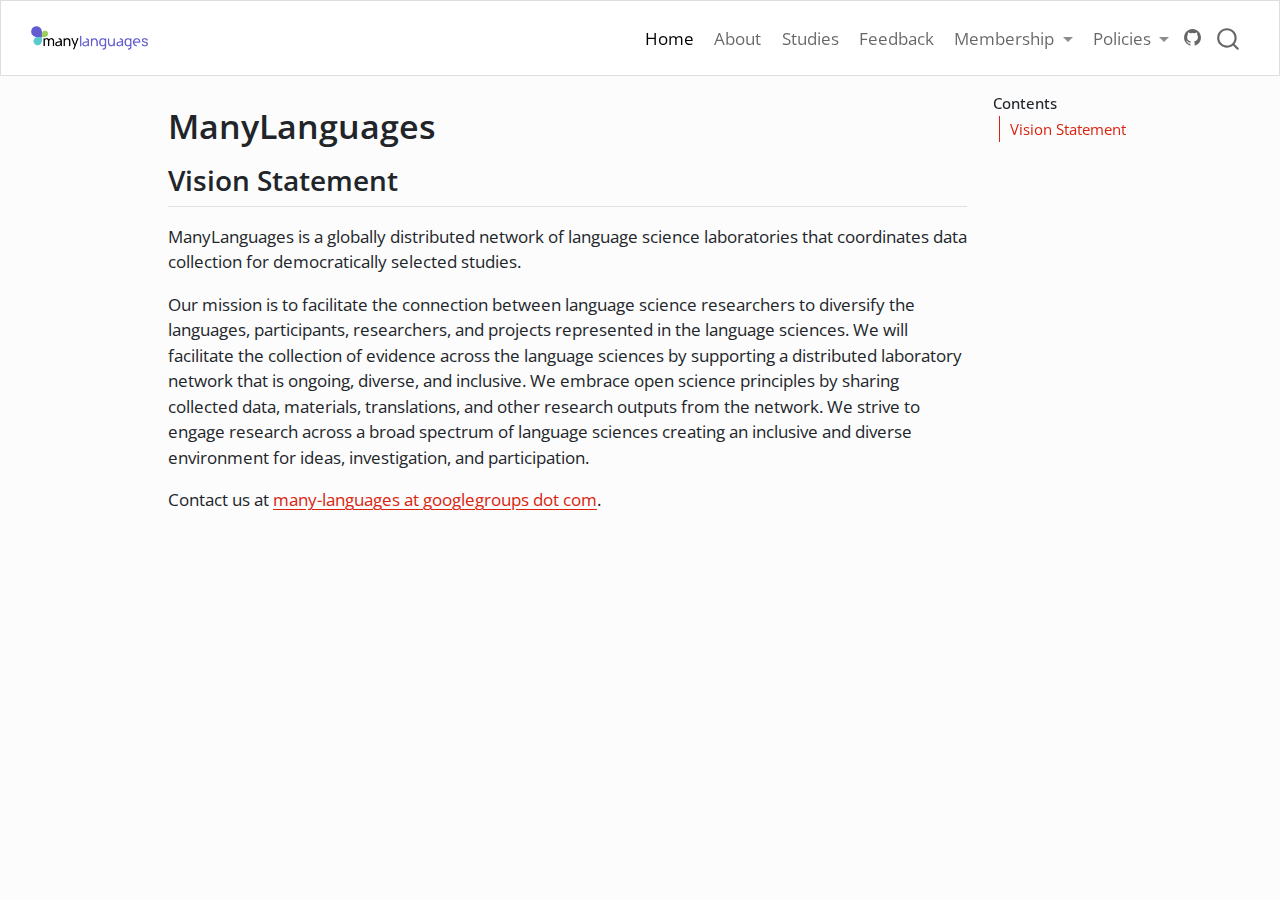
<file: docs/index.html>
<!DOCTYPE html>
<html xmlns="http://www.w3.org/1999/xhtml" lang="en" xml:lang="en"><head>

<meta charset="utf-8">
<meta name="generator" content="quarto-1.5.57">

<meta name="viewport" content="width=device-width, initial-scale=1.0, user-scalable=yes">


<title>ManyLanguages</title>
<style>
code{white-space: pre-wrap;}
span.smallcaps{font-variant: small-caps;}
div.columns{display: flex; gap: min(4vw, 1.5em);}
div.column{flex: auto; overflow-x: auto;}
div.hanging-indent{margin-left: 1.5em; text-indent: -1.5em;}
ul.task-list{list-style: none;}
ul.task-list li input[type="checkbox"] {
  width: 0.8em;
  margin: 0 0.8em 0.2em -1em; /* quarto-specific, see https://github.com/quarto-dev/quarto-cli/issues/4556 */ 
  vertical-align: middle;
}
</style>


<script src="site_libs/quarto-nav/quarto-nav.js"></script>
<script src="site_libs/quarto-nav/headroom.min.js"></script>
<script src="site_libs/clipboard/clipboard.min.js"></script>
<script src="site_libs/quarto-search/autocomplete.umd.js"></script>
<script src="site_libs/quarto-search/fuse.min.js"></script>
<script src="site_libs/quarto-search/quarto-search.js"></script>
<meta name="quarto:offset" content="./">
<script src="site_libs/quarto-html/quarto.js"></script>
<script src="site_libs/quarto-html/popper.min.js"></script>
<script src="site_libs/quarto-html/tippy.umd.min.js"></script>
<script src="site_libs/quarto-html/anchor.min.js"></script>
<link href="site_libs/quarto-html/tippy.css" rel="stylesheet">
<link href="site_libs/quarto-html/quarto-syntax-highlighting.css" rel="stylesheet" id="quarto-text-highlighting-styles">
<script src="site_libs/bootstrap/bootstrap.min.js"></script>
<link href="site_libs/bootstrap/bootstrap-icons.css" rel="stylesheet">
<link href="site_libs/bootstrap/bootstrap.min.css" rel="stylesheet" id="quarto-bootstrap" data-mode="light">
<script id="quarto-search-options" type="application/json">{
  "location": "navbar",
  "copy-button": false,
  "collapse-after": 3,
  "panel-placement": "end",
  "type": "overlay",
  "limit": 50,
  "keyboard-shortcut": [
    "f",
    "/",
    "s"
  ],
  "show-item-context": false,
  "language": {
    "search-no-results-text": "No results",
    "search-matching-documents-text": "matching documents",
    "search-copy-link-title": "Copy link to search",
    "search-hide-matches-text": "Hide additional matches",
    "search-more-match-text": "more match in this document",
    "search-more-matches-text": "more matches in this document",
    "search-clear-button-title": "Clear",
    "search-text-placeholder": "",
    "search-detached-cancel-button-title": "Cancel",
    "search-submit-button-title": "Submit",
    "search-label": "Search"
  }
}</script>


<link rel="stylesheet" href="styles.css">
</head>

<body class="nav-fixed">

<div id="quarto-search-results"></div>
  <header id="quarto-header" class="headroom fixed-top">
    <nav class="navbar navbar-expand-lg " data-bs-theme="dark">
      <div class="navbar-container container-fluid">
      <div class="navbar-brand-container mx-auto">
    <a href="./index.html" class="navbar-brand navbar-brand-logo">
    <img src="./pic/manylang.png" alt="" class="navbar-logo">
    </a>
  </div>
            <div id="quarto-search" class="" title="Search"></div>
          <button class="navbar-toggler" type="button" data-bs-toggle="collapse" data-bs-target="#navbarCollapse" aria-controls="navbarCollapse" role="menu" aria-expanded="false" aria-label="Toggle navigation" onclick="if (window.quartoToggleHeadroom) { window.quartoToggleHeadroom(); }">
  <span class="navbar-toggler-icon"></span>
</button>
          <div class="collapse navbar-collapse" id="navbarCollapse">
            <ul class="navbar-nav navbar-nav-scroll ms-auto">
  <li class="nav-item">
    <a class="nav-link active" href="./index.html" aria-current="page"> 
<span class="menu-text">Home</span></a>
  </li>  
  <li class="nav-item">
    <a class="nav-link" href="./about.html"> 
<span class="menu-text">About</span></a>
  </li>  
  <li class="nav-item">
    <a class="nav-link" href="./studies.html"> 
<span class="menu-text">Studies</span></a>
  </li>  
  <li class="nav-item">
    <a class="nav-link" href="https://forms.gle/9mHjddrMFGzJzVLa8"> 
<span class="menu-text">Feedback</span></a>
  </li>  
  <li class="nav-item dropdown ">
    <a class="nav-link dropdown-toggle" href="#" id="nav-menu-membership" role="link" data-bs-toggle="dropdown" aria-expanded="false">
 <span class="menu-text">Membership</span>
    </a>
    <ul class="dropdown-menu dropdown-menu-end" aria-labelledby="nav-menu-membership">    
        <li>
    <a class="dropdown-item" href="./join.html">
 <span class="dropdown-text">Join and Help</span></a>
  </li>  
        <li>
    <a class="dropdown-item" href="https://canvas.psysciacc.org">
 <span class="dropdown-text">Canvas</span></a>
  </li>  
    </ul>
  </li>
  <li class="nav-item dropdown ">
    <a class="nav-link dropdown-toggle" href="#" id="nav-menu-policies" role="link" data-bs-toggle="dropdown" aria-expanded="false">
 <span class="menu-text">Policies</span>
    </a>
    <ul class="dropdown-menu dropdown-menu-end" aria-labelledby="nav-menu-policies">    
        <li>
    <a class="dropdown-item" href="./cocpolicy.html">
 <span class="dropdown-text">Code of Conduct</span></a>
  </li>  
        <li>
    <a class="dropdown-item" href="./peoplepolicy.html">
 <span class="dropdown-text">People Policies</span></a>
  </li>  
        <li>
    <a class="dropdown-item" href="./studypolicy.html">
 <span class="dropdown-text">Study Policies</span></a>
  </li>  
        <li>
    <a class="dropdown-item" href="./authorpolicy.html">
 <span class="dropdown-text">Authorship Policies</span></a>
  </li>  
        <li>
    <a class="dropdown-item" href="./partners.html">
 <span class="dropdown-text">Partnerships</span></a>
  </li>  
    </ul>
  </li>
</ul>
          </div> <!-- /navcollapse -->
            <div class="quarto-navbar-tools">
    <a href="https://github.com/many-languages/many-languages.github.io" title="" class="quarto-navigation-tool px-1" aria-label=""><i class="bi bi-github"></i></a>
</div>
      </div> <!-- /container-fluid -->
    </nav>
</header>
<!-- content -->
<div id="quarto-content" class="quarto-container page-columns page-rows-contents page-layout-article page-navbar">
<!-- sidebar -->
<!-- margin-sidebar -->
    <div id="quarto-margin-sidebar" class="sidebar margin-sidebar">
        <nav id="TOC" role="doc-toc" class="toc-active">
    <h2 id="toc-title">Contents</h2>
   
  <ul>
  <li><a href="#vision-statement" id="toc-vision-statement" class="nav-link active" data-scroll-target="#vision-statement">Vision Statement</a></li>
  </ul>
</nav>
    </div>
<!-- main -->
<main class="content" id="quarto-document-content">

<header id="title-block-header" class="quarto-title-block default">
<div class="quarto-title">
<h1 class="title">ManyLanguages</h1>
</div>



<div class="quarto-title-meta">

    
  
    
  </div>
  


</header>


<section id="vision-statement" class="level2">
<h2 class="anchored" data-anchor-id="vision-statement">Vision Statement</h2>
<p>ManyLanguages is a globally distributed network of language science laboratories that coordinates data collection for democratically selected studies.</p>
<p>Our mission is to facilitate the connection between language science researchers to diversify the languages, participants, researchers, and projects represented in the language sciences. We will facilitate the collection of evidence across the language sciences by supporting a distributed laboratory network that is ongoing, diverse, and inclusive. We embrace open science principles by sharing collected data, materials, translations, and other research outputs from the network. We strive to engage research across a broad spectrum of language sciences creating an inclusive and diverse environment for ideas, investigation, and participation.</p>
<p>Contact us at <a href="mailto:many-languages@googlegroups.com">many-languages at googlegroups dot com</a>.</p>


</section>

</main> <!-- /main -->
<script id="quarto-html-after-body" type="application/javascript">
window.document.addEventListener("DOMContentLoaded", function (event) {
  const toggleBodyColorMode = (bsSheetEl) => {
    const mode = bsSheetEl.getAttribute("data-mode");
    const bodyEl = window.document.querySelector("body");
    if (mode === "dark") {
      bodyEl.classList.add("quarto-dark");
      bodyEl.classList.remove("quarto-light");
    } else {
      bodyEl.classList.add("quarto-light");
      bodyEl.classList.remove("quarto-dark");
    }
  }
  const toggleBodyColorPrimary = () => {
    const bsSheetEl = window.document.querySelector("link#quarto-bootstrap");
    if (bsSheetEl) {
      toggleBodyColorMode(bsSheetEl);
    }
  }
  toggleBodyColorPrimary();  
  const icon = "";
  const anchorJS = new window.AnchorJS();
  anchorJS.options = {
    placement: 'right',
    icon: icon
  };
  anchorJS.add('.anchored');
  const isCodeAnnotation = (el) => {
    for (const clz of el.classList) {
      if (clz.startsWith('code-annotation-')) {                     
        return true;
      }
    }
    return false;
  }
  const onCopySuccess = function(e) {
    // button target
    const button = e.trigger;
    // don't keep focus
    button.blur();
    // flash "checked"
    button.classList.add('code-copy-button-checked');
    var currentTitle = button.getAttribute("title");
    button.setAttribute("title", "Copied!");
    let tooltip;
    if (window.bootstrap) {
      button.setAttribute("data-bs-toggle", "tooltip");
      button.setAttribute("data-bs-placement", "left");
      button.setAttribute("data-bs-title", "Copied!");
      tooltip = new bootstrap.Tooltip(button, 
        { trigger: "manual", 
          customClass: "code-copy-button-tooltip",
          offset: [0, -8]});
      tooltip.show();    
    }
    setTimeout(function() {
      if (tooltip) {
        tooltip.hide();
        button.removeAttribute("data-bs-title");
        button.removeAttribute("data-bs-toggle");
        button.removeAttribute("data-bs-placement");
      }
      button.setAttribute("title", currentTitle);
      button.classList.remove('code-copy-button-checked');
    }, 1000);
    // clear code selection
    e.clearSelection();
  }
  const getTextToCopy = function(trigger) {
      const codeEl = trigger.previousElementSibling.cloneNode(true);
      for (const childEl of codeEl.children) {
        if (isCodeAnnotation(childEl)) {
          childEl.remove();
        }
      }
      return codeEl.innerText;
  }
  const clipboard = new window.ClipboardJS('.code-copy-button:not([data-in-quarto-modal])', {
    text: getTextToCopy
  });
  clipboard.on('success', onCopySuccess);
  if (window.document.getElementById('quarto-embedded-source-code-modal')) {
    // For code content inside modals, clipBoardJS needs to be initialized with a container option
    // TODO: Check when it could be a function (https://github.com/zenorocha/clipboard.js/issues/860)
    const clipboardModal = new window.ClipboardJS('.code-copy-button[data-in-quarto-modal]', {
      text: getTextToCopy,
      container: window.document.getElementById('quarto-embedded-source-code-modal')
    });
    clipboardModal.on('success', onCopySuccess);
  }
    var localhostRegex = new RegExp(/^(?:http|https):\/\/localhost\:?[0-9]*\//);
    var mailtoRegex = new RegExp(/^mailto:/);
      var filterRegex = new RegExp('/' + window.location.host + '/');
    var isInternal = (href) => {
        return filterRegex.test(href) || localhostRegex.test(href) || mailtoRegex.test(href);
    }
    // Inspect non-navigation links and adorn them if external
 	var links = window.document.querySelectorAll('a[href]:not(.nav-link):not(.navbar-brand):not(.toc-action):not(.sidebar-link):not(.sidebar-item-toggle):not(.pagination-link):not(.no-external):not([aria-hidden]):not(.dropdown-item):not(.quarto-navigation-tool):not(.about-link)');
    for (var i=0; i<links.length; i++) {
      const link = links[i];
      if (!isInternal(link.href)) {
        // undo the damage that might have been done by quarto-nav.js in the case of
        // links that we want to consider external
        if (link.dataset.originalHref !== undefined) {
          link.href = link.dataset.originalHref;
        }
      }
    }
  function tippyHover(el, contentFn, onTriggerFn, onUntriggerFn) {
    const config = {
      allowHTML: true,
      maxWidth: 500,
      delay: 100,
      arrow: false,
      appendTo: function(el) {
          return el.parentElement;
      },
      interactive: true,
      interactiveBorder: 10,
      theme: 'quarto',
      placement: 'bottom-start',
    };
    if (contentFn) {
      config.content = contentFn;
    }
    if (onTriggerFn) {
      config.onTrigger = onTriggerFn;
    }
    if (onUntriggerFn) {
      config.onUntrigger = onUntriggerFn;
    }
    window.tippy(el, config); 
  }
  const noterefs = window.document.querySelectorAll('a[role="doc-noteref"]');
  for (var i=0; i<noterefs.length; i++) {
    const ref = noterefs[i];
    tippyHover(ref, function() {
      // use id or data attribute instead here
      let href = ref.getAttribute('data-footnote-href') || ref.getAttribute('href');
      try { href = new URL(href).hash; } catch {}
      const id = href.replace(/^#\/?/, "");
      const note = window.document.getElementById(id);
      if (note) {
        return note.innerHTML;
      } else {
        return "";
      }
    });
  }
  const xrefs = window.document.querySelectorAll('a.quarto-xref');
  const processXRef = (id, note) => {
    // Strip column container classes
    const stripColumnClz = (el) => {
      el.classList.remove("page-full", "page-columns");
      if (el.children) {
        for (const child of el.children) {
          stripColumnClz(child);
        }
      }
    }
    stripColumnClz(note)
    if (id === null || id.startsWith('sec-')) {
      // Special case sections, only their first couple elements
      const container = document.createElement("div");
      if (note.children && note.children.length > 2) {
        container.appendChild(note.children[0].cloneNode(true));
        for (let i = 1; i < note.children.length; i++) {
          const child = note.children[i];
          if (child.tagName === "P" && child.innerText === "") {
            continue;
          } else {
            container.appendChild(child.cloneNode(true));
            break;
          }
        }
        if (window.Quarto?.typesetMath) {
          window.Quarto.typesetMath(container);
        }
        return container.innerHTML
      } else {
        if (window.Quarto?.typesetMath) {
          window.Quarto.typesetMath(note);
        }
        return note.innerHTML;
      }
    } else {
      // Remove any anchor links if they are present
      const anchorLink = note.querySelector('a.anchorjs-link');
      if (anchorLink) {
        anchorLink.remove();
      }
      if (window.Quarto?.typesetMath) {
        window.Quarto.typesetMath(note);
      }
      // TODO in 1.5, we should make sure this works without a callout special case
      if (note.classList.contains("callout")) {
        return note.outerHTML;
      } else {
        return note.innerHTML;
      }
    }
  }
  for (var i=0; i<xrefs.length; i++) {
    const xref = xrefs[i];
    tippyHover(xref, undefined, function(instance) {
      instance.disable();
      let url = xref.getAttribute('href');
      let hash = undefined; 
      if (url.startsWith('#')) {
        hash = url;
      } else {
        try { hash = new URL(url).hash; } catch {}
      }
      if (hash) {
        const id = hash.replace(/^#\/?/, "");
        const note = window.document.getElementById(id);
        if (note !== null) {
          try {
            const html = processXRef(id, note.cloneNode(true));
            instance.setContent(html);
          } finally {
            instance.enable();
            instance.show();
          }
        } else {
          // See if we can fetch this
          fetch(url.split('#')[0])
          .then(res => res.text())
          .then(html => {
            const parser = new DOMParser();
            const htmlDoc = parser.parseFromString(html, "text/html");
            const note = htmlDoc.getElementById(id);
            if (note !== null) {
              const html = processXRef(id, note);
              instance.setContent(html);
            } 
          }).finally(() => {
            instance.enable();
            instance.show();
          });
        }
      } else {
        // See if we can fetch a full url (with no hash to target)
        // This is a special case and we should probably do some content thinning / targeting
        fetch(url)
        .then(res => res.text())
        .then(html => {
          const parser = new DOMParser();
          const htmlDoc = parser.parseFromString(html, "text/html");
          const note = htmlDoc.querySelector('main.content');
          if (note !== null) {
            // This should only happen for chapter cross references
            // (since there is no id in the URL)
            // remove the first header
            if (note.children.length > 0 && note.children[0].tagName === "HEADER") {
              note.children[0].remove();
            }
            const html = processXRef(null, note);
            instance.setContent(html);
          } 
        }).finally(() => {
          instance.enable();
          instance.show();
        });
      }
    }, function(instance) {
    });
  }
      let selectedAnnoteEl;
      const selectorForAnnotation = ( cell, annotation) => {
        let cellAttr = 'data-code-cell="' + cell + '"';
        let lineAttr = 'data-code-annotation="' +  annotation + '"';
        const selector = 'span[' + cellAttr + '][' + lineAttr + ']';
        return selector;
      }
      const selectCodeLines = (annoteEl) => {
        const doc = window.document;
        const targetCell = annoteEl.getAttribute("data-target-cell");
        const targetAnnotation = annoteEl.getAttribute("data-target-annotation");
        const annoteSpan = window.document.querySelector(selectorForAnnotation(targetCell, targetAnnotation));
        const lines = annoteSpan.getAttribute("data-code-lines").split(",");
        const lineIds = lines.map((line) => {
          return targetCell + "-" + line;
        })
        let top = null;
        let height = null;
        let parent = null;
        if (lineIds.length > 0) {
            //compute the position of the single el (top and bottom and make a div)
            const el = window.document.getElementById(lineIds[0]);
            top = el.offsetTop;
            height = el.offsetHeight;
            parent = el.parentElement.parentElement;
          if (lineIds.length > 1) {
            const lastEl = window.document.getElementById(lineIds[lineIds.length - 1]);
            const bottom = lastEl.offsetTop + lastEl.offsetHeight;
            height = bottom - top;
          }
          if (top !== null && height !== null && parent !== null) {
            // cook up a div (if necessary) and position it 
            let div = window.document.getElementById("code-annotation-line-highlight");
            if (div === null) {
              div = window.document.createElement("div");
              div.setAttribute("id", "code-annotation-line-highlight");
              div.style.position = 'absolute';
              parent.appendChild(div);
            }
            div.style.top = top - 2 + "px";
            div.style.height = height + 4 + "px";
            div.style.left = 0;
            let gutterDiv = window.document.getElementById("code-annotation-line-highlight-gutter");
            if (gutterDiv === null) {
              gutterDiv = window.document.createElement("div");
              gutterDiv.setAttribute("id", "code-annotation-line-highlight-gutter");
              gutterDiv.style.position = 'absolute';
              const codeCell = window.document.getElementById(targetCell);
              const gutter = codeCell.querySelector('.code-annotation-gutter');
              gutter.appendChild(gutterDiv);
            }
            gutterDiv.style.top = top - 2 + "px";
            gutterDiv.style.height = height + 4 + "px";
          }
          selectedAnnoteEl = annoteEl;
        }
      };
      const unselectCodeLines = () => {
        const elementsIds = ["code-annotation-line-highlight", "code-annotation-line-highlight-gutter"];
        elementsIds.forEach((elId) => {
          const div = window.document.getElementById(elId);
          if (div) {
            div.remove();
          }
        });
        selectedAnnoteEl = undefined;
      };
        // Handle positioning of the toggle
    window.addEventListener(
      "resize",
      throttle(() => {
        elRect = undefined;
        if (selectedAnnoteEl) {
          selectCodeLines(selectedAnnoteEl);
        }
      }, 10)
    );
    function throttle(fn, ms) {
    let throttle = false;
    let timer;
      return (...args) => {
        if(!throttle) { // first call gets through
            fn.apply(this, args);
            throttle = true;
        } else { // all the others get throttled
            if(timer) clearTimeout(timer); // cancel #2
            timer = setTimeout(() => {
              fn.apply(this, args);
              timer = throttle = false;
            }, ms);
        }
      };
    }
      // Attach click handler to the DT
      const annoteDls = window.document.querySelectorAll('dt[data-target-cell]');
      for (const annoteDlNode of annoteDls) {
        annoteDlNode.addEventListener('click', (event) => {
          const clickedEl = event.target;
          if (clickedEl !== selectedAnnoteEl) {
            unselectCodeLines();
            const activeEl = window.document.querySelector('dt[data-target-cell].code-annotation-active');
            if (activeEl) {
              activeEl.classList.remove('code-annotation-active');
            }
            selectCodeLines(clickedEl);
            clickedEl.classList.add('code-annotation-active');
          } else {
            // Unselect the line
            unselectCodeLines();
            clickedEl.classList.remove('code-annotation-active');
          }
        });
      }
  const findCites = (el) => {
    const parentEl = el.parentElement;
    if (parentEl) {
      const cites = parentEl.dataset.cites;
      if (cites) {
        return {
          el,
          cites: cites.split(' ')
        };
      } else {
        return findCites(el.parentElement)
      }
    } else {
      return undefined;
    }
  };
  var bibliorefs = window.document.querySelectorAll('a[role="doc-biblioref"]');
  for (var i=0; i<bibliorefs.length; i++) {
    const ref = bibliorefs[i];
    const citeInfo = findCites(ref);
    if (citeInfo) {
      tippyHover(citeInfo.el, function() {
        var popup = window.document.createElement('div');
        citeInfo.cites.forEach(function(cite) {
          var citeDiv = window.document.createElement('div');
          citeDiv.classList.add('hanging-indent');
          citeDiv.classList.add('csl-entry');
          var biblioDiv = window.document.getElementById('ref-' + cite);
          if (biblioDiv) {
            citeDiv.innerHTML = biblioDiv.innerHTML;
          }
          popup.appendChild(citeDiv);
        });
        return popup.innerHTML;
      });
    }
  }
});
</script>
</div> <!-- /content -->




</body></html>
</file>
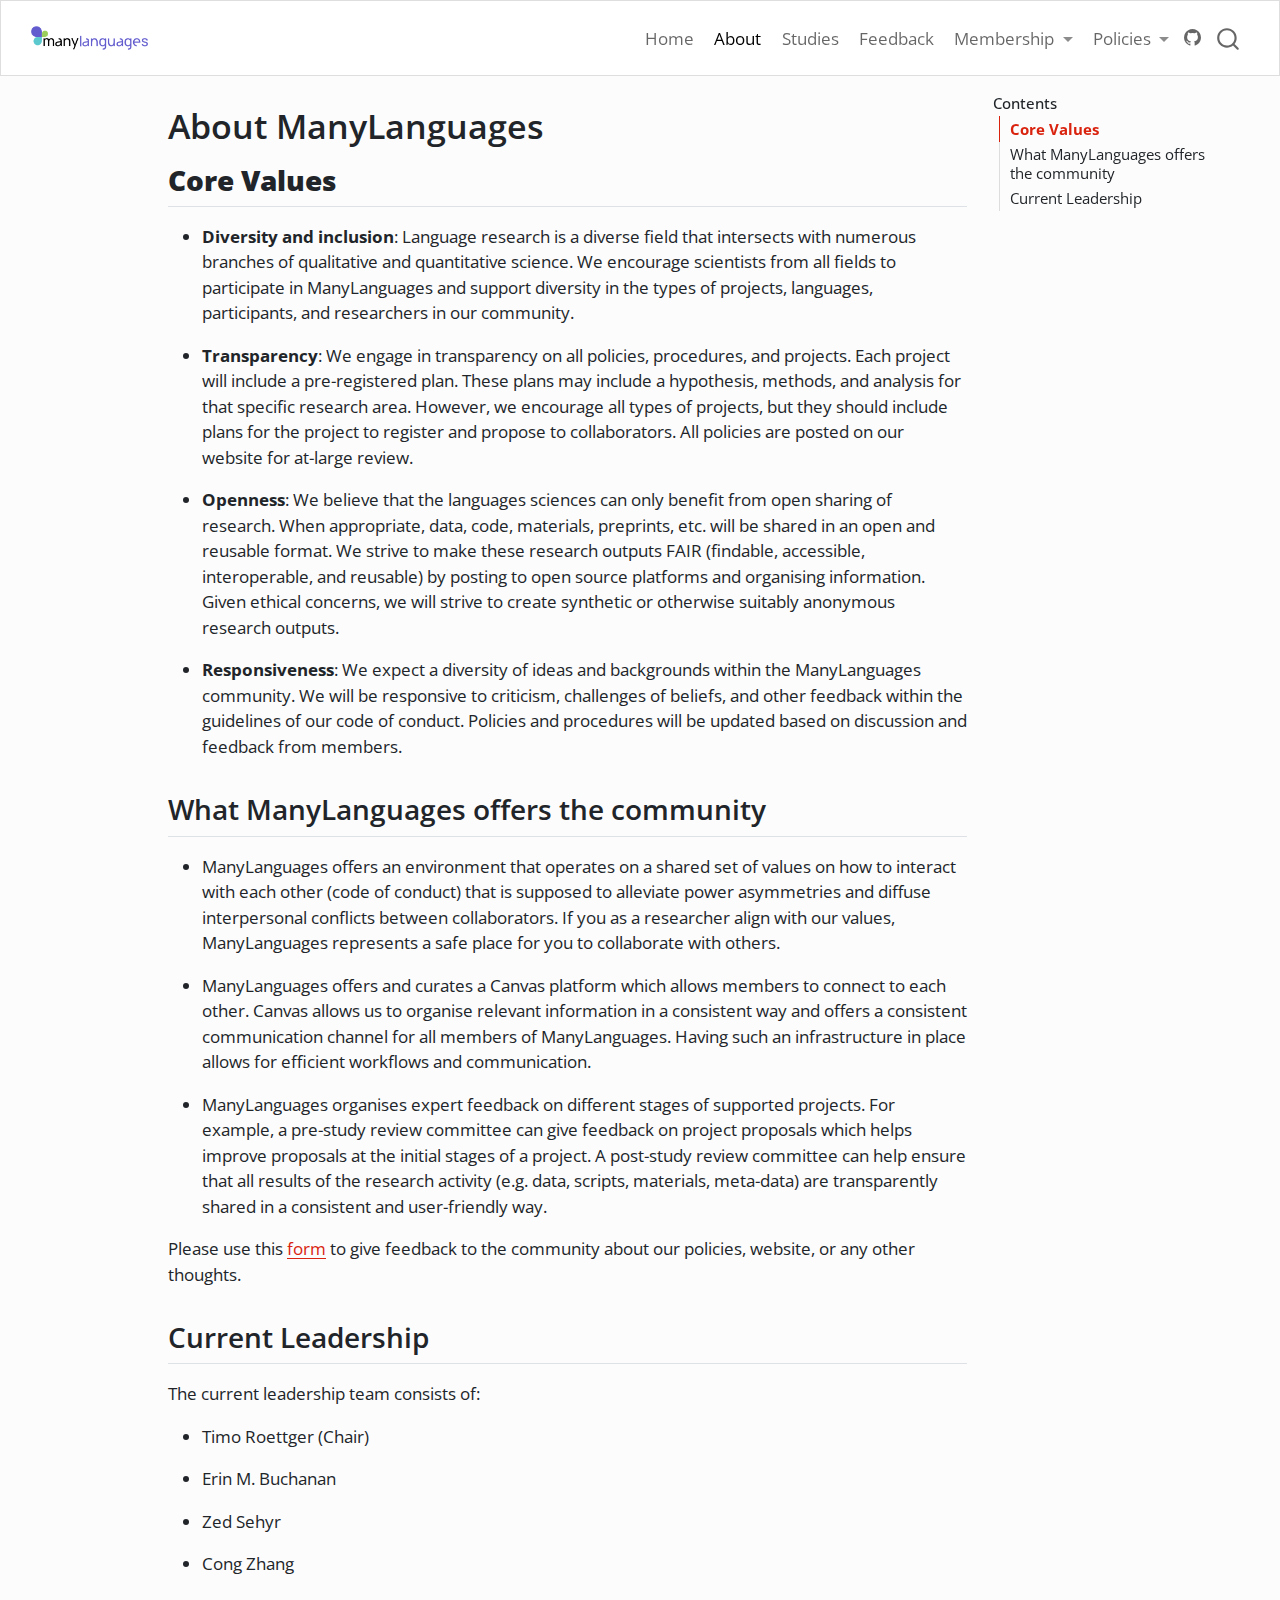
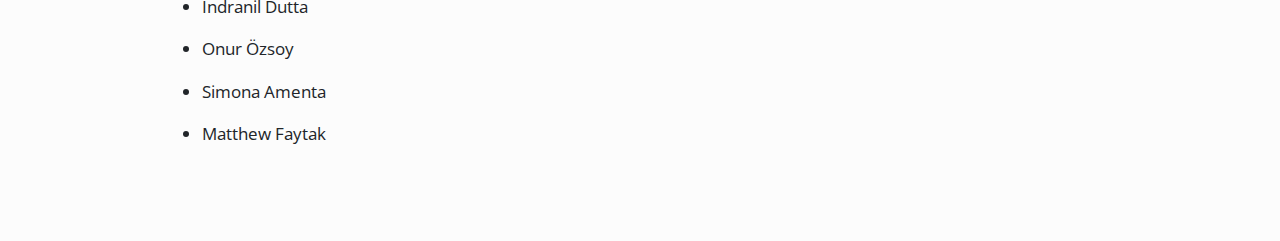
<file: docs/about.html>
<!DOCTYPE html>
<html xmlns="http://www.w3.org/1999/xhtml" lang="en" xml:lang="en"><head>

<meta charset="utf-8">
<meta name="generator" content="quarto-1.5.57">

<meta name="viewport" content="width=device-width, initial-scale=1.0, user-scalable=yes">


<title>About ManyLanguages</title>
<style>
code{white-space: pre-wrap;}
span.smallcaps{font-variant: small-caps;}
div.columns{display: flex; gap: min(4vw, 1.5em);}
div.column{flex: auto; overflow-x: auto;}
div.hanging-indent{margin-left: 1.5em; text-indent: -1.5em;}
ul.task-list{list-style: none;}
ul.task-list li input[type="checkbox"] {
  width: 0.8em;
  margin: 0 0.8em 0.2em -1em; /* quarto-specific, see https://github.com/quarto-dev/quarto-cli/issues/4556 */ 
  vertical-align: middle;
}
</style>


<script src="site_libs/quarto-nav/quarto-nav.js"></script>
<script src="site_libs/quarto-nav/headroom.min.js"></script>
<script src="site_libs/clipboard/clipboard.min.js"></script>
<script src="site_libs/quarto-search/autocomplete.umd.js"></script>
<script src="site_libs/quarto-search/fuse.min.js"></script>
<script src="site_libs/quarto-search/quarto-search.js"></script>
<meta name="quarto:offset" content="./">
<script src="site_libs/quarto-html/quarto.js"></script>
<script src="site_libs/quarto-html/popper.min.js"></script>
<script src="site_libs/quarto-html/tippy.umd.min.js"></script>
<script src="site_libs/quarto-html/anchor.min.js"></script>
<link href="site_libs/quarto-html/tippy.css" rel="stylesheet">
<link href="site_libs/quarto-html/quarto-syntax-highlighting.css" rel="stylesheet" id="quarto-text-highlighting-styles">
<script src="site_libs/bootstrap/bootstrap.min.js"></script>
<link href="site_libs/bootstrap/bootstrap-icons.css" rel="stylesheet">
<link href="site_libs/bootstrap/bootstrap.min.css" rel="stylesheet" id="quarto-bootstrap" data-mode="light">
<script id="quarto-search-options" type="application/json">{
  "location": "navbar",
  "copy-button": false,
  "collapse-after": 3,
  "panel-placement": "end",
  "type": "overlay",
  "limit": 50,
  "keyboard-shortcut": [
    "f",
    "/",
    "s"
  ],
  "show-item-context": false,
  "language": {
    "search-no-results-text": "No results",
    "search-matching-documents-text": "matching documents",
    "search-copy-link-title": "Copy link to search",
    "search-hide-matches-text": "Hide additional matches",
    "search-more-match-text": "more match in this document",
    "search-more-matches-text": "more matches in this document",
    "search-clear-button-title": "Clear",
    "search-text-placeholder": "",
    "search-detached-cancel-button-title": "Cancel",
    "search-submit-button-title": "Submit",
    "search-label": "Search"
  }
}</script>


<link rel="stylesheet" href="styles.css">
</head>

<body class="nav-fixed">

<div id="quarto-search-results"></div>
  <header id="quarto-header" class="headroom fixed-top">
    <nav class="navbar navbar-expand-lg " data-bs-theme="dark">
      <div class="navbar-container container-fluid">
      <div class="navbar-brand-container mx-auto">
    <a href="./index.html" class="navbar-brand navbar-brand-logo">
    <img src="./pic/manylang.png" alt="" class="navbar-logo">
    </a>
  </div>
            <div id="quarto-search" class="" title="Search"></div>
          <button class="navbar-toggler" type="button" data-bs-toggle="collapse" data-bs-target="#navbarCollapse" aria-controls="navbarCollapse" role="menu" aria-expanded="false" aria-label="Toggle navigation" onclick="if (window.quartoToggleHeadroom) { window.quartoToggleHeadroom(); }">
  <span class="navbar-toggler-icon"></span>
</button>
          <div class="collapse navbar-collapse" id="navbarCollapse">
            <ul class="navbar-nav navbar-nav-scroll ms-auto">
  <li class="nav-item">
    <a class="nav-link" href="./index.html"> 
<span class="menu-text">Home</span></a>
  </li>  
  <li class="nav-item">
    <a class="nav-link active" href="./about.html" aria-current="page"> 
<span class="menu-text">About</span></a>
  </li>  
  <li class="nav-item">
    <a class="nav-link" href="./studies.html"> 
<span class="menu-text">Studies</span></a>
  </li>  
  <li class="nav-item">
    <a class="nav-link" href="https://forms.gle/9mHjddrMFGzJzVLa8"> 
<span class="menu-text">Feedback</span></a>
  </li>  
  <li class="nav-item dropdown ">
    <a class="nav-link dropdown-toggle" href="#" id="nav-menu-membership" role="link" data-bs-toggle="dropdown" aria-expanded="false">
 <span class="menu-text">Membership</span>
    </a>
    <ul class="dropdown-menu dropdown-menu-end" aria-labelledby="nav-menu-membership">    
        <li>
    <a class="dropdown-item" href="./join.html">
 <span class="dropdown-text">Join and Help</span></a>
  </li>  
        <li>
    <a class="dropdown-item" href="https://canvas.psysciacc.org">
 <span class="dropdown-text">Canvas</span></a>
  </li>  
    </ul>
  </li>
  <li class="nav-item dropdown ">
    <a class="nav-link dropdown-toggle" href="#" id="nav-menu-policies" role="link" data-bs-toggle="dropdown" aria-expanded="false">
 <span class="menu-text">Policies</span>
    </a>
    <ul class="dropdown-menu dropdown-menu-end" aria-labelledby="nav-menu-policies">    
        <li>
    <a class="dropdown-item" href="./cocpolicy.html">
 <span class="dropdown-text">Code of Conduct</span></a>
  </li>  
        <li>
    <a class="dropdown-item" href="./peoplepolicy.html">
 <span class="dropdown-text">People Policies</span></a>
  </li>  
        <li>
    <a class="dropdown-item" href="./studypolicy.html">
 <span class="dropdown-text">Study Policies</span></a>
  </li>  
        <li>
    <a class="dropdown-item" href="./authorpolicy.html">
 <span class="dropdown-text">Authorship Policies</span></a>
  </li>  
        <li>
    <a class="dropdown-item" href="./partners.html">
 <span class="dropdown-text">Partnerships</span></a>
  </li>  
    </ul>
  </li>
</ul>
          </div> <!-- /navcollapse -->
            <div class="quarto-navbar-tools">
    <a href="https://github.com/many-languages/many-languages.github.io" title="" class="quarto-navigation-tool px-1" aria-label=""><i class="bi bi-github"></i></a>
</div>
      </div> <!-- /container-fluid -->
    </nav>
</header>
<!-- content -->
<div id="quarto-content" class="quarto-container page-columns page-rows-contents page-layout-article page-navbar">
<!-- sidebar -->
<!-- margin-sidebar -->
    <div id="quarto-margin-sidebar" class="sidebar margin-sidebar">
        <nav id="TOC" role="doc-toc" class="toc-active">
    <h2 id="toc-title">Contents</h2>
   
  <ul>
  <li><a href="#core-values" id="toc-core-values" class="nav-link active" data-scroll-target="#core-values"><strong>Core Values</strong></a></li>
  <li><a href="#what-manylanguages-offers-the-community" id="toc-what-manylanguages-offers-the-community" class="nav-link" data-scroll-target="#what-manylanguages-offers-the-community">What ManyLanguages offers the community</a></li>
  <li><a href="#current-leadership" id="toc-current-leadership" class="nav-link" data-scroll-target="#current-leadership">Current Leadership</a></li>
  </ul>
</nav>
    </div>
<!-- main -->
<main class="content" id="quarto-document-content">

<header id="title-block-header" class="quarto-title-block default">
<div class="quarto-title">
<h1 class="title">About ManyLanguages</h1>
</div>



<div class="quarto-title-meta">

    
  
    
  </div>
  


</header>


<section id="core-values" class="level2">
<h2 class="anchored" data-anchor-id="core-values"><strong>Core Values</strong></h2>
<ul>
<li><p><strong>Diversity and inclusion</strong>: Language research is a diverse field that intersects with numerous branches of qualitative and quantitative science. We encourage scientists from all fields to participate in ManyLanguages and support diversity in the types of projects, languages, participants, and researchers in our community.</p></li>
<li><p><strong>Transparency</strong>: We engage in transparency on all policies, procedures, and projects. Each project will include a pre-registered plan. These plans may include a hypothesis, methods, and analysis for that specific research area. However, we encourage all types of projects, but they should include plans for the project to register and propose to collaborators. All policies are posted on our website for at-large review.</p></li>
<li><p><strong>Openness</strong>: We believe that the languages sciences can only benefit from open sharing of research. When appropriate, data, code, materials, preprints, etc. will be shared in an open and reusable format. We strive to make these research outputs FAIR (findable, accessible, interoperable, and reusable) by posting to open source platforms and organising information. Given ethical concerns, we will strive to create synthetic or otherwise suitably anonymous research outputs.</p></li>
<li><p><strong>Responsiveness</strong>: We expect a diversity of ideas and backgrounds within the ManyLanguages community. We will be responsive to criticism, challenges of beliefs, and other feedback within the guidelines of our code of conduct. Policies and procedures will be updated based on discussion and feedback from members.</p></li>
</ul>
</section>
<section id="what-manylanguages-offers-the-community" class="level2">
<h2 class="anchored" data-anchor-id="what-manylanguages-offers-the-community">What ManyLanguages offers the community</h2>
<ul>
<li><p>ManyLanguages offers an environment that operates on a shared set of values on how to interact with each other (code of conduct) that is supposed to alleviate power asymmetries and diffuse interpersonal conflicts between collaborators. If you as a researcher align with our values, ManyLanguages represents a safe place for you to collaborate with others.&nbsp;</p></li>
<li><p>ManyLanguages offers and curates a Canvas platform which allows members to connect to each other. Canvas allows us to organise relevant information in a consistent way and offers a consistent communication channel for all members of ManyLanguages. Having such an infrastructure in place allows for efficient workflows and communication.</p></li>
<li><p>ManyLanguages organises expert feedback on different stages of supported projects. For example, a pre-study review committee can give feedback on project proposals which helps improve proposals at the initial stages of a project. A post-study review committee can help ensure that all results of the research activity (e.g.&nbsp;data, scripts, materials, meta-data) are transparently shared in a consistent and user-friendly way.&nbsp;</p></li>
</ul>
<p>Please use this <a href="https://forms.gle/9mHjddrMFGzJzVLa8">form</a> to give feedback to the community about our policies, website, or any other thoughts.</p>
</section>
<section id="current-leadership" class="level2">
<h2 class="anchored" data-anchor-id="current-leadership">Current Leadership</h2>
<p>The current leadership team consists of:</p>
<ul>
<li><p>Timo Roettger (Chair)</p></li>
<li><p>Erin M. Buchanan</p></li>
<li><p>Zed Sehyr</p></li>
<li><p>Cong Zhang</p></li>
<li><p>Indranil Dutta</p></li>
<li><p>Onur Özsoy</p></li>
<li><p>Simona Amenta</p></li>
<li><p>Matthew Faytak</p></li>
</ul>


</section>

</main> <!-- /main -->
<script id="quarto-html-after-body" type="application/javascript">
window.document.addEventListener("DOMContentLoaded", function (event) {
  const toggleBodyColorMode = (bsSheetEl) => {
    const mode = bsSheetEl.getAttribute("data-mode");
    const bodyEl = window.document.querySelector("body");
    if (mode === "dark") {
      bodyEl.classList.add("quarto-dark");
      bodyEl.classList.remove("quarto-light");
    } else {
      bodyEl.classList.add("quarto-light");
      bodyEl.classList.remove("quarto-dark");
    }
  }
  const toggleBodyColorPrimary = () => {
    const bsSheetEl = window.document.querySelector("link#quarto-bootstrap");
    if (bsSheetEl) {
      toggleBodyColorMode(bsSheetEl);
    }
  }
  toggleBodyColorPrimary();  
  const icon = "";
  const anchorJS = new window.AnchorJS();
  anchorJS.options = {
    placement: 'right',
    icon: icon
  };
  anchorJS.add('.anchored');
  const isCodeAnnotation = (el) => {
    for (const clz of el.classList) {
      if (clz.startsWith('code-annotation-')) {                     
        return true;
      }
    }
    return false;
  }
  const onCopySuccess = function(e) {
    // button target
    const button = e.trigger;
    // don't keep focus
    button.blur();
    // flash "checked"
    button.classList.add('code-copy-button-checked');
    var currentTitle = button.getAttribute("title");
    button.setAttribute("title", "Copied!");
    let tooltip;
    if (window.bootstrap) {
      button.setAttribute("data-bs-toggle", "tooltip");
      button.setAttribute("data-bs-placement", "left");
      button.setAttribute("data-bs-title", "Copied!");
      tooltip = new bootstrap.Tooltip(button, 
        { trigger: "manual", 
          customClass: "code-copy-button-tooltip",
          offset: [0, -8]});
      tooltip.show();    
    }
    setTimeout(function() {
      if (tooltip) {
        tooltip.hide();
        button.removeAttribute("data-bs-title");
        button.removeAttribute("data-bs-toggle");
        button.removeAttribute("data-bs-placement");
      }
      button.setAttribute("title", currentTitle);
      button.classList.remove('code-copy-button-checked');
    }, 1000);
    // clear code selection
    e.clearSelection();
  }
  const getTextToCopy = function(trigger) {
      const codeEl = trigger.previousElementSibling.cloneNode(true);
      for (const childEl of codeEl.children) {
        if (isCodeAnnotation(childEl)) {
          childEl.remove();
        }
      }
      return codeEl.innerText;
  }
  const clipboard = new window.ClipboardJS('.code-copy-button:not([data-in-quarto-modal])', {
    text: getTextToCopy
  });
  clipboard.on('success', onCopySuccess);
  if (window.document.getElementById('quarto-embedded-source-code-modal')) {
    // For code content inside modals, clipBoardJS needs to be initialized with a container option
    // TODO: Check when it could be a function (https://github.com/zenorocha/clipboard.js/issues/860)
    const clipboardModal = new window.ClipboardJS('.code-copy-button[data-in-quarto-modal]', {
      text: getTextToCopy,
      container: window.document.getElementById('quarto-embedded-source-code-modal')
    });
    clipboardModal.on('success', onCopySuccess);
  }
    var localhostRegex = new RegExp(/^(?:http|https):\/\/localhost\:?[0-9]*\//);
    var mailtoRegex = new RegExp(/^mailto:/);
      var filterRegex = new RegExp('/' + window.location.host + '/');
    var isInternal = (href) => {
        return filterRegex.test(href) || localhostRegex.test(href) || mailtoRegex.test(href);
    }
    // Inspect non-navigation links and adorn them if external
 	var links = window.document.querySelectorAll('a[href]:not(.nav-link):not(.navbar-brand):not(.toc-action):not(.sidebar-link):not(.sidebar-item-toggle):not(.pagination-link):not(.no-external):not([aria-hidden]):not(.dropdown-item):not(.quarto-navigation-tool):not(.about-link)');
    for (var i=0; i<links.length; i++) {
      const link = links[i];
      if (!isInternal(link.href)) {
        // undo the damage that might have been done by quarto-nav.js in the case of
        // links that we want to consider external
        if (link.dataset.originalHref !== undefined) {
          link.href = link.dataset.originalHref;
        }
      }
    }
  function tippyHover(el, contentFn, onTriggerFn, onUntriggerFn) {
    const config = {
      allowHTML: true,
      maxWidth: 500,
      delay: 100,
      arrow: false,
      appendTo: function(el) {
          return el.parentElement;
      },
      interactive: true,
      interactiveBorder: 10,
      theme: 'quarto',
      placement: 'bottom-start',
    };
    if (contentFn) {
      config.content = contentFn;
    }
    if (onTriggerFn) {
      config.onTrigger = onTriggerFn;
    }
    if (onUntriggerFn) {
      config.onUntrigger = onUntriggerFn;
    }
    window.tippy(el, config); 
  }
  const noterefs = window.document.querySelectorAll('a[role="doc-noteref"]');
  for (var i=0; i<noterefs.length; i++) {
    const ref = noterefs[i];
    tippyHover(ref, function() {
      // use id or data attribute instead here
      let href = ref.getAttribute('data-footnote-href') || ref.getAttribute('href');
      try { href = new URL(href).hash; } catch {}
      const id = href.replace(/^#\/?/, "");
      const note = window.document.getElementById(id);
      if (note) {
        return note.innerHTML;
      } else {
        return "";
      }
    });
  }
  const xrefs = window.document.querySelectorAll('a.quarto-xref');
  const processXRef = (id, note) => {
    // Strip column container classes
    const stripColumnClz = (el) => {
      el.classList.remove("page-full", "page-columns");
      if (el.children) {
        for (const child of el.children) {
          stripColumnClz(child);
        }
      }
    }
    stripColumnClz(note)
    if (id === null || id.startsWith('sec-')) {
      // Special case sections, only their first couple elements
      const container = document.createElement("div");
      if (note.children && note.children.length > 2) {
        container.appendChild(note.children[0].cloneNode(true));
        for (let i = 1; i < note.children.length; i++) {
          const child = note.children[i];
          if (child.tagName === "P" && child.innerText === "") {
            continue;
          } else {
            container.appendChild(child.cloneNode(true));
            break;
          }
        }
        if (window.Quarto?.typesetMath) {
          window.Quarto.typesetMath(container);
        }
        return container.innerHTML
      } else {
        if (window.Quarto?.typesetMath) {
          window.Quarto.typesetMath(note);
        }
        return note.innerHTML;
      }
    } else {
      // Remove any anchor links if they are present
      const anchorLink = note.querySelector('a.anchorjs-link');
      if (anchorLink) {
        anchorLink.remove();
      }
      if (window.Quarto?.typesetMath) {
        window.Quarto.typesetMath(note);
      }
      // TODO in 1.5, we should make sure this works without a callout special case
      if (note.classList.contains("callout")) {
        return note.outerHTML;
      } else {
        return note.innerHTML;
      }
    }
  }
  for (var i=0; i<xrefs.length; i++) {
    const xref = xrefs[i];
    tippyHover(xref, undefined, function(instance) {
      instance.disable();
      let url = xref.getAttribute('href');
      let hash = undefined; 
      if (url.startsWith('#')) {
        hash = url;
      } else {
        try { hash = new URL(url).hash; } catch {}
      }
      if (hash) {
        const id = hash.replace(/^#\/?/, "");
        const note = window.document.getElementById(id);
        if (note !== null) {
          try {
            const html = processXRef(id, note.cloneNode(true));
            instance.setContent(html);
          } finally {
            instance.enable();
            instance.show();
          }
        } else {
          // See if we can fetch this
          fetch(url.split('#')[0])
          .then(res => res.text())
          .then(html => {
            const parser = new DOMParser();
            const htmlDoc = parser.parseFromString(html, "text/html");
            const note = htmlDoc.getElementById(id);
            if (note !== null) {
              const html = processXRef(id, note);
              instance.setContent(html);
            } 
          }).finally(() => {
            instance.enable();
            instance.show();
          });
        }
      } else {
        // See if we can fetch a full url (with no hash to target)
        // This is a special case and we should probably do some content thinning / targeting
        fetch(url)
        .then(res => res.text())
        .then(html => {
          const parser = new DOMParser();
          const htmlDoc = parser.parseFromString(html, "text/html");
          const note = htmlDoc.querySelector('main.content');
          if (note !== null) {
            // This should only happen for chapter cross references
            // (since there is no id in the URL)
            // remove the first header
            if (note.children.length > 0 && note.children[0].tagName === "HEADER") {
              note.children[0].remove();
            }
            const html = processXRef(null, note);
            instance.setContent(html);
          } 
        }).finally(() => {
          instance.enable();
          instance.show();
        });
      }
    }, function(instance) {
    });
  }
      let selectedAnnoteEl;
      const selectorForAnnotation = ( cell, annotation) => {
        let cellAttr = 'data-code-cell="' + cell + '"';
        let lineAttr = 'data-code-annotation="' +  annotation + '"';
        const selector = 'span[' + cellAttr + '][' + lineAttr + ']';
        return selector;
      }
      const selectCodeLines = (annoteEl) => {
        const doc = window.document;
        const targetCell = annoteEl.getAttribute("data-target-cell");
        const targetAnnotation = annoteEl.getAttribute("data-target-annotation");
        const annoteSpan = window.document.querySelector(selectorForAnnotation(targetCell, targetAnnotation));
        const lines = annoteSpan.getAttribute("data-code-lines").split(",");
        const lineIds = lines.map((line) => {
          return targetCell + "-" + line;
        })
        let top = null;
        let height = null;
        let parent = null;
        if (lineIds.length > 0) {
            //compute the position of the single el (top and bottom and make a div)
            const el = window.document.getElementById(lineIds[0]);
            top = el.offsetTop;
            height = el.offsetHeight;
            parent = el.parentElement.parentElement;
          if (lineIds.length > 1) {
            const lastEl = window.document.getElementById(lineIds[lineIds.length - 1]);
            const bottom = lastEl.offsetTop + lastEl.offsetHeight;
            height = bottom - top;
          }
          if (top !== null && height !== null && parent !== null) {
            // cook up a div (if necessary) and position it 
            let div = window.document.getElementById("code-annotation-line-highlight");
            if (div === null) {
              div = window.document.createElement("div");
              div.setAttribute("id", "code-annotation-line-highlight");
              div.style.position = 'absolute';
              parent.appendChild(div);
            }
            div.style.top = top - 2 + "px";
            div.style.height = height + 4 + "px";
            div.style.left = 0;
            let gutterDiv = window.document.getElementById("code-annotation-line-highlight-gutter");
            if (gutterDiv === null) {
              gutterDiv = window.document.createElement("div");
              gutterDiv.setAttribute("id", "code-annotation-line-highlight-gutter");
              gutterDiv.style.position = 'absolute';
              const codeCell = window.document.getElementById(targetCell);
              const gutter = codeCell.querySelector('.code-annotation-gutter');
              gutter.appendChild(gutterDiv);
            }
            gutterDiv.style.top = top - 2 + "px";
            gutterDiv.style.height = height + 4 + "px";
          }
          selectedAnnoteEl = annoteEl;
        }
      };
      const unselectCodeLines = () => {
        const elementsIds = ["code-annotation-line-highlight", "code-annotation-line-highlight-gutter"];
        elementsIds.forEach((elId) => {
          const div = window.document.getElementById(elId);
          if (div) {
            div.remove();
          }
        });
        selectedAnnoteEl = undefined;
      };
        // Handle positioning of the toggle
    window.addEventListener(
      "resize",
      throttle(() => {
        elRect = undefined;
        if (selectedAnnoteEl) {
          selectCodeLines(selectedAnnoteEl);
        }
      }, 10)
    );
    function throttle(fn, ms) {
    let throttle = false;
    let timer;
      return (...args) => {
        if(!throttle) { // first call gets through
            fn.apply(this, args);
            throttle = true;
        } else { // all the others get throttled
            if(timer) clearTimeout(timer); // cancel #2
            timer = setTimeout(() => {
              fn.apply(this, args);
              timer = throttle = false;
            }, ms);
        }
      };
    }
      // Attach click handler to the DT
      const annoteDls = window.document.querySelectorAll('dt[data-target-cell]');
      for (const annoteDlNode of annoteDls) {
        annoteDlNode.addEventListener('click', (event) => {
          const clickedEl = event.target;
          if (clickedEl !== selectedAnnoteEl) {
            unselectCodeLines();
            const activeEl = window.document.querySelector('dt[data-target-cell].code-annotation-active');
            if (activeEl) {
              activeEl.classList.remove('code-annotation-active');
            }
            selectCodeLines(clickedEl);
            clickedEl.classList.add('code-annotation-active');
          } else {
            // Unselect the line
            unselectCodeLines();
            clickedEl.classList.remove('code-annotation-active');
          }
        });
      }
  const findCites = (el) => {
    const parentEl = el.parentElement;
    if (parentEl) {
      const cites = parentEl.dataset.cites;
      if (cites) {
        return {
          el,
          cites: cites.split(' ')
        };
      } else {
        return findCites(el.parentElement)
      }
    } else {
      return undefined;
    }
  };
  var bibliorefs = window.document.querySelectorAll('a[role="doc-biblioref"]');
  for (var i=0; i<bibliorefs.length; i++) {
    const ref = bibliorefs[i];
    const citeInfo = findCites(ref);
    if (citeInfo) {
      tippyHover(citeInfo.el, function() {
        var popup = window.document.createElement('div');
        citeInfo.cites.forEach(function(cite) {
          var citeDiv = window.document.createElement('div');
          citeDiv.classList.add('hanging-indent');
          citeDiv.classList.add('csl-entry');
          var biblioDiv = window.document.getElementById('ref-' + cite);
          if (biblioDiv) {
            citeDiv.innerHTML = biblioDiv.innerHTML;
          }
          popup.appendChild(citeDiv);
        });
        return popup.innerHTML;
      });
    }
  }
});
</script>
</div> <!-- /content -->




</body></html>
</file>
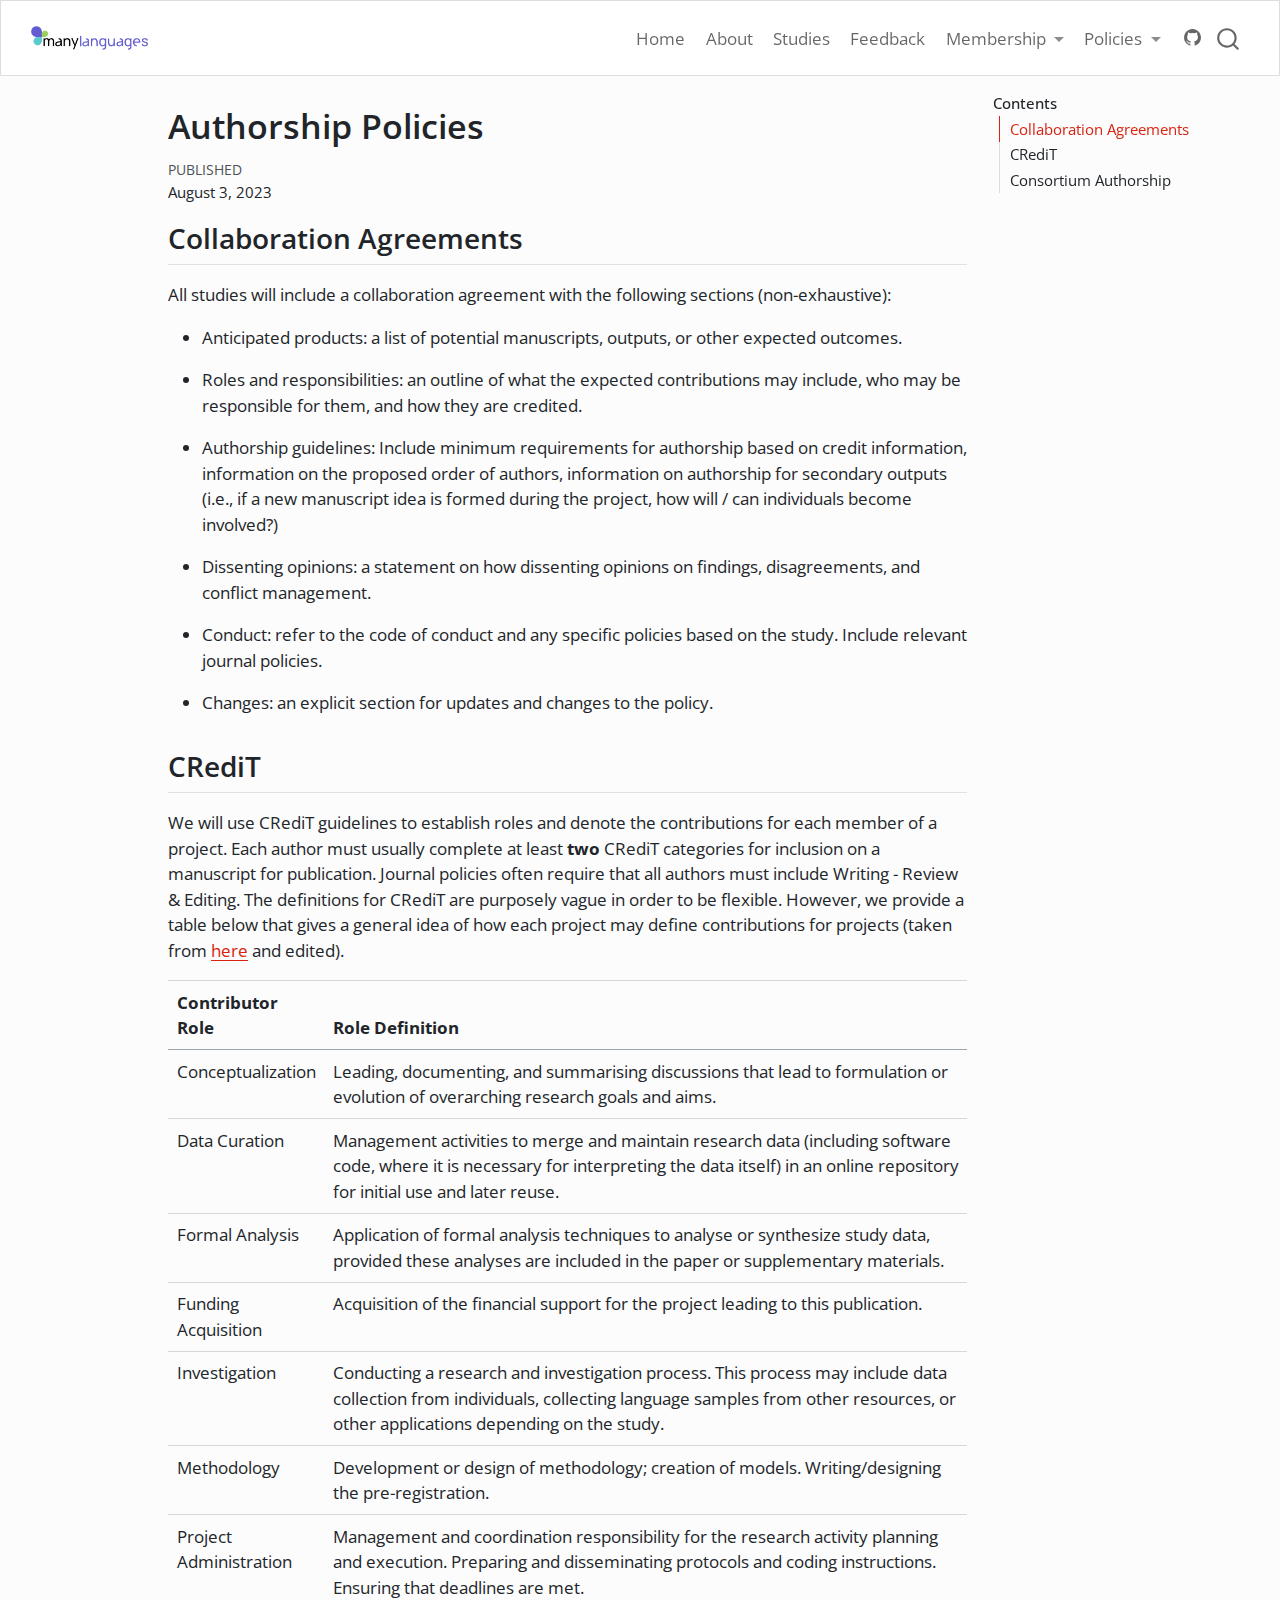
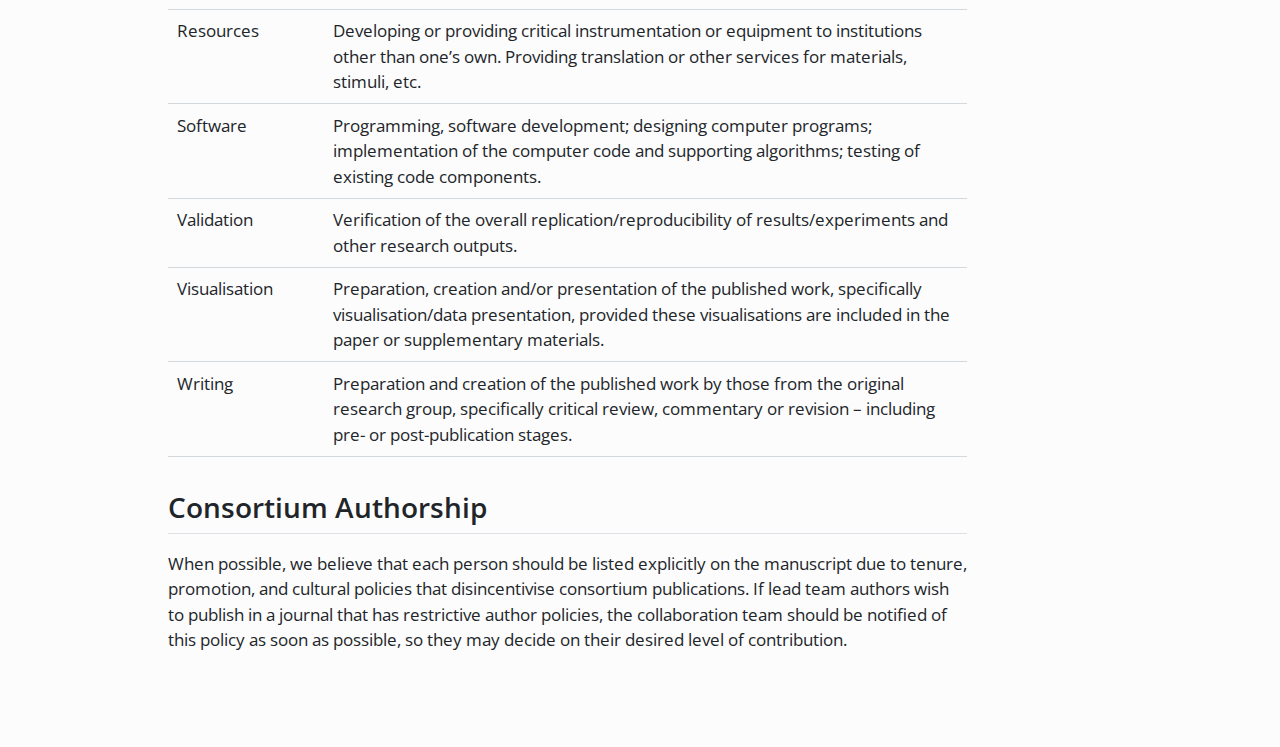
<file: docs/authorpolicy.html>
<!DOCTYPE html>
<html xmlns="http://www.w3.org/1999/xhtml" lang="en" xml:lang="en"><head>

<meta charset="utf-8">
<meta name="generator" content="quarto-1.3.450">

<meta name="viewport" content="width=device-width, initial-scale=1.0, user-scalable=yes">

<meta name="dcterms.date" content="2023-08-03">

<title>Authorship Policies</title>
<style>
code{white-space: pre-wrap;}
span.smallcaps{font-variant: small-caps;}
div.columns{display: flex; gap: min(4vw, 1.5em);}
div.column{flex: auto; overflow-x: auto;}
div.hanging-indent{margin-left: 1.5em; text-indent: -1.5em;}
ul.task-list{list-style: none;}
ul.task-list li input[type="checkbox"] {
  width: 0.8em;
  margin: 0 0.8em 0.2em -1em; /* quarto-specific, see https://github.com/quarto-dev/quarto-cli/issues/4556 */ 
  vertical-align: middle;
}
</style>


<script src="site_libs/quarto-nav/quarto-nav.js"></script>
<script src="site_libs/quarto-nav/headroom.min.js"></script>
<script src="site_libs/clipboard/clipboard.min.js"></script>
<script src="site_libs/quarto-search/autocomplete.umd.js"></script>
<script src="site_libs/quarto-search/fuse.min.js"></script>
<script src="site_libs/quarto-search/quarto-search.js"></script>
<meta name="quarto:offset" content="./">
<script src="site_libs/quarto-html/quarto.js"></script>
<script src="site_libs/quarto-html/popper.min.js"></script>
<script src="site_libs/quarto-html/tippy.umd.min.js"></script>
<script src="site_libs/quarto-html/anchor.min.js"></script>
<link href="site_libs/quarto-html/tippy.css" rel="stylesheet">
<link href="site_libs/quarto-html/quarto-syntax-highlighting.css" rel="stylesheet" id="quarto-text-highlighting-styles">
<script src="site_libs/bootstrap/bootstrap.min.js"></script>
<link href="site_libs/bootstrap/bootstrap-icons.css" rel="stylesheet">
<link href="site_libs/bootstrap/bootstrap.min.css" rel="stylesheet" id="quarto-bootstrap" data-mode="light">
<script id="quarto-search-options" type="application/json">{
  "location": "navbar",
  "copy-button": false,
  "collapse-after": 3,
  "panel-placement": "end",
  "type": "overlay",
  "limit": 20,
  "language": {
    "search-no-results-text": "No results",
    "search-matching-documents-text": "matching documents",
    "search-copy-link-title": "Copy link to search",
    "search-hide-matches-text": "Hide additional matches",
    "search-more-match-text": "more match in this document",
    "search-more-matches-text": "more matches in this document",
    "search-clear-button-title": "Clear",
    "search-detached-cancel-button-title": "Cancel",
    "search-submit-button-title": "Submit",
    "search-label": "Search"
  }
}</script>


<link rel="stylesheet" href="styles.css">
</head>

<body class="nav-fixed">

<div id="quarto-search-results"></div>
  <header id="quarto-header" class="headroom fixed-top">
    <nav class="navbar navbar-expand-lg navbar-dark ">
      <div class="navbar-container container-fluid">
      <div class="navbar-brand-container">
    <a href="./index.html" class="navbar-brand navbar-brand-logo">
    <img src="./pic/manylang.png" alt="" class="navbar-logo">
    </a>
  </div>
            <div id="quarto-search" class="" title="Search"></div>
          <button class="navbar-toggler" type="button" data-bs-toggle="collapse" data-bs-target="#navbarCollapse" aria-controls="navbarCollapse" aria-expanded="false" aria-label="Toggle navigation" onclick="if (window.quartoToggleHeadroom) { window.quartoToggleHeadroom(); }">
  <span class="navbar-toggler-icon"></span>
</button>
          <div class="collapse navbar-collapse" id="navbarCollapse">
            <ul class="navbar-nav navbar-nav-scroll ms-auto">
  <li class="nav-item">
    <a class="nav-link" href="./index.html" rel="" target="">
 <span class="menu-text">Home</span></a>
  </li>  
  <li class="nav-item">
    <a class="nav-link" href="./about.html" rel="" target="">
 <span class="menu-text">About</span></a>
  </li>  
  <li class="nav-item">
    <a class="nav-link" href="./studies.html" rel="" target="">
 <span class="menu-text">Studies</span></a>
  </li>  
  <li class="nav-item">
    <a class="nav-link" href="https://forms.gle/9mHjddrMFGzJzVLa8" rel="" target="">
 <span class="menu-text">Feedback</span></a>
  </li>  
  <li class="nav-item dropdown ">
    <a class="nav-link dropdown-toggle" href="#" id="nav-menu-membership" role="button" data-bs-toggle="dropdown" aria-expanded="false" rel="" target="">
 <span class="menu-text">Membership</span>
    </a>
    <ul class="dropdown-menu dropdown-menu-end" aria-labelledby="nav-menu-membership">    
        <li>
    <a class="dropdown-item" href="./join.html" rel="" target="">
 <span class="dropdown-text">Join and Help</span></a>
  </li>  
        <li>
    <a class="dropdown-item" href="https://canvas.psysciacc.org" rel="" target="">
 <span class="dropdown-text">Canvas</span></a>
  </li>  
    </ul>
  </li>
  <li class="nav-item dropdown ">
    <a class="nav-link dropdown-toggle" href="#" id="nav-menu-policies" role="button" data-bs-toggle="dropdown" aria-expanded="false" rel="" target="">
 <span class="menu-text">Policies</span>
    </a>
    <ul class="dropdown-menu dropdown-menu-end" aria-labelledby="nav-menu-policies">    
        <li>
    <a class="dropdown-item" href="./cocpolicy.html" rel="" target="">
 <span class="dropdown-text">Code of Conduct</span></a>
  </li>  
        <li>
    <a class="dropdown-item" href="./peoplepolicy.html" rel="" target="">
 <span class="dropdown-text">People Policies</span></a>
  </li>  
        <li>
    <a class="dropdown-item" href="./studypolicy.html" rel="" target="">
 <span class="dropdown-text">Study Policies</span></a>
  </li>  
        <li>
    <a class="dropdown-item" href="./authorpolicy.html" rel="" target="">
 <span class="dropdown-text">Authorship Policies</span></a>
  </li>  
        <li>
    <a class="dropdown-item" href="./partners.html" rel="" target="">
 <span class="dropdown-text">Partnerships</span></a>
  </li>  
    </ul>
  </li>
</ul>
            <div class="quarto-navbar-tools">
    <a href="https://github.com/many-languages/many-languages.github.io" rel="" title="" class="quarto-navigation-tool px-1" aria-label=""><i class="bi bi-github"></i></a>
</div>
          </div> <!-- /navcollapse -->
      </div> <!-- /container-fluid -->
    </nav>
</header>
<!-- content -->
<div id="quarto-content" class="quarto-container page-columns page-rows-contents page-layout-article page-navbar">
<!-- sidebar -->
<!-- margin-sidebar -->
    <div id="quarto-margin-sidebar" class="sidebar margin-sidebar">
        <nav id="TOC" role="doc-toc" class="toc-active">
    <h2 id="toc-title">Contents</h2>
   
  <ul>
  <li><a href="#collaboration-agreements" id="toc-collaboration-agreements" class="nav-link active" data-scroll-target="#collaboration-agreements">Collaboration Agreements</a></li>
  <li><a href="#credit" id="toc-credit" class="nav-link" data-scroll-target="#credit">CRediT</a></li>
  <li><a href="#consortium-authorship" id="toc-consortium-authorship" class="nav-link" data-scroll-target="#consortium-authorship">Consortium Authorship</a></li>
  </ul>
</nav>
    </div>
<!-- main -->
<main class="content" id="quarto-document-content">

<header id="title-block-header" class="quarto-title-block default">
<div class="quarto-title">
<h1 class="title">Authorship Policies</h1>
</div>



<div class="quarto-title-meta">

    
    <div>
    <div class="quarto-title-meta-heading">Published</div>
    <div class="quarto-title-meta-contents">
      <p class="date">August 3, 2023</p>
    </div>
  </div>
  
    
  </div>
  

</header>

<section id="collaboration-agreements" class="level2">
<h2 class="anchored" data-anchor-id="collaboration-agreements">Collaboration Agreements</h2>
<p>All studies will include a collaboration agreement with the following sections (non-exhaustive):</p>
<ul>
<li><p>Anticipated products: a list of potential manuscripts, outputs, or other expected outcomes.</p></li>
<li><p>Roles and responsibilities: an outline of what the expected contributions may include, who may be responsible for them, and how they are credited.</p></li>
<li><p>Authorship guidelines: Include minimum requirements for authorship based on credit information, information on the proposed order of authors, information on authorship for secondary outputs (i.e., if a new manuscript idea is formed during the project, how will / can individuals become involved?)</p></li>
<li><p>Dissenting opinions: a statement on how dissenting opinions on findings, disagreements, and conflict management.</p></li>
<li><p>Conduct: refer to the code of conduct and any specific policies based on the study. Include relevant journal policies.</p></li>
<li><p>Changes: an explicit section for updates and changes to the policy.</p></li>
</ul>
</section>
<section id="credit" class="level2">
<h2 class="anchored" data-anchor-id="credit">CRediT</h2>
<p>We will use CRediT guidelines to establish roles and denote the contributions for each member of a project. Each author must usually complete at least <strong>two</strong> CRediT categories for inclusion on a manuscript for publication. Journal policies often require that all authors must include Writing - Review &amp; Editing. The definitions for CRediT are purposely vague in order to be flexible. However, we provide a table below that gives a general idea of how each project may define contributions for projects (taken from <a href="https://manyprimates.github.io/authorship/">here</a> and edited).</p>
<table class="table">
<colgroup>
<col style="width: 10%">
<col style="width: 89%">
</colgroup>
<thead>
<tr class="header">
<th>Contributor Role</th>
<th>Role Definition</th>
</tr>
</thead>
<tbody>
<tr class="odd">
<td>Conceptualization</td>
<td>Leading, documenting, and summarising discussions that lead to formulation or evolution of overarching research goals and aims.</td>
</tr>
<tr class="even">
<td>Data Curation</td>
<td>Management activities to merge and maintain research data (including software code, where it is necessary for interpreting the data itself) in an online repository for initial use and later reuse.</td>
</tr>
<tr class="odd">
<td>Formal Analysis</td>
<td>Application of formal analysis techniques to analyse or synthesize study data, provided these analyses are included in the paper or supplementary materials.</td>
</tr>
<tr class="even">
<td>Funding Acquisition</td>
<td>Acquisition of the financial support for the project leading to this publication.</td>
</tr>
<tr class="odd">
<td>Investigation</td>
<td>Conducting a research and investigation process. This process may include data collection from individuals, collecting language samples from other resources, or other applications depending on the study.</td>
</tr>
<tr class="even">
<td>Methodology</td>
<td>Development or design of methodology; creation of models. Writing/designing the pre-registration.</td>
</tr>
<tr class="odd">
<td>Project Administration</td>
<td>Management and coordination responsibility for the research activity planning and execution. Preparing and disseminating protocols and coding instructions. Ensuring that deadlines are met.</td>
</tr>
<tr class="even">
<td>Resources</td>
<td>Developing or providing critical instrumentation or equipment to institutions other than one’s own. Providing translation or other services for materials, stimuli, etc.</td>
</tr>
<tr class="odd">
<td>Software</td>
<td>Programming, software development; designing computer programs; implementation of the computer code and supporting algorithms; testing of existing code components.</td>
</tr>
<tr class="even">
<td>Validation</td>
<td>Verification of the overall replication/reproducibility of results/experiments and other research outputs.</td>
</tr>
<tr class="odd">
<td>Visualisation</td>
<td>Preparation, creation and/or presentation of the published work, specifically visualisation/data presentation, provided these visualisations are included in the paper or supplementary materials.</td>
</tr>
<tr class="even">
<td>Writing</td>
<td>Preparation and creation of the published work by those from the original research group, specifically critical review, commentary or revision – including pre- or post-publication stages.</td>
</tr>
</tbody>
</table>
</section>
<section id="consortium-authorship" class="level2">
<h2 class="anchored" data-anchor-id="consortium-authorship">Consortium Authorship</h2>
<p>When possible, we believe that each person should be listed explicitly on the manuscript due to tenure, promotion, and cultural policies that disincentivise consortium publications. If lead team authors wish to publish in a journal that has restrictive author policies, the collaboration team should be notified of this policy as soon as possible, so they may decide on their desired level of contribution.</p>


</section>

</main> <!-- /main -->
<script id="quarto-html-after-body" type="application/javascript">
window.document.addEventListener("DOMContentLoaded", function (event) {
  const toggleBodyColorMode = (bsSheetEl) => {
    const mode = bsSheetEl.getAttribute("data-mode");
    const bodyEl = window.document.querySelector("body");
    if (mode === "dark") {
      bodyEl.classList.add("quarto-dark");
      bodyEl.classList.remove("quarto-light");
    } else {
      bodyEl.classList.add("quarto-light");
      bodyEl.classList.remove("quarto-dark");
    }
  }
  const toggleBodyColorPrimary = () => {
    const bsSheetEl = window.document.querySelector("link#quarto-bootstrap");
    if (bsSheetEl) {
      toggleBodyColorMode(bsSheetEl);
    }
  }
  toggleBodyColorPrimary();  
  const icon = "";
  const anchorJS = new window.AnchorJS();
  anchorJS.options = {
    placement: 'right',
    icon: icon
  };
  anchorJS.add('.anchored');
  const isCodeAnnotation = (el) => {
    for (const clz of el.classList) {
      if (clz.startsWith('code-annotation-')) {                     
        return true;
      }
    }
    return false;
  }
  const clipboard = new window.ClipboardJS('.code-copy-button', {
    text: function(trigger) {
      const codeEl = trigger.previousElementSibling.cloneNode(true);
      for (const childEl of codeEl.children) {
        if (isCodeAnnotation(childEl)) {
          childEl.remove();
        }
      }
      return codeEl.innerText;
    }
  });
  clipboard.on('success', function(e) {
    // button target
    const button = e.trigger;
    // don't keep focus
    button.blur();
    // flash "checked"
    button.classList.add('code-copy-button-checked');
    var currentTitle = button.getAttribute("title");
    button.setAttribute("title", "Copied!");
    let tooltip;
    if (window.bootstrap) {
      button.setAttribute("data-bs-toggle", "tooltip");
      button.setAttribute("data-bs-placement", "left");
      button.setAttribute("data-bs-title", "Copied!");
      tooltip = new bootstrap.Tooltip(button, 
        { trigger: "manual", 
          customClass: "code-copy-button-tooltip",
          offset: [0, -8]});
      tooltip.show();    
    }
    setTimeout(function() {
      if (tooltip) {
        tooltip.hide();
        button.removeAttribute("data-bs-title");
        button.removeAttribute("data-bs-toggle");
        button.removeAttribute("data-bs-placement");
      }
      button.setAttribute("title", currentTitle);
      button.classList.remove('code-copy-button-checked');
    }, 1000);
    // clear code selection
    e.clearSelection();
  });
  function tippyHover(el, contentFn) {
    const config = {
      allowHTML: true,
      content: contentFn,
      maxWidth: 500,
      delay: 100,
      arrow: false,
      appendTo: function(el) {
          return el.parentElement;
      },
      interactive: true,
      interactiveBorder: 10,
      theme: 'quarto',
      placement: 'bottom-start'
    };
    window.tippy(el, config); 
  }
  const noterefs = window.document.querySelectorAll('a[role="doc-noteref"]');
  for (var i=0; i<noterefs.length; i++) {
    const ref = noterefs[i];
    tippyHover(ref, function() {
      // use id or data attribute instead here
      let href = ref.getAttribute('data-footnote-href') || ref.getAttribute('href');
      try { href = new URL(href).hash; } catch {}
      const id = href.replace(/^#\/?/, "");
      const note = window.document.getElementById(id);
      return note.innerHTML;
    });
  }
      let selectedAnnoteEl;
      const selectorForAnnotation = ( cell, annotation) => {
        let cellAttr = 'data-code-cell="' + cell + '"';
        let lineAttr = 'data-code-annotation="' +  annotation + '"';
        const selector = 'span[' + cellAttr + '][' + lineAttr + ']';
        return selector;
      }
      const selectCodeLines = (annoteEl) => {
        const doc = window.document;
        const targetCell = annoteEl.getAttribute("data-target-cell");
        const targetAnnotation = annoteEl.getAttribute("data-target-annotation");
        const annoteSpan = window.document.querySelector(selectorForAnnotation(targetCell, targetAnnotation));
        const lines = annoteSpan.getAttribute("data-code-lines").split(",");
        const lineIds = lines.map((line) => {
          return targetCell + "-" + line;
        })
        let top = null;
        let height = null;
        let parent = null;
        if (lineIds.length > 0) {
            //compute the position of the single el (top and bottom and make a div)
            const el = window.document.getElementById(lineIds[0]);
            top = el.offsetTop;
            height = el.offsetHeight;
            parent = el.parentElement.parentElement;
          if (lineIds.length > 1) {
            const lastEl = window.document.getElementById(lineIds[lineIds.length - 1]);
            const bottom = lastEl.offsetTop + lastEl.offsetHeight;
            height = bottom - top;
          }
          if (top !== null && height !== null && parent !== null) {
            // cook up a div (if necessary) and position it 
            let div = window.document.getElementById("code-annotation-line-highlight");
            if (div === null) {
              div = window.document.createElement("div");
              div.setAttribute("id", "code-annotation-line-highlight");
              div.style.position = 'absolute';
              parent.appendChild(div);
            }
            div.style.top = top - 2 + "px";
            div.style.height = height + 4 + "px";
            let gutterDiv = window.document.getElementById("code-annotation-line-highlight-gutter");
            if (gutterDiv === null) {
              gutterDiv = window.document.createElement("div");
              gutterDiv.setAttribute("id", "code-annotation-line-highlight-gutter");
              gutterDiv.style.position = 'absolute';
              const codeCell = window.document.getElementById(targetCell);
              const gutter = codeCell.querySelector('.code-annotation-gutter');
              gutter.appendChild(gutterDiv);
            }
            gutterDiv.style.top = top - 2 + "px";
            gutterDiv.style.height = height + 4 + "px";
          }
          selectedAnnoteEl = annoteEl;
        }
      };
      const unselectCodeLines = () => {
        const elementsIds = ["code-annotation-line-highlight", "code-annotation-line-highlight-gutter"];
        elementsIds.forEach((elId) => {
          const div = window.document.getElementById(elId);
          if (div) {
            div.remove();
          }
        });
        selectedAnnoteEl = undefined;
      };
      // Attach click handler to the DT
      const annoteDls = window.document.querySelectorAll('dt[data-target-cell]');
      for (const annoteDlNode of annoteDls) {
        annoteDlNode.addEventListener('click', (event) => {
          const clickedEl = event.target;
          if (clickedEl !== selectedAnnoteEl) {
            unselectCodeLines();
            const activeEl = window.document.querySelector('dt[data-target-cell].code-annotation-active');
            if (activeEl) {
              activeEl.classList.remove('code-annotation-active');
            }
            selectCodeLines(clickedEl);
            clickedEl.classList.add('code-annotation-active');
          } else {
            // Unselect the line
            unselectCodeLines();
            clickedEl.classList.remove('code-annotation-active');
          }
        });
      }
  const findCites = (el) => {
    const parentEl = el.parentElement;
    if (parentEl) {
      const cites = parentEl.dataset.cites;
      if (cites) {
        return {
          el,
          cites: cites.split(' ')
        };
      } else {
        return findCites(el.parentElement)
      }
    } else {
      return undefined;
    }
  };
  var bibliorefs = window.document.querySelectorAll('a[role="doc-biblioref"]');
  for (var i=0; i<bibliorefs.length; i++) {
    const ref = bibliorefs[i];
    const citeInfo = findCites(ref);
    if (citeInfo) {
      tippyHover(citeInfo.el, function() {
        var popup = window.document.createElement('div');
        citeInfo.cites.forEach(function(cite) {
          var citeDiv = window.document.createElement('div');
          citeDiv.classList.add('hanging-indent');
          citeDiv.classList.add('csl-entry');
          var biblioDiv = window.document.getElementById('ref-' + cite);
          if (biblioDiv) {
            citeDiv.innerHTML = biblioDiv.innerHTML;
          }
          popup.appendChild(citeDiv);
        });
        return popup.innerHTML;
      });
    }
  }
});
</script>
</div> <!-- /content -->



</body></html>
</file>
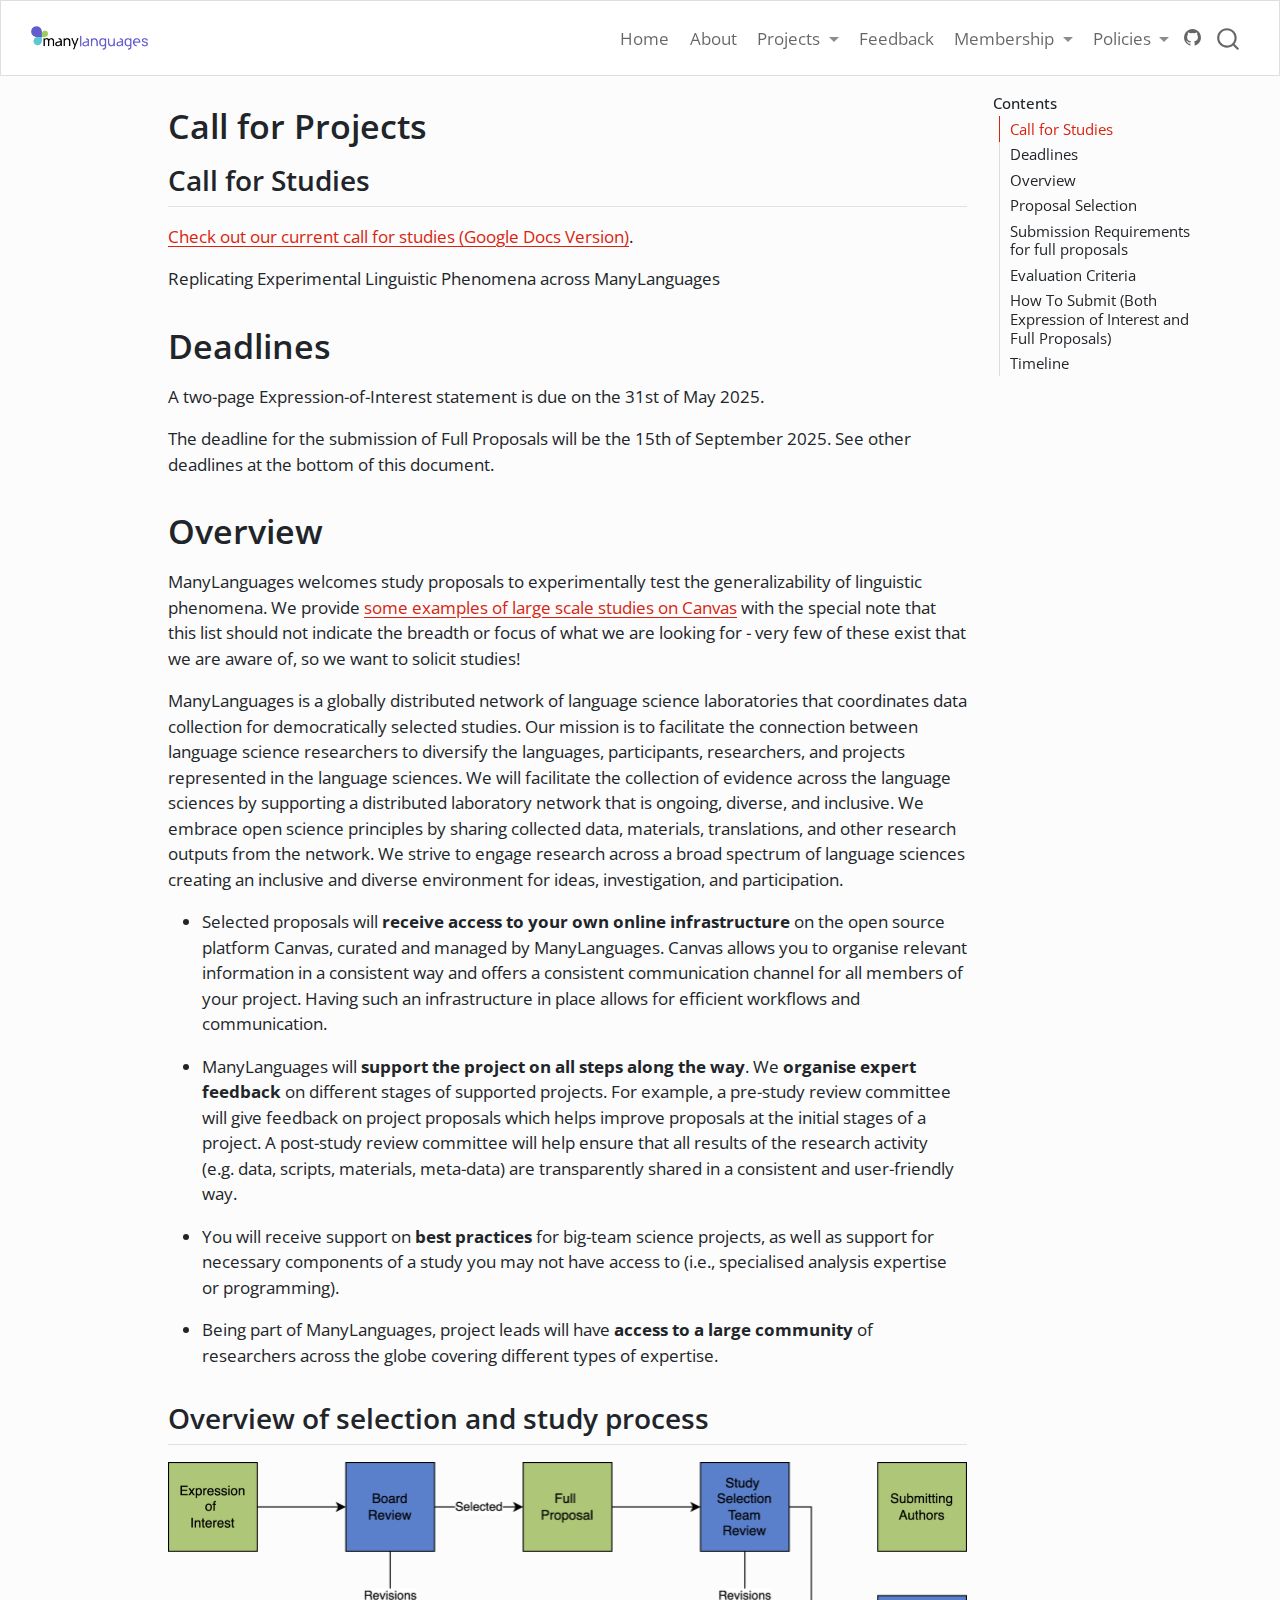
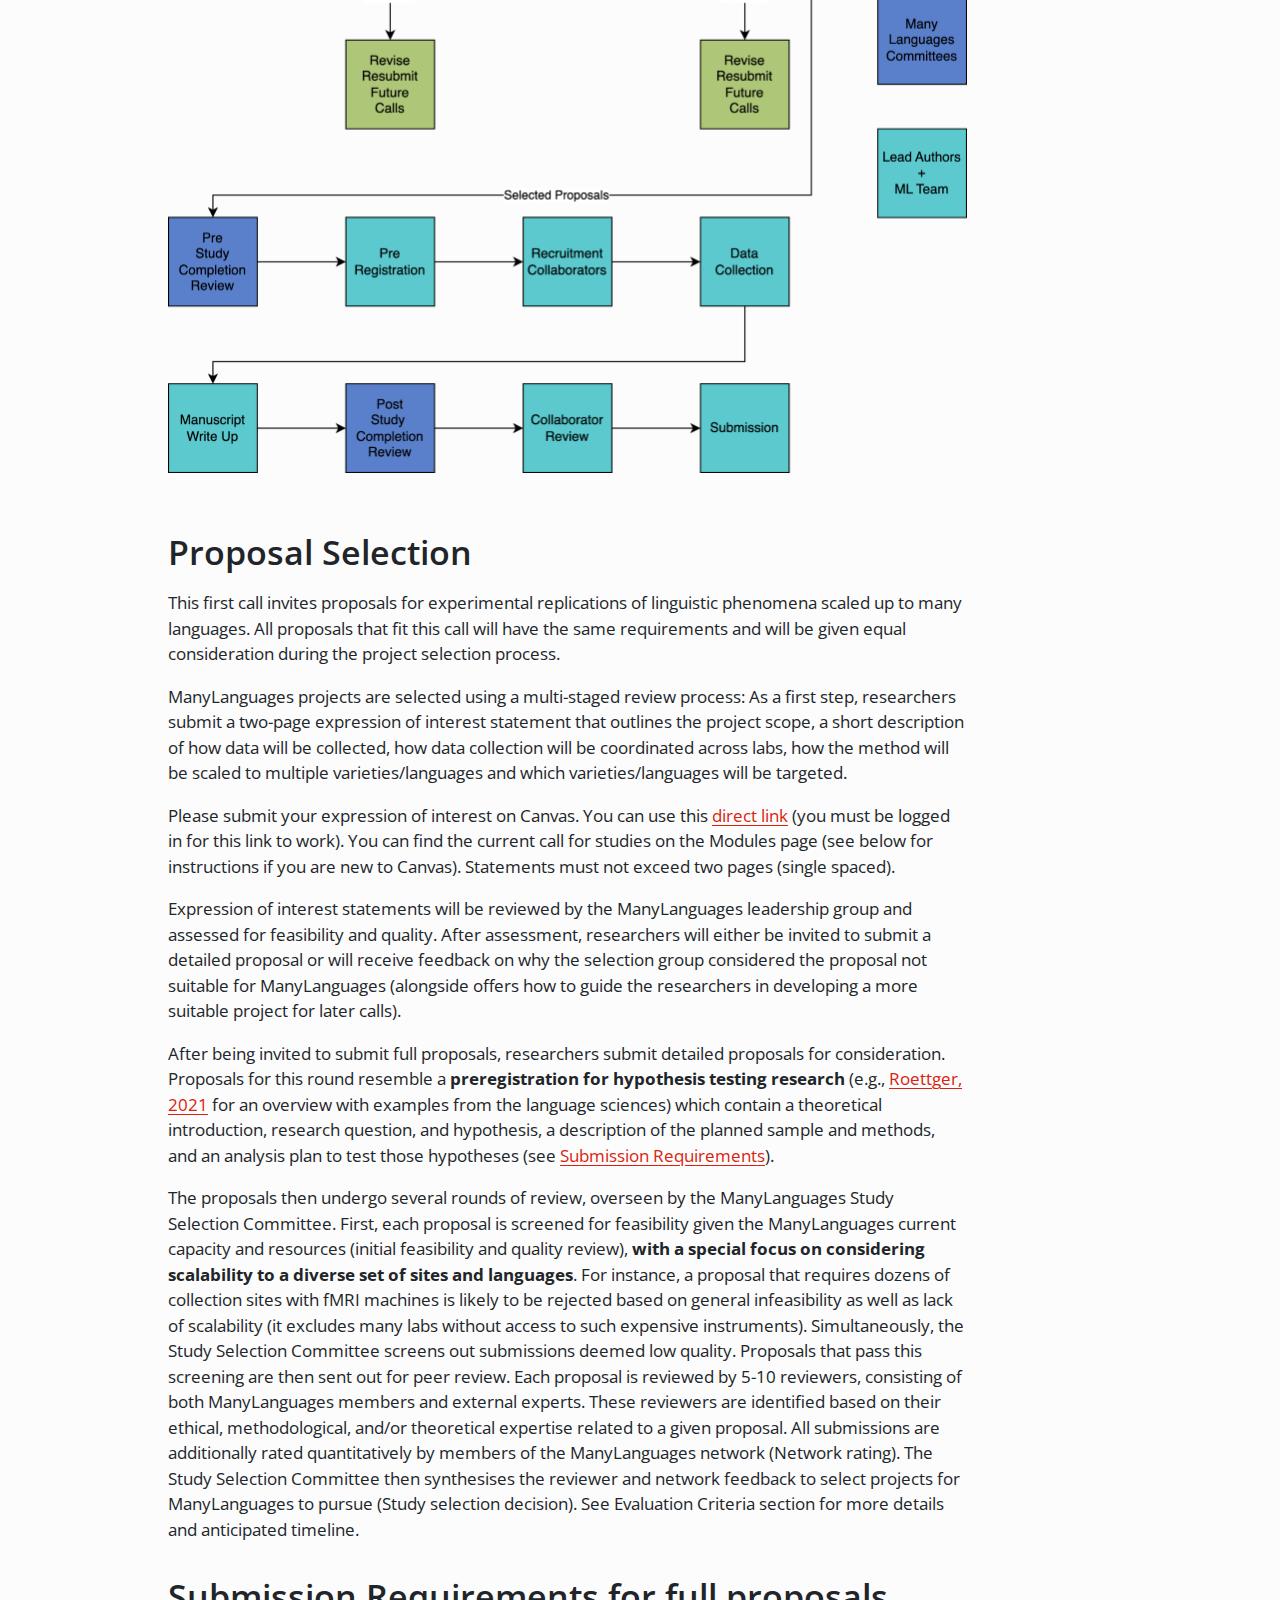
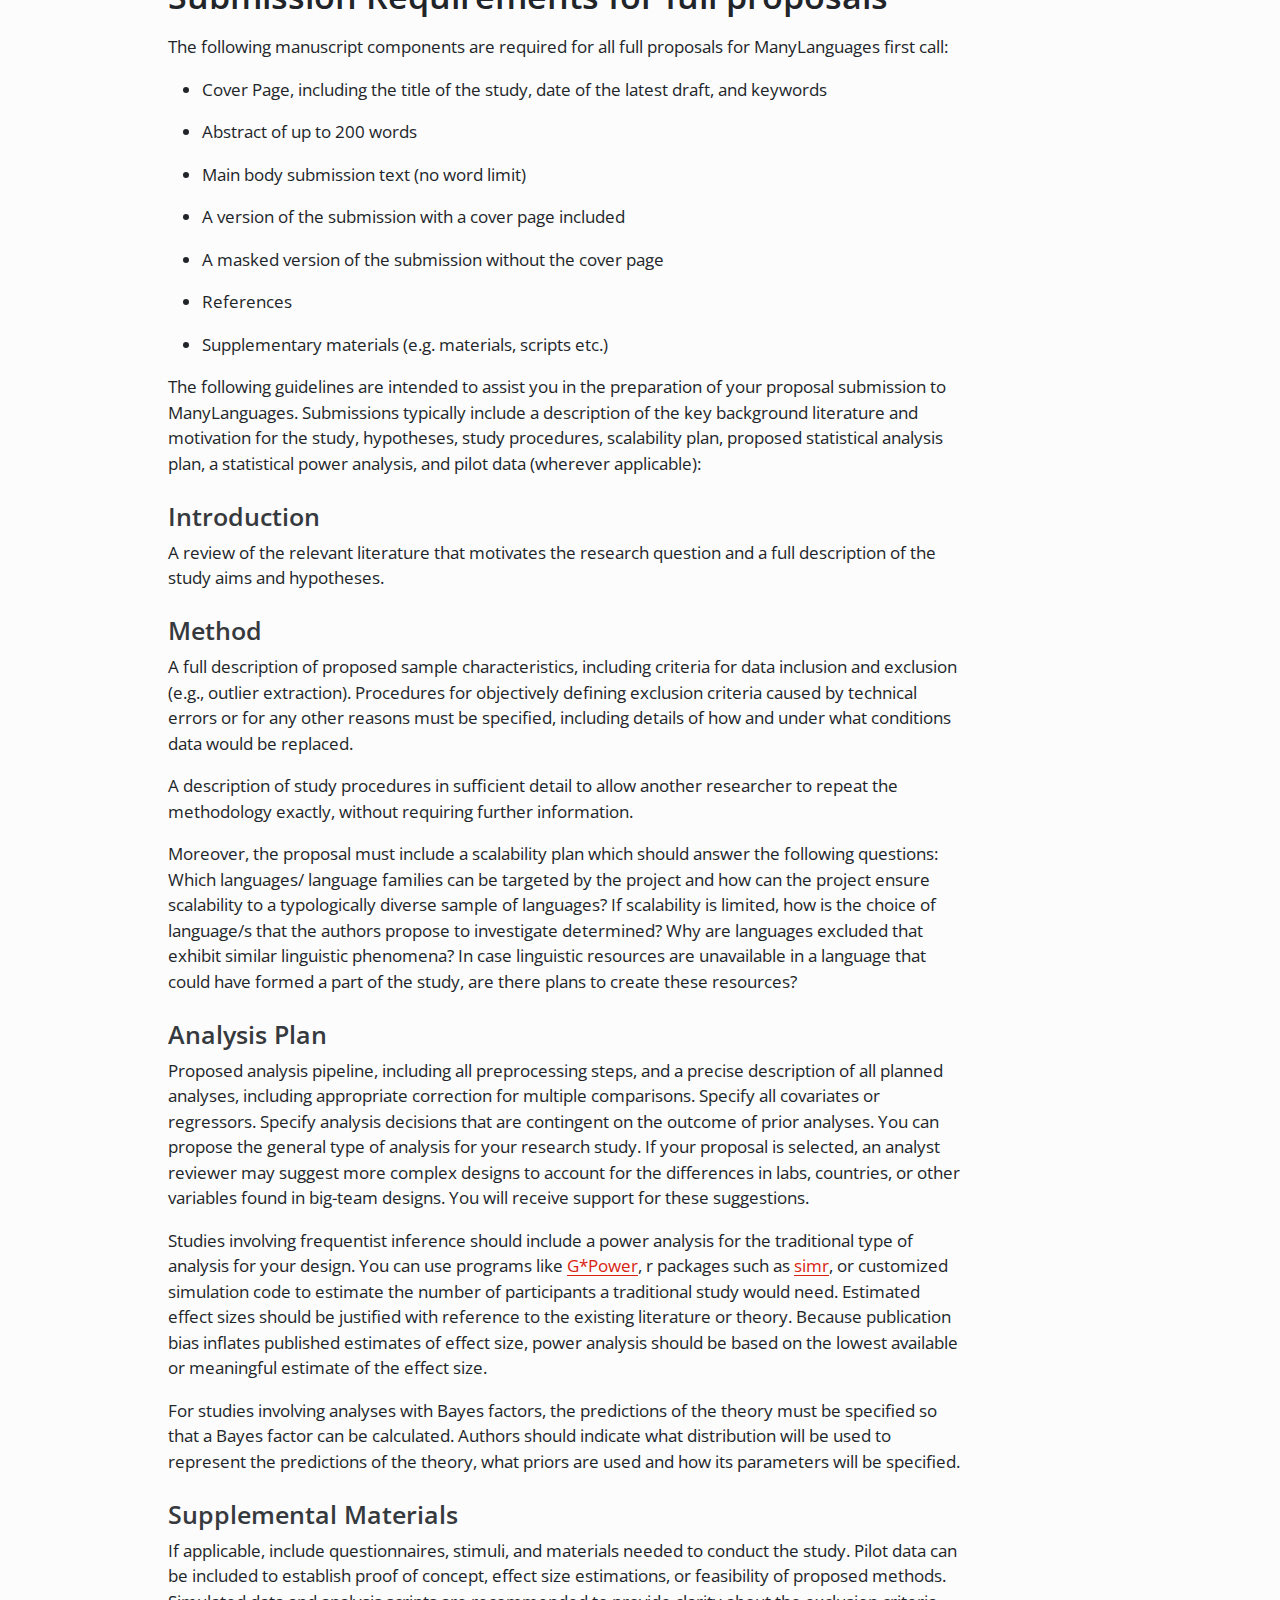
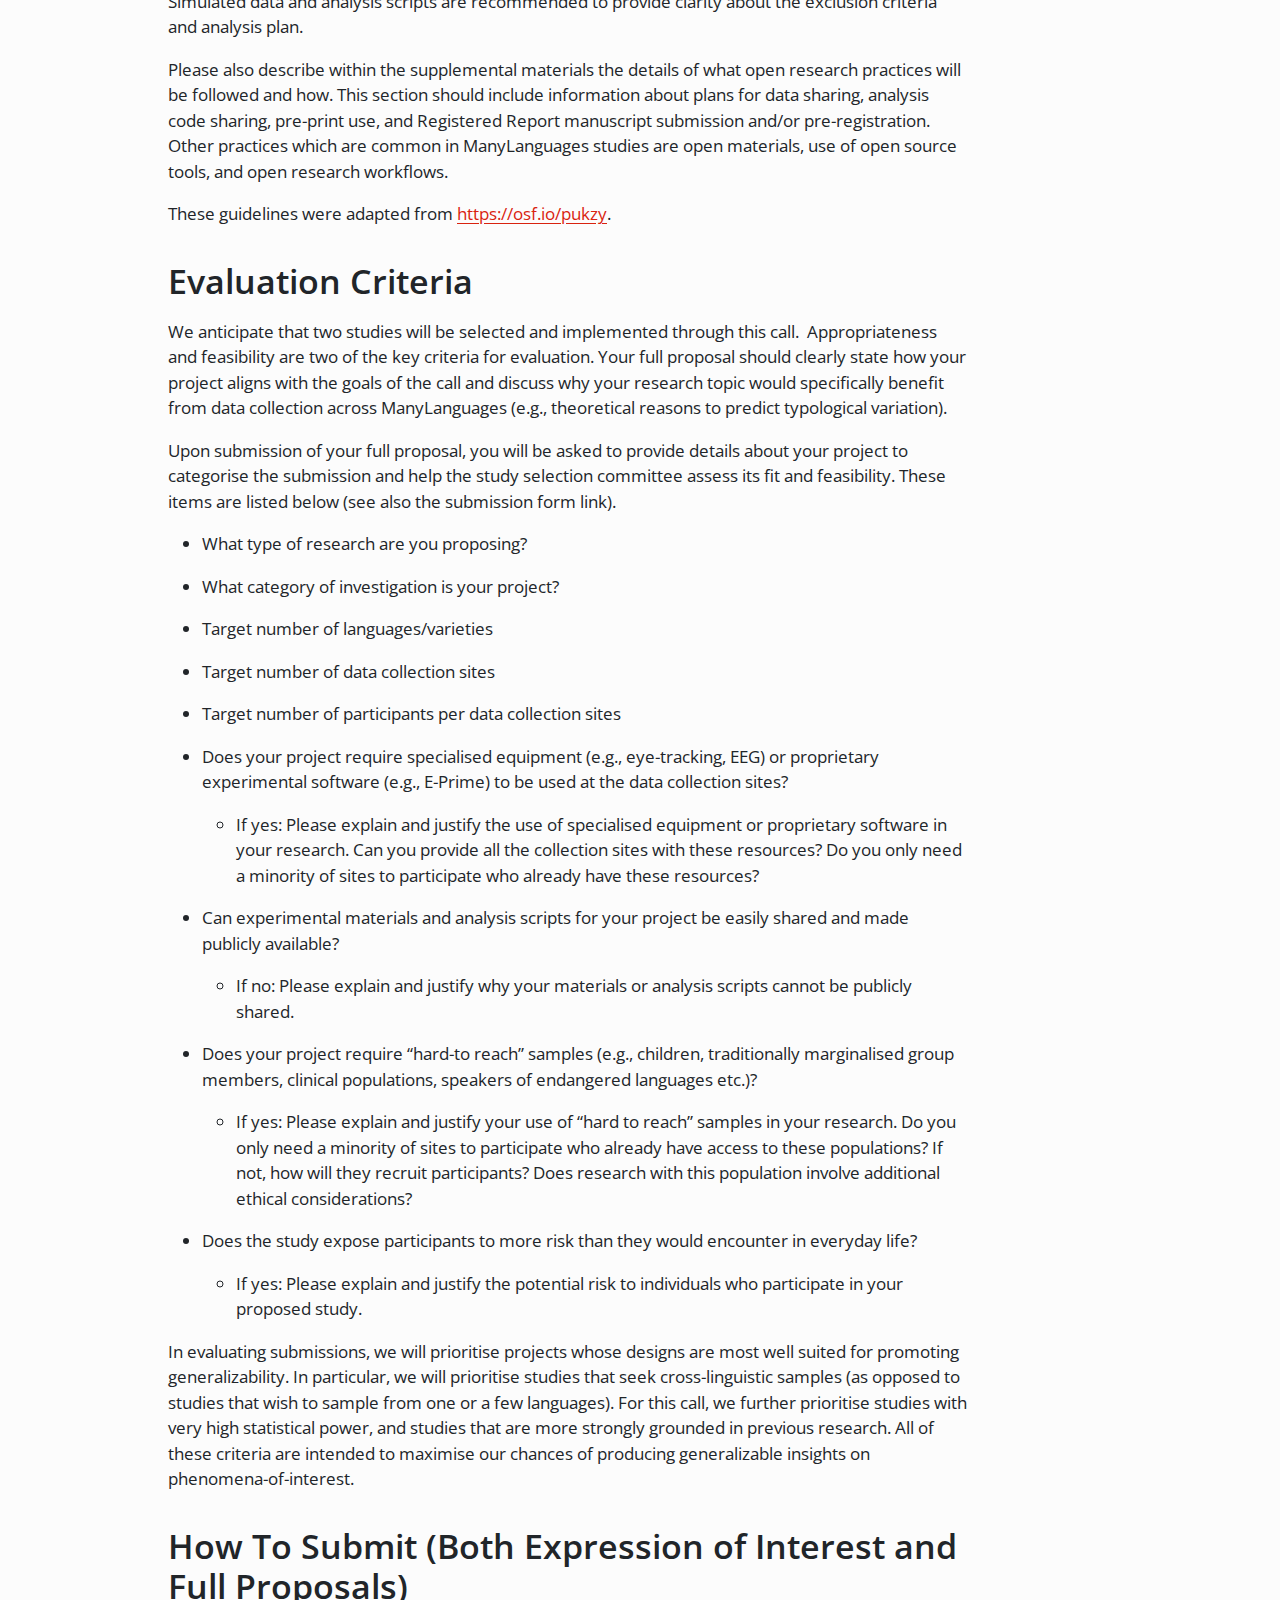
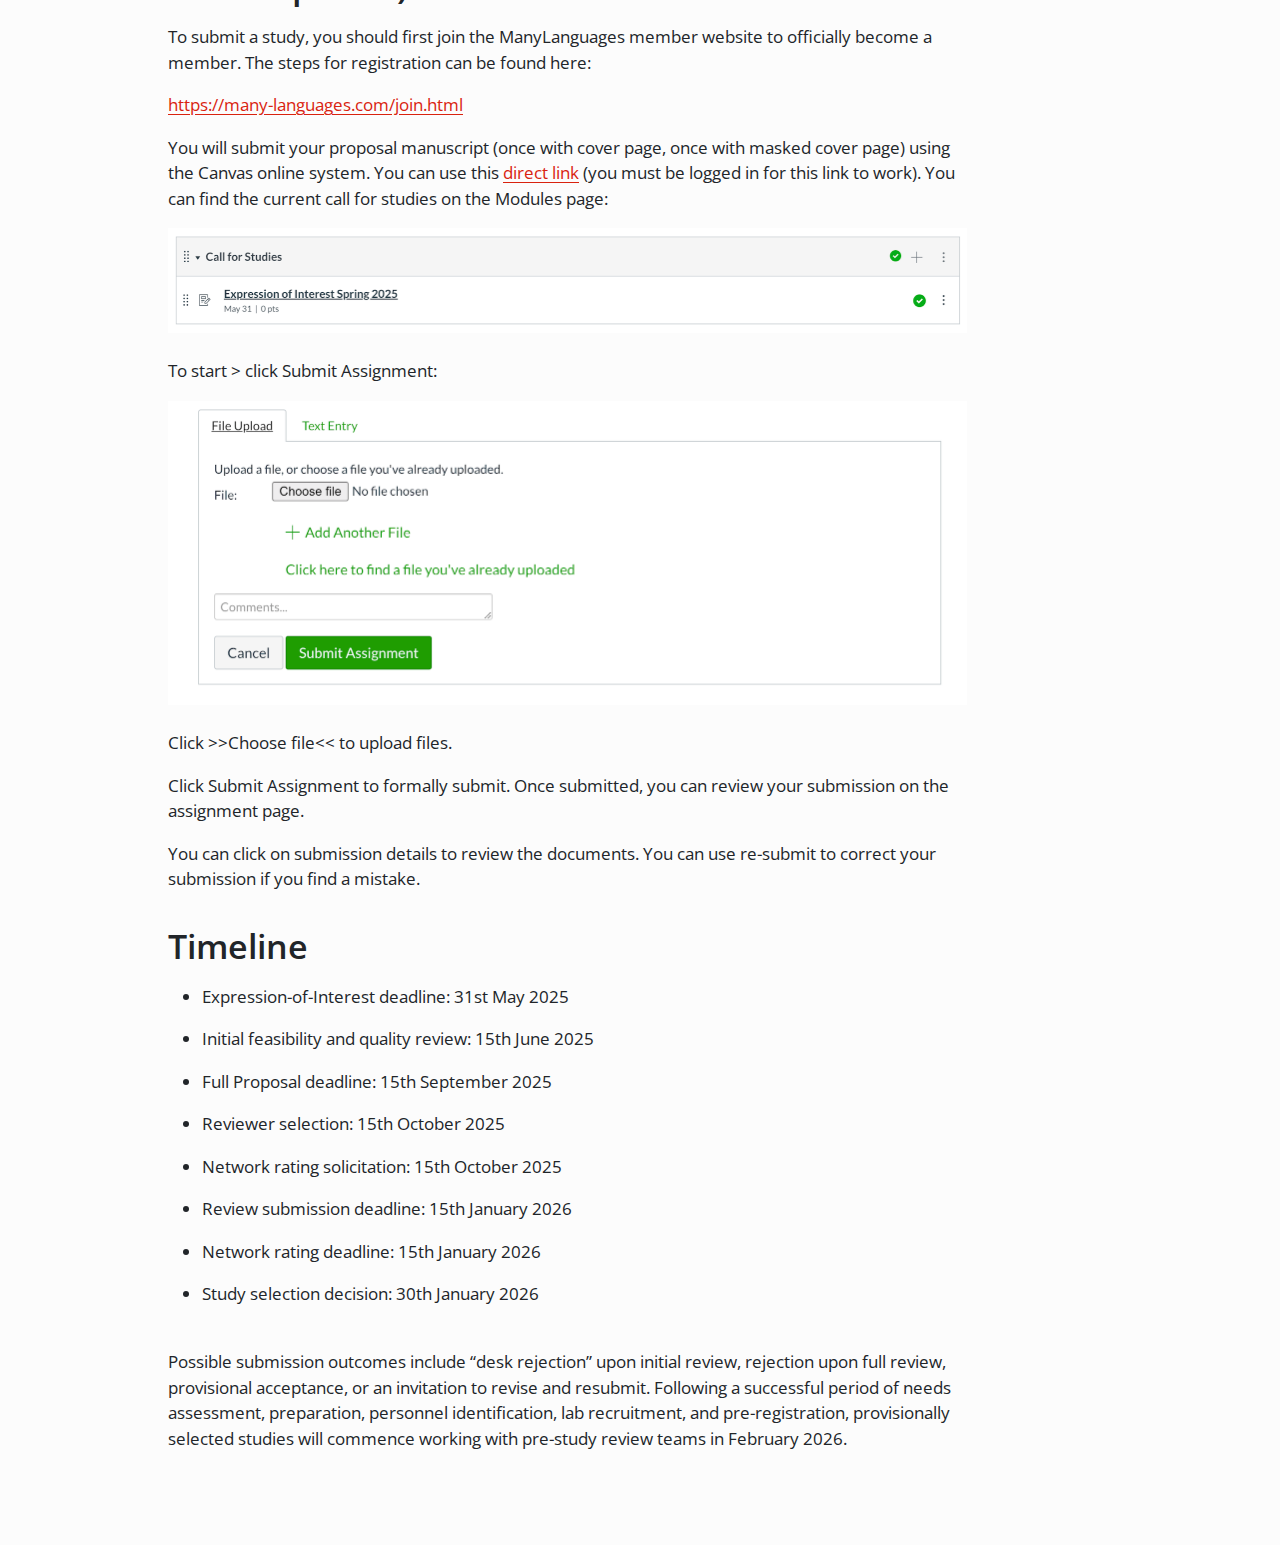
<file: docs/calls.html>
<!DOCTYPE html>
<html xmlns="http://www.w3.org/1999/xhtml" lang="en" xml:lang="en"><head>

<meta charset="utf-8">
<meta name="generator" content="quarto-1.5.57">

<meta name="viewport" content="width=device-width, initial-scale=1.0, user-scalable=yes">


<title>Call for Projects</title>
<style>
code{white-space: pre-wrap;}
span.smallcaps{font-variant: small-caps;}
div.columns{display: flex; gap: min(4vw, 1.5em);}
div.column{flex: auto; overflow-x: auto;}
div.hanging-indent{margin-left: 1.5em; text-indent: -1.5em;}
ul.task-list{list-style: none;}
ul.task-list li input[type="checkbox"] {
  width: 0.8em;
  margin: 0 0.8em 0.2em -1em; /* quarto-specific, see https://github.com/quarto-dev/quarto-cli/issues/4556 */ 
  vertical-align: middle;
}
</style>


<script src="site_libs/quarto-nav/quarto-nav.js"></script>
<script src="site_libs/quarto-nav/headroom.min.js"></script>
<script src="site_libs/clipboard/clipboard.min.js"></script>
<script src="site_libs/quarto-search/autocomplete.umd.js"></script>
<script src="site_libs/quarto-search/fuse.min.js"></script>
<script src="site_libs/quarto-search/quarto-search.js"></script>
<meta name="quarto:offset" content="./">
<script src="site_libs/quarto-html/quarto.js"></script>
<script src="site_libs/quarto-html/popper.min.js"></script>
<script src="site_libs/quarto-html/tippy.umd.min.js"></script>
<script src="site_libs/quarto-html/anchor.min.js"></script>
<link href="site_libs/quarto-html/tippy.css" rel="stylesheet">
<link href="site_libs/quarto-html/quarto-syntax-highlighting.css" rel="stylesheet" id="quarto-text-highlighting-styles">
<script src="site_libs/bootstrap/bootstrap.min.js"></script>
<link href="site_libs/bootstrap/bootstrap-icons.css" rel="stylesheet">
<link href="site_libs/bootstrap/bootstrap.min.css" rel="stylesheet" id="quarto-bootstrap" data-mode="light">
<script id="quarto-search-options" type="application/json">{
  "location": "navbar",
  "copy-button": false,
  "collapse-after": 3,
  "panel-placement": "end",
  "type": "overlay",
  "limit": 50,
  "keyboard-shortcut": [
    "f",
    "/",
    "s"
  ],
  "show-item-context": false,
  "language": {
    "search-no-results-text": "No results",
    "search-matching-documents-text": "matching documents",
    "search-copy-link-title": "Copy link to search",
    "search-hide-matches-text": "Hide additional matches",
    "search-more-match-text": "more match in this document",
    "search-more-matches-text": "more matches in this document",
    "search-clear-button-title": "Clear",
    "search-text-placeholder": "",
    "search-detached-cancel-button-title": "Cancel",
    "search-submit-button-title": "Submit",
    "search-label": "Search"
  }
}</script>


<link rel="stylesheet" href="styles.css">
</head>

<body class="nav-fixed">

<div id="quarto-search-results"></div>
  <header id="quarto-header" class="headroom fixed-top">
    <nav class="navbar navbar-expand-lg " data-bs-theme="dark">
      <div class="navbar-container container-fluid">
      <div class="navbar-brand-container mx-auto">
    <a href="./index.html" class="navbar-brand navbar-brand-logo">
    <img src="./pic/manylang.png" alt="" class="navbar-logo">
    </a>
  </div>
            <div id="quarto-search" class="" title="Search"></div>
          <button class="navbar-toggler" type="button" data-bs-toggle="collapse" data-bs-target="#navbarCollapse" aria-controls="navbarCollapse" role="menu" aria-expanded="false" aria-label="Toggle navigation" onclick="if (window.quartoToggleHeadroom) { window.quartoToggleHeadroom(); }">
  <span class="navbar-toggler-icon"></span>
</button>
          <div class="collapse navbar-collapse" id="navbarCollapse">
            <ul class="navbar-nav navbar-nav-scroll ms-auto">
  <li class="nav-item">
    <a class="nav-link" href="./index.html"> 
<span class="menu-text">Home</span></a>
  </li>  
  <li class="nav-item">
    <a class="nav-link" href="./about.html"> 
<span class="menu-text">About</span></a>
  </li>  
  <li class="nav-item dropdown ">
    <a class="nav-link dropdown-toggle" href="#" id="nav-menu-projects" role="link" data-bs-toggle="dropdown" aria-expanded="false">
 <span class="menu-text">Projects</span>
    </a>
    <ul class="dropdown-menu dropdown-menu-end" aria-labelledby="nav-menu-projects">    
        <li>
    <a class="dropdown-item" href="./calls.html">
 <span class="dropdown-text">Call for Projects</span></a>
  </li>  
        <li>
    <a class="dropdown-item" href="./projects.html">
 <span class="dropdown-text">Projects</span></a>
  </li>  
    </ul>
  </li>
  <li class="nav-item">
    <a class="nav-link" href="https://forms.gle/9mHjddrMFGzJzVLa8"> 
<span class="menu-text">Feedback</span></a>
  </li>  
  <li class="nav-item dropdown ">
    <a class="nav-link dropdown-toggle" href="#" id="nav-menu-membership" role="link" data-bs-toggle="dropdown" aria-expanded="false">
 <span class="menu-text">Membership</span>
    </a>
    <ul class="dropdown-menu dropdown-menu-end" aria-labelledby="nav-menu-membership">    
        <li>
    <a class="dropdown-item" href="./join.html">
 <span class="dropdown-text">Join and Help</span></a>
  </li>  
        <li>
    <a class="dropdown-item" href="https://canvas.psysciacc.org">
 <span class="dropdown-text">Canvas</span></a>
  </li>  
    </ul>
  </li>
  <li class="nav-item dropdown ">
    <a class="nav-link dropdown-toggle" href="#" id="nav-menu-policies" role="link" data-bs-toggle="dropdown" aria-expanded="false">
 <span class="menu-text">Policies</span>
    </a>
    <ul class="dropdown-menu dropdown-menu-end" aria-labelledby="nav-menu-policies">    
        <li>
    <a class="dropdown-item" href="./cocpolicy.html">
 <span class="dropdown-text">Code of Conduct</span></a>
  </li>  
        <li>
    <a class="dropdown-item" href="./peoplepolicy.html">
 <span class="dropdown-text">People Policies</span></a>
  </li>  
        <li>
    <a class="dropdown-item" href="./studypolicy.html">
 <span class="dropdown-text">Study Policies</span></a>
  </li>  
        <li>
    <a class="dropdown-item" href="./authorpolicy.html">
 <span class="dropdown-text">Authorship Policies</span></a>
  </li>  
        <li>
    <a class="dropdown-item" href="./partners.html">
 <span class="dropdown-text">Partnerships</span></a>
  </li>  
    </ul>
  </li>
</ul>
          </div> <!-- /navcollapse -->
            <div class="quarto-navbar-tools">
    <a href="https://github.com/many-languages/many-languages.github.io" title="" class="quarto-navigation-tool px-1" aria-label=""><i class="bi bi-github"></i></a>
</div>
      </div> <!-- /container-fluid -->
    </nav>
</header>
<!-- content -->
<div id="quarto-content" class="quarto-container page-columns page-rows-contents page-layout-article page-navbar">
<!-- sidebar -->
<!-- margin-sidebar -->
    <div id="quarto-margin-sidebar" class="sidebar margin-sidebar">
        <nav id="TOC" role="doc-toc" class="toc-active">
    <h2 id="toc-title">Contents</h2>
   
  <ul>
  <li><a href="#call-for-studies" id="toc-call-for-studies" class="nav-link active" data-scroll-target="#call-for-studies">Call for Studies</a></li>
  <li><a href="#deadlines" id="toc-deadlines" class="nav-link" data-scroll-target="#deadlines">Deadlines</a></li>
  <li><a href="#overview" id="toc-overview" class="nav-link" data-scroll-target="#overview">Overview</a>
  <ul>
  <li><a href="#overview-of-selection-and-study-process" id="toc-overview-of-selection-and-study-process" class="nav-link" data-scroll-target="#overview-of-selection-and-study-process">Overview of selection and study process</a></li>
  </ul></li>
  <li><a href="#proposal-selection" id="toc-proposal-selection" class="nav-link" data-scroll-target="#proposal-selection">Proposal Selection</a></li>
  <li><a href="#submission-requirements-for-full-proposals" id="toc-submission-requirements-for-full-proposals" class="nav-link" data-scroll-target="#submission-requirements-for-full-proposals">Submission Requirements for full proposals</a>
  <ul>
  <li><a href="#introduction" id="toc-introduction" class="nav-link" data-scroll-target="#introduction">Introduction</a></li>
  <li><a href="#method" id="toc-method" class="nav-link" data-scroll-target="#method">Method</a></li>
  <li><a href="#analysis-plan" id="toc-analysis-plan" class="nav-link" data-scroll-target="#analysis-plan">Analysis Plan</a></li>
  <li><a href="#supplemental-materials" id="toc-supplemental-materials" class="nav-link" data-scroll-target="#supplemental-materials">Supplemental Materials</a></li>
  </ul></li>
  <li><a href="#evaluation-criteria" id="toc-evaluation-criteria" class="nav-link" data-scroll-target="#evaluation-criteria">Evaluation Criteria</a></li>
  <li><a href="#how-to-submit-both-expression-of-interest-and-full-proposals" id="toc-how-to-submit-both-expression-of-interest-and-full-proposals" class="nav-link" data-scroll-target="#how-to-submit-both-expression-of-interest-and-full-proposals">How To Submit (Both Expression of Interest and Full Proposals)</a></li>
  <li><a href="#timeline" id="toc-timeline" class="nav-link" data-scroll-target="#timeline">Timeline</a></li>
  </ul>
</nav>
    </div>
<!-- main -->
<main class="content" id="quarto-document-content">

<header id="title-block-header" class="quarto-title-block default">
<div class="quarto-title">
<h1 class="title">Call for Projects</h1>
</div>



<div class="quarto-title-meta">

    
  
    
  </div>
  


</header>


<section id="call-for-studies" class="level2">
<h2 class="anchored" data-anchor-id="call-for-studies">Call for Studies</h2>
<p><a href="https://docs.google.com/document/d/1azIFcJZvXele18q_rNCUn7kyJPsWx9GYS5XAcjTpJcw/edit?tab=t.0#heading=h.hbo600ws1zci">Check out our current call for studies (Google Docs Version)</a>.</p>
<p>Replicating Experimental Linguistic Phenomena across ManyLanguages&nbsp;</p>
</section>
<section id="deadlines" class="level1">
<h1>Deadlines</h1>
<p>A two-page Expression-of-Interest statement is due on the 31st of May 2025.&nbsp;</p>
<p>The deadline for the submission of Full Proposals will be the 15th of September 2025. See other deadlines at the bottom of this document.</p>
</section>
<section id="overview" class="level1">
<h1>Overview</h1>
<p>ManyLanguages welcomes study proposals to experimentally test the generalizability of linguistic phenomena. We provide <a href="https://canvas.psysciacc.org/courses/19/pages/big-team-language-sciences-examples">some examples of large scale studies on Canvas</a> with the special note that this list should not indicate the breadth or focus of what we are looking for - very few of these exist that we are aware of, so we want to solicit studies!&nbsp;</p>
<p>ManyLanguages is a globally distributed network of language science laboratories that coordinates data collection for democratically selected studies. Our mission is to facilitate the connection between language science researchers to diversify the languages, participants, researchers, and projects represented in the language sciences. We will facilitate the collection of evidence across the language sciences by supporting a distributed laboratory network that is ongoing, diverse, and inclusive. We embrace open science principles by sharing collected data, materials, translations, and other research outputs from the network. We strive to engage research across a broad spectrum of language sciences creating an inclusive and diverse environment for ideas, investigation, and participation.</p>
<ul>
<li><p>Selected proposals will <strong>receive access to your own online infrastructure</strong> on the open source platform Canvas, curated and managed by ManyLanguages. Canvas allows you to organise relevant information in a consistent way and offers a consistent communication channel for all members of your project. Having such an infrastructure in place allows for efficient workflows and communication.</p></li>
<li><p>ManyLanguages will <strong>support the project on all steps along the way</strong>. We <strong>organise expert feedback</strong> on different stages of supported projects. For example, a pre-study review committee will give feedback on project proposals which helps improve proposals at the initial stages of a project. A post-study review committee will help ensure that all results of the research activity (e.g.&nbsp;data, scripts, materials, meta-data) are transparently shared in a consistent and user-friendly way.</p></li>
<li><p>You will receive support on <strong>best practices</strong> for big-team science projects, as well as support for necessary components of a study you may not have access to (i.e., specialised analysis expertise or programming).&nbsp;</p></li>
<li><p>Being part of ManyLanguages, project leads will have <strong>access to a large community</strong> of researchers across the globe covering different types of expertise.&nbsp;</p></li>
</ul>
<section id="overview-of-selection-and-study-process" class="level2">
<h2 class="anchored" data-anchor-id="overview-of-selection-and-study-process">Overview of selection and study process</h2>
<div class="cell">
<div class="cell-output-display">
<div>
<figure class="figure">
<p><img src="figs/study_flow.png" class="img-fluid figure-img" width="800"></p>
</figure>
</div>
</div>
</div>
</section>
</section>
<section id="proposal-selection" class="level1">
<h1>Proposal Selection</h1>
<p>This first call invites proposals for experimental replications of linguistic phenomena scaled up to many languages. All proposals that fit this call will have the same requirements and will be given equal consideration during the project selection process.</p>
<p>ManyLanguages projects are selected using a multi-staged review process: As a first step, researchers submit a two-page expression of interest statement that outlines the project scope, a short description of how data will be collected, how data collection will be coordinated across labs, how the method will be scaled to multiple varieties/languages and which varieties/languages will be targeted.&nbsp;</p>
<p>Please submit your expression of interest on Canvas. You can use this <a href="https://canvas.psysciacc.org/courses/19/assignments/340">direct link</a> (you must be logged in for this link to work). You can find the current call for studies on the Modules page (see below for instructions if you are new to Canvas). Statements must not exceed two pages (single spaced).&nbsp;</p>
<p>Expression of interest statements will be reviewed by the ManyLanguages leadership group and assessed for feasibility and quality. After assessment, researchers will either be invited to submit a detailed proposal or will receive feedback on why the selection group considered the proposal not suitable for ManyLanguages (alongside offers how to guide the researchers in developing a more suitable project for later calls).&nbsp;&nbsp;</p>
<p>After being invited to submit full proposals, researchers submit detailed proposals for consideration. Proposals for this round resemble a <strong>preregistration for hypothesis testing research</strong> (e.g., <a href="https://doi.org/10.1515/ling-2019-0048">Roettger, 2021</a> for an overview with examples from the language sciences) which contain a theoretical introduction, research question, and hypothesis, a description of the planned sample and methods, and an analysis plan to test those hypotheses (see <a href="https://docs.google.com/document/d/1azIFcJZvXele18q_rNCUn7kyJPsWx9GYS5XAcjTpJcw/edit#heading=h.i1dbng4e74vp">Submission Requirements</a>).</p>
<p>The proposals then undergo several rounds of review, overseen by the ManyLanguages Study Selection Committee. First, each proposal is screened for feasibility given the ManyLanguages current capacity and resources (initial feasibility and quality review), <strong>with a special focus on considering scalability to a diverse set of sites and languages</strong>. For instance, a proposal that requires dozens of collection sites with fMRI machines is likely to be rejected based on general infeasibility as well as lack of scalability (it excludes many labs without access to such expensive instruments). Simultaneously, the Study Selection Committee screens out submissions deemed low quality. Proposals that pass this screening are then sent out for peer review. Each proposal is reviewed by 5-10 reviewers, consisting of both ManyLanguages members and external experts. These reviewers are identified based on their ethical, methodological, and/or theoretical expertise related to a given proposal. All submissions are additionally rated quantitatively by members of the ManyLanguages network (Network rating). The Study Selection Committee then synthesises the reviewer and network feedback to select projects for ManyLanguages to pursue (Study selection decision). See Evaluation Criteria section for more details and anticipated timeline.</p>
</section>
<section id="submission-requirements-for-full-proposals" class="level1">
<h1>Submission Requirements for full proposals</h1>
<p>The following manuscript components are required for all full proposals for ManyLanguages first call:<br>
</p>
<ul>
<li><p>Cover Page, including the title of the study, date of the latest draft, and keywords</p></li>
<li><p>Abstract of up to 200 words</p></li>
<li><p>Main body submission text (no word limit)</p></li>
<li><p>A version of the submission with a cover page included</p></li>
<li><p>A masked version of the submission without the cover page</p></li>
<li><p>References</p></li>
<li><p>Supplementary materials (e.g.&nbsp;materials, scripts etc.)</p></li>
</ul>
<p>The following guidelines are intended to assist you in the preparation of your proposal submission to ManyLanguages. Submissions typically include a description of the key background literature and motivation for the study, hypotheses, study procedures, scalability plan, proposed statistical analysis plan, a statistical power analysis, and pilot data (wherever applicable):</p>
<section id="introduction" class="level3">
<h3 class="anchored" data-anchor-id="introduction">Introduction</h3>
<p>A review of the relevant literature that motivates the research question and a full description of the study aims and hypotheses.</p>
</section>
<section id="method" class="level3">
<h3 class="anchored" data-anchor-id="method">Method</h3>
<p>A full description of proposed sample characteristics, including criteria for data inclusion and exclusion (e.g., outlier extraction). Procedures for objectively defining exclusion criteria caused by technical errors or for any other reasons must be specified, including details of how and under what conditions data would be replaced.</p>
<p>A description of study procedures in sufficient detail to allow another researcher to repeat the methodology exactly, without requiring further information.&nbsp;</p>
<p>Moreover, the proposal must include a scalability plan which should answer the following questions: Which languages/ language families can be targeted by the project and how can the project ensure scalability to a typologically diverse sample of languages? If scalability is limited, how is the choice of language/s that the authors propose to investigate determined? Why are languages excluded that exhibit similar linguistic phenomena? In case linguistic resources are unavailable in a language that could have formed a part of the study, are there plans to create these resources?&nbsp;</p>
</section>
<section id="analysis-plan" class="level3">
<h3 class="anchored" data-anchor-id="analysis-plan">Analysis Plan</h3>
<p>Proposed analysis pipeline, including all preprocessing steps, and a precise description of all planned analyses, including appropriate correction for multiple comparisons. Specify all covariates or regressors. Specify analysis decisions that are contingent on the outcome of prior analyses. You can propose the general type of analysis for your research study. If your proposal is selected, an analyst reviewer may suggest more complex designs to account for the differences in labs, countries, or other variables found in big-team designs. You will receive support for these suggestions.&nbsp;</p>
<p>Studies involving frequentist inference should include a power analysis for the traditional type of analysis for your design. You can use programs like <a href="https://www.psychologie.hhu.de/arbeitsgruppen/allgemeine-psychologie-und-arbeitspsychologie/gpower">G*Power</a>, r packages such as <a href="https://cran.r-project.org/web/packages/simr/index.html">simr</a>, or customized simulation code to estimate the number of participants a traditional study would need. Estimated effect sizes should be justified with reference to the existing literature or theory. Because publication bias inflates published estimates of effect size, power analysis should be based on the lowest available or meaningful estimate of the effect size.</p>
<p>For studies involving analyses with Bayes factors, the predictions of the theory must be specified so that a Bayes factor can be calculated. Authors should indicate what distribution will be used to represent the predictions of the theory, what priors are used and how its parameters will be specified.</p>
</section>
<section id="supplemental-materials" class="level3">
<h3 class="anchored" data-anchor-id="supplemental-materials">Supplemental Materials</h3>
<p>If applicable, include questionnaires, stimuli, and materials needed to conduct the study. Pilot data can be included to establish proof of concept, effect size estimations, or feasibility of proposed methods. Simulated data and analysis scripts are recommended to provide clarity about the exclusion criteria and analysis plan.</p>
<p>Please also describe within the supplemental materials the details of what open research practices will be followed and how. This section should include information about plans for data sharing, analysis code sharing, pre-print use, and Registered Report manuscript submission and/or pre-registration. Other practices which are common in ManyLanguages studies are open materials, use of open source tools, and open research workflows.&nbsp;</p>
<p>These guidelines were adapted from <a href="https://osf.io/pukzy" class="uri">https://osf.io/pukzy</a>.</p>
</section>
</section>
<section id="evaluation-criteria" class="level1">
<h1>Evaluation Criteria</h1>
<p>We anticipate that two studies will be selected and implemented through this call.&nbsp; Appropriateness and feasibility are two of the key criteria for evaluation. Your full proposal should clearly state how your project aligns with the goals of the call and discuss why your research topic would specifically benefit from data collection across ManyLanguages (e.g., theoretical reasons to predict typological variation).&nbsp;</p>
<p>Upon submission of your full proposal, you will be asked to provide details about your project to categorise the submission and help the study selection committee assess its fit and feasibility. These items are listed below (see also the submission form link).</p>
<ul>
<li><p>What type of research are you proposing?</p></li>
<li><p>What category of investigation is your project?</p></li>
<li><p>Target number of languages/varieties</p></li>
<li><p>Target number of data collection sites</p></li>
<li><p>Target number of participants per data collection sites</p></li>
<li><p>Does your project require specialised equipment (e.g., eye-tracking, EEG) or proprietary experimental software (e.g., E-Prime) to be used at the data collection sites?</p>
<ul>
<li>If yes: Please explain and justify the use of specialised equipment or proprietary software in your research. Can you provide all the collection sites with these resources? Do you only need a minority of sites to participate who already have these resources?</li>
</ul></li>
<li><p>Can experimental materials and analysis scripts for your project be easily shared and made publicly available?</p>
<ul>
<li>If no: Please explain and justify why your materials or analysis scripts cannot be publicly shared.</li>
</ul></li>
<li><p>Does your project require “hard-to reach” samples (e.g., children, traditionally marginalised group members, clinical populations, speakers of endangered languages etc.)?</p>
<ul>
<li>If yes: Please explain and justify your use of “hard to reach” samples in your research. Do you only need a minority of sites to participate who already have access to these populations? If not, how will they recruit participants? Does research with this population involve additional ethical considerations?</li>
</ul></li>
<li><p>Does the study expose participants to more risk than they would encounter in everyday life?</p>
<ul>
<li>If yes: Please explain and justify the potential risk to individuals who participate in your proposed study.</li>
</ul></li>
</ul>
<p>In evaluating submissions, we will prioritise projects whose designs are most well suited for promoting generalizability. In particular, we will prioritise studies that seek cross-linguistic samples (as opposed to studies that wish to sample from one or a few languages). For this call, we further prioritise studies with very high statistical power, and studies that are more strongly grounded in previous research. All of these criteria are intended to maximise our chances of producing generalizable insights on phenomena-of-interest.</p>
</section>
<section id="how-to-submit-both-expression-of-interest-and-full-proposals" class="level1">
<h1>How To Submit (Both Expression of Interest and Full Proposals)</h1>
<p>To submit a study, you should first join the ManyLanguages member website to officially become a member. The steps for registration can be found here:&nbsp;</p>
<p><a href="https://many-languages.com/join.html" class="uri">https://many-languages.com/join.html</a>&nbsp;</p>
<p>You will submit your proposal manuscript (once with cover page, once with masked cover page) using the Canvas online system. You can use this <a href="https://canvas.psysciacc.org/courses/19/assignments/490">direct link</a> (you must be logged in for this link to work). You can find the current call for studies on the Modules page:&nbsp;</p>
<div class="cell">
<div class="cell-output-display">
<div>
<figure class="figure">
<p><img src="figs/canvas_1.png" class="img-fluid figure-img" width="800"></p>
</figure>
</div>
</div>
</div>
<p>To start &gt; click Submit Assignment:</p>
<div class="cell">
<div class="cell-output-display">
<div>
<figure class="figure">
<p><img src="figs/canvas_2.png" class="img-fluid figure-img" width="800"></p>
</figure>
</div>
</div>
</div>
<p>Click &gt;&gt;Choose file&lt;&lt; to upload files.</p>
<p>Click Submit Assignment to formally submit. Once submitted, you can review your submission on the assignment page.</p>
<p>You can click on submission details to review the documents. You can use re-submit to correct your submission if you find a mistake.&nbsp;</p>
</section>
<section id="timeline" class="level1">
<h1>Timeline</h1>
<ul>
<li><p>Expression-of-Interest deadline: 31st May 2025</p></li>
<li><p>Initial feasibility and quality review: 15th June 2025</p></li>
<li><p>Full Proposal deadline: 15th September 2025</p></li>
<li><p>Reviewer selection: 15th October 2025</p></li>
<li><p>Network rating solicitation: 15th October 2025</p></li>
<li><p>Review submission deadline: 15th January 2026</p></li>
<li><p>Network rating deadline: 15th January 2026</p></li>
<li><p>Study selection decision: 30th January 2026</p></li>
</ul>
<p><br>
Possible submission outcomes include “desk rejection” upon initial review, rejection upon full review, provisional acceptance, or an invitation to revise and resubmit. Following a successful period of needs assessment, preparation, personnel identification, lab recruitment, and pre-registration, provisionally selected studies will commence working with pre-study review teams in February 2026.</p>


</section>

</main> <!-- /main -->
<script id="quarto-html-after-body" type="application/javascript">
window.document.addEventListener("DOMContentLoaded", function (event) {
  const toggleBodyColorMode = (bsSheetEl) => {
    const mode = bsSheetEl.getAttribute("data-mode");
    const bodyEl = window.document.querySelector("body");
    if (mode === "dark") {
      bodyEl.classList.add("quarto-dark");
      bodyEl.classList.remove("quarto-light");
    } else {
      bodyEl.classList.add("quarto-light");
      bodyEl.classList.remove("quarto-dark");
    }
  }
  const toggleBodyColorPrimary = () => {
    const bsSheetEl = window.document.querySelector("link#quarto-bootstrap");
    if (bsSheetEl) {
      toggleBodyColorMode(bsSheetEl);
    }
  }
  toggleBodyColorPrimary();  
  const icon = "";
  const anchorJS = new window.AnchorJS();
  anchorJS.options = {
    placement: 'right',
    icon: icon
  };
  anchorJS.add('.anchored');
  const isCodeAnnotation = (el) => {
    for (const clz of el.classList) {
      if (clz.startsWith('code-annotation-')) {                     
        return true;
      }
    }
    return false;
  }
  const onCopySuccess = function(e) {
    // button target
    const button = e.trigger;
    // don't keep focus
    button.blur();
    // flash "checked"
    button.classList.add('code-copy-button-checked');
    var currentTitle = button.getAttribute("title");
    button.setAttribute("title", "Copied!");
    let tooltip;
    if (window.bootstrap) {
      button.setAttribute("data-bs-toggle", "tooltip");
      button.setAttribute("data-bs-placement", "left");
      button.setAttribute("data-bs-title", "Copied!");
      tooltip = new bootstrap.Tooltip(button, 
        { trigger: "manual", 
          customClass: "code-copy-button-tooltip",
          offset: [0, -8]});
      tooltip.show();    
    }
    setTimeout(function() {
      if (tooltip) {
        tooltip.hide();
        button.removeAttribute("data-bs-title");
        button.removeAttribute("data-bs-toggle");
        button.removeAttribute("data-bs-placement");
      }
      button.setAttribute("title", currentTitle);
      button.classList.remove('code-copy-button-checked');
    }, 1000);
    // clear code selection
    e.clearSelection();
  }
  const getTextToCopy = function(trigger) {
      const codeEl = trigger.previousElementSibling.cloneNode(true);
      for (const childEl of codeEl.children) {
        if (isCodeAnnotation(childEl)) {
          childEl.remove();
        }
      }
      return codeEl.innerText;
  }
  const clipboard = new window.ClipboardJS('.code-copy-button:not([data-in-quarto-modal])', {
    text: getTextToCopy
  });
  clipboard.on('success', onCopySuccess);
  if (window.document.getElementById('quarto-embedded-source-code-modal')) {
    // For code content inside modals, clipBoardJS needs to be initialized with a container option
    // TODO: Check when it could be a function (https://github.com/zenorocha/clipboard.js/issues/860)
    const clipboardModal = new window.ClipboardJS('.code-copy-button[data-in-quarto-modal]', {
      text: getTextToCopy,
      container: window.document.getElementById('quarto-embedded-source-code-modal')
    });
    clipboardModal.on('success', onCopySuccess);
  }
    var localhostRegex = new RegExp(/^(?:http|https):\/\/localhost\:?[0-9]*\//);
    var mailtoRegex = new RegExp(/^mailto:/);
      var filterRegex = new RegExp('/' + window.location.host + '/');
    var isInternal = (href) => {
        return filterRegex.test(href) || localhostRegex.test(href) || mailtoRegex.test(href);
    }
    // Inspect non-navigation links and adorn them if external
 	var links = window.document.querySelectorAll('a[href]:not(.nav-link):not(.navbar-brand):not(.toc-action):not(.sidebar-link):not(.sidebar-item-toggle):not(.pagination-link):not(.no-external):not([aria-hidden]):not(.dropdown-item):not(.quarto-navigation-tool):not(.about-link)');
    for (var i=0; i<links.length; i++) {
      const link = links[i];
      if (!isInternal(link.href)) {
        // undo the damage that might have been done by quarto-nav.js in the case of
        // links that we want to consider external
        if (link.dataset.originalHref !== undefined) {
          link.href = link.dataset.originalHref;
        }
      }
    }
  function tippyHover(el, contentFn, onTriggerFn, onUntriggerFn) {
    const config = {
      allowHTML: true,
      maxWidth: 500,
      delay: 100,
      arrow: false,
      appendTo: function(el) {
          return el.parentElement;
      },
      interactive: true,
      interactiveBorder: 10,
      theme: 'quarto',
      placement: 'bottom-start',
    };
    if (contentFn) {
      config.content = contentFn;
    }
    if (onTriggerFn) {
      config.onTrigger = onTriggerFn;
    }
    if (onUntriggerFn) {
      config.onUntrigger = onUntriggerFn;
    }
    window.tippy(el, config); 
  }
  const noterefs = window.document.querySelectorAll('a[role="doc-noteref"]');
  for (var i=0; i<noterefs.length; i++) {
    const ref = noterefs[i];
    tippyHover(ref, function() {
      // use id or data attribute instead here
      let href = ref.getAttribute('data-footnote-href') || ref.getAttribute('href');
      try { href = new URL(href).hash; } catch {}
      const id = href.replace(/^#\/?/, "");
      const note = window.document.getElementById(id);
      if (note) {
        return note.innerHTML;
      } else {
        return "";
      }
    });
  }
  const xrefs = window.document.querySelectorAll('a.quarto-xref');
  const processXRef = (id, note) => {
    // Strip column container classes
    const stripColumnClz = (el) => {
      el.classList.remove("page-full", "page-columns");
      if (el.children) {
        for (const child of el.children) {
          stripColumnClz(child);
        }
      }
    }
    stripColumnClz(note)
    if (id === null || id.startsWith('sec-')) {
      // Special case sections, only their first couple elements
      const container = document.createElement("div");
      if (note.children && note.children.length > 2) {
        container.appendChild(note.children[0].cloneNode(true));
        for (let i = 1; i < note.children.length; i++) {
          const child = note.children[i];
          if (child.tagName === "P" && child.innerText === "") {
            continue;
          } else {
            container.appendChild(child.cloneNode(true));
            break;
          }
        }
        if (window.Quarto?.typesetMath) {
          window.Quarto.typesetMath(container);
        }
        return container.innerHTML
      } else {
        if (window.Quarto?.typesetMath) {
          window.Quarto.typesetMath(note);
        }
        return note.innerHTML;
      }
    } else {
      // Remove any anchor links if they are present
      const anchorLink = note.querySelector('a.anchorjs-link');
      if (anchorLink) {
        anchorLink.remove();
      }
      if (window.Quarto?.typesetMath) {
        window.Quarto.typesetMath(note);
      }
      // TODO in 1.5, we should make sure this works without a callout special case
      if (note.classList.contains("callout")) {
        return note.outerHTML;
      } else {
        return note.innerHTML;
      }
    }
  }
  for (var i=0; i<xrefs.length; i++) {
    const xref = xrefs[i];
    tippyHover(xref, undefined, function(instance) {
      instance.disable();
      let url = xref.getAttribute('href');
      let hash = undefined; 
      if (url.startsWith('#')) {
        hash = url;
      } else {
        try { hash = new URL(url).hash; } catch {}
      }
      if (hash) {
        const id = hash.replace(/^#\/?/, "");
        const note = window.document.getElementById(id);
        if (note !== null) {
          try {
            const html = processXRef(id, note.cloneNode(true));
            instance.setContent(html);
          } finally {
            instance.enable();
            instance.show();
          }
        } else {
          // See if we can fetch this
          fetch(url.split('#')[0])
          .then(res => res.text())
          .then(html => {
            const parser = new DOMParser();
            const htmlDoc = parser.parseFromString(html, "text/html");
            const note = htmlDoc.getElementById(id);
            if (note !== null) {
              const html = processXRef(id, note);
              instance.setContent(html);
            } 
          }).finally(() => {
            instance.enable();
            instance.show();
          });
        }
      } else {
        // See if we can fetch a full url (with no hash to target)
        // This is a special case and we should probably do some content thinning / targeting
        fetch(url)
        .then(res => res.text())
        .then(html => {
          const parser = new DOMParser();
          const htmlDoc = parser.parseFromString(html, "text/html");
          const note = htmlDoc.querySelector('main.content');
          if (note !== null) {
            // This should only happen for chapter cross references
            // (since there is no id in the URL)
            // remove the first header
            if (note.children.length > 0 && note.children[0].tagName === "HEADER") {
              note.children[0].remove();
            }
            const html = processXRef(null, note);
            instance.setContent(html);
          } 
        }).finally(() => {
          instance.enable();
          instance.show();
        });
      }
    }, function(instance) {
    });
  }
      let selectedAnnoteEl;
      const selectorForAnnotation = ( cell, annotation) => {
        let cellAttr = 'data-code-cell="' + cell + '"';
        let lineAttr = 'data-code-annotation="' +  annotation + '"';
        const selector = 'span[' + cellAttr + '][' + lineAttr + ']';
        return selector;
      }
      const selectCodeLines = (annoteEl) => {
        const doc = window.document;
        const targetCell = annoteEl.getAttribute("data-target-cell");
        const targetAnnotation = annoteEl.getAttribute("data-target-annotation");
        const annoteSpan = window.document.querySelector(selectorForAnnotation(targetCell, targetAnnotation));
        const lines = annoteSpan.getAttribute("data-code-lines").split(",");
        const lineIds = lines.map((line) => {
          return targetCell + "-" + line;
        })
        let top = null;
        let height = null;
        let parent = null;
        if (lineIds.length > 0) {
            //compute the position of the single el (top and bottom and make a div)
            const el = window.document.getElementById(lineIds[0]);
            top = el.offsetTop;
            height = el.offsetHeight;
            parent = el.parentElement.parentElement;
          if (lineIds.length > 1) {
            const lastEl = window.document.getElementById(lineIds[lineIds.length - 1]);
            const bottom = lastEl.offsetTop + lastEl.offsetHeight;
            height = bottom - top;
          }
          if (top !== null && height !== null && parent !== null) {
            // cook up a div (if necessary) and position it 
            let div = window.document.getElementById("code-annotation-line-highlight");
            if (div === null) {
              div = window.document.createElement("div");
              div.setAttribute("id", "code-annotation-line-highlight");
              div.style.position = 'absolute';
              parent.appendChild(div);
            }
            div.style.top = top - 2 + "px";
            div.style.height = height + 4 + "px";
            div.style.left = 0;
            let gutterDiv = window.document.getElementById("code-annotation-line-highlight-gutter");
            if (gutterDiv === null) {
              gutterDiv = window.document.createElement("div");
              gutterDiv.setAttribute("id", "code-annotation-line-highlight-gutter");
              gutterDiv.style.position = 'absolute';
              const codeCell = window.document.getElementById(targetCell);
              const gutter = codeCell.querySelector('.code-annotation-gutter');
              gutter.appendChild(gutterDiv);
            }
            gutterDiv.style.top = top - 2 + "px";
            gutterDiv.style.height = height + 4 + "px";
          }
          selectedAnnoteEl = annoteEl;
        }
      };
      const unselectCodeLines = () => {
        const elementsIds = ["code-annotation-line-highlight", "code-annotation-line-highlight-gutter"];
        elementsIds.forEach((elId) => {
          const div = window.document.getElementById(elId);
          if (div) {
            div.remove();
          }
        });
        selectedAnnoteEl = undefined;
      };
        // Handle positioning of the toggle
    window.addEventListener(
      "resize",
      throttle(() => {
        elRect = undefined;
        if (selectedAnnoteEl) {
          selectCodeLines(selectedAnnoteEl);
        }
      }, 10)
    );
    function throttle(fn, ms) {
    let throttle = false;
    let timer;
      return (...args) => {
        if(!throttle) { // first call gets through
            fn.apply(this, args);
            throttle = true;
        } else { // all the others get throttled
            if(timer) clearTimeout(timer); // cancel #2
            timer = setTimeout(() => {
              fn.apply(this, args);
              timer = throttle = false;
            }, ms);
        }
      };
    }
      // Attach click handler to the DT
      const annoteDls = window.document.querySelectorAll('dt[data-target-cell]');
      for (const annoteDlNode of annoteDls) {
        annoteDlNode.addEventListener('click', (event) => {
          const clickedEl = event.target;
          if (clickedEl !== selectedAnnoteEl) {
            unselectCodeLines();
            const activeEl = window.document.querySelector('dt[data-target-cell].code-annotation-active');
            if (activeEl) {
              activeEl.classList.remove('code-annotation-active');
            }
            selectCodeLines(clickedEl);
            clickedEl.classList.add('code-annotation-active');
          } else {
            // Unselect the line
            unselectCodeLines();
            clickedEl.classList.remove('code-annotation-active');
          }
        });
      }
  const findCites = (el) => {
    const parentEl = el.parentElement;
    if (parentEl) {
      const cites = parentEl.dataset.cites;
      if (cites) {
        return {
          el,
          cites: cites.split(' ')
        };
      } else {
        return findCites(el.parentElement)
      }
    } else {
      return undefined;
    }
  };
  var bibliorefs = window.document.querySelectorAll('a[role="doc-biblioref"]');
  for (var i=0; i<bibliorefs.length; i++) {
    const ref = bibliorefs[i];
    const citeInfo = findCites(ref);
    if (citeInfo) {
      tippyHover(citeInfo.el, function() {
        var popup = window.document.createElement('div');
        citeInfo.cites.forEach(function(cite) {
          var citeDiv = window.document.createElement('div');
          citeDiv.classList.add('hanging-indent');
          citeDiv.classList.add('csl-entry');
          var biblioDiv = window.document.getElementById('ref-' + cite);
          if (biblioDiv) {
            citeDiv.innerHTML = biblioDiv.innerHTML;
          }
          popup.appendChild(citeDiv);
        });
        return popup.innerHTML;
      });
    }
  }
});
</script>
</div> <!-- /content -->




</body></html>
</file>
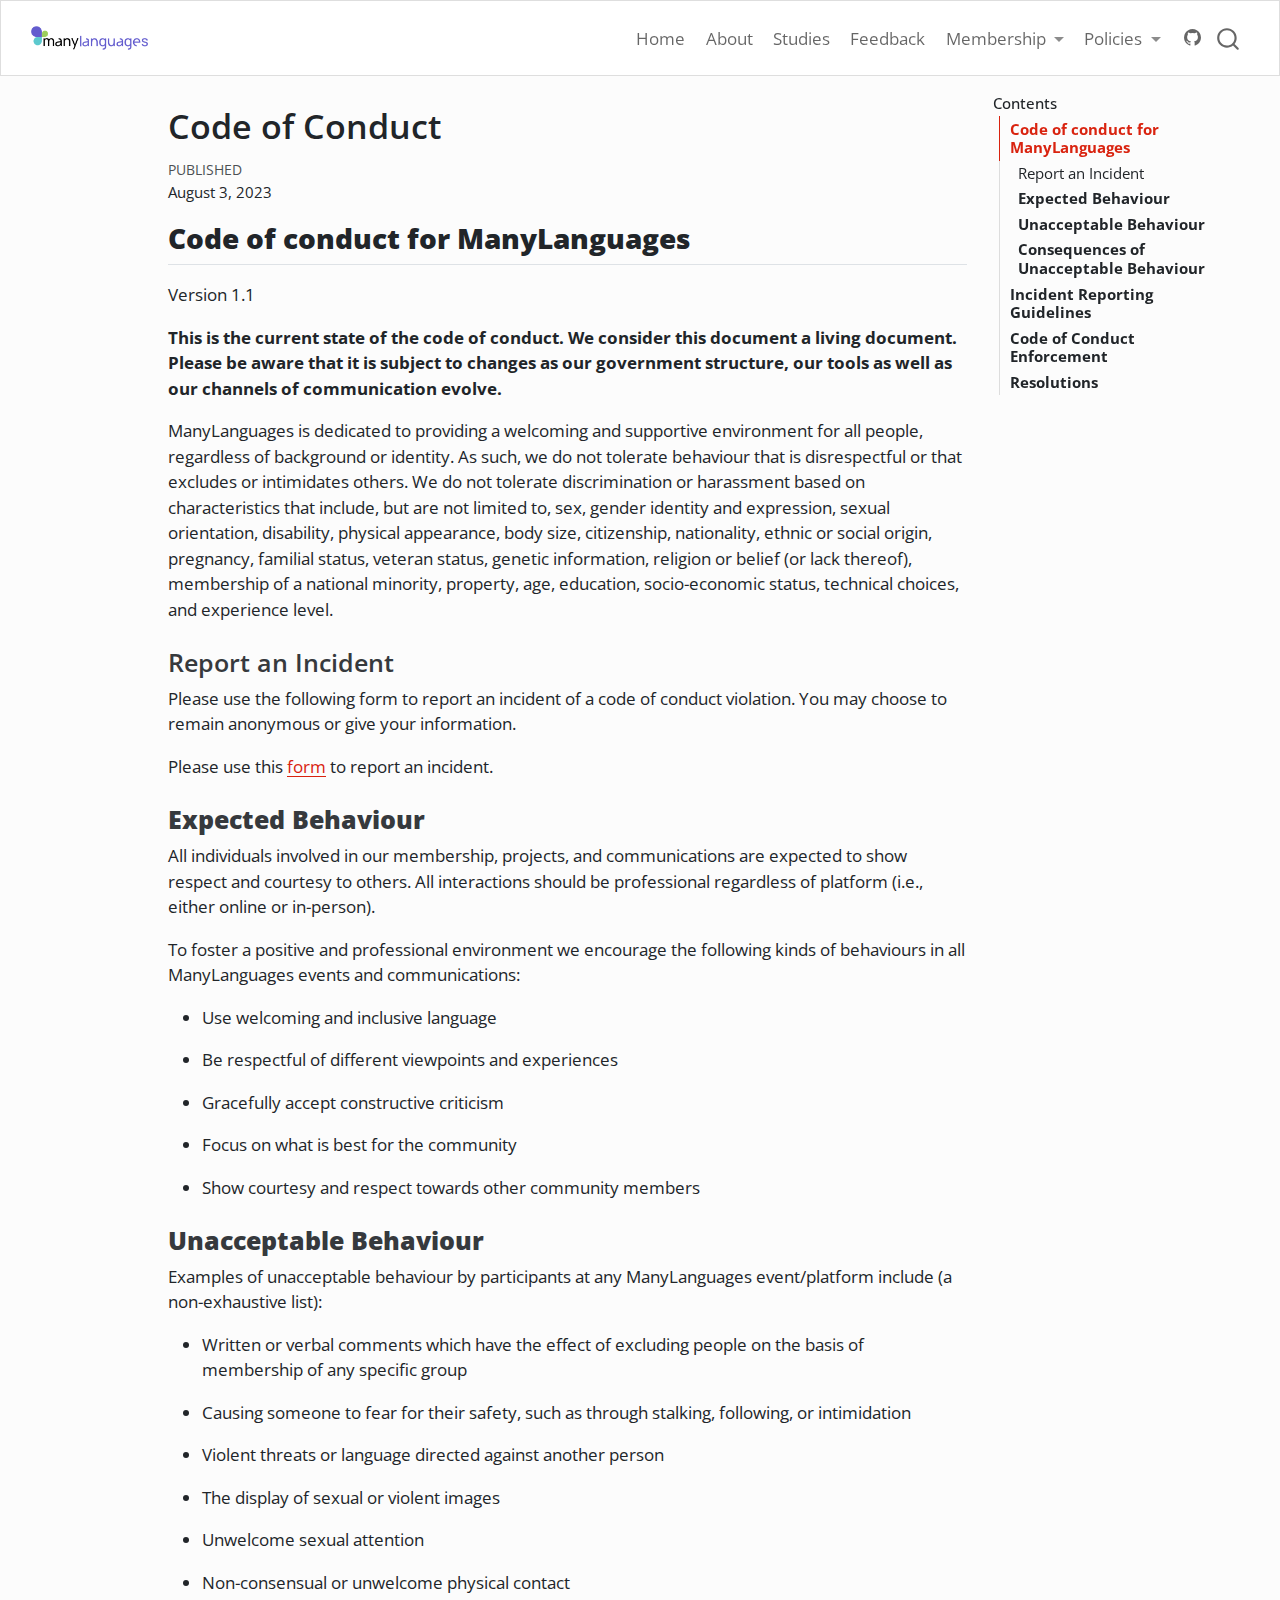
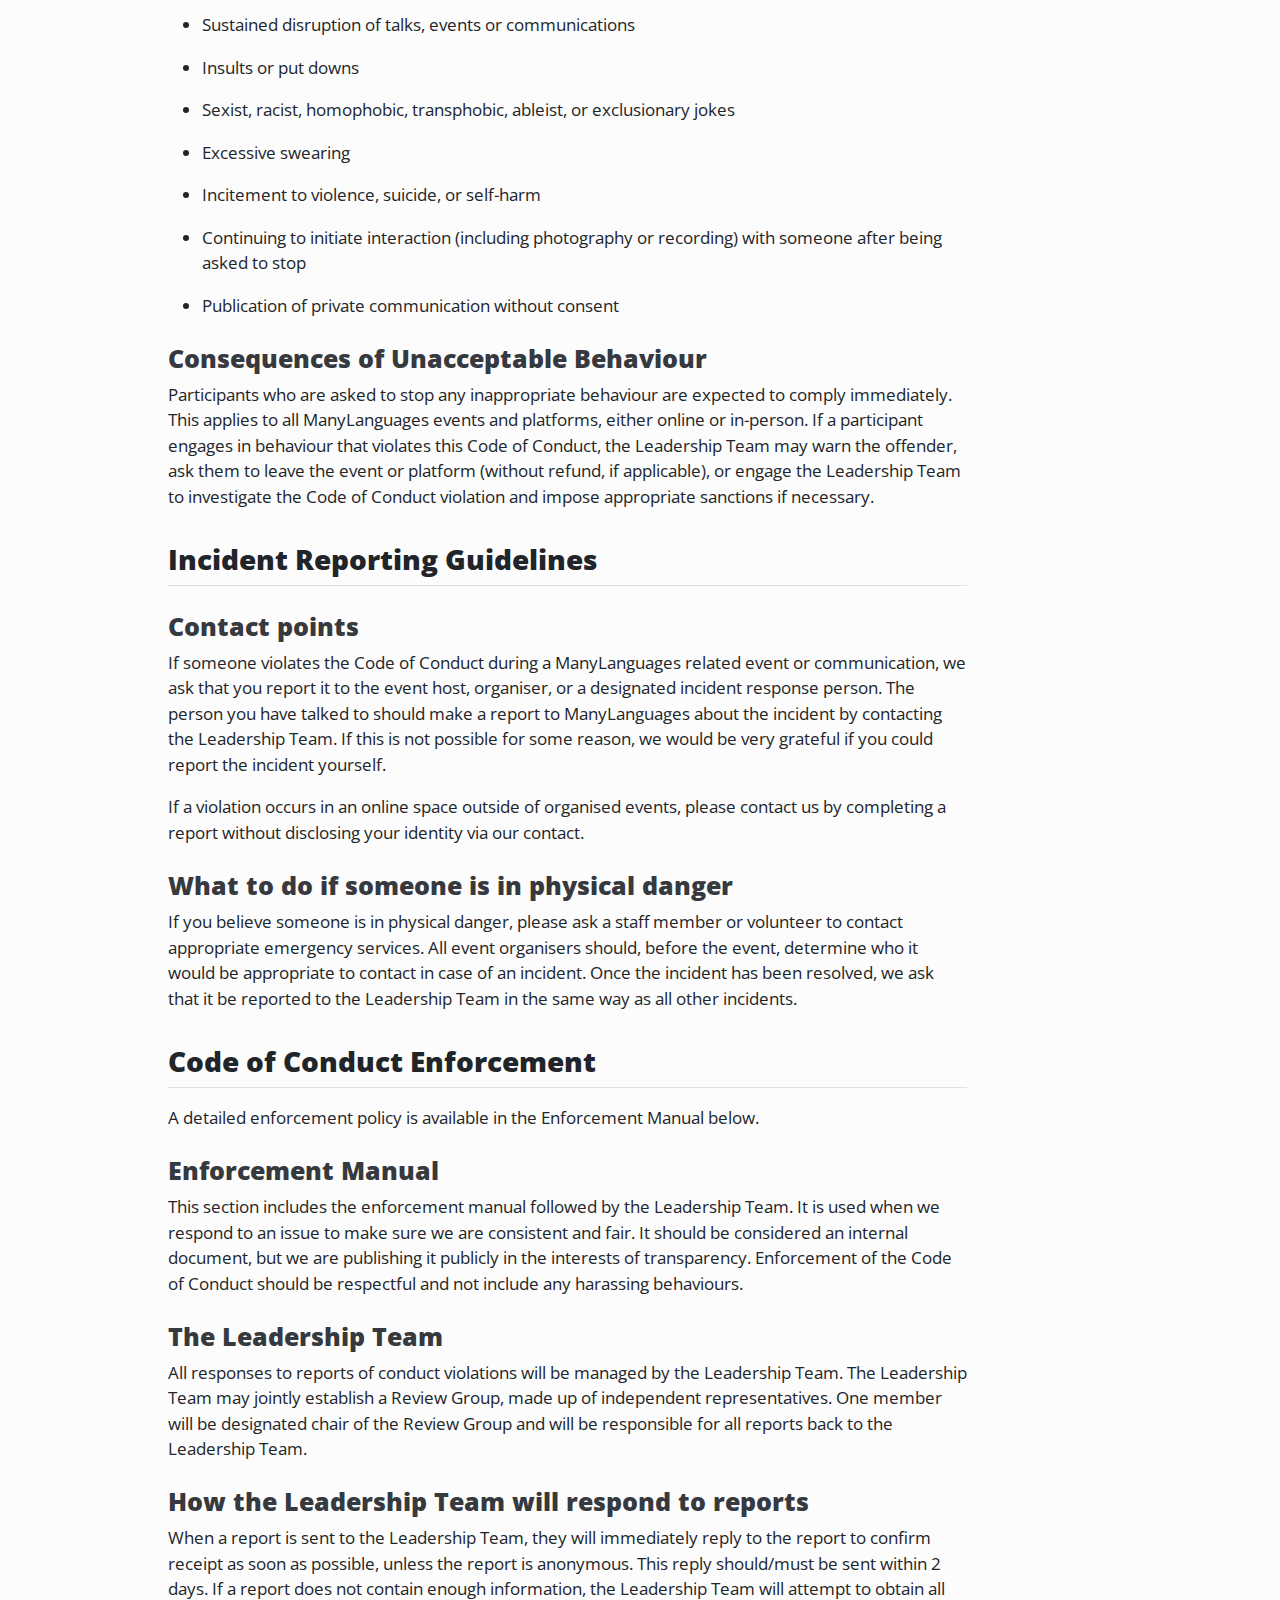
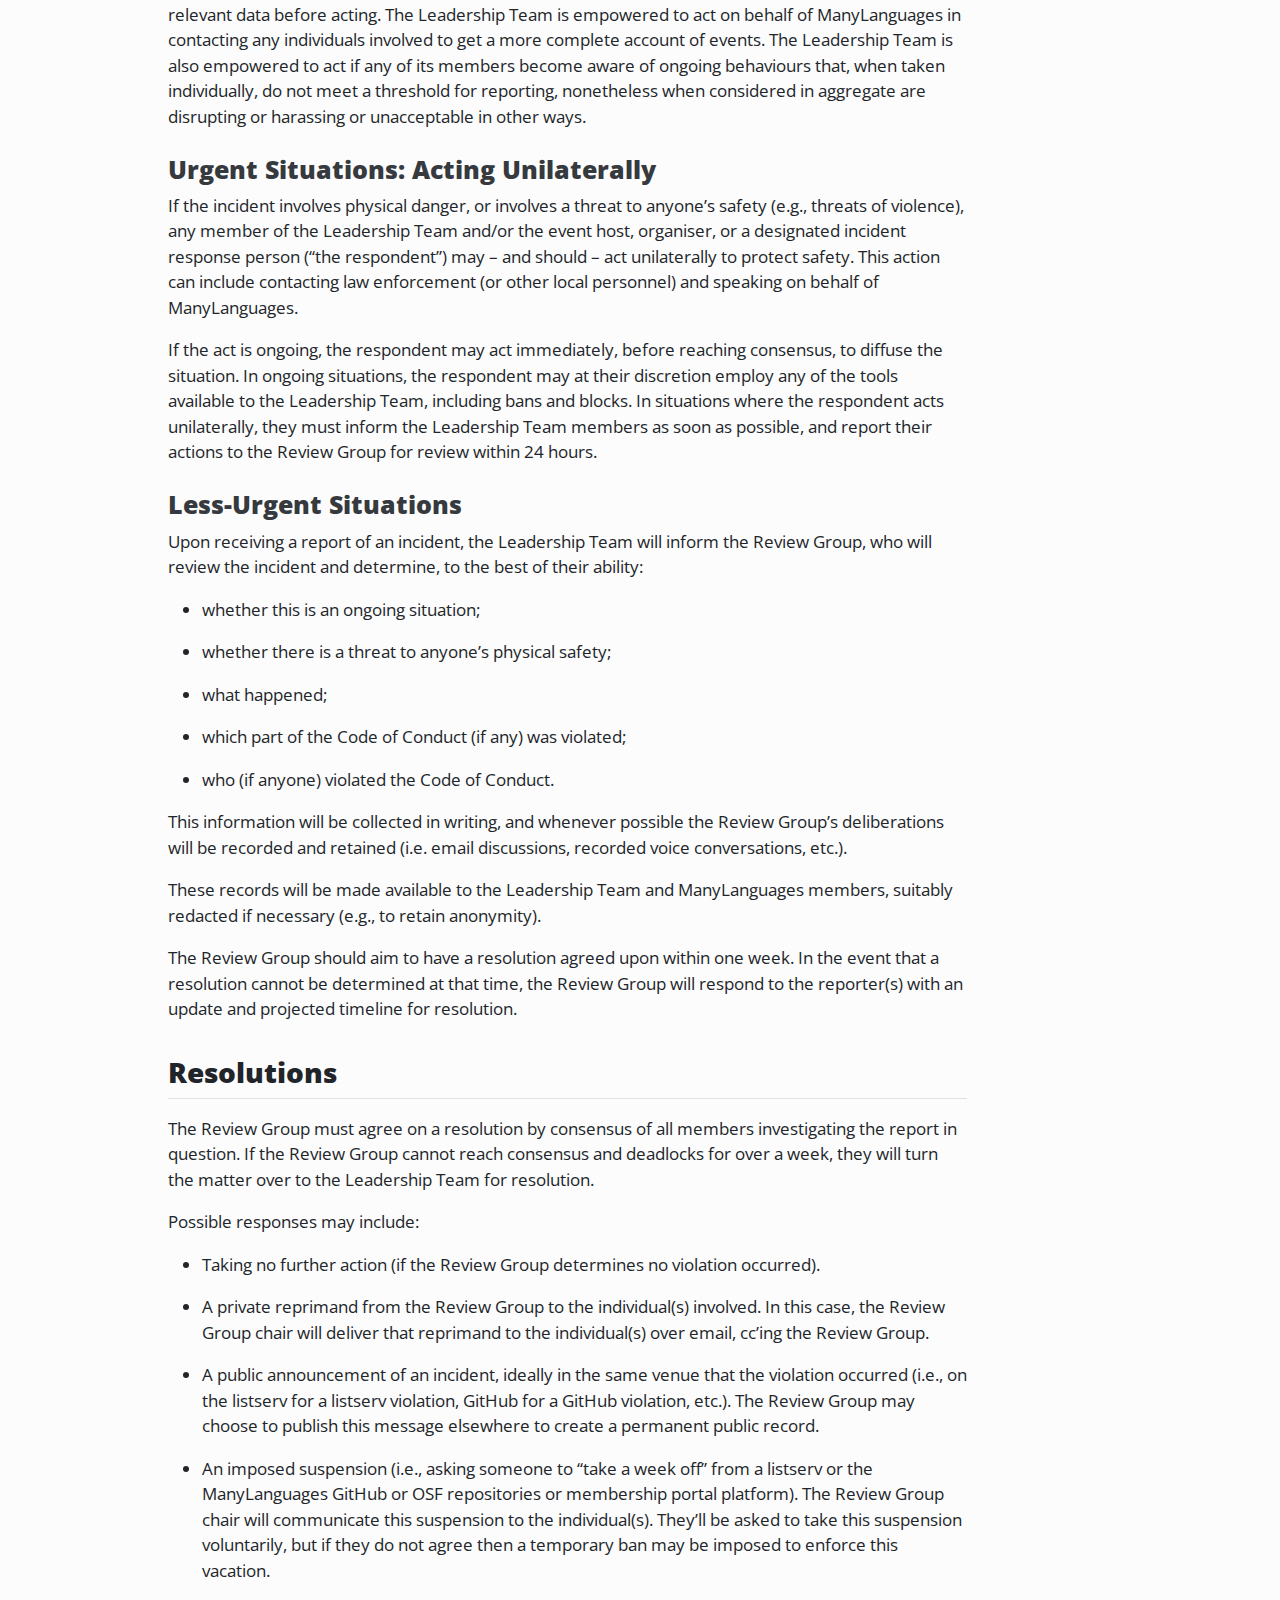
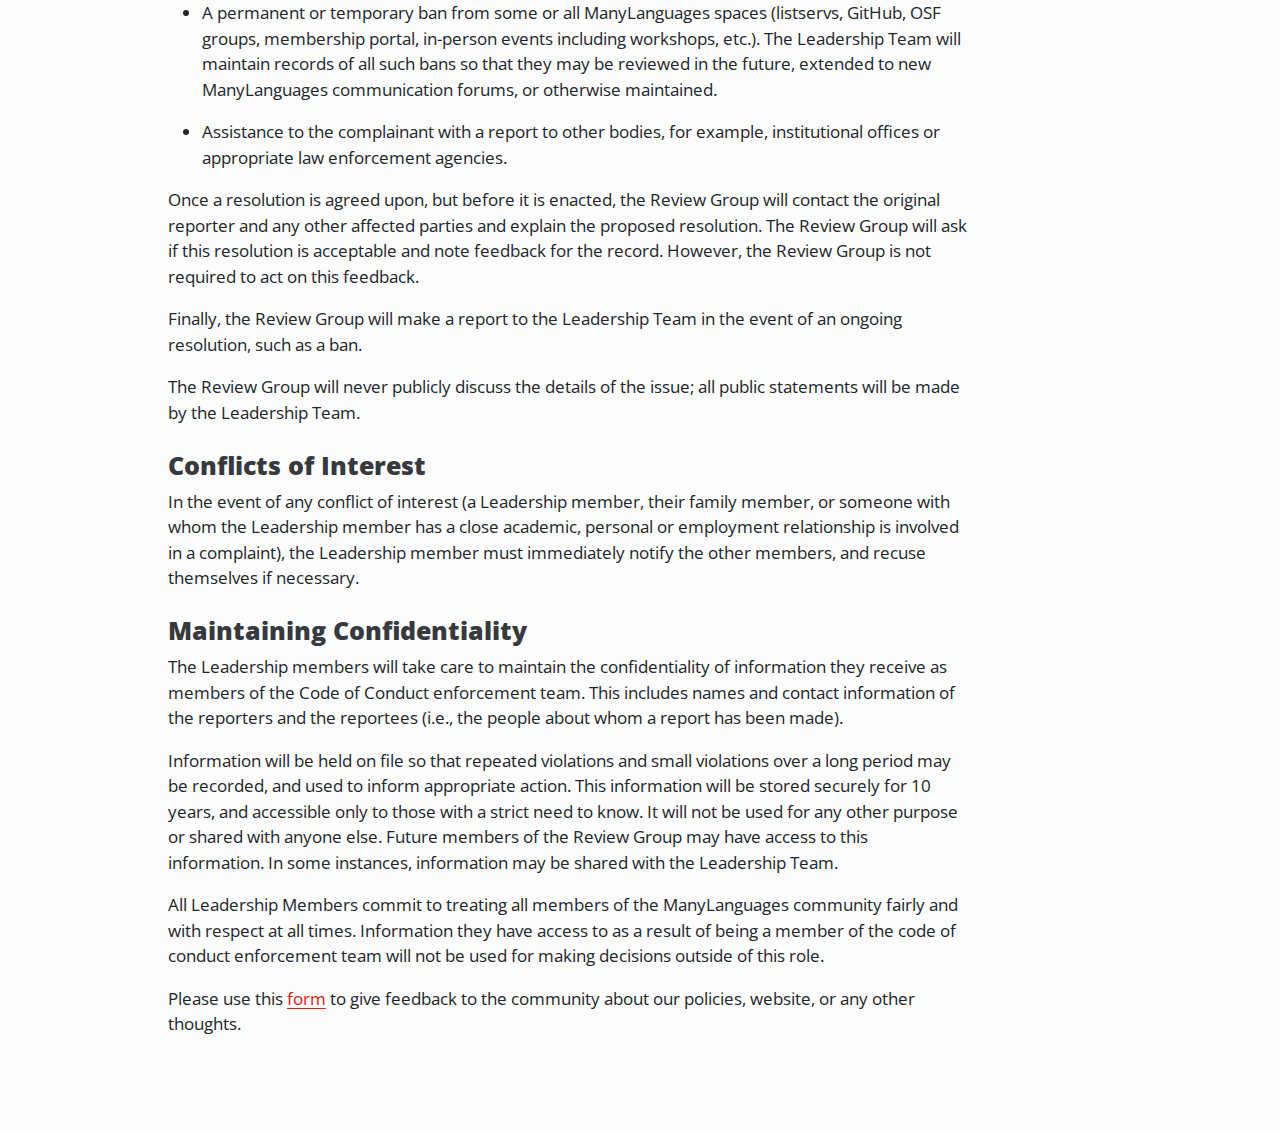
<file: docs/cocpolicy.html>
<!DOCTYPE html>
<html xmlns="http://www.w3.org/1999/xhtml" lang="en" xml:lang="en"><head>

<meta charset="utf-8">
<meta name="generator" content="quarto-1.3.450">

<meta name="viewport" content="width=device-width, initial-scale=1.0, user-scalable=yes">

<meta name="dcterms.date" content="2023-08-03">

<title>Code of Conduct</title>
<style>
code{white-space: pre-wrap;}
span.smallcaps{font-variant: small-caps;}
div.columns{display: flex; gap: min(4vw, 1.5em);}
div.column{flex: auto; overflow-x: auto;}
div.hanging-indent{margin-left: 1.5em; text-indent: -1.5em;}
ul.task-list{list-style: none;}
ul.task-list li input[type="checkbox"] {
  width: 0.8em;
  margin: 0 0.8em 0.2em -1em; /* quarto-specific, see https://github.com/quarto-dev/quarto-cli/issues/4556 */ 
  vertical-align: middle;
}
</style>


<script src="site_libs/quarto-nav/quarto-nav.js"></script>
<script src="site_libs/quarto-nav/headroom.min.js"></script>
<script src="site_libs/clipboard/clipboard.min.js"></script>
<script src="site_libs/quarto-search/autocomplete.umd.js"></script>
<script src="site_libs/quarto-search/fuse.min.js"></script>
<script src="site_libs/quarto-search/quarto-search.js"></script>
<meta name="quarto:offset" content="./">
<script src="site_libs/quarto-html/quarto.js"></script>
<script src="site_libs/quarto-html/popper.min.js"></script>
<script src="site_libs/quarto-html/tippy.umd.min.js"></script>
<script src="site_libs/quarto-html/anchor.min.js"></script>
<link href="site_libs/quarto-html/tippy.css" rel="stylesheet">
<link href="site_libs/quarto-html/quarto-syntax-highlighting.css" rel="stylesheet" id="quarto-text-highlighting-styles">
<script src="site_libs/bootstrap/bootstrap.min.js"></script>
<link href="site_libs/bootstrap/bootstrap-icons.css" rel="stylesheet">
<link href="site_libs/bootstrap/bootstrap.min.css" rel="stylesheet" id="quarto-bootstrap" data-mode="light">
<script id="quarto-search-options" type="application/json">{
  "location": "navbar",
  "copy-button": false,
  "collapse-after": 3,
  "panel-placement": "end",
  "type": "overlay",
  "limit": 20,
  "language": {
    "search-no-results-text": "No results",
    "search-matching-documents-text": "matching documents",
    "search-copy-link-title": "Copy link to search",
    "search-hide-matches-text": "Hide additional matches",
    "search-more-match-text": "more match in this document",
    "search-more-matches-text": "more matches in this document",
    "search-clear-button-title": "Clear",
    "search-detached-cancel-button-title": "Cancel",
    "search-submit-button-title": "Submit",
    "search-label": "Search"
  }
}</script>


<link rel="stylesheet" href="styles.css">
</head>

<body class="nav-fixed">

<div id="quarto-search-results"></div>
  <header id="quarto-header" class="headroom fixed-top">
    <nav class="navbar navbar-expand-lg navbar-dark ">
      <div class="navbar-container container-fluid">
      <div class="navbar-brand-container">
    <a href="./index.html" class="navbar-brand navbar-brand-logo">
    <img src="./pic/manylang.png" alt="" class="navbar-logo">
    </a>
  </div>
            <div id="quarto-search" class="" title="Search"></div>
          <button class="navbar-toggler" type="button" data-bs-toggle="collapse" data-bs-target="#navbarCollapse" aria-controls="navbarCollapse" aria-expanded="false" aria-label="Toggle navigation" onclick="if (window.quartoToggleHeadroom) { window.quartoToggleHeadroom(); }">
  <span class="navbar-toggler-icon"></span>
</button>
          <div class="collapse navbar-collapse" id="navbarCollapse">
            <ul class="navbar-nav navbar-nav-scroll ms-auto">
  <li class="nav-item">
    <a class="nav-link" href="./index.html" rel="" target="">
 <span class="menu-text">Home</span></a>
  </li>  
  <li class="nav-item">
    <a class="nav-link" href="./about.html" rel="" target="">
 <span class="menu-text">About</span></a>
  </li>  
  <li class="nav-item">
    <a class="nav-link" href="./studies.html" rel="" target="">
 <span class="menu-text">Studies</span></a>
  </li>  
  <li class="nav-item">
    <a class="nav-link" href="https://forms.gle/9mHjddrMFGzJzVLa8" rel="" target="">
 <span class="menu-text">Feedback</span></a>
  </li>  
  <li class="nav-item dropdown ">
    <a class="nav-link dropdown-toggle" href="#" id="nav-menu-membership" role="button" data-bs-toggle="dropdown" aria-expanded="false" rel="" target="">
 <span class="menu-text">Membership</span>
    </a>
    <ul class="dropdown-menu dropdown-menu-end" aria-labelledby="nav-menu-membership">    
        <li>
    <a class="dropdown-item" href="./join.html" rel="" target="">
 <span class="dropdown-text">Join and Help</span></a>
  </li>  
        <li>
    <a class="dropdown-item" href="https://canvas.psysciacc.org" rel="" target="">
 <span class="dropdown-text">Canvas</span></a>
  </li>  
    </ul>
  </li>
  <li class="nav-item dropdown ">
    <a class="nav-link dropdown-toggle" href="#" id="nav-menu-policies" role="button" data-bs-toggle="dropdown" aria-expanded="false" rel="" target="">
 <span class="menu-text">Policies</span>
    </a>
    <ul class="dropdown-menu dropdown-menu-end" aria-labelledby="nav-menu-policies">    
        <li>
    <a class="dropdown-item" href="./cocpolicy.html" rel="" target="">
 <span class="dropdown-text">Code of Conduct</span></a>
  </li>  
        <li>
    <a class="dropdown-item" href="./peoplepolicy.html" rel="" target="">
 <span class="dropdown-text">People Policies</span></a>
  </li>  
        <li>
    <a class="dropdown-item" href="./studypolicy.html" rel="" target="">
 <span class="dropdown-text">Study Policies</span></a>
  </li>  
        <li>
    <a class="dropdown-item" href="./authorpolicy.html" rel="" target="">
 <span class="dropdown-text">Authorship Policies</span></a>
  </li>  
        <li>
    <a class="dropdown-item" href="./partners.html" rel="" target="">
 <span class="dropdown-text">Partnerships</span></a>
  </li>  
    </ul>
  </li>
</ul>
            <div class="quarto-navbar-tools">
    <a href="https://github.com/many-languages/many-languages.github.io" rel="" title="" class="quarto-navigation-tool px-1" aria-label=""><i class="bi bi-github"></i></a>
</div>
          </div> <!-- /navcollapse -->
      </div> <!-- /container-fluid -->
    </nav>
</header>
<!-- content -->
<div id="quarto-content" class="quarto-container page-columns page-rows-contents page-layout-article page-navbar">
<!-- sidebar -->
<!-- margin-sidebar -->
    <div id="quarto-margin-sidebar" class="sidebar margin-sidebar">
        <nav id="TOC" role="doc-toc" class="toc-active">
    <h2 id="toc-title">Contents</h2>
   
  <ul>
  <li><a href="#code-of-conduct-for-manylanguages" id="toc-code-of-conduct-for-manylanguages" class="nav-link active" data-scroll-target="#code-of-conduct-for-manylanguages"><strong>Code of conduct for ManyLanguages</strong></a>
  <ul>
  <li><a href="#report-an-incident" id="toc-report-an-incident" class="nav-link" data-scroll-target="#report-an-incident">Report an Incident</a></li>
  <li><a href="#expected-behaviour" id="toc-expected-behaviour" class="nav-link" data-scroll-target="#expected-behaviour"><strong>Expected Behaviour</strong></a></li>
  <li><a href="#unacceptable-behaviour" id="toc-unacceptable-behaviour" class="nav-link" data-scroll-target="#unacceptable-behaviour"><strong>Unacceptable Behaviour</strong></a></li>
  <li><a href="#consequences-of-unacceptable-behaviour" id="toc-consequences-of-unacceptable-behaviour" class="nav-link" data-scroll-target="#consequences-of-unacceptable-behaviour"><strong>Consequences of Unacceptable Behaviour</strong></a></li>
  </ul></li>
  <li><a href="#incident-reporting-guidelines" id="toc-incident-reporting-guidelines" class="nav-link" data-scroll-target="#incident-reporting-guidelines"><strong>Incident Reporting Guidelines</strong></a>
  <ul>
  <li><a href="#contact-points" id="toc-contact-points" class="nav-link" data-scroll-target="#contact-points"><strong>Contact points</strong></a></li>
  <li><a href="#what-to-do-if-someone-is-in-physical-danger" id="toc-what-to-do-if-someone-is-in-physical-danger" class="nav-link" data-scroll-target="#what-to-do-if-someone-is-in-physical-danger"><strong>What to do if someone is in physical danger</strong></a></li>
  </ul></li>
  <li><a href="#code-of-conduct-enforcement" id="toc-code-of-conduct-enforcement" class="nav-link" data-scroll-target="#code-of-conduct-enforcement"><strong>Code of Conduct Enforcement</strong></a>
  <ul>
  <li><a href="#enforcement-manual" id="toc-enforcement-manual" class="nav-link" data-scroll-target="#enforcement-manual"><strong>Enforcement Manual</strong></a></li>
  <li><a href="#the-leadership-team" id="toc-the-leadership-team" class="nav-link" data-scroll-target="#the-leadership-team"><strong>The Leadership Team</strong></a></li>
  <li><a href="#how-the-leadership-team-will-respond-to-reports" id="toc-how-the-leadership-team-will-respond-to-reports" class="nav-link" data-scroll-target="#how-the-leadership-team-will-respond-to-reports"><strong>How the Leadership Team will respond to reports</strong></a></li>
  <li><a href="#urgent-situations-acting-unilaterally" id="toc-urgent-situations-acting-unilaterally" class="nav-link" data-scroll-target="#urgent-situations-acting-unilaterally"><strong>Urgent Situations: Acting Unilaterally</strong></a></li>
  <li><a href="#less-urgent-situations" id="toc-less-urgent-situations" class="nav-link" data-scroll-target="#less-urgent-situations"><strong>Less-Urgent Situations</strong></a></li>
  </ul></li>
  <li><a href="#resolutions" id="toc-resolutions" class="nav-link" data-scroll-target="#resolutions"><strong>Resolutions</strong></a>
  <ul>
  <li><a href="#conflicts-of-interest" id="toc-conflicts-of-interest" class="nav-link" data-scroll-target="#conflicts-of-interest"><strong>Conflicts of Interest</strong></a></li>
  <li><a href="#maintaining-confidentiality" id="toc-maintaining-confidentiality" class="nav-link" data-scroll-target="#maintaining-confidentiality"><strong>Maintaining Confidentiality</strong></a></li>
  </ul></li>
  </ul>
</nav>
    </div>
<!-- main -->
<main class="content" id="quarto-document-content">

<header id="title-block-header" class="quarto-title-block default">
<div class="quarto-title">
<h1 class="title">Code of Conduct</h1>
</div>



<div class="quarto-title-meta">

    
    <div>
    <div class="quarto-title-meta-heading">Published</div>
    <div class="quarto-title-meta-contents">
      <p class="date">August 3, 2023</p>
    </div>
  </div>
  
    
  </div>
  

</header>

<section id="code-of-conduct-for-manylanguages" class="level2">
<h2 class="anchored" data-anchor-id="code-of-conduct-for-manylanguages"><strong>Code of conduct for ManyLanguages</strong></h2>
<p>Version 1.1</p>
<p><strong>This is the current state of the code of conduct. We consider this document a living document. Please be aware that it is subject to changes as our government structure, our tools as well as our channels of communication evolve.</strong></p>
<p>ManyLanguages is dedicated to providing a welcoming and supportive environment for all people, regardless of background or identity. As such, we do not tolerate behaviour that is disrespectful or that excludes or intimidates others. We do not tolerate discrimination or harassment based on characteristics that include, but are not limited to, sex, gender identity and expression, sexual orientation, disability, physical appearance, body size, citizenship, nationality, ethnic or social origin, pregnancy, familial status, veteran status, genetic information, religion or belief (or lack thereof), membership of a national minority, property, age, education, socio-economic status, technical choices, and experience level.&nbsp;</p>
<section id="report-an-incident" class="level3">
<h3 class="anchored" data-anchor-id="report-an-incident">Report an Incident</h3>
<p>Please use the following form to report an incident of a code of conduct violation. You may choose to remain anonymous or give your information.</p>
<p>Please use this <a href="https://forms.gle/TtcHwY2BFS1TeXi2A">form</a> to report an incident.</p>
</section>
<section id="expected-behaviour" class="level3">
<h3 class="anchored" data-anchor-id="expected-behaviour"><strong>Expected Behaviour</strong></h3>
<p>All individuals involved in our membership, projects, and communications are expected to show respect and courtesy to others. All interactions should be professional regardless of platform (i.e., either online or in-person).&nbsp;</p>
<p>To foster a positive and professional environment we encourage the following kinds of behaviours in all ManyLanguages events and communications:</p>
<ul>
<li><p>Use welcoming and inclusive language&nbsp;</p></li>
<li><p>Be respectful of different viewpoints and experiences&nbsp;</p></li>
<li><p>Gracefully accept constructive criticism&nbsp;</p></li>
<li><p>Focus on what is best for the community&nbsp;</p></li>
<li><p>Show courtesy and respect towards other community members&nbsp;</p></li>
</ul>
</section>
<section id="unacceptable-behaviour" class="level3">
<h3 class="anchored" data-anchor-id="unacceptable-behaviour"><strong>Unacceptable Behaviour</strong></h3>
<p>Examples of unacceptable behaviour by participants at any ManyLanguages event/platform include (a non-exhaustive list):&nbsp;</p>
<ul>
<li><p>Written or verbal comments which have the effect of excluding people on the basis of membership of any specific group&nbsp;</p></li>
<li><p>Causing someone to fear for their safety, such as through stalking, following, or intimidation&nbsp;</p></li>
<li><p>Violent threats or language directed against another person&nbsp;</p></li>
<li><p>The display of sexual or violent images&nbsp;</p></li>
<li><p>Unwelcome sexual attention&nbsp;</p></li>
<li><p>Non-consensual or unwelcome physical contact&nbsp;</p></li>
<li><p>Sustained disruption of talks, events or communications&nbsp;</p></li>
<li><p>Insults or put downs&nbsp;</p></li>
<li><p>Sexist, racist, homophobic, transphobic, ableist, or exclusionary jokes&nbsp;</p></li>
<li><p>Excessive swearing&nbsp;</p></li>
<li><p>Incitement to violence, suicide, or self-harm&nbsp;</p></li>
<li><p>Continuing to initiate interaction (including photography or recording) with someone after being asked to stop&nbsp;</p></li>
<li><p>Publication of private communication without consent&nbsp;</p></li>
</ul>
</section>
<section id="consequences-of-unacceptable-behaviour" class="level3">
<h3 class="anchored" data-anchor-id="consequences-of-unacceptable-behaviour"><strong>Consequences of Unacceptable Behaviour</strong></h3>
<p>Participants who are asked to stop any inappropriate behaviour are expected to comply immediately. This applies to all ManyLanguages events and platforms, either online or in-person. If a participant engages in behaviour that violates this Code of Conduct, the Leadership Team may warn the offender, ask them to leave the event or platform (without refund, if applicable), or engage the Leadership Team to investigate the Code of Conduct violation and impose appropriate sanctions if necessary.&nbsp;</p>
</section>
</section>
<section id="incident-reporting-guidelines" class="level2">
<h2 class="anchored" data-anchor-id="incident-reporting-guidelines"><strong>Incident Reporting Guidelines</strong></h2>
<section id="contact-points" class="level3">
<h3 class="anchored" data-anchor-id="contact-points"><strong>Contact points</strong></h3>
<p>If someone violates the Code of Conduct during a ManyLanguages related event or communication, we ask that you report it to the event host, organiser, or a designated incident response person. The person you have talked to should make a report to ManyLanguages about the incident by contacting the Leadership Team. If this is not possible for some reason, we would be very grateful if you could report the incident yourself.&nbsp;</p>
<p>If a violation occurs in an online space outside of organised events, please contact us by completing a report without disclosing your identity via our contact.</p>
</section>
<section id="what-to-do-if-someone-is-in-physical-danger" class="level3">
<h3 class="anchored" data-anchor-id="what-to-do-if-someone-is-in-physical-danger"><strong>What to do if someone is in physical danger</strong></h3>
<p>If you believe someone is in physical danger, please ask a staff member or volunteer to contact appropriate emergency services. All event organisers should, before the event, determine who it would be appropriate to contact in case of an incident. Once the incident has been resolved, we ask that it be reported to the Leadership Team in the same way as all other incidents.&nbsp;</p>
</section>
</section>
<section id="code-of-conduct-enforcement" class="level2">
<h2 class="anchored" data-anchor-id="code-of-conduct-enforcement"><strong>Code of Conduct Enforcement</strong></h2>
<p>A detailed enforcement policy is available in the Enforcement Manual below.&nbsp;</p>
<section id="enforcement-manual" class="level3">
<h3 class="anchored" data-anchor-id="enforcement-manual"><strong>Enforcement Manual</strong></h3>
<p>This section includes the enforcement manual followed by the Leadership Team. It is used when we respond to an issue to make sure we are consistent and fair. It should be considered an internal document, but we are publishing it publicly in the interests of transparency. Enforcement of the Code of Conduct should be respectful and not include any harassing behaviours.&nbsp;</p>
</section>
<section id="the-leadership-team" class="level3">
<h3 class="anchored" data-anchor-id="the-leadership-team"><strong>The Leadership Team</strong></h3>
<p>All responses to reports of conduct violations will be managed by the Leadership Team. The Leadership Team may jointly establish a Review Group, made up of independent representatives. One member will be designated chair of the Review Group and will be responsible for all reports back to the Leadership Team.&nbsp;</p>
</section>
<section id="how-the-leadership-team-will-respond-to-reports" class="level3">
<h3 class="anchored" data-anchor-id="how-the-leadership-team-will-respond-to-reports"><strong>How the Leadership Team will respond to reports</strong></h3>
<p>When a report is sent to the Leadership Team, they will immediately reply to the report to confirm receipt as soon as possible, unless the report is anonymous. This reply should/must be sent within 2 days. If a report does not contain enough information, the Leadership Team will attempt to obtain all relevant data before acting. The Leadership Team is empowered to act on behalf of ManyLanguages in contacting any individuals involved to get a more complete account of events. The Leadership Team is also empowered to act if any of its members become aware of ongoing behaviours that, when taken individually, do not meet a threshold for reporting, nonetheless when considered in aggregate are disrupting or harassing or unacceptable in other ways.&nbsp;</p>
</section>
<section id="urgent-situations-acting-unilaterally" class="level3">
<h3 class="anchored" data-anchor-id="urgent-situations-acting-unilaterally"><strong>Urgent Situations: Acting Unilaterally</strong></h3>
<p>If the incident involves physical danger, or involves a threat to anyone’s safety (e.g., threats of violence), any member of the Leadership Team and/or the event host, organiser, or a designated incident response person (“the respondent”) may – and should – act unilaterally to protect safety. This action can include contacting law enforcement (or other local personnel) and speaking on behalf of ManyLanguages.&nbsp;</p>
<p>If the act is ongoing, the respondent may act immediately, before reaching consensus, to diffuse the situation. In ongoing situations, the respondent may at their discretion employ any of the tools available to the Leadership Team, including bans and blocks. In situations where the respondent acts unilaterally, they must inform the Leadership Team members as soon as possible, and report their actions to the Review Group for review within 24 hours.</p>
</section>
<section id="less-urgent-situations" class="level3">
<h3 class="anchored" data-anchor-id="less-urgent-situations"><strong>Less-Urgent Situations</strong></h3>
<p>Upon receiving a report of an incident, the Leadership Team will inform the Review Group, who will review the incident and determine, to the best of their ability:&nbsp;</p>
<ul>
<li><p>whether this is an ongoing situation;&nbsp;</p></li>
<li><p>whether there is a threat to anyone’s physical safety;&nbsp;</p></li>
<li><p>what happened;&nbsp;</p></li>
<li><p>which part of the Code of Conduct (if any) was violated;&nbsp;</p></li>
<li><p>who (if anyone) violated the Code of Conduct.&nbsp;</p></li>
</ul>
<p>This information will be collected in writing, and whenever possible the Review Group’s deliberations will be recorded and retained (i.e.&nbsp;email discussions, recorded voice conversations, etc.).&nbsp;</p>
<p>These records will be made available to the Leadership Team and ManyLanguages members, suitably redacted if necessary (e.g., to retain anonymity).&nbsp;</p>
<p>The Review Group should aim to have a resolution agreed upon within one week. In the event that a resolution cannot be determined at that time, the Review Group will respond to the reporter(s) with an update and projected timeline for resolution.&nbsp;</p>
</section>
</section>
<section id="resolutions" class="level2">
<h2 class="anchored" data-anchor-id="resolutions"><strong>Resolutions</strong></h2>
<p>The Review Group must agree on a resolution by consensus of all members investigating the report in question. If the Review Group cannot reach consensus and deadlocks for over a week, they will turn the matter over to the Leadership Team for resolution.&nbsp;</p>
<p>Possible responses may include:&nbsp;</p>
<ul>
<li><p>Taking no further action (if the Review Group determines no violation occurred).&nbsp;</p></li>
<li><p>A private reprimand from the Review Group to the individual(s) involved. In this case, the Review Group chair will deliver that reprimand to the individual(s) over email, cc’ing the Review Group.&nbsp;</p></li>
<li><p>A public announcement of an incident, ideally in the same venue that the violation occurred (i.e., on the listserv for a listserv violation, GitHub for a GitHub violation, etc.). The Review Group may choose to publish this message elsewhere to create a permanent public record.&nbsp;</p></li>
<li><p>An imposed suspension (i.e., asking someone to “take a week off” from a listserv or the ManyLanguages GitHub or OSF repositories or membership portal platform). The Review Group chair will communicate this suspension to the individual(s). They’ll be asked to take this suspension voluntarily, but if they do not agree then a temporary ban may be imposed to enforce this vacation.&nbsp;</p></li>
<li><p>A permanent or temporary ban from some or all ManyLanguages spaces (listservs, GitHub, OSF groups, membership portal, in-person events including workshops, etc.). The Leadership Team will maintain records of all such bans so that they may be reviewed in the future, extended to new ManyLanguages communication forums, or otherwise maintained.&nbsp;</p></li>
<li><p>Assistance to the complainant with a report to other bodies, for example, institutional offices or appropriate law enforcement agencies.&nbsp;</p></li>
</ul>
<p>Once a resolution is agreed upon, but before it is enacted, the Review Group will contact the original reporter and any other affected parties and explain the proposed resolution. The Review Group will ask if this resolution is acceptable and note feedback for the record. However, the Review Group is not required to act on this feedback.&nbsp;</p>
<p>Finally, the Review Group will make a report to the Leadership Team in the event of an ongoing resolution, such as a ban.&nbsp;</p>
<p>The Review Group will never publicly discuss the details of the issue; all public statements will be made by the Leadership Team.&nbsp;</p>
<section id="conflicts-of-interest" class="level3">
<h3 class="anchored" data-anchor-id="conflicts-of-interest"><strong>Conflicts of Interest</strong></h3>
<p>In the event of any conflict of interest (a Leadership member, their family member, or someone with whom the Leadership member has a close academic, personal or employment relationship is involved in a complaint), the Leadership member must immediately notify the other members, and recuse themselves if necessary.&nbsp;</p>
</section>
<section id="maintaining-confidentiality" class="level3">
<h3 class="anchored" data-anchor-id="maintaining-confidentiality"><strong>Maintaining Confidentiality</strong></h3>
<p>The Leadership members will take care to maintain the confidentiality of information they receive as members of the Code of Conduct enforcement team. This includes names and contact information of the reporters and the reportees (i.e., the people about whom a report has been made).&nbsp;</p>
<p>Information will be held on file so that repeated violations and small violations over a long period may be recorded, and used to inform appropriate action. This information will be stored securely for 10 years, and accessible only to those with a strict need to know. It will not be used for any other purpose or shared with anyone else. Future members of the Review Group may have access to this information. In some instances, information may be shared with the Leadership Team.&nbsp;</p>
<p>All Leadership Members commit to treating all members of the ManyLanguages community fairly and with respect at all times. Information they have access to as a result of being a member of the code of conduct enforcement team will not be used for making decisions outside of this role.</p>
<p>Please use this <a href="https://forms.gle/9mHjddrMFGzJzVLa8">form</a> to give feedback to the community about our policies, website, or any other thoughts.</p>


</section>
</section>

</main> <!-- /main -->
<script id="quarto-html-after-body" type="application/javascript">
window.document.addEventListener("DOMContentLoaded", function (event) {
  const toggleBodyColorMode = (bsSheetEl) => {
    const mode = bsSheetEl.getAttribute("data-mode");
    const bodyEl = window.document.querySelector("body");
    if (mode === "dark") {
      bodyEl.classList.add("quarto-dark");
      bodyEl.classList.remove("quarto-light");
    } else {
      bodyEl.classList.add("quarto-light");
      bodyEl.classList.remove("quarto-dark");
    }
  }
  const toggleBodyColorPrimary = () => {
    const bsSheetEl = window.document.querySelector("link#quarto-bootstrap");
    if (bsSheetEl) {
      toggleBodyColorMode(bsSheetEl);
    }
  }
  toggleBodyColorPrimary();  
  const icon = "";
  const anchorJS = new window.AnchorJS();
  anchorJS.options = {
    placement: 'right',
    icon: icon
  };
  anchorJS.add('.anchored');
  const isCodeAnnotation = (el) => {
    for (const clz of el.classList) {
      if (clz.startsWith('code-annotation-')) {                     
        return true;
      }
    }
    return false;
  }
  const clipboard = new window.ClipboardJS('.code-copy-button', {
    text: function(trigger) {
      const codeEl = trigger.previousElementSibling.cloneNode(true);
      for (const childEl of codeEl.children) {
        if (isCodeAnnotation(childEl)) {
          childEl.remove();
        }
      }
      return codeEl.innerText;
    }
  });
  clipboard.on('success', function(e) {
    // button target
    const button = e.trigger;
    // don't keep focus
    button.blur();
    // flash "checked"
    button.classList.add('code-copy-button-checked');
    var currentTitle = button.getAttribute("title");
    button.setAttribute("title", "Copied!");
    let tooltip;
    if (window.bootstrap) {
      button.setAttribute("data-bs-toggle", "tooltip");
      button.setAttribute("data-bs-placement", "left");
      button.setAttribute("data-bs-title", "Copied!");
      tooltip = new bootstrap.Tooltip(button, 
        { trigger: "manual", 
          customClass: "code-copy-button-tooltip",
          offset: [0, -8]});
      tooltip.show();    
    }
    setTimeout(function() {
      if (tooltip) {
        tooltip.hide();
        button.removeAttribute("data-bs-title");
        button.removeAttribute("data-bs-toggle");
        button.removeAttribute("data-bs-placement");
      }
      button.setAttribute("title", currentTitle);
      button.classList.remove('code-copy-button-checked');
    }, 1000);
    // clear code selection
    e.clearSelection();
  });
  function tippyHover(el, contentFn) {
    const config = {
      allowHTML: true,
      content: contentFn,
      maxWidth: 500,
      delay: 100,
      arrow: false,
      appendTo: function(el) {
          return el.parentElement;
      },
      interactive: true,
      interactiveBorder: 10,
      theme: 'quarto',
      placement: 'bottom-start'
    };
    window.tippy(el, config); 
  }
  const noterefs = window.document.querySelectorAll('a[role="doc-noteref"]');
  for (var i=0; i<noterefs.length; i++) {
    const ref = noterefs[i];
    tippyHover(ref, function() {
      // use id or data attribute instead here
      let href = ref.getAttribute('data-footnote-href') || ref.getAttribute('href');
      try { href = new URL(href).hash; } catch {}
      const id = href.replace(/^#\/?/, "");
      const note = window.document.getElementById(id);
      return note.innerHTML;
    });
  }
      let selectedAnnoteEl;
      const selectorForAnnotation = ( cell, annotation) => {
        let cellAttr = 'data-code-cell="' + cell + '"';
        let lineAttr = 'data-code-annotation="' +  annotation + '"';
        const selector = 'span[' + cellAttr + '][' + lineAttr + ']';
        return selector;
      }
      const selectCodeLines = (annoteEl) => {
        const doc = window.document;
        const targetCell = annoteEl.getAttribute("data-target-cell");
        const targetAnnotation = annoteEl.getAttribute("data-target-annotation");
        const annoteSpan = window.document.querySelector(selectorForAnnotation(targetCell, targetAnnotation));
        const lines = annoteSpan.getAttribute("data-code-lines").split(",");
        const lineIds = lines.map((line) => {
          return targetCell + "-" + line;
        })
        let top = null;
        let height = null;
        let parent = null;
        if (lineIds.length > 0) {
            //compute the position of the single el (top and bottom and make a div)
            const el = window.document.getElementById(lineIds[0]);
            top = el.offsetTop;
            height = el.offsetHeight;
            parent = el.parentElement.parentElement;
          if (lineIds.length > 1) {
            const lastEl = window.document.getElementById(lineIds[lineIds.length - 1]);
            const bottom = lastEl.offsetTop + lastEl.offsetHeight;
            height = bottom - top;
          }
          if (top !== null && height !== null && parent !== null) {
            // cook up a div (if necessary) and position it 
            let div = window.document.getElementById("code-annotation-line-highlight");
            if (div === null) {
              div = window.document.createElement("div");
              div.setAttribute("id", "code-annotation-line-highlight");
              div.style.position = 'absolute';
              parent.appendChild(div);
            }
            div.style.top = top - 2 + "px";
            div.style.height = height + 4 + "px";
            let gutterDiv = window.document.getElementById("code-annotation-line-highlight-gutter");
            if (gutterDiv === null) {
              gutterDiv = window.document.createElement("div");
              gutterDiv.setAttribute("id", "code-annotation-line-highlight-gutter");
              gutterDiv.style.position = 'absolute';
              const codeCell = window.document.getElementById(targetCell);
              const gutter = codeCell.querySelector('.code-annotation-gutter');
              gutter.appendChild(gutterDiv);
            }
            gutterDiv.style.top = top - 2 + "px";
            gutterDiv.style.height = height + 4 + "px";
          }
          selectedAnnoteEl = annoteEl;
        }
      };
      const unselectCodeLines = () => {
        const elementsIds = ["code-annotation-line-highlight", "code-annotation-line-highlight-gutter"];
        elementsIds.forEach((elId) => {
          const div = window.document.getElementById(elId);
          if (div) {
            div.remove();
          }
        });
        selectedAnnoteEl = undefined;
      };
      // Attach click handler to the DT
      const annoteDls = window.document.querySelectorAll('dt[data-target-cell]');
      for (const annoteDlNode of annoteDls) {
        annoteDlNode.addEventListener('click', (event) => {
          const clickedEl = event.target;
          if (clickedEl !== selectedAnnoteEl) {
            unselectCodeLines();
            const activeEl = window.document.querySelector('dt[data-target-cell].code-annotation-active');
            if (activeEl) {
              activeEl.classList.remove('code-annotation-active');
            }
            selectCodeLines(clickedEl);
            clickedEl.classList.add('code-annotation-active');
          } else {
            // Unselect the line
            unselectCodeLines();
            clickedEl.classList.remove('code-annotation-active');
          }
        });
      }
  const findCites = (el) => {
    const parentEl = el.parentElement;
    if (parentEl) {
      const cites = parentEl.dataset.cites;
      if (cites) {
        return {
          el,
          cites: cites.split(' ')
        };
      } else {
        return findCites(el.parentElement)
      }
    } else {
      return undefined;
    }
  };
  var bibliorefs = window.document.querySelectorAll('a[role="doc-biblioref"]');
  for (var i=0; i<bibliorefs.length; i++) {
    const ref = bibliorefs[i];
    const citeInfo = findCites(ref);
    if (citeInfo) {
      tippyHover(citeInfo.el, function() {
        var popup = window.document.createElement('div');
        citeInfo.cites.forEach(function(cite) {
          var citeDiv = window.document.createElement('div');
          citeDiv.classList.add('hanging-indent');
          citeDiv.classList.add('csl-entry');
          var biblioDiv = window.document.getElementById('ref-' + cite);
          if (biblioDiv) {
            citeDiv.innerHTML = biblioDiv.innerHTML;
          }
          popup.appendChild(citeDiv);
        });
        return popup.innerHTML;
      });
    }
  }
});
</script>
</div> <!-- /content -->



</body></html>
</file>
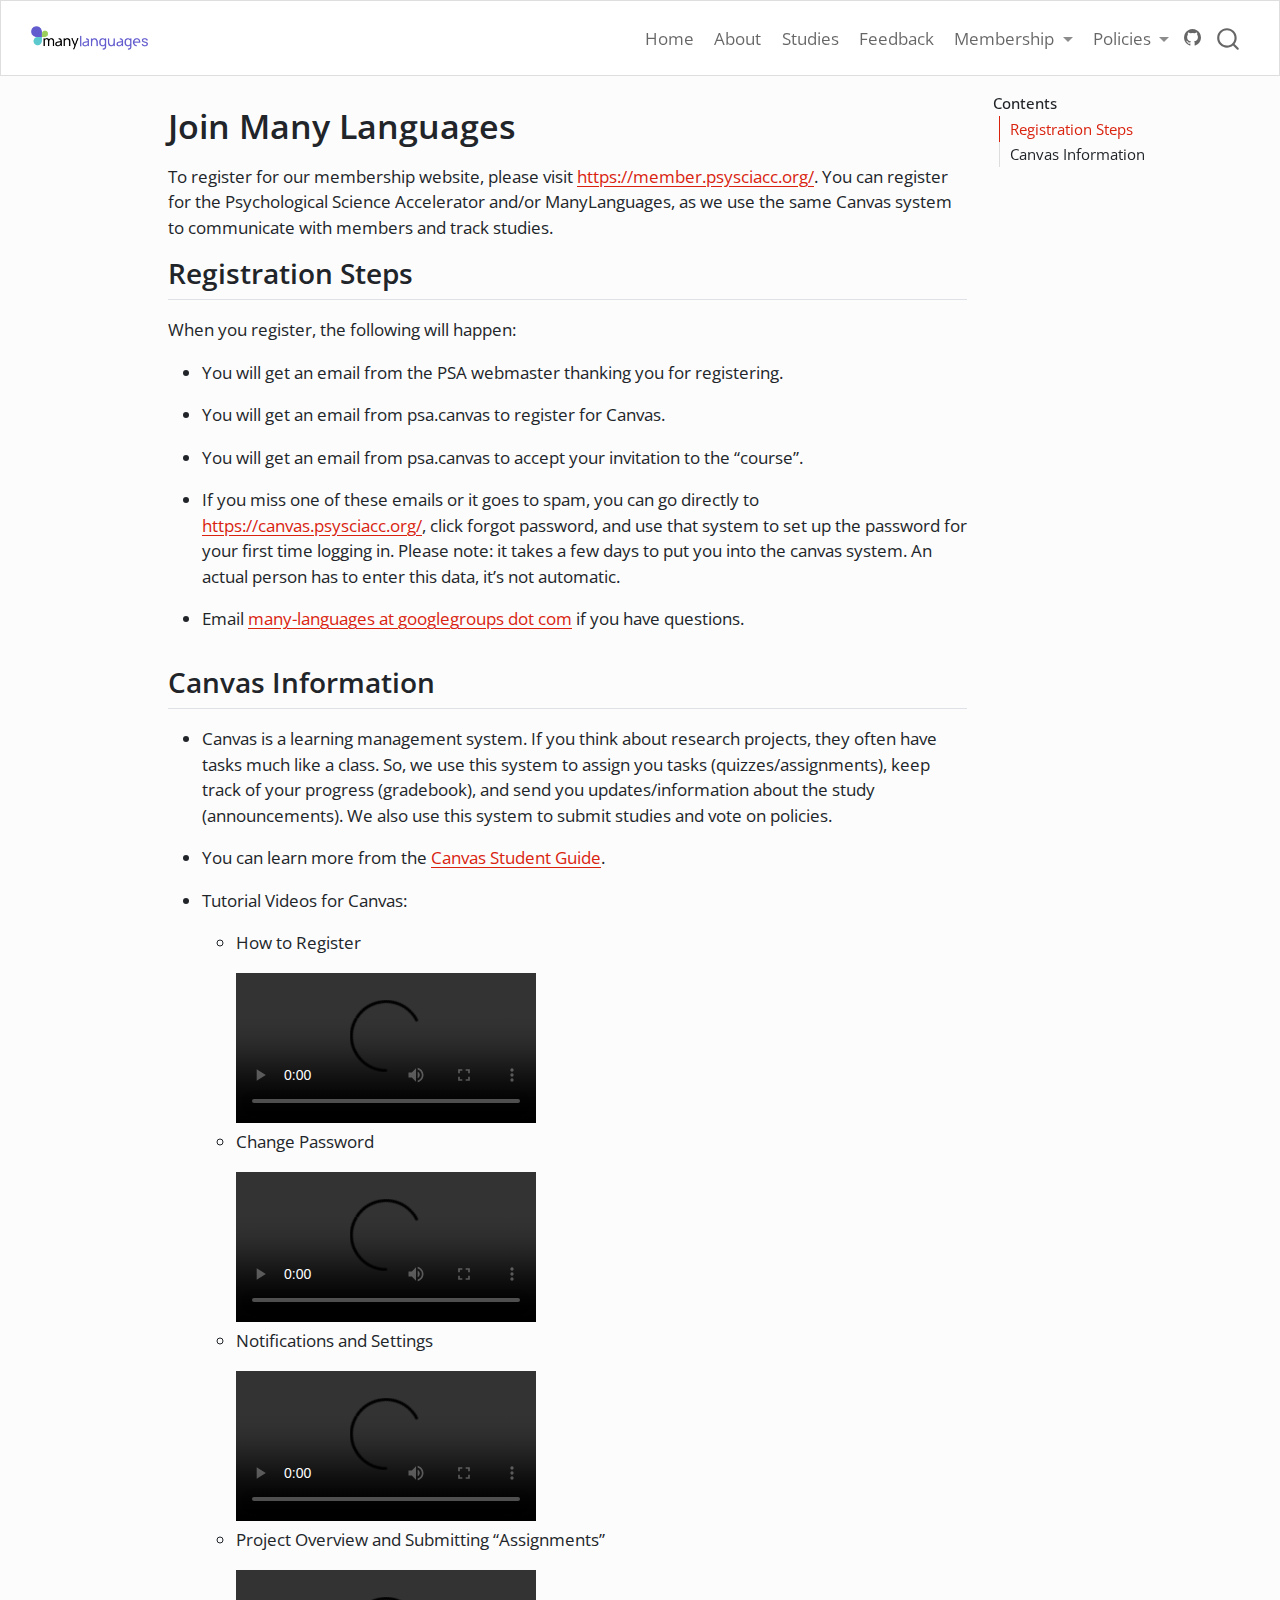
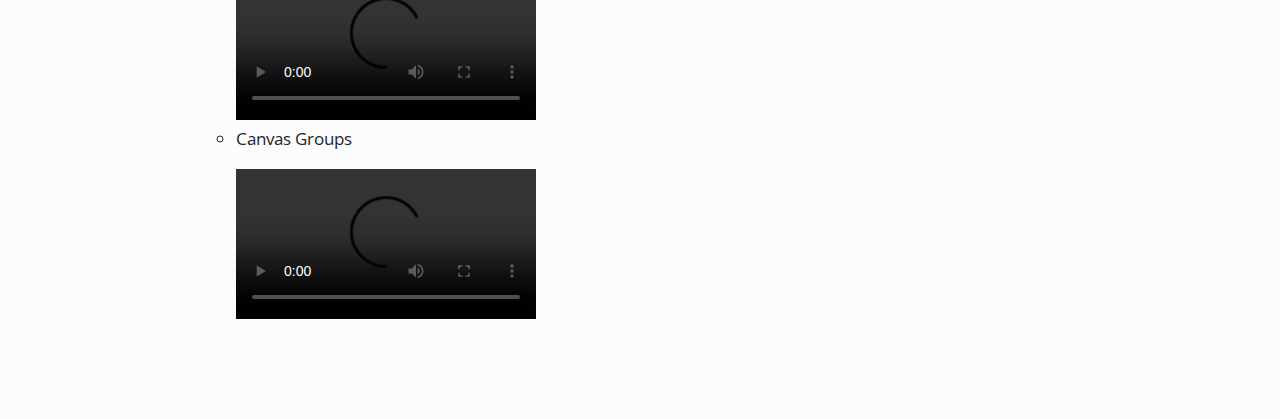
<file: docs/join.html>
<!DOCTYPE html>
<html xmlns="http://www.w3.org/1999/xhtml" lang="en" xml:lang="en"><head>

<meta charset="utf-8">
<meta name="generator" content="quarto-1.5.57">

<meta name="viewport" content="width=device-width, initial-scale=1.0, user-scalable=yes">


<title>Join Many Languages</title>
<style>
code{white-space: pre-wrap;}
span.smallcaps{font-variant: small-caps;}
div.columns{display: flex; gap: min(4vw, 1.5em);}
div.column{flex: auto; overflow-x: auto;}
div.hanging-indent{margin-left: 1.5em; text-indent: -1.5em;}
ul.task-list{list-style: none;}
ul.task-list li input[type="checkbox"] {
  width: 0.8em;
  margin: 0 0.8em 0.2em -1em; /* quarto-specific, see https://github.com/quarto-dev/quarto-cli/issues/4556 */ 
  vertical-align: middle;
}
</style>


<script src="site_libs/quarto-nav/quarto-nav.js"></script>
<script src="site_libs/quarto-nav/headroom.min.js"></script>
<script src="site_libs/clipboard/clipboard.min.js"></script>
<script src="site_libs/quarto-search/autocomplete.umd.js"></script>
<script src="site_libs/quarto-search/fuse.min.js"></script>
<script src="site_libs/quarto-search/quarto-search.js"></script>
<meta name="quarto:offset" content="./">
<script src="site_libs/quarto-html/quarto.js"></script>
<script src="site_libs/quarto-html/popper.min.js"></script>
<script src="site_libs/quarto-html/tippy.umd.min.js"></script>
<script src="site_libs/quarto-html/anchor.min.js"></script>
<link href="site_libs/quarto-html/tippy.css" rel="stylesheet">
<link href="site_libs/quarto-html/quarto-syntax-highlighting.css" rel="stylesheet" id="quarto-text-highlighting-styles">
<script src="site_libs/bootstrap/bootstrap.min.js"></script>
<link href="site_libs/bootstrap/bootstrap-icons.css" rel="stylesheet">
<link href="site_libs/bootstrap/bootstrap.min.css" rel="stylesheet" id="quarto-bootstrap" data-mode="light">
<script id="quarto-search-options" type="application/json">{
  "location": "navbar",
  "copy-button": false,
  "collapse-after": 3,
  "panel-placement": "end",
  "type": "overlay",
  "limit": 50,
  "keyboard-shortcut": [
    "f",
    "/",
    "s"
  ],
  "show-item-context": false,
  "language": {
    "search-no-results-text": "No results",
    "search-matching-documents-text": "matching documents",
    "search-copy-link-title": "Copy link to search",
    "search-hide-matches-text": "Hide additional matches",
    "search-more-match-text": "more match in this document",
    "search-more-matches-text": "more matches in this document",
    "search-clear-button-title": "Clear",
    "search-text-placeholder": "",
    "search-detached-cancel-button-title": "Cancel",
    "search-submit-button-title": "Submit",
    "search-label": "Search"
  }
}</script>


<link rel="stylesheet" href="styles.css">
</head>

<body class="nav-fixed">

<div id="quarto-search-results"></div>
  <header id="quarto-header" class="headroom fixed-top">
    <nav class="navbar navbar-expand-lg " data-bs-theme="dark">
      <div class="navbar-container container-fluid">
      <div class="navbar-brand-container mx-auto">
    <a href="./index.html" class="navbar-brand navbar-brand-logo">
    <img src="./pic/manylang.png" alt="" class="navbar-logo">
    </a>
  </div>
            <div id="quarto-search" class="" title="Search"></div>
          <button class="navbar-toggler" type="button" data-bs-toggle="collapse" data-bs-target="#navbarCollapse" aria-controls="navbarCollapse" role="menu" aria-expanded="false" aria-label="Toggle navigation" onclick="if (window.quartoToggleHeadroom) { window.quartoToggleHeadroom(); }">
  <span class="navbar-toggler-icon"></span>
</button>
          <div class="collapse navbar-collapse" id="navbarCollapse">
            <ul class="navbar-nav navbar-nav-scroll ms-auto">
  <li class="nav-item">
    <a class="nav-link" href="./index.html"> 
<span class="menu-text">Home</span></a>
  </li>  
  <li class="nav-item">
    <a class="nav-link" href="./about.html"> 
<span class="menu-text">About</span></a>
  </li>  
  <li class="nav-item">
    <a class="nav-link" href="./studies.html"> 
<span class="menu-text">Studies</span></a>
  </li>  
  <li class="nav-item">
    <a class="nav-link" href="https://forms.gle/9mHjddrMFGzJzVLa8"> 
<span class="menu-text">Feedback</span></a>
  </li>  
  <li class="nav-item dropdown ">
    <a class="nav-link dropdown-toggle" href="#" id="nav-menu-membership" role="link" data-bs-toggle="dropdown" aria-expanded="false">
 <span class="menu-text">Membership</span>
    </a>
    <ul class="dropdown-menu dropdown-menu-end" aria-labelledby="nav-menu-membership">    
        <li>
    <a class="dropdown-item" href="./join.html">
 <span class="dropdown-text">Join and Help</span></a>
  </li>  
        <li>
    <a class="dropdown-item" href="https://canvas.psysciacc.org">
 <span class="dropdown-text">Canvas</span></a>
  </li>  
    </ul>
  </li>
  <li class="nav-item dropdown ">
    <a class="nav-link dropdown-toggle" href="#" id="nav-menu-policies" role="link" data-bs-toggle="dropdown" aria-expanded="false">
 <span class="menu-text">Policies</span>
    </a>
    <ul class="dropdown-menu dropdown-menu-end" aria-labelledby="nav-menu-policies">    
        <li>
    <a class="dropdown-item" href="./cocpolicy.html">
 <span class="dropdown-text">Code of Conduct</span></a>
  </li>  
        <li>
    <a class="dropdown-item" href="./peoplepolicy.html">
 <span class="dropdown-text">People Policies</span></a>
  </li>  
        <li>
    <a class="dropdown-item" href="./studypolicy.html">
 <span class="dropdown-text">Study Policies</span></a>
  </li>  
        <li>
    <a class="dropdown-item" href="./authorpolicy.html">
 <span class="dropdown-text">Authorship Policies</span></a>
  </li>  
        <li>
    <a class="dropdown-item" href="./partners.html">
 <span class="dropdown-text">Partnerships</span></a>
  </li>  
    </ul>
  </li>
</ul>
          </div> <!-- /navcollapse -->
            <div class="quarto-navbar-tools">
    <a href="https://github.com/many-languages/many-languages.github.io" title="" class="quarto-navigation-tool px-1" aria-label=""><i class="bi bi-github"></i></a>
</div>
      </div> <!-- /container-fluid -->
    </nav>
</header>
<!-- content -->
<div id="quarto-content" class="quarto-container page-columns page-rows-contents page-layout-article page-navbar">
<!-- sidebar -->
<!-- margin-sidebar -->
    <div id="quarto-margin-sidebar" class="sidebar margin-sidebar">
        <nav id="TOC" role="doc-toc" class="toc-active">
    <h2 id="toc-title">Contents</h2>
   
  <ul>
  <li><a href="#registration-steps" id="toc-registration-steps" class="nav-link active" data-scroll-target="#registration-steps">Registration Steps</a></li>
  <li><a href="#canvas-information" id="toc-canvas-information" class="nav-link" data-scroll-target="#canvas-information">Canvas Information</a></li>
  </ul>
</nav>
    </div>
<!-- main -->
<main class="content" id="quarto-document-content">

<header id="title-block-header" class="quarto-title-block default">
<div class="quarto-title">
<h1 class="title">Join Many Languages</h1>
</div>



<div class="quarto-title-meta">

    
  
    
  </div>
  


</header>


<p>To register for our membership website, please visit <a href="https://member.psysciacc.org/" class="uri">https://member.psysciacc.org/</a>. You can register for the Psychological Science Accelerator and/or ManyLanguages, as we use the same Canvas system to communicate with members and track studies.</p>
<section id="registration-steps" class="level2">
<h2 class="anchored" data-anchor-id="registration-steps">Registration Steps</h2>
<p>When you register, the following will happen:</p>
<ul>
<li><p>You will get an email from the PSA webmaster thanking you for registering.</p></li>
<li><p>You will get an email from psa.canvas to register for Canvas.</p></li>
<li><p>You will get an email from psa.canvas to accept your invitation to the “course”.</p></li>
<li><p>If you miss one of these emails or it goes to spam, you can go directly to <a href="https://canvas.psysciacc.org/login/canvas">https://canvas.psysciacc.org/</a>, click forgot password, and use that system to set up the password for your first time logging in. Please note: it takes a few days to put you into the canvas system. An actual person has to enter this data, it’s not automatic.</p></li>
<li><p>Email <a href="mailto:many-languages@googlegroups.com">many-languages at googlegroups dot com</a> if you have questions.</p></li>
</ul>
</section>
<section id="canvas-information" class="level2">
<h2 class="anchored" data-anchor-id="canvas-information">Canvas Information</h2>
<ul>
<li><p>Canvas is a learning management system. If you think about research projects, they often have tasks much like a class. So, we use this system to assign you tasks (quizzes/assignments), keep track of your progress (gradebook), and send you updates/information about the study (announcements). We also use this system to submit studies and vote on policies.</p></li>
<li><p>You can learn more from the <a href="https://community.canvaslms.com/t5/Student-Guide/tkb-p/student">Canvas Student Guide</a>.</p></li>
<li><p>Tutorial Videos for Canvas:</p>
<ul>
<li><p>How to Register</p>
<video width="300" height="150" controls="controls">
<source src="https://github.com/psysciacc/psa-videos/raw/main/canvas_register.mp4" type="video/mp4">
</video></li>
<li><p>Change Password</p>
<video width="300" height="150" controls="controls">
<source src="https://github.com/psysciacc/psa-videos/raw/main/canvas_login_password.mp4" type="video/mp4">
</video></li>
<li><p>Notifications and Settings</p>
<video width="300" height="150" controls="controls">
<source src="https://github.com/psysciacc/psa-videos/raw/main/canvas_notifications_settings.mp4" type="video/mp4">
</video></li>
<li><p>Project Overview and Submitting “Assignments”</p>
<video width="300" height="150" controls="controls">
<source src="https://github.com/psysciacc/psa-videos/raw/main/canvas_projects_assignments.mp4" type="video/mp4">
</video></li>
<li><p>Canvas Groups</p>
<video width="300" height="150" controls="controls">
<source src="https://github.com/psysciacc/psa-videos/raw/main/canvas_groups.mp4" type="video/mp4">
</video></li>
</ul></li>
</ul>


</section>

</main> <!-- /main -->
<script id="quarto-html-after-body" type="application/javascript">
window.document.addEventListener("DOMContentLoaded", function (event) {
  const toggleBodyColorMode = (bsSheetEl) => {
    const mode = bsSheetEl.getAttribute("data-mode");
    const bodyEl = window.document.querySelector("body");
    if (mode === "dark") {
      bodyEl.classList.add("quarto-dark");
      bodyEl.classList.remove("quarto-light");
    } else {
      bodyEl.classList.add("quarto-light");
      bodyEl.classList.remove("quarto-dark");
    }
  }
  const toggleBodyColorPrimary = () => {
    const bsSheetEl = window.document.querySelector("link#quarto-bootstrap");
    if (bsSheetEl) {
      toggleBodyColorMode(bsSheetEl);
    }
  }
  toggleBodyColorPrimary();  
  const icon = "";
  const anchorJS = new window.AnchorJS();
  anchorJS.options = {
    placement: 'right',
    icon: icon
  };
  anchorJS.add('.anchored');
  const isCodeAnnotation = (el) => {
    for (const clz of el.classList) {
      if (clz.startsWith('code-annotation-')) {                     
        return true;
      }
    }
    return false;
  }
  const onCopySuccess = function(e) {
    // button target
    const button = e.trigger;
    // don't keep focus
    button.blur();
    // flash "checked"
    button.classList.add('code-copy-button-checked');
    var currentTitle = button.getAttribute("title");
    button.setAttribute("title", "Copied!");
    let tooltip;
    if (window.bootstrap) {
      button.setAttribute("data-bs-toggle", "tooltip");
      button.setAttribute("data-bs-placement", "left");
      button.setAttribute("data-bs-title", "Copied!");
      tooltip = new bootstrap.Tooltip(button, 
        { trigger: "manual", 
          customClass: "code-copy-button-tooltip",
          offset: [0, -8]});
      tooltip.show();    
    }
    setTimeout(function() {
      if (tooltip) {
        tooltip.hide();
        button.removeAttribute("data-bs-title");
        button.removeAttribute("data-bs-toggle");
        button.removeAttribute("data-bs-placement");
      }
      button.setAttribute("title", currentTitle);
      button.classList.remove('code-copy-button-checked');
    }, 1000);
    // clear code selection
    e.clearSelection();
  }
  const getTextToCopy = function(trigger) {
      const codeEl = trigger.previousElementSibling.cloneNode(true);
      for (const childEl of codeEl.children) {
        if (isCodeAnnotation(childEl)) {
          childEl.remove();
        }
      }
      return codeEl.innerText;
  }
  const clipboard = new window.ClipboardJS('.code-copy-button:not([data-in-quarto-modal])', {
    text: getTextToCopy
  });
  clipboard.on('success', onCopySuccess);
  if (window.document.getElementById('quarto-embedded-source-code-modal')) {
    // For code content inside modals, clipBoardJS needs to be initialized with a container option
    // TODO: Check when it could be a function (https://github.com/zenorocha/clipboard.js/issues/860)
    const clipboardModal = new window.ClipboardJS('.code-copy-button[data-in-quarto-modal]', {
      text: getTextToCopy,
      container: window.document.getElementById('quarto-embedded-source-code-modal')
    });
    clipboardModal.on('success', onCopySuccess);
  }
    var localhostRegex = new RegExp(/^(?:http|https):\/\/localhost\:?[0-9]*\//);
    var mailtoRegex = new RegExp(/^mailto:/);
      var filterRegex = new RegExp('/' + window.location.host + '/');
    var isInternal = (href) => {
        return filterRegex.test(href) || localhostRegex.test(href) || mailtoRegex.test(href);
    }
    // Inspect non-navigation links and adorn them if external
 	var links = window.document.querySelectorAll('a[href]:not(.nav-link):not(.navbar-brand):not(.toc-action):not(.sidebar-link):not(.sidebar-item-toggle):not(.pagination-link):not(.no-external):not([aria-hidden]):not(.dropdown-item):not(.quarto-navigation-tool):not(.about-link)');
    for (var i=0; i<links.length; i++) {
      const link = links[i];
      if (!isInternal(link.href)) {
        // undo the damage that might have been done by quarto-nav.js in the case of
        // links that we want to consider external
        if (link.dataset.originalHref !== undefined) {
          link.href = link.dataset.originalHref;
        }
      }
    }
  function tippyHover(el, contentFn, onTriggerFn, onUntriggerFn) {
    const config = {
      allowHTML: true,
      maxWidth: 500,
      delay: 100,
      arrow: false,
      appendTo: function(el) {
          return el.parentElement;
      },
      interactive: true,
      interactiveBorder: 10,
      theme: 'quarto',
      placement: 'bottom-start',
    };
    if (contentFn) {
      config.content = contentFn;
    }
    if (onTriggerFn) {
      config.onTrigger = onTriggerFn;
    }
    if (onUntriggerFn) {
      config.onUntrigger = onUntriggerFn;
    }
    window.tippy(el, config); 
  }
  const noterefs = window.document.querySelectorAll('a[role="doc-noteref"]');
  for (var i=0; i<noterefs.length; i++) {
    const ref = noterefs[i];
    tippyHover(ref, function() {
      // use id or data attribute instead here
      let href = ref.getAttribute('data-footnote-href') || ref.getAttribute('href');
      try { href = new URL(href).hash; } catch {}
      const id = href.replace(/^#\/?/, "");
      const note = window.document.getElementById(id);
      if (note) {
        return note.innerHTML;
      } else {
        return "";
      }
    });
  }
  const xrefs = window.document.querySelectorAll('a.quarto-xref');
  const processXRef = (id, note) => {
    // Strip column container classes
    const stripColumnClz = (el) => {
      el.classList.remove("page-full", "page-columns");
      if (el.children) {
        for (const child of el.children) {
          stripColumnClz(child);
        }
      }
    }
    stripColumnClz(note)
    if (id === null || id.startsWith('sec-')) {
      // Special case sections, only their first couple elements
      const container = document.createElement("div");
      if (note.children && note.children.length > 2) {
        container.appendChild(note.children[0].cloneNode(true));
        for (let i = 1; i < note.children.length; i++) {
          const child = note.children[i];
          if (child.tagName === "P" && child.innerText === "") {
            continue;
          } else {
            container.appendChild(child.cloneNode(true));
            break;
          }
        }
        if (window.Quarto?.typesetMath) {
          window.Quarto.typesetMath(container);
        }
        return container.innerHTML
      } else {
        if (window.Quarto?.typesetMath) {
          window.Quarto.typesetMath(note);
        }
        return note.innerHTML;
      }
    } else {
      // Remove any anchor links if they are present
      const anchorLink = note.querySelector('a.anchorjs-link');
      if (anchorLink) {
        anchorLink.remove();
      }
      if (window.Quarto?.typesetMath) {
        window.Quarto.typesetMath(note);
      }
      // TODO in 1.5, we should make sure this works without a callout special case
      if (note.classList.contains("callout")) {
        return note.outerHTML;
      } else {
        return note.innerHTML;
      }
    }
  }
  for (var i=0; i<xrefs.length; i++) {
    const xref = xrefs[i];
    tippyHover(xref, undefined, function(instance) {
      instance.disable();
      let url = xref.getAttribute('href');
      let hash = undefined; 
      if (url.startsWith('#')) {
        hash = url;
      } else {
        try { hash = new URL(url).hash; } catch {}
      }
      if (hash) {
        const id = hash.replace(/^#\/?/, "");
        const note = window.document.getElementById(id);
        if (note !== null) {
          try {
            const html = processXRef(id, note.cloneNode(true));
            instance.setContent(html);
          } finally {
            instance.enable();
            instance.show();
          }
        } else {
          // See if we can fetch this
          fetch(url.split('#')[0])
          .then(res => res.text())
          .then(html => {
            const parser = new DOMParser();
            const htmlDoc = parser.parseFromString(html, "text/html");
            const note = htmlDoc.getElementById(id);
            if (note !== null) {
              const html = processXRef(id, note);
              instance.setContent(html);
            } 
          }).finally(() => {
            instance.enable();
            instance.show();
          });
        }
      } else {
        // See if we can fetch a full url (with no hash to target)
        // This is a special case and we should probably do some content thinning / targeting
        fetch(url)
        .then(res => res.text())
        .then(html => {
          const parser = new DOMParser();
          const htmlDoc = parser.parseFromString(html, "text/html");
          const note = htmlDoc.querySelector('main.content');
          if (note !== null) {
            // This should only happen for chapter cross references
            // (since there is no id in the URL)
            // remove the first header
            if (note.children.length > 0 && note.children[0].tagName === "HEADER") {
              note.children[0].remove();
            }
            const html = processXRef(null, note);
            instance.setContent(html);
          } 
        }).finally(() => {
          instance.enable();
          instance.show();
        });
      }
    }, function(instance) {
    });
  }
      let selectedAnnoteEl;
      const selectorForAnnotation = ( cell, annotation) => {
        let cellAttr = 'data-code-cell="' + cell + '"';
        let lineAttr = 'data-code-annotation="' +  annotation + '"';
        const selector = 'span[' + cellAttr + '][' + lineAttr + ']';
        return selector;
      }
      const selectCodeLines = (annoteEl) => {
        const doc = window.document;
        const targetCell = annoteEl.getAttribute("data-target-cell");
        const targetAnnotation = annoteEl.getAttribute("data-target-annotation");
        const annoteSpan = window.document.querySelector(selectorForAnnotation(targetCell, targetAnnotation));
        const lines = annoteSpan.getAttribute("data-code-lines").split(",");
        const lineIds = lines.map((line) => {
          return targetCell + "-" + line;
        })
        let top = null;
        let height = null;
        let parent = null;
        if (lineIds.length > 0) {
            //compute the position of the single el (top and bottom and make a div)
            const el = window.document.getElementById(lineIds[0]);
            top = el.offsetTop;
            height = el.offsetHeight;
            parent = el.parentElement.parentElement;
          if (lineIds.length > 1) {
            const lastEl = window.document.getElementById(lineIds[lineIds.length - 1]);
            const bottom = lastEl.offsetTop + lastEl.offsetHeight;
            height = bottom - top;
          }
          if (top !== null && height !== null && parent !== null) {
            // cook up a div (if necessary) and position it 
            let div = window.document.getElementById("code-annotation-line-highlight");
            if (div === null) {
              div = window.document.createElement("div");
              div.setAttribute("id", "code-annotation-line-highlight");
              div.style.position = 'absolute';
              parent.appendChild(div);
            }
            div.style.top = top - 2 + "px";
            div.style.height = height + 4 + "px";
            div.style.left = 0;
            let gutterDiv = window.document.getElementById("code-annotation-line-highlight-gutter");
            if (gutterDiv === null) {
              gutterDiv = window.document.createElement("div");
              gutterDiv.setAttribute("id", "code-annotation-line-highlight-gutter");
              gutterDiv.style.position = 'absolute';
              const codeCell = window.document.getElementById(targetCell);
              const gutter = codeCell.querySelector('.code-annotation-gutter');
              gutter.appendChild(gutterDiv);
            }
            gutterDiv.style.top = top - 2 + "px";
            gutterDiv.style.height = height + 4 + "px";
          }
          selectedAnnoteEl = annoteEl;
        }
      };
      const unselectCodeLines = () => {
        const elementsIds = ["code-annotation-line-highlight", "code-annotation-line-highlight-gutter"];
        elementsIds.forEach((elId) => {
          const div = window.document.getElementById(elId);
          if (div) {
            div.remove();
          }
        });
        selectedAnnoteEl = undefined;
      };
        // Handle positioning of the toggle
    window.addEventListener(
      "resize",
      throttle(() => {
        elRect = undefined;
        if (selectedAnnoteEl) {
          selectCodeLines(selectedAnnoteEl);
        }
      }, 10)
    );
    function throttle(fn, ms) {
    let throttle = false;
    let timer;
      return (...args) => {
        if(!throttle) { // first call gets through
            fn.apply(this, args);
            throttle = true;
        } else { // all the others get throttled
            if(timer) clearTimeout(timer); // cancel #2
            timer = setTimeout(() => {
              fn.apply(this, args);
              timer = throttle = false;
            }, ms);
        }
      };
    }
      // Attach click handler to the DT
      const annoteDls = window.document.querySelectorAll('dt[data-target-cell]');
      for (const annoteDlNode of annoteDls) {
        annoteDlNode.addEventListener('click', (event) => {
          const clickedEl = event.target;
          if (clickedEl !== selectedAnnoteEl) {
            unselectCodeLines();
            const activeEl = window.document.querySelector('dt[data-target-cell].code-annotation-active');
            if (activeEl) {
              activeEl.classList.remove('code-annotation-active');
            }
            selectCodeLines(clickedEl);
            clickedEl.classList.add('code-annotation-active');
          } else {
            // Unselect the line
            unselectCodeLines();
            clickedEl.classList.remove('code-annotation-active');
          }
        });
      }
  const findCites = (el) => {
    const parentEl = el.parentElement;
    if (parentEl) {
      const cites = parentEl.dataset.cites;
      if (cites) {
        return {
          el,
          cites: cites.split(' ')
        };
      } else {
        return findCites(el.parentElement)
      }
    } else {
      return undefined;
    }
  };
  var bibliorefs = window.document.querySelectorAll('a[role="doc-biblioref"]');
  for (var i=0; i<bibliorefs.length; i++) {
    const ref = bibliorefs[i];
    const citeInfo = findCites(ref);
    if (citeInfo) {
      tippyHover(citeInfo.el, function() {
        var popup = window.document.createElement('div');
        citeInfo.cites.forEach(function(cite) {
          var citeDiv = window.document.createElement('div');
          citeDiv.classList.add('hanging-indent');
          citeDiv.classList.add('csl-entry');
          var biblioDiv = window.document.getElementById('ref-' + cite);
          if (biblioDiv) {
            citeDiv.innerHTML = biblioDiv.innerHTML;
          }
          popup.appendChild(citeDiv);
        });
        return popup.innerHTML;
      });
    }
  }
});
</script>
</div> <!-- /content -->




</body></html>
</file>
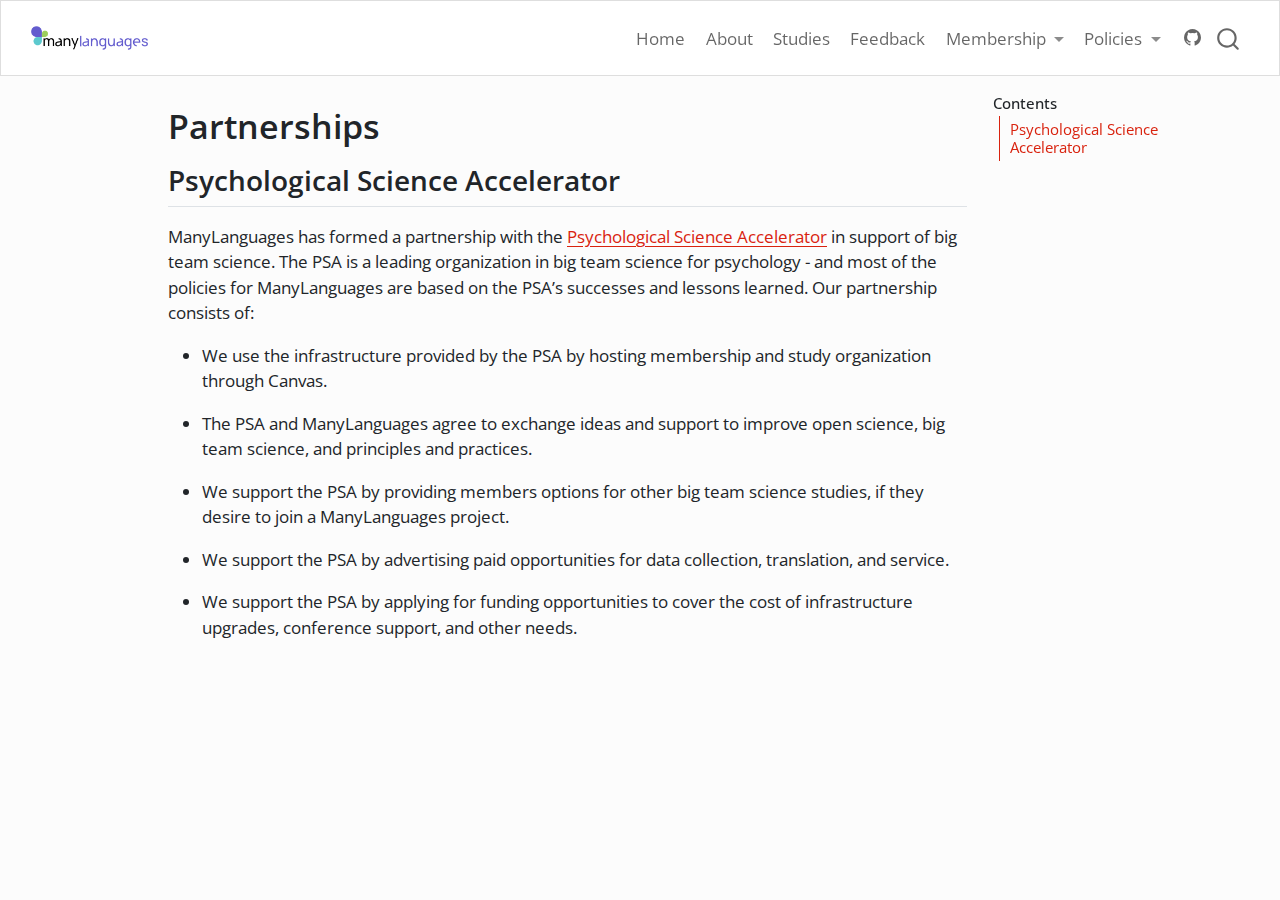
<file: docs/partners.html>
<!DOCTYPE html>
<html xmlns="http://www.w3.org/1999/xhtml" lang="en" xml:lang="en"><head>

<meta charset="utf-8">
<meta name="generator" content="quarto-1.3.450">

<meta name="viewport" content="width=device-width, initial-scale=1.0, user-scalable=yes">


<title>Partnerships</title>
<style>
code{white-space: pre-wrap;}
span.smallcaps{font-variant: small-caps;}
div.columns{display: flex; gap: min(4vw, 1.5em);}
div.column{flex: auto; overflow-x: auto;}
div.hanging-indent{margin-left: 1.5em; text-indent: -1.5em;}
ul.task-list{list-style: none;}
ul.task-list li input[type="checkbox"] {
  width: 0.8em;
  margin: 0 0.8em 0.2em -1em; /* quarto-specific, see https://github.com/quarto-dev/quarto-cli/issues/4556 */ 
  vertical-align: middle;
}
</style>


<script src="site_libs/quarto-nav/quarto-nav.js"></script>
<script src="site_libs/quarto-nav/headroom.min.js"></script>
<script src="site_libs/clipboard/clipboard.min.js"></script>
<script src="site_libs/quarto-search/autocomplete.umd.js"></script>
<script src="site_libs/quarto-search/fuse.min.js"></script>
<script src="site_libs/quarto-search/quarto-search.js"></script>
<meta name="quarto:offset" content="./">
<script src="site_libs/quarto-html/quarto.js"></script>
<script src="site_libs/quarto-html/popper.min.js"></script>
<script src="site_libs/quarto-html/tippy.umd.min.js"></script>
<script src="site_libs/quarto-html/anchor.min.js"></script>
<link href="site_libs/quarto-html/tippy.css" rel="stylesheet">
<link href="site_libs/quarto-html/quarto-syntax-highlighting.css" rel="stylesheet" id="quarto-text-highlighting-styles">
<script src="site_libs/bootstrap/bootstrap.min.js"></script>
<link href="site_libs/bootstrap/bootstrap-icons.css" rel="stylesheet">
<link href="site_libs/bootstrap/bootstrap.min.css" rel="stylesheet" id="quarto-bootstrap" data-mode="light">
<script id="quarto-search-options" type="application/json">{
  "location": "navbar",
  "copy-button": false,
  "collapse-after": 3,
  "panel-placement": "end",
  "type": "overlay",
  "limit": 20,
  "language": {
    "search-no-results-text": "No results",
    "search-matching-documents-text": "matching documents",
    "search-copy-link-title": "Copy link to search",
    "search-hide-matches-text": "Hide additional matches",
    "search-more-match-text": "more match in this document",
    "search-more-matches-text": "more matches in this document",
    "search-clear-button-title": "Clear",
    "search-detached-cancel-button-title": "Cancel",
    "search-submit-button-title": "Submit",
    "search-label": "Search"
  }
}</script>


<link rel="stylesheet" href="styles.css">
</head>

<body class="nav-fixed">

<div id="quarto-search-results"></div>
  <header id="quarto-header" class="headroom fixed-top">
    <nav class="navbar navbar-expand-lg navbar-dark ">
      <div class="navbar-container container-fluid">
      <div class="navbar-brand-container">
    <a href="./index.html" class="navbar-brand navbar-brand-logo">
    <img src="./pic/manylang.png" alt="" class="navbar-logo">
    </a>
  </div>
            <div id="quarto-search" class="" title="Search"></div>
          <button class="navbar-toggler" type="button" data-bs-toggle="collapse" data-bs-target="#navbarCollapse" aria-controls="navbarCollapse" aria-expanded="false" aria-label="Toggle navigation" onclick="if (window.quartoToggleHeadroom) { window.quartoToggleHeadroom(); }">
  <span class="navbar-toggler-icon"></span>
</button>
          <div class="collapse navbar-collapse" id="navbarCollapse">
            <ul class="navbar-nav navbar-nav-scroll ms-auto">
  <li class="nav-item">
    <a class="nav-link" href="./index.html" rel="" target="">
 <span class="menu-text">Home</span></a>
  </li>  
  <li class="nav-item">
    <a class="nav-link" href="./about.html" rel="" target="">
 <span class="menu-text">About</span></a>
  </li>  
  <li class="nav-item">
    <a class="nav-link" href="./studies.html" rel="" target="">
 <span class="menu-text">Studies</span></a>
  </li>  
  <li class="nav-item">
    <a class="nav-link" href="https://forms.gle/9mHjddrMFGzJzVLa8" rel="" target="">
 <span class="menu-text">Feedback</span></a>
  </li>  
  <li class="nav-item dropdown ">
    <a class="nav-link dropdown-toggle" href="#" id="nav-menu-membership" role="button" data-bs-toggle="dropdown" aria-expanded="false" rel="" target="">
 <span class="menu-text">Membership</span>
    </a>
    <ul class="dropdown-menu dropdown-menu-end" aria-labelledby="nav-menu-membership">    
        <li>
    <a class="dropdown-item" href="./join.html" rel="" target="">
 <span class="dropdown-text">Join and Help</span></a>
  </li>  
        <li>
    <a class="dropdown-item" href="https://canvas.psysciacc.org" rel="" target="">
 <span class="dropdown-text">Canvas</span></a>
  </li>  
    </ul>
  </li>
  <li class="nav-item dropdown ">
    <a class="nav-link dropdown-toggle" href="#" id="nav-menu-policies" role="button" data-bs-toggle="dropdown" aria-expanded="false" rel="" target="">
 <span class="menu-text">Policies</span>
    </a>
    <ul class="dropdown-menu dropdown-menu-end" aria-labelledby="nav-menu-policies">    
        <li>
    <a class="dropdown-item" href="./cocpolicy.html" rel="" target="">
 <span class="dropdown-text">Code of Conduct</span></a>
  </li>  
        <li>
    <a class="dropdown-item" href="./peoplepolicy.html" rel="" target="">
 <span class="dropdown-text">People Policies</span></a>
  </li>  
        <li>
    <a class="dropdown-item" href="./studypolicy.html" rel="" target="">
 <span class="dropdown-text">Study Policies</span></a>
  </li>  
        <li>
    <a class="dropdown-item" href="./authorpolicy.html" rel="" target="">
 <span class="dropdown-text">Authorship Policies</span></a>
  </li>  
        <li>
    <a class="dropdown-item" href="./partners.html" rel="" target="">
 <span class="dropdown-text">Partnerships</span></a>
  </li>  
    </ul>
  </li>
</ul>
            <div class="quarto-navbar-tools">
    <a href="https://github.com/many-languages/many-languages.github.io" rel="" title="" class="quarto-navigation-tool px-1" aria-label=""><i class="bi bi-github"></i></a>
</div>
          </div> <!-- /navcollapse -->
      </div> <!-- /container-fluid -->
    </nav>
</header>
<!-- content -->
<div id="quarto-content" class="quarto-container page-columns page-rows-contents page-layout-article page-navbar">
<!-- sidebar -->
<!-- margin-sidebar -->
    <div id="quarto-margin-sidebar" class="sidebar margin-sidebar">
        <nav id="TOC" role="doc-toc" class="toc-active">
    <h2 id="toc-title">Contents</h2>
   
  <ul>
  <li><a href="#psychological-science-accelerator" id="toc-psychological-science-accelerator" class="nav-link active" data-scroll-target="#psychological-science-accelerator">Psychological Science Accelerator</a></li>
  </ul>
</nav>
    </div>
<!-- main -->
<main class="content" id="quarto-document-content">

<header id="title-block-header" class="quarto-title-block default">
<div class="quarto-title">
<h1 class="title">Partnerships</h1>
</div>



<div class="quarto-title-meta">

    
  
    
  </div>
  

</header>

<section id="psychological-science-accelerator" class="level2">
<h2 class="anchored" data-anchor-id="psychological-science-accelerator">Psychological Science Accelerator</h2>
<p>ManyLanguages has formed a partnership with the <a href="psysciacc.org">Psychological Science Accelerator</a> in support of big team science. The PSA is a leading organization in big team science for psychology - and most of the policies for ManyLanguages are based on the PSA’s successes and lessons learned. Our partnership consists of:</p>
<ul>
<li><p>We use the infrastructure provided by the PSA by hosting membership and study organization through Canvas.</p></li>
<li><p>The PSA and ManyLanguages agree to exchange ideas and support to improve open science, big team science, and principles and practices.</p></li>
<li><p>We support the PSA by providing members options for other big team science studies, if they desire to join a ManyLanguages project.</p></li>
<li><p>We support the PSA by advertising paid opportunities for data collection, translation, and service.</p></li>
<li><p>We support the PSA by applying for funding opportunities to cover the cost of infrastructure upgrades, conference support, and other needs.</p></li>
</ul>


</section>

</main> <!-- /main -->
<script id="quarto-html-after-body" type="application/javascript">
window.document.addEventListener("DOMContentLoaded", function (event) {
  const toggleBodyColorMode = (bsSheetEl) => {
    const mode = bsSheetEl.getAttribute("data-mode");
    const bodyEl = window.document.querySelector("body");
    if (mode === "dark") {
      bodyEl.classList.add("quarto-dark");
      bodyEl.classList.remove("quarto-light");
    } else {
      bodyEl.classList.add("quarto-light");
      bodyEl.classList.remove("quarto-dark");
    }
  }
  const toggleBodyColorPrimary = () => {
    const bsSheetEl = window.document.querySelector("link#quarto-bootstrap");
    if (bsSheetEl) {
      toggleBodyColorMode(bsSheetEl);
    }
  }
  toggleBodyColorPrimary();  
  const icon = "";
  const anchorJS = new window.AnchorJS();
  anchorJS.options = {
    placement: 'right',
    icon: icon
  };
  anchorJS.add('.anchored');
  const isCodeAnnotation = (el) => {
    for (const clz of el.classList) {
      if (clz.startsWith('code-annotation-')) {                     
        return true;
      }
    }
    return false;
  }
  const clipboard = new window.ClipboardJS('.code-copy-button', {
    text: function(trigger) {
      const codeEl = trigger.previousElementSibling.cloneNode(true);
      for (const childEl of codeEl.children) {
        if (isCodeAnnotation(childEl)) {
          childEl.remove();
        }
      }
      return codeEl.innerText;
    }
  });
  clipboard.on('success', function(e) {
    // button target
    const button = e.trigger;
    // don't keep focus
    button.blur();
    // flash "checked"
    button.classList.add('code-copy-button-checked');
    var currentTitle = button.getAttribute("title");
    button.setAttribute("title", "Copied!");
    let tooltip;
    if (window.bootstrap) {
      button.setAttribute("data-bs-toggle", "tooltip");
      button.setAttribute("data-bs-placement", "left");
      button.setAttribute("data-bs-title", "Copied!");
      tooltip = new bootstrap.Tooltip(button, 
        { trigger: "manual", 
          customClass: "code-copy-button-tooltip",
          offset: [0, -8]});
      tooltip.show();    
    }
    setTimeout(function() {
      if (tooltip) {
        tooltip.hide();
        button.removeAttribute("data-bs-title");
        button.removeAttribute("data-bs-toggle");
        button.removeAttribute("data-bs-placement");
      }
      button.setAttribute("title", currentTitle);
      button.classList.remove('code-copy-button-checked');
    }, 1000);
    // clear code selection
    e.clearSelection();
  });
  function tippyHover(el, contentFn) {
    const config = {
      allowHTML: true,
      content: contentFn,
      maxWidth: 500,
      delay: 100,
      arrow: false,
      appendTo: function(el) {
          return el.parentElement;
      },
      interactive: true,
      interactiveBorder: 10,
      theme: 'quarto',
      placement: 'bottom-start'
    };
    window.tippy(el, config); 
  }
  const noterefs = window.document.querySelectorAll('a[role="doc-noteref"]');
  for (var i=0; i<noterefs.length; i++) {
    const ref = noterefs[i];
    tippyHover(ref, function() {
      // use id or data attribute instead here
      let href = ref.getAttribute('data-footnote-href') || ref.getAttribute('href');
      try { href = new URL(href).hash; } catch {}
      const id = href.replace(/^#\/?/, "");
      const note = window.document.getElementById(id);
      return note.innerHTML;
    });
  }
      let selectedAnnoteEl;
      const selectorForAnnotation = ( cell, annotation) => {
        let cellAttr = 'data-code-cell="' + cell + '"';
        let lineAttr = 'data-code-annotation="' +  annotation + '"';
        const selector = 'span[' + cellAttr + '][' + lineAttr + ']';
        return selector;
      }
      const selectCodeLines = (annoteEl) => {
        const doc = window.document;
        const targetCell = annoteEl.getAttribute("data-target-cell");
        const targetAnnotation = annoteEl.getAttribute("data-target-annotation");
        const annoteSpan = window.document.querySelector(selectorForAnnotation(targetCell, targetAnnotation));
        const lines = annoteSpan.getAttribute("data-code-lines").split(",");
        const lineIds = lines.map((line) => {
          return targetCell + "-" + line;
        })
        let top = null;
        let height = null;
        let parent = null;
        if (lineIds.length > 0) {
            //compute the position of the single el (top and bottom and make a div)
            const el = window.document.getElementById(lineIds[0]);
            top = el.offsetTop;
            height = el.offsetHeight;
            parent = el.parentElement.parentElement;
          if (lineIds.length > 1) {
            const lastEl = window.document.getElementById(lineIds[lineIds.length - 1]);
            const bottom = lastEl.offsetTop + lastEl.offsetHeight;
            height = bottom - top;
          }
          if (top !== null && height !== null && parent !== null) {
            // cook up a div (if necessary) and position it 
            let div = window.document.getElementById("code-annotation-line-highlight");
            if (div === null) {
              div = window.document.createElement("div");
              div.setAttribute("id", "code-annotation-line-highlight");
              div.style.position = 'absolute';
              parent.appendChild(div);
            }
            div.style.top = top - 2 + "px";
            div.style.height = height + 4 + "px";
            let gutterDiv = window.document.getElementById("code-annotation-line-highlight-gutter");
            if (gutterDiv === null) {
              gutterDiv = window.document.createElement("div");
              gutterDiv.setAttribute("id", "code-annotation-line-highlight-gutter");
              gutterDiv.style.position = 'absolute';
              const codeCell = window.document.getElementById(targetCell);
              const gutter = codeCell.querySelector('.code-annotation-gutter');
              gutter.appendChild(gutterDiv);
            }
            gutterDiv.style.top = top - 2 + "px";
            gutterDiv.style.height = height + 4 + "px";
          }
          selectedAnnoteEl = annoteEl;
        }
      };
      const unselectCodeLines = () => {
        const elementsIds = ["code-annotation-line-highlight", "code-annotation-line-highlight-gutter"];
        elementsIds.forEach((elId) => {
          const div = window.document.getElementById(elId);
          if (div) {
            div.remove();
          }
        });
        selectedAnnoteEl = undefined;
      };
      // Attach click handler to the DT
      const annoteDls = window.document.querySelectorAll('dt[data-target-cell]');
      for (const annoteDlNode of annoteDls) {
        annoteDlNode.addEventListener('click', (event) => {
          const clickedEl = event.target;
          if (clickedEl !== selectedAnnoteEl) {
            unselectCodeLines();
            const activeEl = window.document.querySelector('dt[data-target-cell].code-annotation-active');
            if (activeEl) {
              activeEl.classList.remove('code-annotation-active');
            }
            selectCodeLines(clickedEl);
            clickedEl.classList.add('code-annotation-active');
          } else {
            // Unselect the line
            unselectCodeLines();
            clickedEl.classList.remove('code-annotation-active');
          }
        });
      }
  const findCites = (el) => {
    const parentEl = el.parentElement;
    if (parentEl) {
      const cites = parentEl.dataset.cites;
      if (cites) {
        return {
          el,
          cites: cites.split(' ')
        };
      } else {
        return findCites(el.parentElement)
      }
    } else {
      return undefined;
    }
  };
  var bibliorefs = window.document.querySelectorAll('a[role="doc-biblioref"]');
  for (var i=0; i<bibliorefs.length; i++) {
    const ref = bibliorefs[i];
    const citeInfo = findCites(ref);
    if (citeInfo) {
      tippyHover(citeInfo.el, function() {
        var popup = window.document.createElement('div');
        citeInfo.cites.forEach(function(cite) {
          var citeDiv = window.document.createElement('div');
          citeDiv.classList.add('hanging-indent');
          citeDiv.classList.add('csl-entry');
          var biblioDiv = window.document.getElementById('ref-' + cite);
          if (biblioDiv) {
            citeDiv.innerHTML = biblioDiv.innerHTML;
          }
          popup.appendChild(citeDiv);
        });
        return popup.innerHTML;
      });
    }
  }
});
</script>
</div> <!-- /content -->



</body></html>
</file>
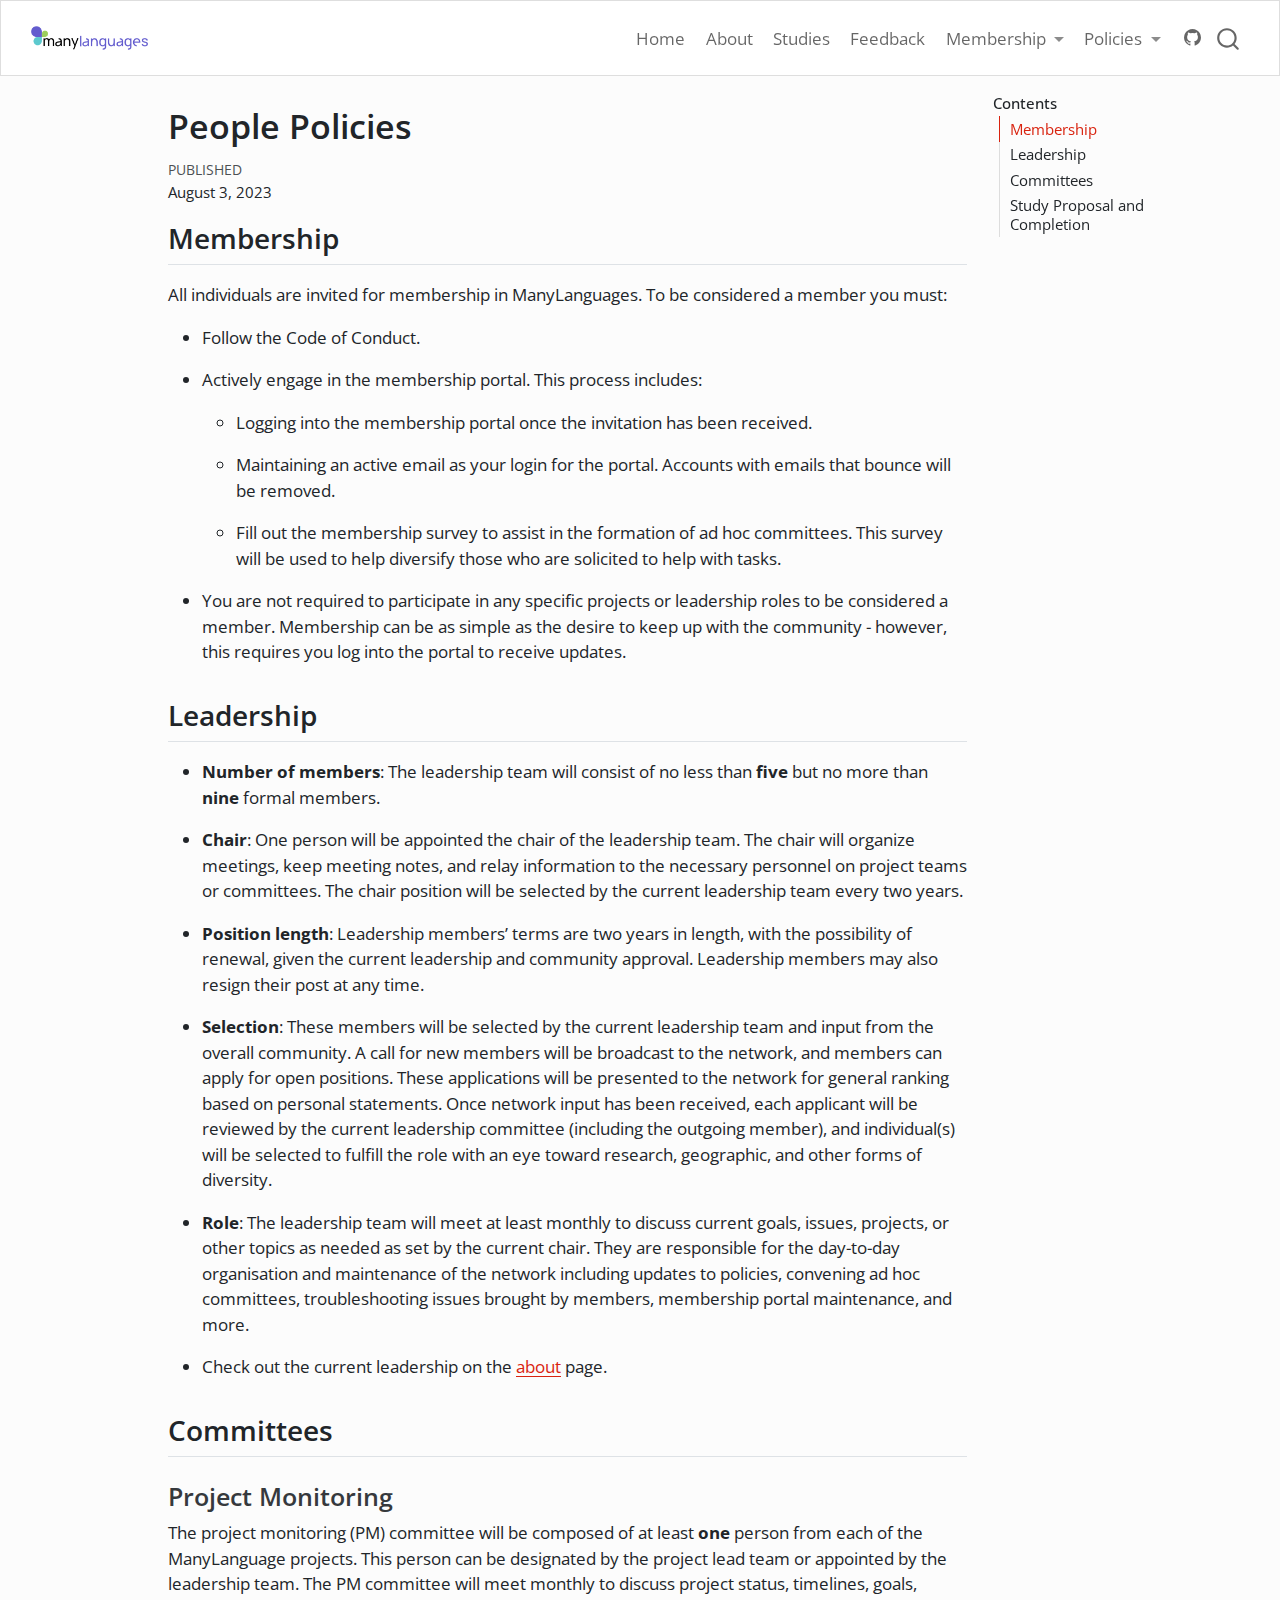
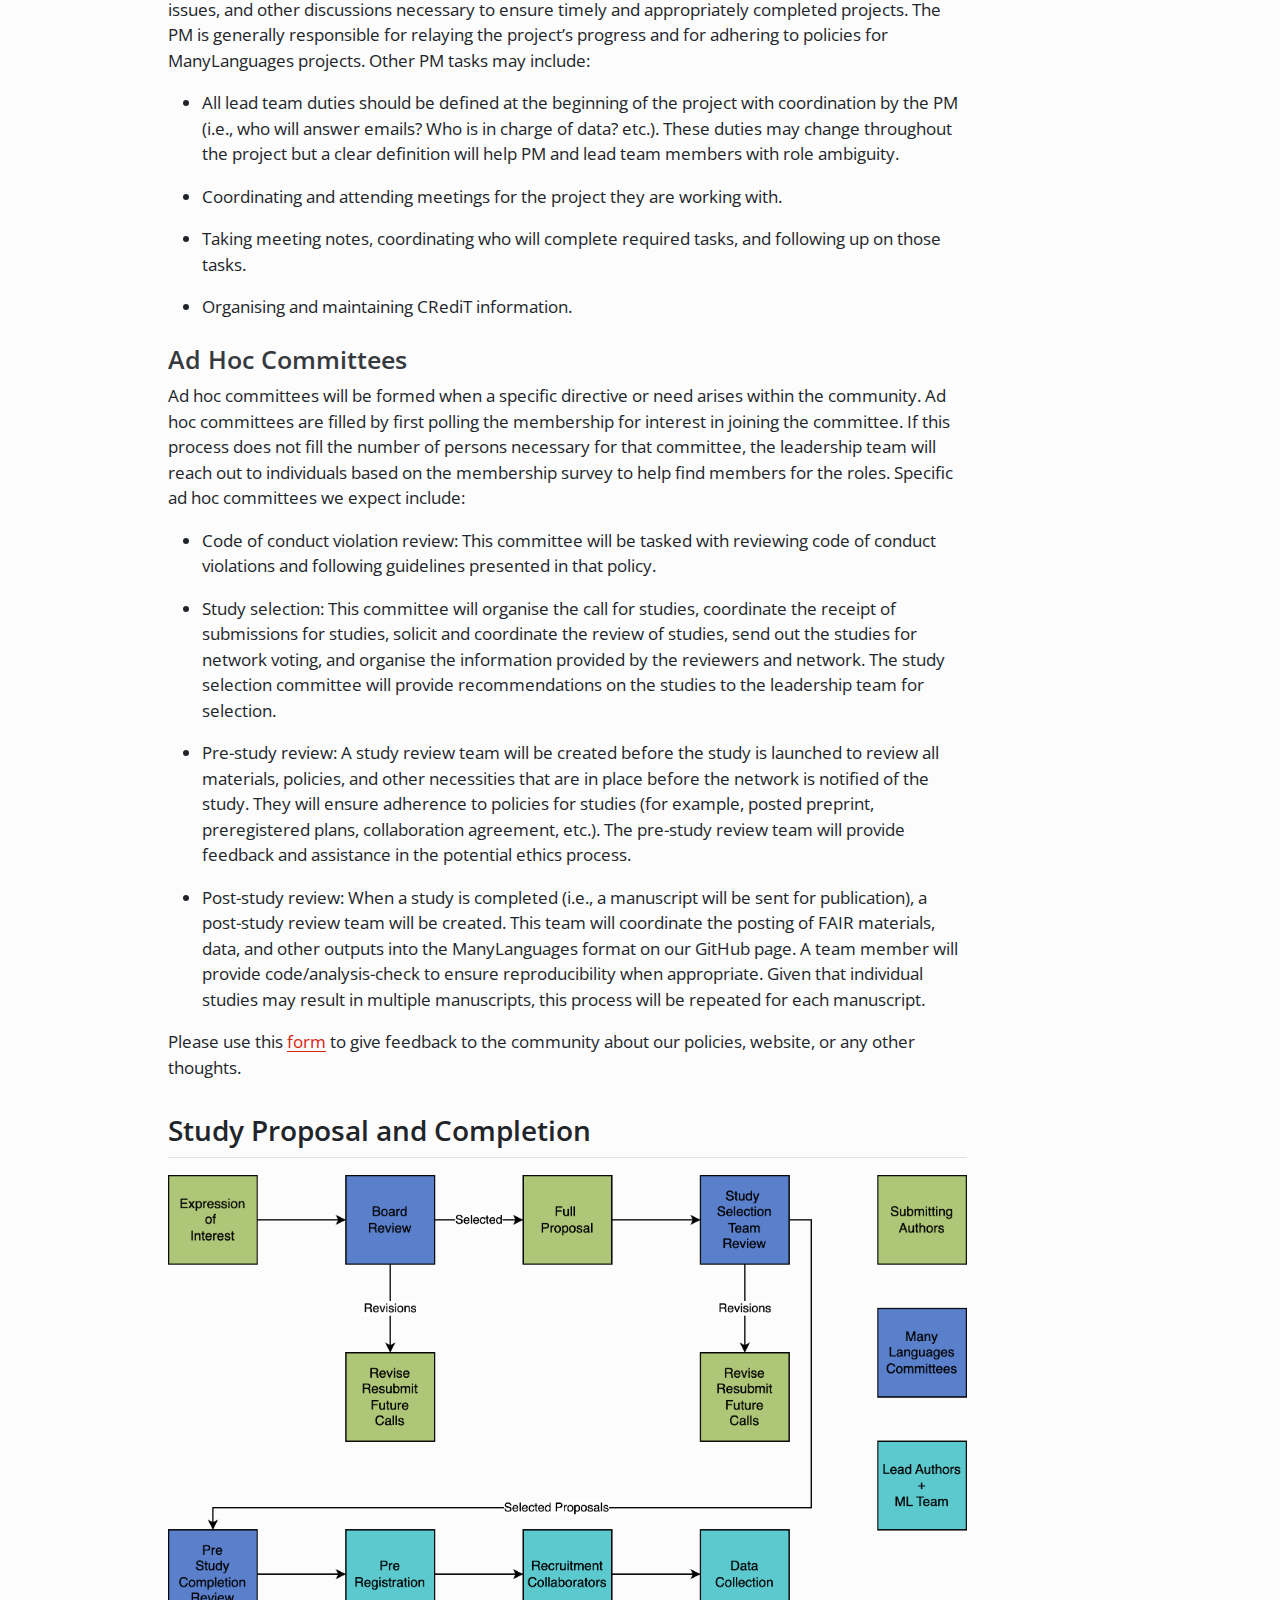
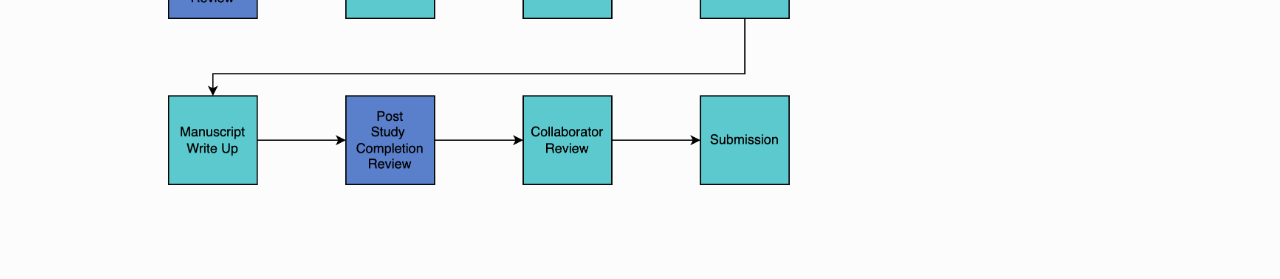
<file: docs/peoplepolicy.html>
<!DOCTYPE html>
<html xmlns="http://www.w3.org/1999/xhtml" lang="en" xml:lang="en"><head>

<meta charset="utf-8">
<meta name="generator" content="quarto-1.3.450">

<meta name="viewport" content="width=device-width, initial-scale=1.0, user-scalable=yes">

<meta name="dcterms.date" content="2023-08-03">

<title>People Policies</title>
<style>
code{white-space: pre-wrap;}
span.smallcaps{font-variant: small-caps;}
div.columns{display: flex; gap: min(4vw, 1.5em);}
div.column{flex: auto; overflow-x: auto;}
div.hanging-indent{margin-left: 1.5em; text-indent: -1.5em;}
ul.task-list{list-style: none;}
ul.task-list li input[type="checkbox"] {
  width: 0.8em;
  margin: 0 0.8em 0.2em -1em; /* quarto-specific, see https://github.com/quarto-dev/quarto-cli/issues/4556 */ 
  vertical-align: middle;
}
</style>


<script src="site_libs/quarto-nav/quarto-nav.js"></script>
<script src="site_libs/quarto-nav/headroom.min.js"></script>
<script src="site_libs/clipboard/clipboard.min.js"></script>
<script src="site_libs/quarto-search/autocomplete.umd.js"></script>
<script src="site_libs/quarto-search/fuse.min.js"></script>
<script src="site_libs/quarto-search/quarto-search.js"></script>
<meta name="quarto:offset" content="./">
<script src="site_libs/quarto-html/quarto.js"></script>
<script src="site_libs/quarto-html/popper.min.js"></script>
<script src="site_libs/quarto-html/tippy.umd.min.js"></script>
<script src="site_libs/quarto-html/anchor.min.js"></script>
<link href="site_libs/quarto-html/tippy.css" rel="stylesheet">
<link href="site_libs/quarto-html/quarto-syntax-highlighting.css" rel="stylesheet" id="quarto-text-highlighting-styles">
<script src="site_libs/bootstrap/bootstrap.min.js"></script>
<link href="site_libs/bootstrap/bootstrap-icons.css" rel="stylesheet">
<link href="site_libs/bootstrap/bootstrap.min.css" rel="stylesheet" id="quarto-bootstrap" data-mode="light">
<script id="quarto-search-options" type="application/json">{
  "location": "navbar",
  "copy-button": false,
  "collapse-after": 3,
  "panel-placement": "end",
  "type": "overlay",
  "limit": 20,
  "language": {
    "search-no-results-text": "No results",
    "search-matching-documents-text": "matching documents",
    "search-copy-link-title": "Copy link to search",
    "search-hide-matches-text": "Hide additional matches",
    "search-more-match-text": "more match in this document",
    "search-more-matches-text": "more matches in this document",
    "search-clear-button-title": "Clear",
    "search-detached-cancel-button-title": "Cancel",
    "search-submit-button-title": "Submit",
    "search-label": "Search"
  }
}</script>


<link rel="stylesheet" href="styles.css">
</head>

<body class="nav-fixed">

<div id="quarto-search-results"></div>
  <header id="quarto-header" class="headroom fixed-top">
    <nav class="navbar navbar-expand-lg navbar-dark ">
      <div class="navbar-container container-fluid">
      <div class="navbar-brand-container">
    <a href="./index.html" class="navbar-brand navbar-brand-logo">
    <img src="./pic/manylang.png" alt="" class="navbar-logo">
    </a>
  </div>
            <div id="quarto-search" class="" title="Search"></div>
          <button class="navbar-toggler" type="button" data-bs-toggle="collapse" data-bs-target="#navbarCollapse" aria-controls="navbarCollapse" aria-expanded="false" aria-label="Toggle navigation" onclick="if (window.quartoToggleHeadroom) { window.quartoToggleHeadroom(); }">
  <span class="navbar-toggler-icon"></span>
</button>
          <div class="collapse navbar-collapse" id="navbarCollapse">
            <ul class="navbar-nav navbar-nav-scroll ms-auto">
  <li class="nav-item">
    <a class="nav-link" href="./index.html" rel="" target="">
 <span class="menu-text">Home</span></a>
  </li>  
  <li class="nav-item">
    <a class="nav-link" href="./about.html" rel="" target="">
 <span class="menu-text">About</span></a>
  </li>  
  <li class="nav-item">
    <a class="nav-link" href="./studies.html" rel="" target="">
 <span class="menu-text">Studies</span></a>
  </li>  
  <li class="nav-item">
    <a class="nav-link" href="https://forms.gle/9mHjddrMFGzJzVLa8" rel="" target="">
 <span class="menu-text">Feedback</span></a>
  </li>  
  <li class="nav-item dropdown ">
    <a class="nav-link dropdown-toggle" href="#" id="nav-menu-membership" role="button" data-bs-toggle="dropdown" aria-expanded="false" rel="" target="">
 <span class="menu-text">Membership</span>
    </a>
    <ul class="dropdown-menu dropdown-menu-end" aria-labelledby="nav-menu-membership">    
        <li>
    <a class="dropdown-item" href="./join.html" rel="" target="">
 <span class="dropdown-text">Join and Help</span></a>
  </li>  
        <li>
    <a class="dropdown-item" href="https://canvas.psysciacc.org" rel="" target="">
 <span class="dropdown-text">Canvas</span></a>
  </li>  
    </ul>
  </li>
  <li class="nav-item dropdown ">
    <a class="nav-link dropdown-toggle" href="#" id="nav-menu-policies" role="button" data-bs-toggle="dropdown" aria-expanded="false" rel="" target="">
 <span class="menu-text">Policies</span>
    </a>
    <ul class="dropdown-menu dropdown-menu-end" aria-labelledby="nav-menu-policies">    
        <li>
    <a class="dropdown-item" href="./cocpolicy.html" rel="" target="">
 <span class="dropdown-text">Code of Conduct</span></a>
  </li>  
        <li>
    <a class="dropdown-item" href="./peoplepolicy.html" rel="" target="">
 <span class="dropdown-text">People Policies</span></a>
  </li>  
        <li>
    <a class="dropdown-item" href="./studypolicy.html" rel="" target="">
 <span class="dropdown-text">Study Policies</span></a>
  </li>  
        <li>
    <a class="dropdown-item" href="./authorpolicy.html" rel="" target="">
 <span class="dropdown-text">Authorship Policies</span></a>
  </li>  
        <li>
    <a class="dropdown-item" href="./partners.html" rel="" target="">
 <span class="dropdown-text">Partnerships</span></a>
  </li>  
    </ul>
  </li>
</ul>
            <div class="quarto-navbar-tools">
    <a href="https://github.com/many-languages/many-languages.github.io" rel="" title="" class="quarto-navigation-tool px-1" aria-label=""><i class="bi bi-github"></i></a>
</div>
          </div> <!-- /navcollapse -->
      </div> <!-- /container-fluid -->
    </nav>
</header>
<!-- content -->
<div id="quarto-content" class="quarto-container page-columns page-rows-contents page-layout-article page-navbar">
<!-- sidebar -->
<!-- margin-sidebar -->
    <div id="quarto-margin-sidebar" class="sidebar margin-sidebar">
        <nav id="TOC" role="doc-toc" class="toc-active">
    <h2 id="toc-title">Contents</h2>
   
  <ul>
  <li><a href="#membership" id="toc-membership" class="nav-link active" data-scroll-target="#membership">Membership</a></li>
  <li><a href="#leadership" id="toc-leadership" class="nav-link" data-scroll-target="#leadership">Leadership</a></li>
  <li><a href="#committees" id="toc-committees" class="nav-link" data-scroll-target="#committees">Committees</a>
  <ul>
  <li><a href="#project-monitoring" id="toc-project-monitoring" class="nav-link" data-scroll-target="#project-monitoring">Project Monitoring</a></li>
  <li><a href="#ad-hoc-committees" id="toc-ad-hoc-committees" class="nav-link" data-scroll-target="#ad-hoc-committees">Ad Hoc Committees</a></li>
  </ul></li>
  <li><a href="#study-proposal-and-completion" id="toc-study-proposal-and-completion" class="nav-link" data-scroll-target="#study-proposal-and-completion">Study Proposal and Completion</a></li>
  </ul>
</nav>
    </div>
<!-- main -->
<main class="content" id="quarto-document-content">

<header id="title-block-header" class="quarto-title-block default">
<div class="quarto-title">
<h1 class="title">People Policies</h1>
</div>



<div class="quarto-title-meta">

    
    <div>
    <div class="quarto-title-meta-heading">Published</div>
    <div class="quarto-title-meta-contents">
      <p class="date">August 3, 2023</p>
    </div>
  </div>
  
    
  </div>
  

</header>

<section id="membership" class="level2">
<h2 class="anchored" data-anchor-id="membership">Membership</h2>
<p>All individuals are invited for membership in ManyLanguages. To be considered a member you must:</p>
<ul>
<li><p>Follow the Code of Conduct.</p></li>
<li><p>Actively engage in the membership portal. This process includes:</p>
<ul>
<li><p>Logging into the membership portal once the invitation has been received.</p></li>
<li><p>Maintaining an active email as your login for the portal. Accounts with emails that bounce will be removed.</p></li>
<li><p>Fill out the membership survey to assist in the formation of ad hoc committees. This survey will be used to help diversify those who are solicited to help with tasks.</p></li>
</ul></li>
<li><p>You are not required to participate in any specific projects or leadership roles to be considered a member. Membership can be as simple as the desire to keep up with the community - however, this requires you log into the portal to receive updates.</p></li>
</ul>
</section>
<section id="leadership" class="level2">
<h2 class="anchored" data-anchor-id="leadership">Leadership</h2>
<ul>
<li><p><strong>Number of members</strong>: The leadership team will consist of no less than <strong>five</strong> but no more than <strong>nine</strong> formal members.</p></li>
<li><p><strong>Chair</strong>: One person will be appointed the chair of the leadership team. The chair will organize meetings, keep meeting notes, and relay information to the necessary personnel on project teams or committees. The chair position will be selected by the current leadership team every two years.</p></li>
<li><p><strong>Position length</strong>: Leadership members’ terms are two years in length, with the possibility of renewal, given the current leadership and community approval. Leadership members may also resign their post at any time.</p></li>
<li><p><strong>Selection</strong>: These members will be selected by the current leadership team and input from the overall community. A call for new members will be broadcast to the network, and members can apply for open positions. These applications will be presented to the network for general ranking based on personal statements. Once network input has been received, each applicant will be reviewed by the current leadership committee (including the outgoing member), and individual(s) will be selected to fulfill the role with an eye toward research, geographic, and other forms of diversity.</p></li>
<li><p><strong>Role</strong>: The leadership team will meet at least monthly to discuss current goals, issues, projects, or other topics as needed as set by the current chair. They are responsible for the day-to-day organisation and maintenance of the network including updates to policies, convening ad hoc committees, troubleshooting issues brought by members, membership portal maintenance, and more.</p></li>
<li><p>Check out the current leadership on the <a href="about.html">about</a> page.</p></li>
</ul>
</section>
<section id="committees" class="level2">
<h2 class="anchored" data-anchor-id="committees">Committees</h2>
<section id="project-monitoring" class="level3">
<h3 class="anchored" data-anchor-id="project-monitoring">Project Monitoring</h3>
<p>The project monitoring (PM) committee will be composed of at least <strong>one</strong> person from each of the ManyLanguage projects. This person can be designated by the project lead team or appointed by the leadership team. The PM committee will meet monthly to discuss project status, timelines, goals, issues, and other discussions necessary to ensure timely and appropriately completed projects. The PM is generally responsible for relaying the project’s progress and for adhering to policies for ManyLanguages projects. Other PM tasks may include:</p>
<ul>
<li><p>All lead team duties should be defined at the beginning of the project with coordination by the PM (i.e., who will answer emails? Who is in charge of data? etc.). These duties may change throughout the project but a clear definition will help PM and lead team members with role ambiguity.</p></li>
<li><p>Coordinating and attending meetings for the project they are working with.</p></li>
<li><p>Taking meeting notes, coordinating who will complete required tasks, and following up on those tasks.</p></li>
<li><p>Organising and maintaining CRediT information.</p></li>
</ul>
</section>
<section id="ad-hoc-committees" class="level3">
<h3 class="anchored" data-anchor-id="ad-hoc-committees">Ad Hoc Committees</h3>
<p>Ad hoc committees will be formed when a specific directive or need arises within the community. Ad hoc committees are filled by first polling the membership for interest in joining the committee. If this process does not fill the number of persons necessary for that committee, the leadership team will reach out to individuals based on the membership survey to help find members for the roles. Specific ad hoc committees we expect include:</p>
<ul>
<li><p>Code of conduct violation review: This committee will be tasked with reviewing code of conduct violations and following guidelines presented in that policy.</p></li>
<li><p>Study selection: This committee will organise the call for studies, coordinate the receipt of submissions for studies, solicit and coordinate the review of studies, send out the studies for network voting, and organise the information provided by the reviewers and network. The study selection committee will provide recommendations on the studies to the leadership team for selection.</p></li>
<li><p>Pre-study review: A study review team will be created before the study is launched to review all materials, policies, and other necessities that are in place before the network is notified of the study. They will ensure adherence to policies for studies (for example, posted preprint, preregistered plans, collaboration agreement, etc.). The pre-study review team will provide feedback and assistance in the potential ethics process.</p></li>
<li><p>Post-study review: When a study is completed (i.e., a manuscript will be sent for publication), a post-study review team will be created. This team will coordinate the posting of FAIR materials, data, and other outputs into the ManyLanguages format on our GitHub page. A team member will provide code/analysis-check to ensure reproducibility when appropriate. Given that individual studies may result in multiple manuscripts, this process will be repeated for each manuscript.</p></li>
</ul>
<p>Please use this <a href="https://forms.gle/9mHjddrMFGzJzVLa8">form</a> to give feedback to the community about our policies, website, or any other thoughts.</p>
</section>
</section>
<section id="study-proposal-and-completion" class="level2">
<h2 class="anchored" data-anchor-id="study-proposal-and-completion">Study Proposal and Completion</h2>
<div class="cell">
<div class="cell-output-display">
<p><img src="pic/many_languages.png" class="img-fluid" width="1082"></p>
</div>
</div>


</section>

</main> <!-- /main -->
<script id="quarto-html-after-body" type="application/javascript">
window.document.addEventListener("DOMContentLoaded", function (event) {
  const toggleBodyColorMode = (bsSheetEl) => {
    const mode = bsSheetEl.getAttribute("data-mode");
    const bodyEl = window.document.querySelector("body");
    if (mode === "dark") {
      bodyEl.classList.add("quarto-dark");
      bodyEl.classList.remove("quarto-light");
    } else {
      bodyEl.classList.add("quarto-light");
      bodyEl.classList.remove("quarto-dark");
    }
  }
  const toggleBodyColorPrimary = () => {
    const bsSheetEl = window.document.querySelector("link#quarto-bootstrap");
    if (bsSheetEl) {
      toggleBodyColorMode(bsSheetEl);
    }
  }
  toggleBodyColorPrimary();  
  const icon = "";
  const anchorJS = new window.AnchorJS();
  anchorJS.options = {
    placement: 'right',
    icon: icon
  };
  anchorJS.add('.anchored');
  const isCodeAnnotation = (el) => {
    for (const clz of el.classList) {
      if (clz.startsWith('code-annotation-')) {                     
        return true;
      }
    }
    return false;
  }
  const clipboard = new window.ClipboardJS('.code-copy-button', {
    text: function(trigger) {
      const codeEl = trigger.previousElementSibling.cloneNode(true);
      for (const childEl of codeEl.children) {
        if (isCodeAnnotation(childEl)) {
          childEl.remove();
        }
      }
      return codeEl.innerText;
    }
  });
  clipboard.on('success', function(e) {
    // button target
    const button = e.trigger;
    // don't keep focus
    button.blur();
    // flash "checked"
    button.classList.add('code-copy-button-checked');
    var currentTitle = button.getAttribute("title");
    button.setAttribute("title", "Copied!");
    let tooltip;
    if (window.bootstrap) {
      button.setAttribute("data-bs-toggle", "tooltip");
      button.setAttribute("data-bs-placement", "left");
      button.setAttribute("data-bs-title", "Copied!");
      tooltip = new bootstrap.Tooltip(button, 
        { trigger: "manual", 
          customClass: "code-copy-button-tooltip",
          offset: [0, -8]});
      tooltip.show();    
    }
    setTimeout(function() {
      if (tooltip) {
        tooltip.hide();
        button.removeAttribute("data-bs-title");
        button.removeAttribute("data-bs-toggle");
        button.removeAttribute("data-bs-placement");
      }
      button.setAttribute("title", currentTitle);
      button.classList.remove('code-copy-button-checked');
    }, 1000);
    // clear code selection
    e.clearSelection();
  });
  function tippyHover(el, contentFn) {
    const config = {
      allowHTML: true,
      content: contentFn,
      maxWidth: 500,
      delay: 100,
      arrow: false,
      appendTo: function(el) {
          return el.parentElement;
      },
      interactive: true,
      interactiveBorder: 10,
      theme: 'quarto',
      placement: 'bottom-start'
    };
    window.tippy(el, config); 
  }
  const noterefs = window.document.querySelectorAll('a[role="doc-noteref"]');
  for (var i=0; i<noterefs.length; i++) {
    const ref = noterefs[i];
    tippyHover(ref, function() {
      // use id or data attribute instead here
      let href = ref.getAttribute('data-footnote-href') || ref.getAttribute('href');
      try { href = new URL(href).hash; } catch {}
      const id = href.replace(/^#\/?/, "");
      const note = window.document.getElementById(id);
      return note.innerHTML;
    });
  }
      let selectedAnnoteEl;
      const selectorForAnnotation = ( cell, annotation) => {
        let cellAttr = 'data-code-cell="' + cell + '"';
        let lineAttr = 'data-code-annotation="' +  annotation + '"';
        const selector = 'span[' + cellAttr + '][' + lineAttr + ']';
        return selector;
      }
      const selectCodeLines = (annoteEl) => {
        const doc = window.document;
        const targetCell = annoteEl.getAttribute("data-target-cell");
        const targetAnnotation = annoteEl.getAttribute("data-target-annotation");
        const annoteSpan = window.document.querySelector(selectorForAnnotation(targetCell, targetAnnotation));
        const lines = annoteSpan.getAttribute("data-code-lines").split(",");
        const lineIds = lines.map((line) => {
          return targetCell + "-" + line;
        })
        let top = null;
        let height = null;
        let parent = null;
        if (lineIds.length > 0) {
            //compute the position of the single el (top and bottom and make a div)
            const el = window.document.getElementById(lineIds[0]);
            top = el.offsetTop;
            height = el.offsetHeight;
            parent = el.parentElement.parentElement;
          if (lineIds.length > 1) {
            const lastEl = window.document.getElementById(lineIds[lineIds.length - 1]);
            const bottom = lastEl.offsetTop + lastEl.offsetHeight;
            height = bottom - top;
          }
          if (top !== null && height !== null && parent !== null) {
            // cook up a div (if necessary) and position it 
            let div = window.document.getElementById("code-annotation-line-highlight");
            if (div === null) {
              div = window.document.createElement("div");
              div.setAttribute("id", "code-annotation-line-highlight");
              div.style.position = 'absolute';
              parent.appendChild(div);
            }
            div.style.top = top - 2 + "px";
            div.style.height = height + 4 + "px";
            let gutterDiv = window.document.getElementById("code-annotation-line-highlight-gutter");
            if (gutterDiv === null) {
              gutterDiv = window.document.createElement("div");
              gutterDiv.setAttribute("id", "code-annotation-line-highlight-gutter");
              gutterDiv.style.position = 'absolute';
              const codeCell = window.document.getElementById(targetCell);
              const gutter = codeCell.querySelector('.code-annotation-gutter');
              gutter.appendChild(gutterDiv);
            }
            gutterDiv.style.top = top - 2 + "px";
            gutterDiv.style.height = height + 4 + "px";
          }
          selectedAnnoteEl = annoteEl;
        }
      };
      const unselectCodeLines = () => {
        const elementsIds = ["code-annotation-line-highlight", "code-annotation-line-highlight-gutter"];
        elementsIds.forEach((elId) => {
          const div = window.document.getElementById(elId);
          if (div) {
            div.remove();
          }
        });
        selectedAnnoteEl = undefined;
      };
      // Attach click handler to the DT
      const annoteDls = window.document.querySelectorAll('dt[data-target-cell]');
      for (const annoteDlNode of annoteDls) {
        annoteDlNode.addEventListener('click', (event) => {
          const clickedEl = event.target;
          if (clickedEl !== selectedAnnoteEl) {
            unselectCodeLines();
            const activeEl = window.document.querySelector('dt[data-target-cell].code-annotation-active');
            if (activeEl) {
              activeEl.classList.remove('code-annotation-active');
            }
            selectCodeLines(clickedEl);
            clickedEl.classList.add('code-annotation-active');
          } else {
            // Unselect the line
            unselectCodeLines();
            clickedEl.classList.remove('code-annotation-active');
          }
        });
      }
  const findCites = (el) => {
    const parentEl = el.parentElement;
    if (parentEl) {
      const cites = parentEl.dataset.cites;
      if (cites) {
        return {
          el,
          cites: cites.split(' ')
        };
      } else {
        return findCites(el.parentElement)
      }
    } else {
      return undefined;
    }
  };
  var bibliorefs = window.document.querySelectorAll('a[role="doc-biblioref"]');
  for (var i=0; i<bibliorefs.length; i++) {
    const ref = bibliorefs[i];
    const citeInfo = findCites(ref);
    if (citeInfo) {
      tippyHover(citeInfo.el, function() {
        var popup = window.document.createElement('div');
        citeInfo.cites.forEach(function(cite) {
          var citeDiv = window.document.createElement('div');
          citeDiv.classList.add('hanging-indent');
          citeDiv.classList.add('csl-entry');
          var biblioDiv = window.document.getElementById('ref-' + cite);
          if (biblioDiv) {
            citeDiv.innerHTML = biblioDiv.innerHTML;
          }
          popup.appendChild(citeDiv);
        });
        return popup.innerHTML;
      });
    }
  }
});
</script>
</div> <!-- /content -->



</body></html>
</file>
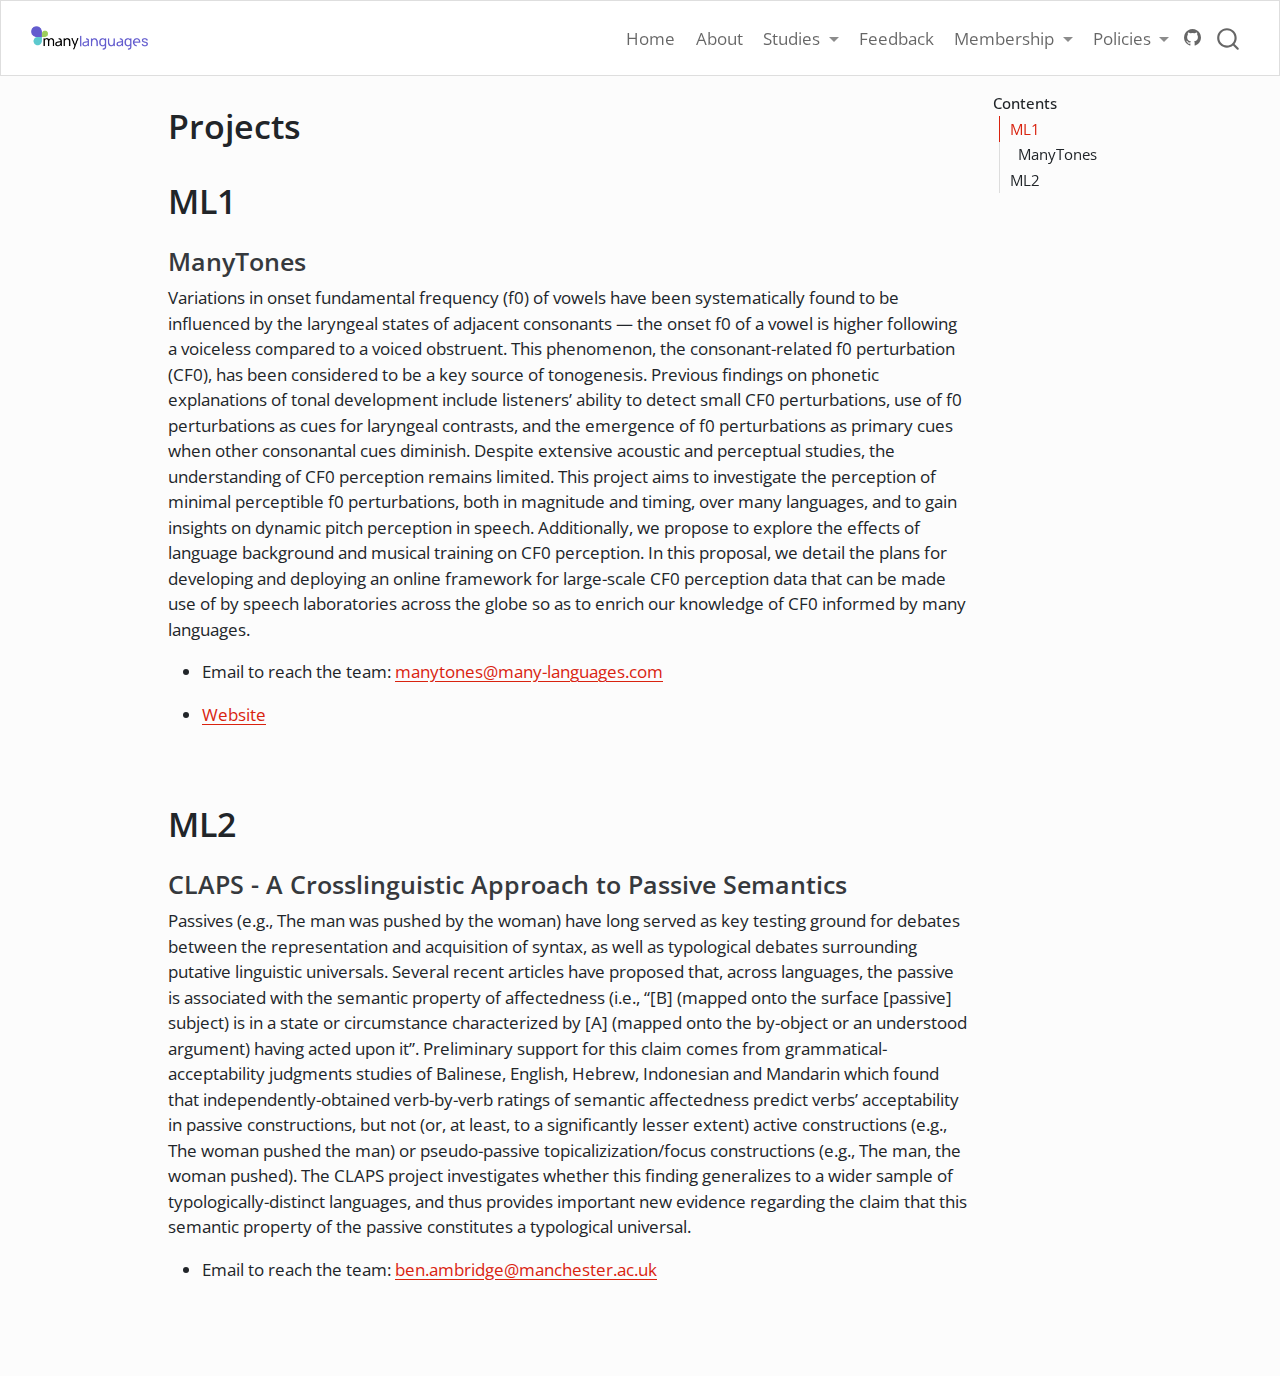
<file: docs/projects.html>
<!DOCTYPE html>
<html xmlns="http://www.w3.org/1999/xhtml" lang="en" xml:lang="en"><head>

<meta charset="utf-8">
<meta name="generator" content="quarto-1.6.1">

<meta name="viewport" content="width=device-width, initial-scale=1.0, user-scalable=yes">


<title>Projects</title>
<style>
code{white-space: pre-wrap;}
span.smallcaps{font-variant: small-caps;}
div.columns{display: flex; gap: min(4vw, 1.5em);}
div.column{flex: auto; overflow-x: auto;}
div.hanging-indent{margin-left: 1.5em; text-indent: -1.5em;}
ul.task-list{list-style: none;}
ul.task-list li input[type="checkbox"] {
  width: 0.8em;
  margin: 0 0.8em 0.2em -1em; /* quarto-specific, see https://github.com/quarto-dev/quarto-cli/issues/4556 */ 
  vertical-align: middle;
}
</style>


<script src="site_libs/quarto-nav/quarto-nav.js"></script>
<script src="site_libs/quarto-nav/headroom.min.js"></script>
<script src="site_libs/clipboard/clipboard.min.js"></script>
<script src="site_libs/quarto-search/autocomplete.umd.js"></script>
<script src="site_libs/quarto-search/fuse.min.js"></script>
<script src="site_libs/quarto-search/quarto-search.js"></script>
<meta name="quarto:offset" content="./">
<script src="site_libs/quarto-html/quarto.js"></script>
<script src="site_libs/quarto-html/popper.min.js"></script>
<script src="site_libs/quarto-html/tippy.umd.min.js"></script>
<script src="site_libs/quarto-html/anchor.min.js"></script>
<link href="site_libs/quarto-html/tippy.css" rel="stylesheet">
<link href="site_libs/quarto-html/quarto-syntax-highlighting.css" rel="stylesheet" id="quarto-text-highlighting-styles">
<script src="site_libs/bootstrap/bootstrap.min.js"></script>
<link href="site_libs/bootstrap/bootstrap-icons.css" rel="stylesheet">
<link href="site_libs/bootstrap/bootstrap.min.css" rel="stylesheet" id="quarto-bootstrap" data-mode="light">
<script id="quarto-search-options" type="application/json">{
  "location": "navbar",
  "copy-button": false,
  "collapse-after": 3,
  "panel-placement": "end",
  "type": "overlay",
  "limit": 50,
  "keyboard-shortcut": [
    "f",
    "/",
    "s"
  ],
  "show-item-context": false,
  "language": {
    "search-no-results-text": "No results",
    "search-matching-documents-text": "matching documents",
    "search-copy-link-title": "Copy link to search",
    "search-hide-matches-text": "Hide additional matches",
    "search-more-match-text": "more match in this document",
    "search-more-matches-text": "more matches in this document",
    "search-clear-button-title": "Clear",
    "search-text-placeholder": "",
    "search-detached-cancel-button-title": "Cancel",
    "search-submit-button-title": "Submit",
    "search-label": "Search"
  }
}</script>


<link rel="stylesheet" href="styles.css">
</head>

<body class="nav-fixed">

<div id="quarto-search-results"></div>
  <header id="quarto-header" class="headroom fixed-top">
    <nav class="navbar navbar-expand-lg " data-bs-theme="dark">
      <div class="navbar-container container-fluid">
      <div class="navbar-brand-container mx-auto">
    <a href="./index.html" class="navbar-brand navbar-brand-logo">
    <img src="./pic/manylang.png" alt="" class="navbar-logo">
    </a>
  </div>
            <div id="quarto-search" class="" title="Search"></div>
          <button class="navbar-toggler" type="button" data-bs-toggle="collapse" data-bs-target="#navbarCollapse" aria-controls="navbarCollapse" role="menu" aria-expanded="false" aria-label="Toggle navigation" onclick="if (window.quartoToggleHeadroom) { window.quartoToggleHeadroom(); }">
  <span class="navbar-toggler-icon"></span>
</button>
          <div class="collapse navbar-collapse" id="navbarCollapse">
            <ul class="navbar-nav navbar-nav-scroll ms-auto">
  <li class="nav-item">
    <a class="nav-link" href="./index.html"> 
<span class="menu-text">Home</span></a>
  </li>  
  <li class="nav-item">
    <a class="nav-link" href="./about.html"> 
<span class="menu-text">About</span></a>
  </li>  
  <li class="nav-item dropdown ">
    <a class="nav-link dropdown-toggle" href="#" id="nav-menu-studies" role="link" data-bs-toggle="dropdown" aria-expanded="false">
 <span class="menu-text">Studies</span>
    </a>
    <ul class="dropdown-menu dropdown-menu-end" aria-labelledby="nav-menu-studies">    
        <li>
    <a class="dropdown-item" href="./calls.html">
 <span class="dropdown-text">Call for Projects</span></a>
  </li>  
        <li>
    <a class="dropdown-item" href="./projects.html">
 <span class="dropdown-text">Projects</span></a>
  </li>  
    </ul>
  </li>
  <li class="nav-item">
    <a class="nav-link" href="https://forms.gle/9mHjddrMFGzJzVLa8"> 
<span class="menu-text">Feedback</span></a>
  </li>  
  <li class="nav-item dropdown ">
    <a class="nav-link dropdown-toggle" href="#" id="nav-menu-membership" role="link" data-bs-toggle="dropdown" aria-expanded="false">
 <span class="menu-text">Membership</span>
    </a>
    <ul class="dropdown-menu dropdown-menu-end" aria-labelledby="nav-menu-membership">    
        <li>
    <a class="dropdown-item" href="./join.html">
 <span class="dropdown-text">Join and Help</span></a>
  </li>  
        <li>
    <a class="dropdown-item" href="https://canvas.psysciacc.org">
 <span class="dropdown-text">Canvas</span></a>
  </li>  
    </ul>
  </li>
  <li class="nav-item dropdown ">
    <a class="nav-link dropdown-toggle" href="#" id="nav-menu-policies" role="link" data-bs-toggle="dropdown" aria-expanded="false">
 <span class="menu-text">Policies</span>
    </a>
    <ul class="dropdown-menu dropdown-menu-end" aria-labelledby="nav-menu-policies">    
        <li>
    <a class="dropdown-item" href="./cocpolicy.html">
 <span class="dropdown-text">Code of Conduct</span></a>
  </li>  
        <li>
    <a class="dropdown-item" href="./peoplepolicy.html">
 <span class="dropdown-text">People Policies</span></a>
  </li>  
        <li>
    <a class="dropdown-item" href="./studypolicy.html">
 <span class="dropdown-text">Study Policies</span></a>
  </li>  
        <li>
    <a class="dropdown-item" href="./authorpolicy.html">
 <span class="dropdown-text">Authorship Policies</span></a>
  </li>  
        <li>
    <a class="dropdown-item" href="./partners.html">
 <span class="dropdown-text">Partnerships</span></a>
  </li>  
    </ul>
  </li>
</ul>
          </div> <!-- /navcollapse -->
            <div class="quarto-navbar-tools">
    <a href="https://github.com/many-languages/many-languages.github.io" title="" class="quarto-navigation-tool px-1" aria-label=""><i class="bi bi-github"></i></a>
</div>
      </div> <!-- /container-fluid -->
    </nav>
</header>
<!-- content -->
<div id="quarto-content" class="quarto-container page-columns page-rows-contents page-layout-article page-navbar">
<!-- sidebar -->
<!-- margin-sidebar -->
    <div id="quarto-margin-sidebar" class="sidebar margin-sidebar">
        <nav id="TOC" role="doc-toc" class="toc-active">
    <h2 id="toc-title">Contents</h2>
   
  <ul>
  <li><a href="#ml1" id="toc-ml1" class="nav-link active" data-scroll-target="#ml1">ML1</a>
  <ul>
  <li><a href="#manytones" id="toc-manytones" class="nav-link" data-scroll-target="#manytones">ManyTones</a></li>
  </ul></li>
  <li><a href="#ml2" id="toc-ml2" class="nav-link" data-scroll-target="#ml2">ML2</a>
  <ul>
  <li><a href="#claps---a-crosslinguistic-approach-to-passive-semantics" id="toc-claps---a-crosslinguistic-approach-to-passive-semantics" class="nav-link" data-scroll-target="#claps---a-crosslinguistic-approach-to-passive-semantics">CLAPS - A Crosslinguistic Approach to Passive Semantics</a></li>
  </ul></li>
  </ul>
</nav>
    </div>
<!-- main -->
<main class="content" id="quarto-document-content">

<header id="title-block-header" class="quarto-title-block default">
<div class="quarto-title">
<h1 class="title">Projects</h1>
</div>



<div class="quarto-title-meta">

    
  
    
  </div>
  


</header>


<section id="ml1" class="level1">
<h1>ML1</h1>
<section id="manytones" class="level3">
<h3 class="anchored" data-anchor-id="manytones">ManyTones</h3>
<p>Variations in onset fundamental frequency (f0) of vowels have been systematically found to be influenced by the laryngeal states of adjacent consonants — the onset f0 of a vowel is higher following a voiceless compared to a voiced obstruent. This phenomenon, the consonant-related f0 perturbation (CF0), has been considered to be a key source of tonogenesis. Previous findings on phonetic explanations of tonal development include listeners’ ability to detect small CF0 perturbations, use of f0 perturbations as cues for laryngeal contrasts, and the emergence of f0 perturbations as primary cues when other consonantal cues diminish. Despite extensive acoustic and perceptual studies, the understanding of CF0 perception remains limited. This project aims to investigate the perception of minimal perceptible f0 perturbations, both in magnitude and timing, over many languages, and to gain insights on dynamic pitch perception in speech. Additionally, we propose to explore the effects of language background and musical training on CF0 perception. In this proposal, we detail the plans for developing and deploying an online framework for large-scale CF0 perception data that can be made use of by speech laboratories across the globe so as to enrich our knowledge of CF0 informed by many languages.</p>
<ul>
<li><p>Email to reach the team: <a href="mailto:manytones@many-languages.com">manytones@many-languages.com</a></p></li>
<li><p><a href="https://chenchenzi.github.io/manytones/">Website</a></p></li>
</ul>
<p>&nbsp; &nbsp;</p>
</section>
</section>
<section id="ml2" class="level1">
<h1>ML2</h1>
<section id="claps---a-crosslinguistic-approach-to-passive-semantics" class="level3">
<h3 class="anchored" data-anchor-id="claps---a-crosslinguistic-approach-to-passive-semantics">CLAPS - A Crosslinguistic Approach to Passive Semantics</h3>
<p>Passives (e.g., The man was pushed by the woman) have long served as key testing ground for debates between the representation and acquisition of syntax, as well as typological debates surrounding putative linguistic universals. Several recent articles have proposed that, across languages, the passive is associated with the semantic property of affectedness (i.e., “[B] (mapped onto the surface [passive] subject) is in a state or circumstance characterized by [A] (mapped onto the by-object or an understood argument) having acted upon it”. Preliminary support for this claim comes from grammatical-acceptability judgments studies of Balinese, English, Hebrew, Indonesian and Mandarin which found that independently-obtained verb-by-verb ratings of semantic affectedness predict verbs’ acceptability in passive constructions, but not (or, at least, to a significantly lesser extent) active constructions (e.g., The woman pushed the man) or pseudo-passive topicalizization/focus constructions (e.g., The man, the woman pushed). The CLAPS project investigates whether this finding generalizes to a wider sample of typologically-distinct languages, and thus provides important new evidence regarding the claim that this semantic property of the passive constitutes a typological universal.</p>
<ul>
<li>Email to reach the team: <a href="mailto:ben.ambridge@manchester.ac.uk">ben.ambridge@manchester.ac.uk</a></li>
</ul>


</section>
</section>

</main> <!-- /main -->
<script id="quarto-html-after-body" type="application/javascript">
window.document.addEventListener("DOMContentLoaded", function (event) {
  const toggleBodyColorMode = (bsSheetEl) => {
    const mode = bsSheetEl.getAttribute("data-mode");
    const bodyEl = window.document.querySelector("body");
    if (mode === "dark") {
      bodyEl.classList.add("quarto-dark");
      bodyEl.classList.remove("quarto-light");
    } else {
      bodyEl.classList.add("quarto-light");
      bodyEl.classList.remove("quarto-dark");
    }
  }
  const toggleBodyColorPrimary = () => {
    const bsSheetEl = window.document.querySelector("link#quarto-bootstrap");
    if (bsSheetEl) {
      toggleBodyColorMode(bsSheetEl);
    }
  }
  toggleBodyColorPrimary();  
  const icon = "";
  const anchorJS = new window.AnchorJS();
  anchorJS.options = {
    placement: 'right',
    icon: icon
  };
  anchorJS.add('.anchored');
  const isCodeAnnotation = (el) => {
    for (const clz of el.classList) {
      if (clz.startsWith('code-annotation-')) {                     
        return true;
      }
    }
    return false;
  }
  const onCopySuccess = function(e) {
    // button target
    const button = e.trigger;
    // don't keep focus
    button.blur();
    // flash "checked"
    button.classList.add('code-copy-button-checked');
    var currentTitle = button.getAttribute("title");
    button.setAttribute("title", "Copied!");
    let tooltip;
    if (window.bootstrap) {
      button.setAttribute("data-bs-toggle", "tooltip");
      button.setAttribute("data-bs-placement", "left");
      button.setAttribute("data-bs-title", "Copied!");
      tooltip = new bootstrap.Tooltip(button, 
        { trigger: "manual", 
          customClass: "code-copy-button-tooltip",
          offset: [0, -8]});
      tooltip.show();    
    }
    setTimeout(function() {
      if (tooltip) {
        tooltip.hide();
        button.removeAttribute("data-bs-title");
        button.removeAttribute("data-bs-toggle");
        button.removeAttribute("data-bs-placement");
      }
      button.setAttribute("title", currentTitle);
      button.classList.remove('code-copy-button-checked');
    }, 1000);
    // clear code selection
    e.clearSelection();
  }
  const getTextToCopy = function(trigger) {
      const codeEl = trigger.previousElementSibling.cloneNode(true);
      for (const childEl of codeEl.children) {
        if (isCodeAnnotation(childEl)) {
          childEl.remove();
        }
      }
      return codeEl.innerText;
  }
  const clipboard = new window.ClipboardJS('.code-copy-button:not([data-in-quarto-modal])', {
    text: getTextToCopy
  });
  clipboard.on('success', onCopySuccess);
  if (window.document.getElementById('quarto-embedded-source-code-modal')) {
    // For code content inside modals, clipBoardJS needs to be initialized with a container option
    // TODO: Check when it could be a function (https://github.com/zenorocha/clipboard.js/issues/860)
    const clipboardModal = new window.ClipboardJS('.code-copy-button[data-in-quarto-modal]', {
      text: getTextToCopy,
      container: window.document.getElementById('quarto-embedded-source-code-modal')
    });
    clipboardModal.on('success', onCopySuccess);
  }
    var localhostRegex = new RegExp(/^(?:http|https):\/\/localhost\:?[0-9]*\//);
    var mailtoRegex = new RegExp(/^mailto:/);
      var filterRegex = new RegExp('/' + window.location.host + '/');
    var isInternal = (href) => {
        return filterRegex.test(href) || localhostRegex.test(href) || mailtoRegex.test(href);
    }
    // Inspect non-navigation links and adorn them if external
 	var links = window.document.querySelectorAll('a[href]:not(.nav-link):not(.navbar-brand):not(.toc-action):not(.sidebar-link):not(.sidebar-item-toggle):not(.pagination-link):not(.no-external):not([aria-hidden]):not(.dropdown-item):not(.quarto-navigation-tool):not(.about-link)');
    for (var i=0; i<links.length; i++) {
      const link = links[i];
      if (!isInternal(link.href)) {
        // undo the damage that might have been done by quarto-nav.js in the case of
        // links that we want to consider external
        if (link.dataset.originalHref !== undefined) {
          link.href = link.dataset.originalHref;
        }
      }
    }
  function tippyHover(el, contentFn, onTriggerFn, onUntriggerFn) {
    const config = {
      allowHTML: true,
      maxWidth: 500,
      delay: 100,
      arrow: false,
      appendTo: function(el) {
          return el.parentElement;
      },
      interactive: true,
      interactiveBorder: 10,
      theme: 'quarto',
      placement: 'bottom-start',
    };
    if (contentFn) {
      config.content = contentFn;
    }
    if (onTriggerFn) {
      config.onTrigger = onTriggerFn;
    }
    if (onUntriggerFn) {
      config.onUntrigger = onUntriggerFn;
    }
    window.tippy(el, config); 
  }
  const noterefs = window.document.querySelectorAll('a[role="doc-noteref"]');
  for (var i=0; i<noterefs.length; i++) {
    const ref = noterefs[i];
    tippyHover(ref, function() {
      // use id or data attribute instead here
      let href = ref.getAttribute('data-footnote-href') || ref.getAttribute('href');
      try { href = new URL(href).hash; } catch {}
      const id = href.replace(/^#\/?/, "");
      const note = window.document.getElementById(id);
      if (note) {
        return note.innerHTML;
      } else {
        return "";
      }
    });
  }
  const xrefs = window.document.querySelectorAll('a.quarto-xref');
  const processXRef = (id, note) => {
    // Strip column container classes
    const stripColumnClz = (el) => {
      el.classList.remove("page-full", "page-columns");
      if (el.children) {
        for (const child of el.children) {
          stripColumnClz(child);
        }
      }
    }
    stripColumnClz(note)
    if (id === null || id.startsWith('sec-')) {
      // Special case sections, only their first couple elements
      const container = document.createElement("div");
      if (note.children && note.children.length > 2) {
        container.appendChild(note.children[0].cloneNode(true));
        for (let i = 1; i < note.children.length; i++) {
          const child = note.children[i];
          if (child.tagName === "P" && child.innerText === "") {
            continue;
          } else {
            container.appendChild(child.cloneNode(true));
            break;
          }
        }
        if (window.Quarto?.typesetMath) {
          window.Quarto.typesetMath(container);
        }
        return container.innerHTML
      } else {
        if (window.Quarto?.typesetMath) {
          window.Quarto.typesetMath(note);
        }
        return note.innerHTML;
      }
    } else {
      // Remove any anchor links if they are present
      const anchorLink = note.querySelector('a.anchorjs-link');
      if (anchorLink) {
        anchorLink.remove();
      }
      if (window.Quarto?.typesetMath) {
        window.Quarto.typesetMath(note);
      }
      // TODO in 1.5, we should make sure this works without a callout special case
      if (note.classList.contains("callout")) {
        return note.outerHTML;
      } else {
        return note.innerHTML;
      }
    }
  }
  for (var i=0; i<xrefs.length; i++) {
    const xref = xrefs[i];
    tippyHover(xref, undefined, function(instance) {
      instance.disable();
      let url = xref.getAttribute('href');
      let hash = undefined; 
      if (url.startsWith('#')) {
        hash = url;
      } else {
        try { hash = new URL(url).hash; } catch {}
      }
      if (hash) {
        const id = hash.replace(/^#\/?/, "");
        const note = window.document.getElementById(id);
        if (note !== null) {
          try {
            const html = processXRef(id, note.cloneNode(true));
            instance.setContent(html);
          } finally {
            instance.enable();
            instance.show();
          }
        } else {
          // See if we can fetch this
          fetch(url.split('#')[0])
          .then(res => res.text())
          .then(html => {
            const parser = new DOMParser();
            const htmlDoc = parser.parseFromString(html, "text/html");
            const note = htmlDoc.getElementById(id);
            if (note !== null) {
              const html = processXRef(id, note);
              instance.setContent(html);
            } 
          }).finally(() => {
            instance.enable();
            instance.show();
          });
        }
      } else {
        // See if we can fetch a full url (with no hash to target)
        // This is a special case and we should probably do some content thinning / targeting
        fetch(url)
        .then(res => res.text())
        .then(html => {
          const parser = new DOMParser();
          const htmlDoc = parser.parseFromString(html, "text/html");
          const note = htmlDoc.querySelector('main.content');
          if (note !== null) {
            // This should only happen for chapter cross references
            // (since there is no id in the URL)
            // remove the first header
            if (note.children.length > 0 && note.children[0].tagName === "HEADER") {
              note.children[0].remove();
            }
            const html = processXRef(null, note);
            instance.setContent(html);
          } 
        }).finally(() => {
          instance.enable();
          instance.show();
        });
      }
    }, function(instance) {
    });
  }
      let selectedAnnoteEl;
      const selectorForAnnotation = ( cell, annotation) => {
        let cellAttr = 'data-code-cell="' + cell + '"';
        let lineAttr = 'data-code-annotation="' +  annotation + '"';
        const selector = 'span[' + cellAttr + '][' + lineAttr + ']';
        return selector;
      }
      const selectCodeLines = (annoteEl) => {
        const doc = window.document;
        const targetCell = annoteEl.getAttribute("data-target-cell");
        const targetAnnotation = annoteEl.getAttribute("data-target-annotation");
        const annoteSpan = window.document.querySelector(selectorForAnnotation(targetCell, targetAnnotation));
        const lines = annoteSpan.getAttribute("data-code-lines").split(",");
        const lineIds = lines.map((line) => {
          return targetCell + "-" + line;
        })
        let top = null;
        let height = null;
        let parent = null;
        if (lineIds.length > 0) {
            //compute the position of the single el (top and bottom and make a div)
            const el = window.document.getElementById(lineIds[0]);
            top = el.offsetTop;
            height = el.offsetHeight;
            parent = el.parentElement.parentElement;
          if (lineIds.length > 1) {
            const lastEl = window.document.getElementById(lineIds[lineIds.length - 1]);
            const bottom = lastEl.offsetTop + lastEl.offsetHeight;
            height = bottom - top;
          }
          if (top !== null && height !== null && parent !== null) {
            // cook up a div (if necessary) and position it 
            let div = window.document.getElementById("code-annotation-line-highlight");
            if (div === null) {
              div = window.document.createElement("div");
              div.setAttribute("id", "code-annotation-line-highlight");
              div.style.position = 'absolute';
              parent.appendChild(div);
            }
            div.style.top = top - 2 + "px";
            div.style.height = height + 4 + "px";
            div.style.left = 0;
            let gutterDiv = window.document.getElementById("code-annotation-line-highlight-gutter");
            if (gutterDiv === null) {
              gutterDiv = window.document.createElement("div");
              gutterDiv.setAttribute("id", "code-annotation-line-highlight-gutter");
              gutterDiv.style.position = 'absolute';
              const codeCell = window.document.getElementById(targetCell);
              const gutter = codeCell.querySelector('.code-annotation-gutter');
              gutter.appendChild(gutterDiv);
            }
            gutterDiv.style.top = top - 2 + "px";
            gutterDiv.style.height = height + 4 + "px";
          }
          selectedAnnoteEl = annoteEl;
        }
      };
      const unselectCodeLines = () => {
        const elementsIds = ["code-annotation-line-highlight", "code-annotation-line-highlight-gutter"];
        elementsIds.forEach((elId) => {
          const div = window.document.getElementById(elId);
          if (div) {
            div.remove();
          }
        });
        selectedAnnoteEl = undefined;
      };
        // Handle positioning of the toggle
    window.addEventListener(
      "resize",
      throttle(() => {
        elRect = undefined;
        if (selectedAnnoteEl) {
          selectCodeLines(selectedAnnoteEl);
        }
      }, 10)
    );
    function throttle(fn, ms) {
    let throttle = false;
    let timer;
      return (...args) => {
        if(!throttle) { // first call gets through
            fn.apply(this, args);
            throttle = true;
        } else { // all the others get throttled
            if(timer) clearTimeout(timer); // cancel #2
            timer = setTimeout(() => {
              fn.apply(this, args);
              timer = throttle = false;
            }, ms);
        }
      };
    }
      // Attach click handler to the DT
      const annoteDls = window.document.querySelectorAll('dt[data-target-cell]');
      for (const annoteDlNode of annoteDls) {
        annoteDlNode.addEventListener('click', (event) => {
          const clickedEl = event.target;
          if (clickedEl !== selectedAnnoteEl) {
            unselectCodeLines();
            const activeEl = window.document.querySelector('dt[data-target-cell].code-annotation-active');
            if (activeEl) {
              activeEl.classList.remove('code-annotation-active');
            }
            selectCodeLines(clickedEl);
            clickedEl.classList.add('code-annotation-active');
          } else {
            // Unselect the line
            unselectCodeLines();
            clickedEl.classList.remove('code-annotation-active');
          }
        });
      }
  const findCites = (el) => {
    const parentEl = el.parentElement;
    if (parentEl) {
      const cites = parentEl.dataset.cites;
      if (cites) {
        return {
          el,
          cites: cites.split(' ')
        };
      } else {
        return findCites(el.parentElement)
      }
    } else {
      return undefined;
    }
  };
  var bibliorefs = window.document.querySelectorAll('a[role="doc-biblioref"]');
  for (var i=0; i<bibliorefs.length; i++) {
    const ref = bibliorefs[i];
    const citeInfo = findCites(ref);
    if (citeInfo) {
      tippyHover(citeInfo.el, function() {
        var popup = window.document.createElement('div');
        citeInfo.cites.forEach(function(cite) {
          var citeDiv = window.document.createElement('div');
          citeDiv.classList.add('hanging-indent');
          citeDiv.classList.add('csl-entry');
          var biblioDiv = window.document.getElementById('ref-' + cite);
          if (biblioDiv) {
            citeDiv.innerHTML = biblioDiv.innerHTML;
          }
          popup.appendChild(citeDiv);
        });
        return popup.innerHTML;
      });
    }
  }
});
</script>
</div> <!-- /content -->




</body></html>
</file>
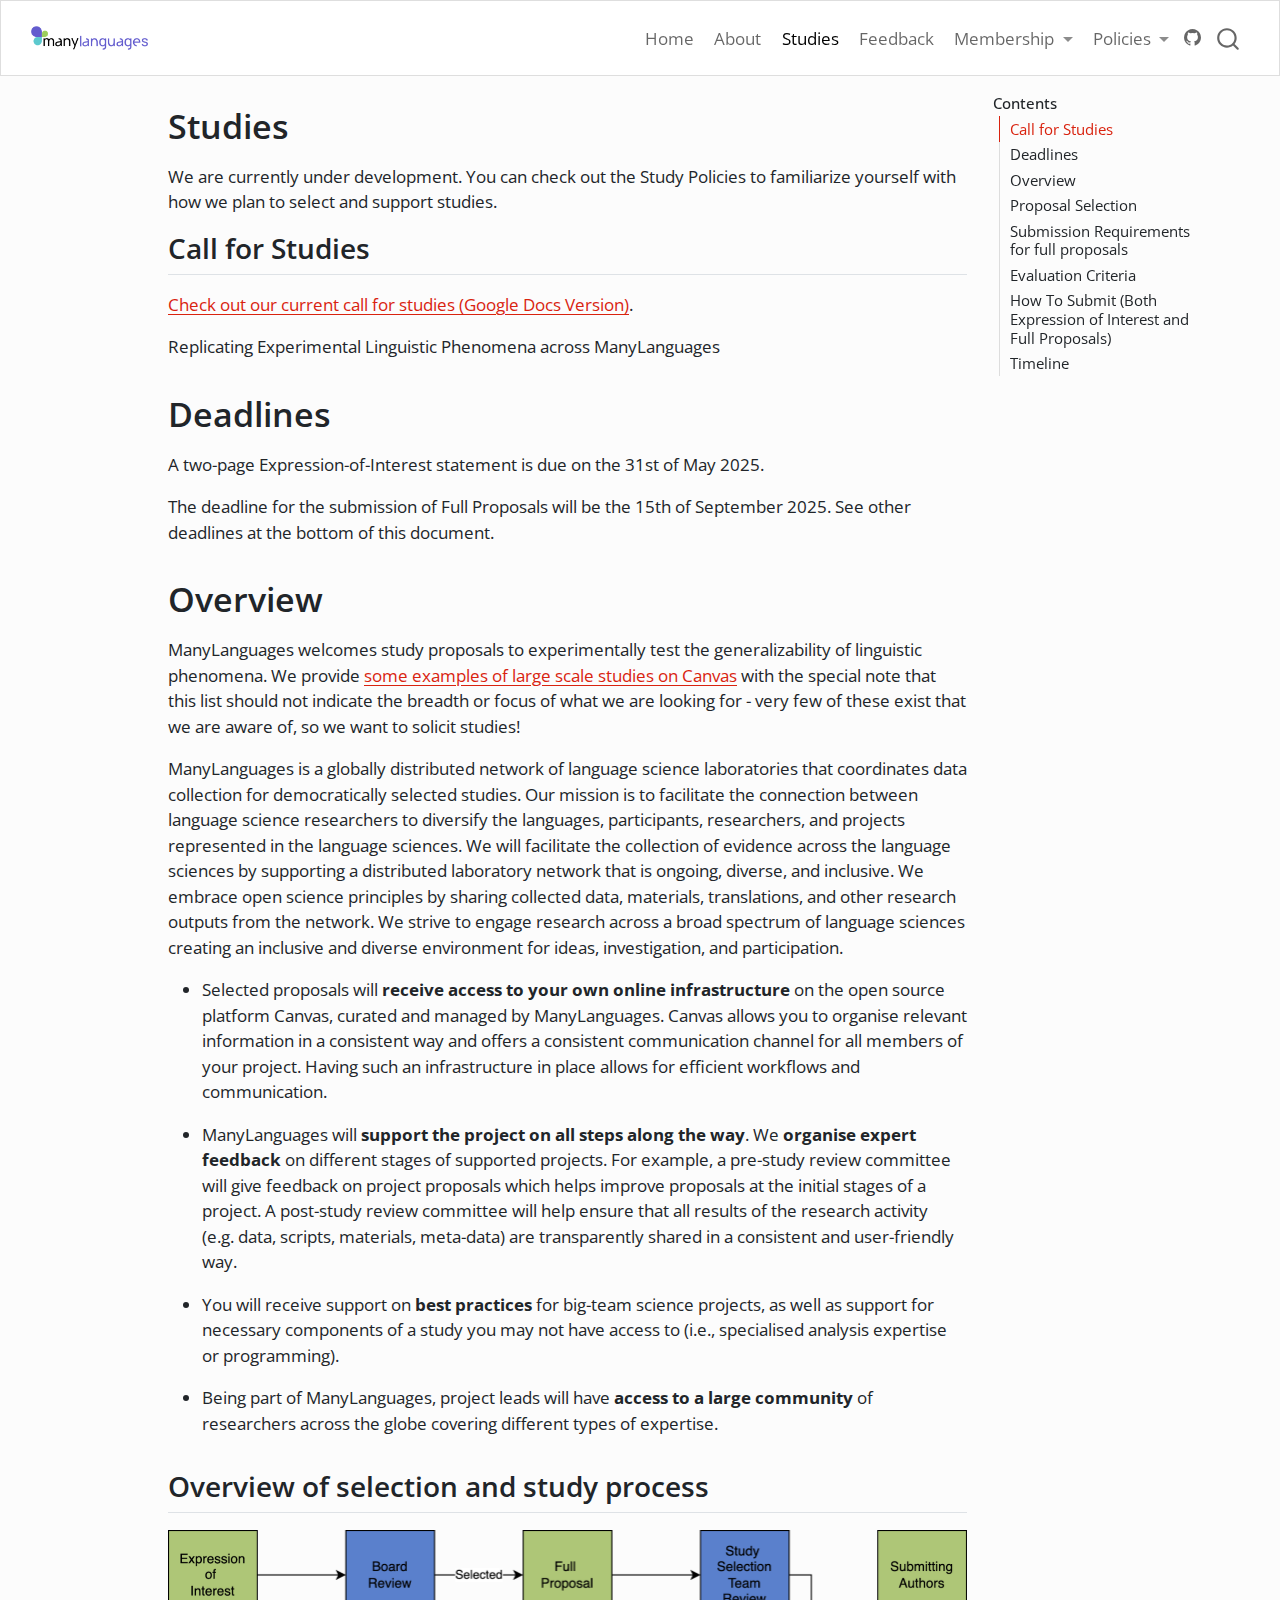
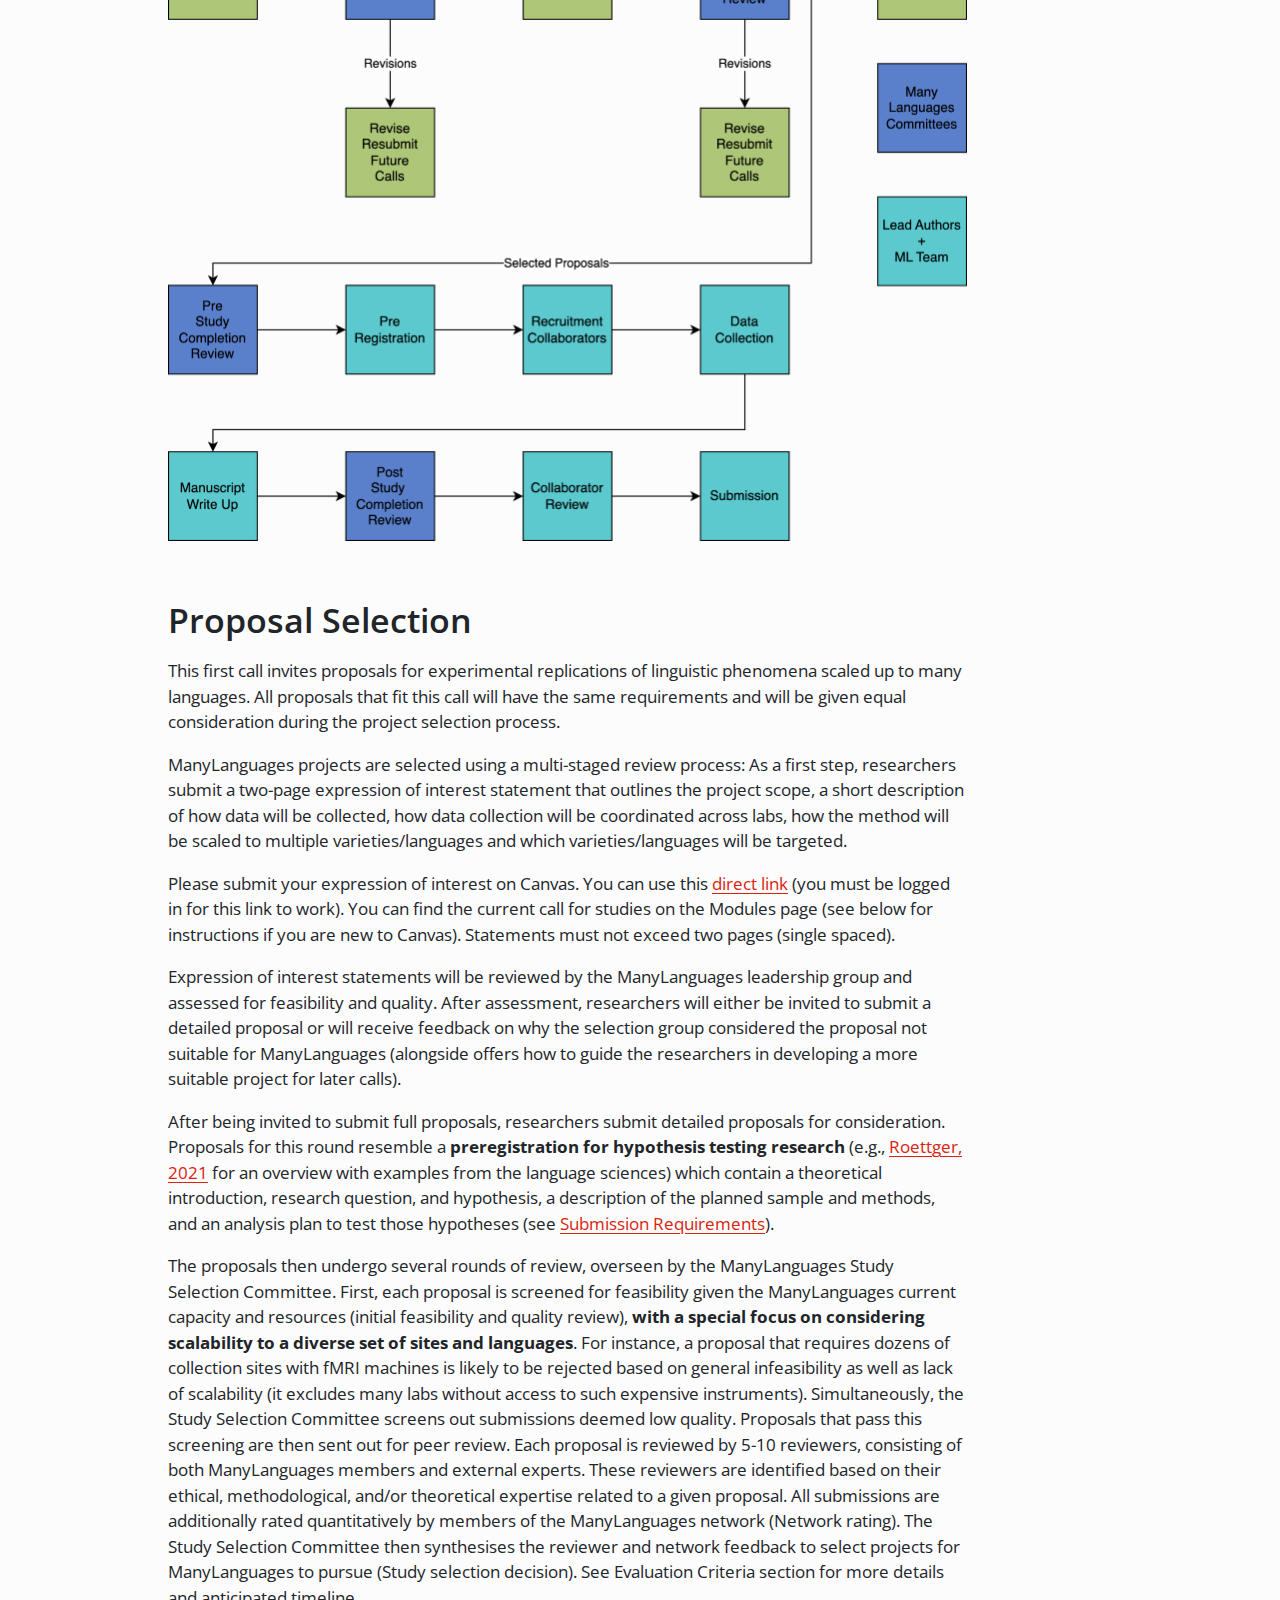
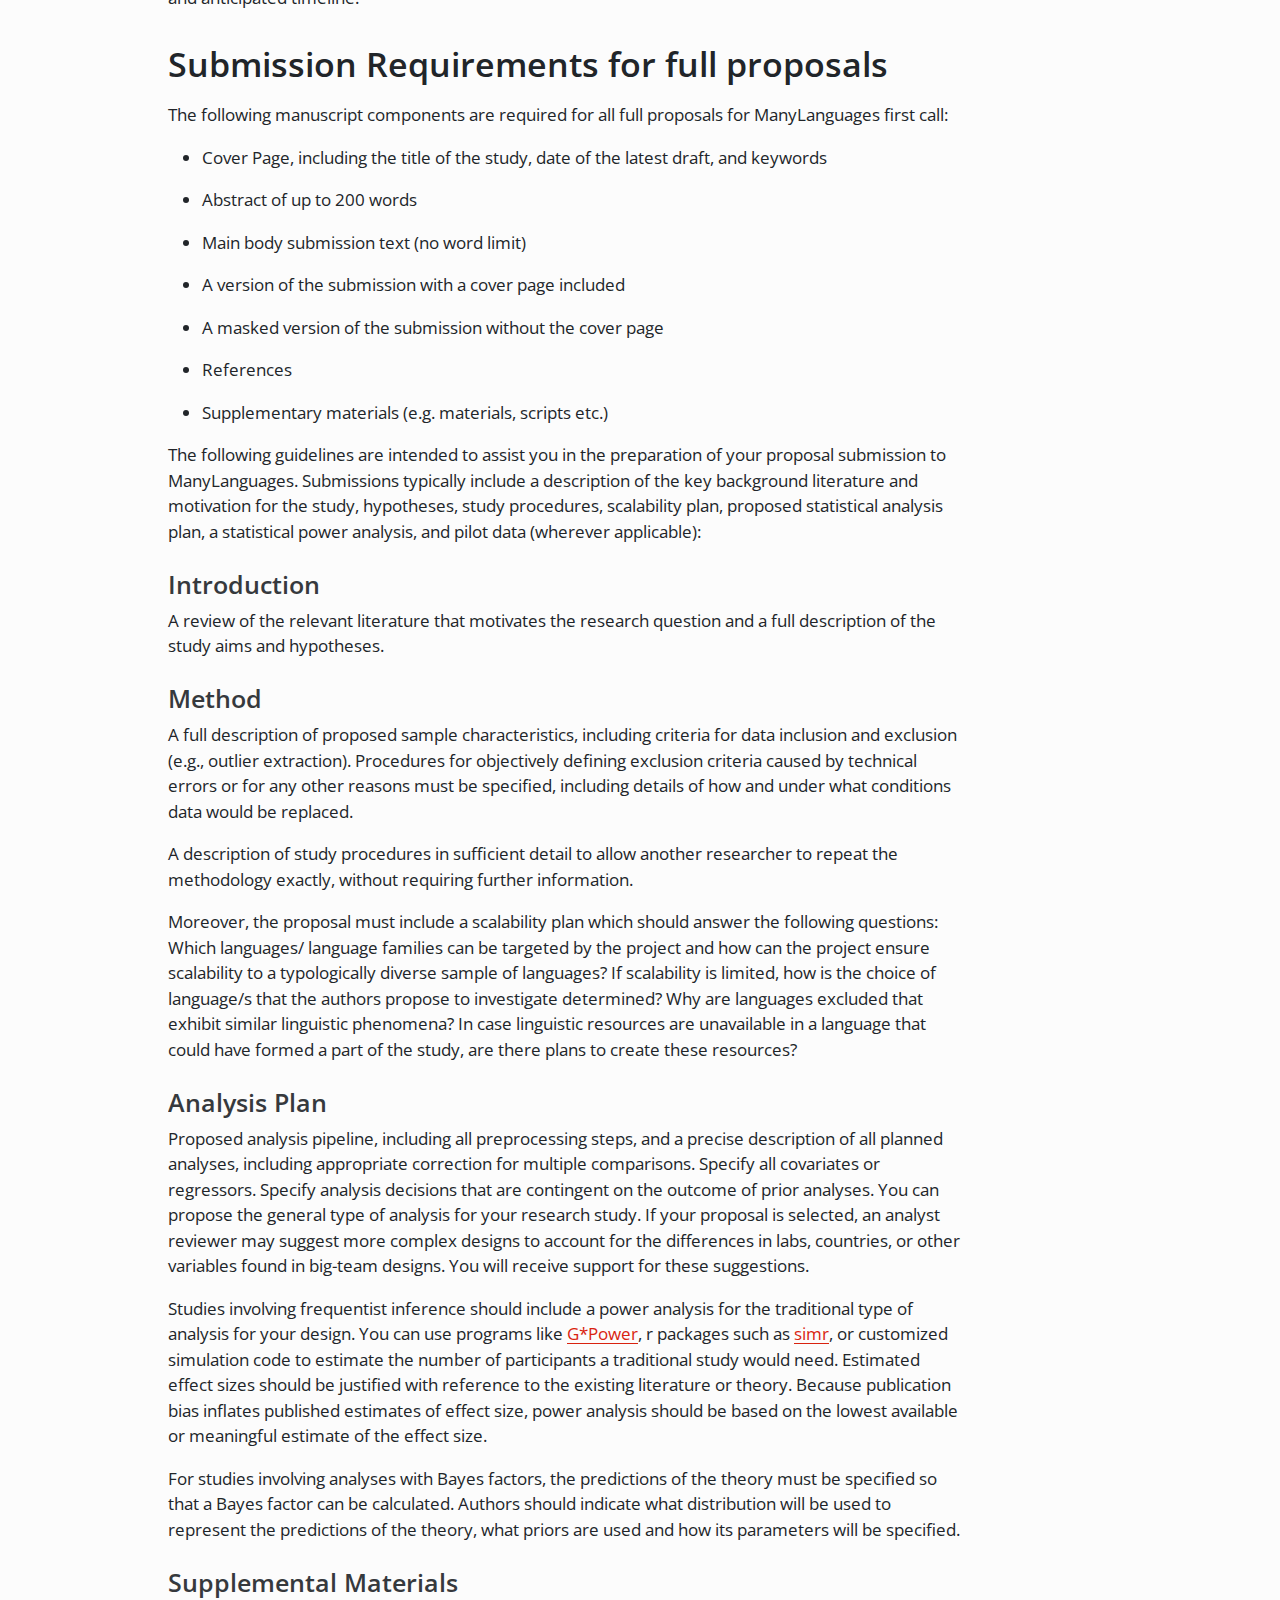
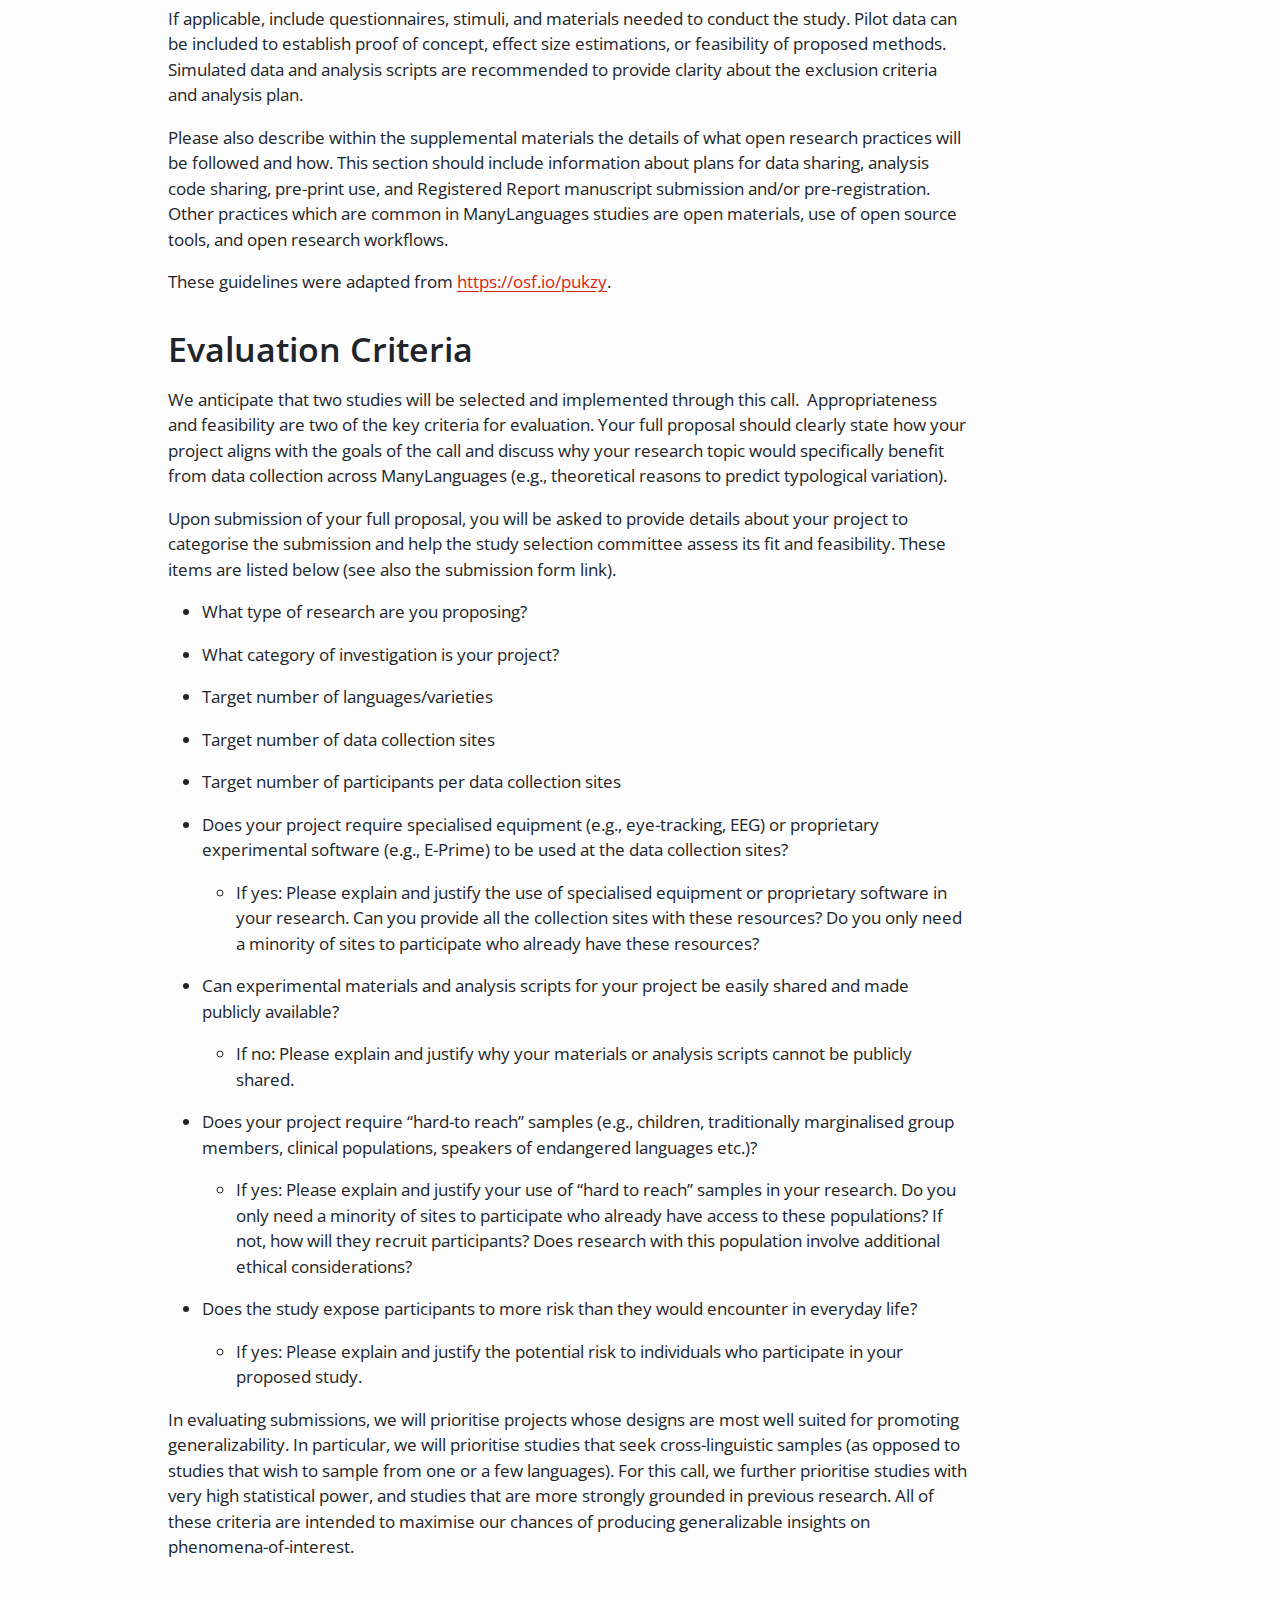
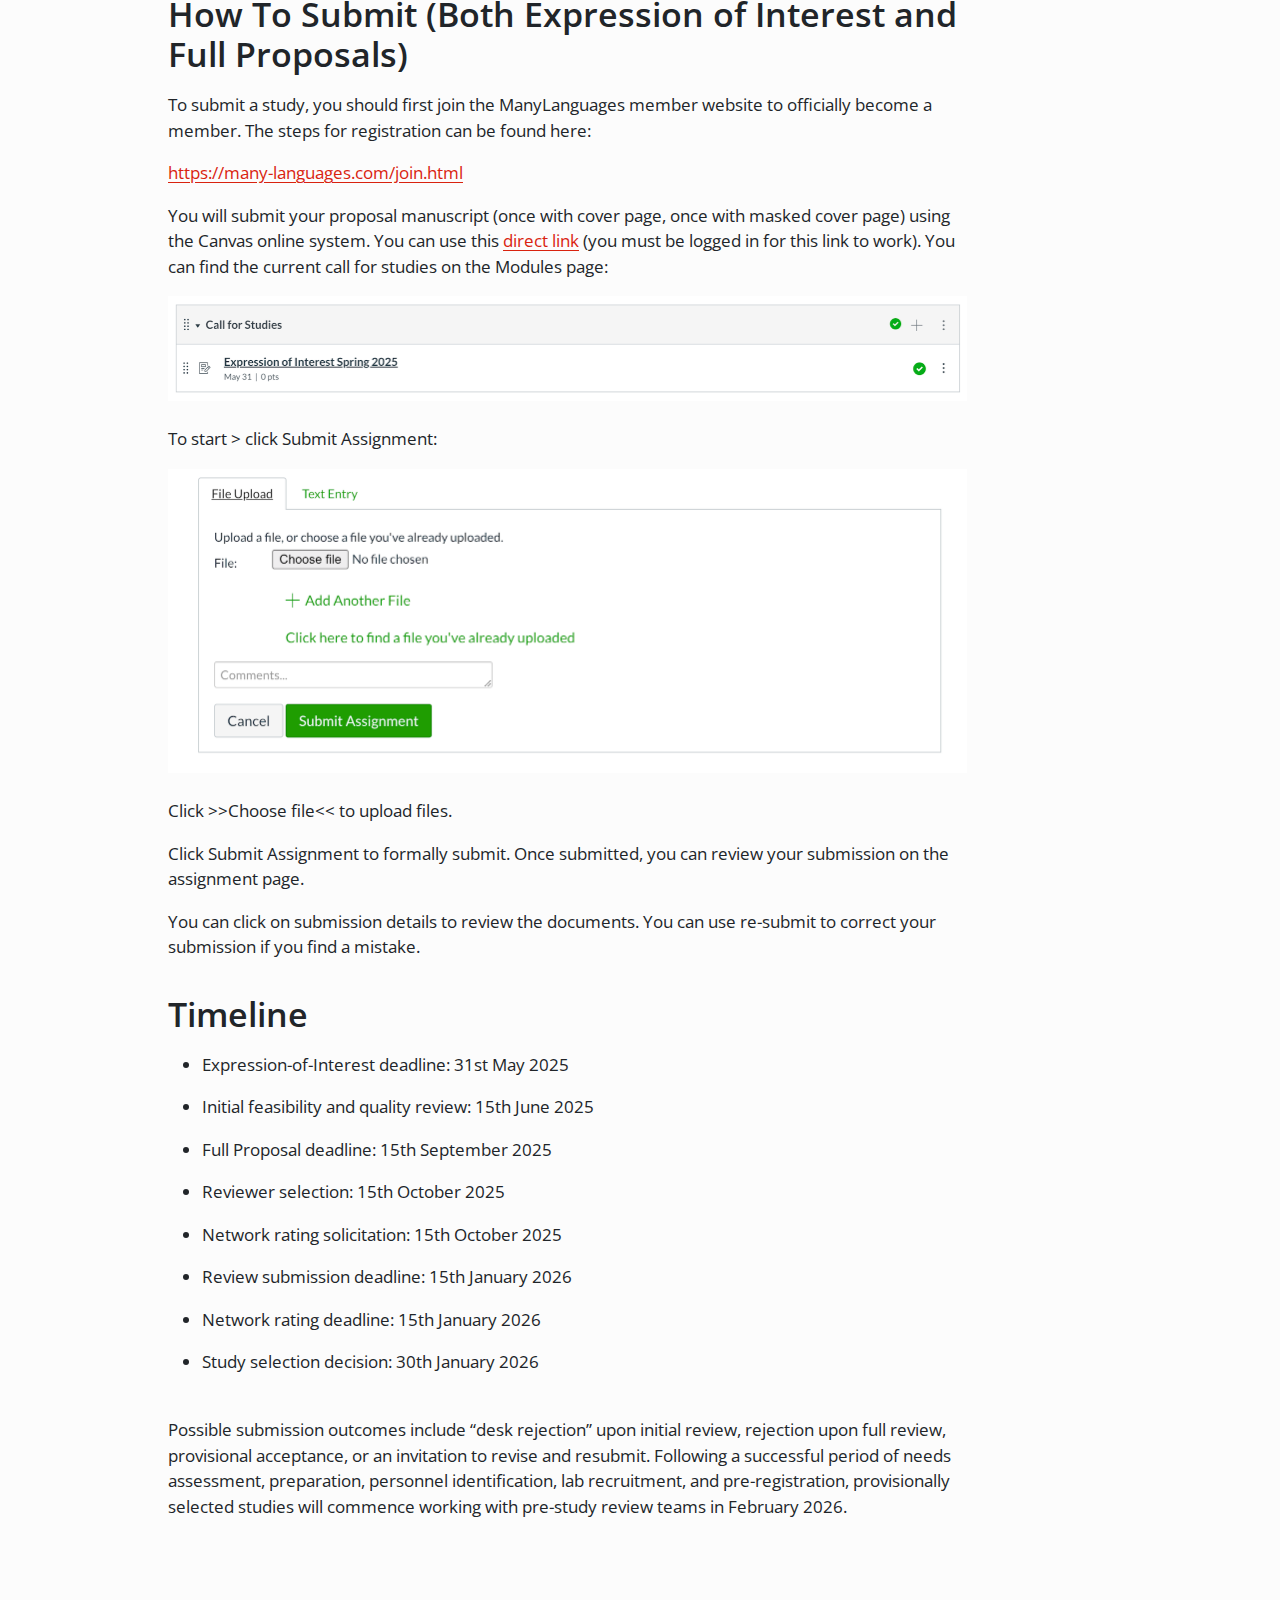
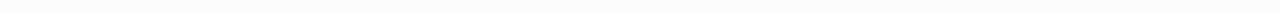
<file: docs/studies.html>
<!DOCTYPE html>
<html xmlns="http://www.w3.org/1999/xhtml" lang="en" xml:lang="en"><head>

<meta charset="utf-8">
<meta name="generator" content="quarto-1.5.57">

<meta name="viewport" content="width=device-width, initial-scale=1.0, user-scalable=yes">


<title>Studies</title>
<style>
code{white-space: pre-wrap;}
span.smallcaps{font-variant: small-caps;}
div.columns{display: flex; gap: min(4vw, 1.5em);}
div.column{flex: auto; overflow-x: auto;}
div.hanging-indent{margin-left: 1.5em; text-indent: -1.5em;}
ul.task-list{list-style: none;}
ul.task-list li input[type="checkbox"] {
  width: 0.8em;
  margin: 0 0.8em 0.2em -1em; /* quarto-specific, see https://github.com/quarto-dev/quarto-cli/issues/4556 */ 
  vertical-align: middle;
}
</style>


<script src="site_libs/quarto-nav/quarto-nav.js"></script>
<script src="site_libs/quarto-nav/headroom.min.js"></script>
<script src="site_libs/clipboard/clipboard.min.js"></script>
<script src="site_libs/quarto-search/autocomplete.umd.js"></script>
<script src="site_libs/quarto-search/fuse.min.js"></script>
<script src="site_libs/quarto-search/quarto-search.js"></script>
<meta name="quarto:offset" content="./">
<script src="site_libs/quarto-html/quarto.js"></script>
<script src="site_libs/quarto-html/popper.min.js"></script>
<script src="site_libs/quarto-html/tippy.umd.min.js"></script>
<script src="site_libs/quarto-html/anchor.min.js"></script>
<link href="site_libs/quarto-html/tippy.css" rel="stylesheet">
<link href="site_libs/quarto-html/quarto-syntax-highlighting.css" rel="stylesheet" id="quarto-text-highlighting-styles">
<script src="site_libs/bootstrap/bootstrap.min.js"></script>
<link href="site_libs/bootstrap/bootstrap-icons.css" rel="stylesheet">
<link href="site_libs/bootstrap/bootstrap.min.css" rel="stylesheet" id="quarto-bootstrap" data-mode="light">
<script id="quarto-search-options" type="application/json">{
  "location": "navbar",
  "copy-button": false,
  "collapse-after": 3,
  "panel-placement": "end",
  "type": "overlay",
  "limit": 50,
  "keyboard-shortcut": [
    "f",
    "/",
    "s"
  ],
  "show-item-context": false,
  "language": {
    "search-no-results-text": "No results",
    "search-matching-documents-text": "matching documents",
    "search-copy-link-title": "Copy link to search",
    "search-hide-matches-text": "Hide additional matches",
    "search-more-match-text": "more match in this document",
    "search-more-matches-text": "more matches in this document",
    "search-clear-button-title": "Clear",
    "search-text-placeholder": "",
    "search-detached-cancel-button-title": "Cancel",
    "search-submit-button-title": "Submit",
    "search-label": "Search"
  }
}</script>


<link rel="stylesheet" href="styles.css">
</head>

<body class="nav-fixed">

<div id="quarto-search-results"></div>
  <header id="quarto-header" class="headroom fixed-top">
    <nav class="navbar navbar-expand-lg " data-bs-theme="dark">
      <div class="navbar-container container-fluid">
      <div class="navbar-brand-container mx-auto">
    <a href="./index.html" class="navbar-brand navbar-brand-logo">
    <img src="./pic/manylang.png" alt="" class="navbar-logo">
    </a>
  </div>
            <div id="quarto-search" class="" title="Search"></div>
          <button class="navbar-toggler" type="button" data-bs-toggle="collapse" data-bs-target="#navbarCollapse" aria-controls="navbarCollapse" role="menu" aria-expanded="false" aria-label="Toggle navigation" onclick="if (window.quartoToggleHeadroom) { window.quartoToggleHeadroom(); }">
  <span class="navbar-toggler-icon"></span>
</button>
          <div class="collapse navbar-collapse" id="navbarCollapse">
            <ul class="navbar-nav navbar-nav-scroll ms-auto">
  <li class="nav-item">
    <a class="nav-link" href="./index.html"> 
<span class="menu-text">Home</span></a>
  </li>  
  <li class="nav-item">
    <a class="nav-link" href="./about.html"> 
<span class="menu-text">About</span></a>
  </li>  
  <li class="nav-item">
    <a class="nav-link active" href="./studies.html" aria-current="page"> 
<span class="menu-text">Studies</span></a>
  </li>  
  <li class="nav-item">
    <a class="nav-link" href="https://forms.gle/9mHjddrMFGzJzVLa8"> 
<span class="menu-text">Feedback</span></a>
  </li>  
  <li class="nav-item dropdown ">
    <a class="nav-link dropdown-toggle" href="#" id="nav-menu-membership" role="link" data-bs-toggle="dropdown" aria-expanded="false">
 <span class="menu-text">Membership</span>
    </a>
    <ul class="dropdown-menu dropdown-menu-end" aria-labelledby="nav-menu-membership">    
        <li>
    <a class="dropdown-item" href="./join.html">
 <span class="dropdown-text">Join and Help</span></a>
  </li>  
        <li>
    <a class="dropdown-item" href="https://canvas.psysciacc.org">
 <span class="dropdown-text">Canvas</span></a>
  </li>  
    </ul>
  </li>
  <li class="nav-item dropdown ">
    <a class="nav-link dropdown-toggle" href="#" id="nav-menu-policies" role="link" data-bs-toggle="dropdown" aria-expanded="false">
 <span class="menu-text">Policies</span>
    </a>
    <ul class="dropdown-menu dropdown-menu-end" aria-labelledby="nav-menu-policies">    
        <li>
    <a class="dropdown-item" href="./cocpolicy.html">
 <span class="dropdown-text">Code of Conduct</span></a>
  </li>  
        <li>
    <a class="dropdown-item" href="./peoplepolicy.html">
 <span class="dropdown-text">People Policies</span></a>
  </li>  
        <li>
    <a class="dropdown-item" href="./studypolicy.html">
 <span class="dropdown-text">Study Policies</span></a>
  </li>  
        <li>
    <a class="dropdown-item" href="./authorpolicy.html">
 <span class="dropdown-text">Authorship Policies</span></a>
  </li>  
        <li>
    <a class="dropdown-item" href="./partners.html">
 <span class="dropdown-text">Partnerships</span></a>
  </li>  
    </ul>
  </li>
</ul>
          </div> <!-- /navcollapse -->
            <div class="quarto-navbar-tools">
    <a href="https://github.com/many-languages/many-languages.github.io" title="" class="quarto-navigation-tool px-1" aria-label=""><i class="bi bi-github"></i></a>
</div>
      </div> <!-- /container-fluid -->
    </nav>
</header>
<!-- content -->
<div id="quarto-content" class="quarto-container page-columns page-rows-contents page-layout-article page-navbar">
<!-- sidebar -->
<!-- margin-sidebar -->
    <div id="quarto-margin-sidebar" class="sidebar margin-sidebar">
        <nav id="TOC" role="doc-toc" class="toc-active">
    <h2 id="toc-title">Contents</h2>
   
  <ul>
  <li><a href="#call-for-studies" id="toc-call-for-studies" class="nav-link active" data-scroll-target="#call-for-studies">Call for Studies</a></li>
  <li><a href="#deadlines" id="toc-deadlines" class="nav-link" data-scroll-target="#deadlines">Deadlines</a></li>
  <li><a href="#overview" id="toc-overview" class="nav-link" data-scroll-target="#overview">Overview</a>
  <ul>
  <li><a href="#overview-of-selection-and-study-process" id="toc-overview-of-selection-and-study-process" class="nav-link" data-scroll-target="#overview-of-selection-and-study-process">Overview of selection and study process</a></li>
  </ul></li>
  <li><a href="#proposal-selection" id="toc-proposal-selection" class="nav-link" data-scroll-target="#proposal-selection">Proposal Selection</a></li>
  <li><a href="#submission-requirements-for-full-proposals" id="toc-submission-requirements-for-full-proposals" class="nav-link" data-scroll-target="#submission-requirements-for-full-proposals">Submission Requirements for full proposals</a>
  <ul>
  <li><a href="#introduction" id="toc-introduction" class="nav-link" data-scroll-target="#introduction">Introduction</a></li>
  <li><a href="#method" id="toc-method" class="nav-link" data-scroll-target="#method">Method</a></li>
  <li><a href="#analysis-plan" id="toc-analysis-plan" class="nav-link" data-scroll-target="#analysis-plan">Analysis Plan</a></li>
  <li><a href="#supplemental-materials" id="toc-supplemental-materials" class="nav-link" data-scroll-target="#supplemental-materials">Supplemental Materials</a></li>
  </ul></li>
  <li><a href="#evaluation-criteria" id="toc-evaluation-criteria" class="nav-link" data-scroll-target="#evaluation-criteria">Evaluation Criteria</a></li>
  <li><a href="#how-to-submit-both-expression-of-interest-and-full-proposals" id="toc-how-to-submit-both-expression-of-interest-and-full-proposals" class="nav-link" data-scroll-target="#how-to-submit-both-expression-of-interest-and-full-proposals">How To Submit (Both Expression of Interest and Full Proposals)</a></li>
  <li><a href="#timeline" id="toc-timeline" class="nav-link" data-scroll-target="#timeline">Timeline</a></li>
  </ul>
</nav>
    </div>
<!-- main -->
<main class="content" id="quarto-document-content">

<header id="title-block-header" class="quarto-title-block default">
<div class="quarto-title">
<h1 class="title">Studies</h1>
</div>



<div class="quarto-title-meta">

    
  
    
  </div>
  


</header>


<p>We are currently under development. You can check out the Study Policies to familiarize yourself with how we plan to select and support studies.</p>
<section id="call-for-studies" class="level2">
<h2 class="anchored" data-anchor-id="call-for-studies">Call for Studies</h2>
<p><a href="https://docs.google.com/document/d/1azIFcJZvXele18q_rNCUn7kyJPsWx9GYS5XAcjTpJcw/edit?tab=t.0#heading=h.hbo600ws1zci">Check out our current call for studies (Google Docs Version)</a>.</p>
<p>Replicating Experimental Linguistic Phenomena across ManyLanguages&nbsp;</p>
</section>
<section id="deadlines" class="level1">
<h1>Deadlines</h1>
<p>A two-page Expression-of-Interest statement is due on the 31st of May 2025.&nbsp;</p>
<p>The deadline for the submission of Full Proposals will be the 15th of September 2025. See other deadlines at the bottom of this document.</p>
</section>
<section id="overview" class="level1">
<h1>Overview</h1>
<p>ManyLanguages welcomes study proposals to experimentally test the generalizability of linguistic phenomena. We provide <a href="https://canvas.psysciacc.org/courses/19/pages/big-team-language-sciences-examples">some examples of large scale studies on Canvas</a> with the special note that this list should not indicate the breadth or focus of what we are looking for - very few of these exist that we are aware of, so we want to solicit studies!&nbsp;</p>
<p>ManyLanguages is a globally distributed network of language science laboratories that coordinates data collection for democratically selected studies. Our mission is to facilitate the connection between language science researchers to diversify the languages, participants, researchers, and projects represented in the language sciences. We will facilitate the collection of evidence across the language sciences by supporting a distributed laboratory network that is ongoing, diverse, and inclusive. We embrace open science principles by sharing collected data, materials, translations, and other research outputs from the network. We strive to engage research across a broad spectrum of language sciences creating an inclusive and diverse environment for ideas, investigation, and participation.</p>
<ul>
<li><p>Selected proposals will <strong>receive access to your own online infrastructure</strong> on the open source platform Canvas, curated and managed by ManyLanguages. Canvas allows you to organise relevant information in a consistent way and offers a consistent communication channel for all members of your project. Having such an infrastructure in place allows for efficient workflows and communication.</p></li>
<li><p>ManyLanguages will <strong>support the project on all steps along the way</strong>. We <strong>organise expert feedback</strong> on different stages of supported projects. For example, a pre-study review committee will give feedback on project proposals which helps improve proposals at the initial stages of a project. A post-study review committee will help ensure that all results of the research activity (e.g.&nbsp;data, scripts, materials, meta-data) are transparently shared in a consistent and user-friendly way.</p></li>
<li><p>You will receive support on <strong>best practices</strong> for big-team science projects, as well as support for necessary components of a study you may not have access to (i.e., specialised analysis expertise or programming).&nbsp;</p></li>
<li><p>Being part of ManyLanguages, project leads will have <strong>access to a large community</strong> of researchers across the globe covering different types of expertise.&nbsp;</p></li>
</ul>
<section id="overview-of-selection-and-study-process" class="level2">
<h2 class="anchored" data-anchor-id="overview-of-selection-and-study-process">Overview of selection and study process</h2>
<div class="cell">
<div class="cell-output-display">
<div>
<figure class="figure">
<p><img src="figs/study_flow.png" class="img-fluid figure-img" width="800"></p>
</figure>
</div>
</div>
</div>
</section>
</section>
<section id="proposal-selection" class="level1">
<h1>Proposal Selection</h1>
<p>This first call invites proposals for experimental replications of linguistic phenomena scaled up to many languages. All proposals that fit this call will have the same requirements and will be given equal consideration during the project selection process.</p>
<p>ManyLanguages projects are selected using a multi-staged review process: As a first step, researchers submit a two-page expression of interest statement that outlines the project scope, a short description of how data will be collected, how data collection will be coordinated across labs, how the method will be scaled to multiple varieties/languages and which varieties/languages will be targeted.&nbsp;</p>
<p>Please submit your expression of interest on Canvas. You can use this <a href="https://canvas.psysciacc.org/courses/19/assignments/340">direct link</a> (you must be logged in for this link to work). You can find the current call for studies on the Modules page (see below for instructions if you are new to Canvas). Statements must not exceed two pages (single spaced).&nbsp;</p>
<p>Expression of interest statements will be reviewed by the ManyLanguages leadership group and assessed for feasibility and quality. After assessment, researchers will either be invited to submit a detailed proposal or will receive feedback on why the selection group considered the proposal not suitable for ManyLanguages (alongside offers how to guide the researchers in developing a more suitable project for later calls).&nbsp;&nbsp;</p>
<p>After being invited to submit full proposals, researchers submit detailed proposals for consideration. Proposals for this round resemble a <strong>preregistration for hypothesis testing research</strong> (e.g., <a href="https://doi.org/10.1515/ling-2019-0048">Roettger, 2021</a> for an overview with examples from the language sciences) which contain a theoretical introduction, research question, and hypothesis, a description of the planned sample and methods, and an analysis plan to test those hypotheses (see <a href="https://docs.google.com/document/d/1azIFcJZvXele18q_rNCUn7kyJPsWx9GYS5XAcjTpJcw/edit#heading=h.i1dbng4e74vp">Submission Requirements</a>).</p>
<p>The proposals then undergo several rounds of review, overseen by the ManyLanguages Study Selection Committee. First, each proposal is screened for feasibility given the ManyLanguages current capacity and resources (initial feasibility and quality review), <strong>with a special focus on considering scalability to a diverse set of sites and languages</strong>. For instance, a proposal that requires dozens of collection sites with fMRI machines is likely to be rejected based on general infeasibility as well as lack of scalability (it excludes many labs without access to such expensive instruments). Simultaneously, the Study Selection Committee screens out submissions deemed low quality. Proposals that pass this screening are then sent out for peer review. Each proposal is reviewed by 5-10 reviewers, consisting of both ManyLanguages members and external experts. These reviewers are identified based on their ethical, methodological, and/or theoretical expertise related to a given proposal. All submissions are additionally rated quantitatively by members of the ManyLanguages network (Network rating). The Study Selection Committee then synthesises the reviewer and network feedback to select projects for ManyLanguages to pursue (Study selection decision). See Evaluation Criteria section for more details and anticipated timeline.</p>
</section>
<section id="submission-requirements-for-full-proposals" class="level1">
<h1>Submission Requirements for full proposals</h1>
<p>The following manuscript components are required for all full proposals for ManyLanguages first call:<br>
</p>
<ul>
<li><p>Cover Page, including the title of the study, date of the latest draft, and keywords</p></li>
<li><p>Abstract of up to 200 words</p></li>
<li><p>Main body submission text (no word limit)</p></li>
<li><p>A version of the submission with a cover page included</p></li>
<li><p>A masked version of the submission without the cover page</p></li>
<li><p>References</p></li>
<li><p>Supplementary materials (e.g.&nbsp;materials, scripts etc.)</p></li>
</ul>
<p>The following guidelines are intended to assist you in the preparation of your proposal submission to ManyLanguages. Submissions typically include a description of the key background literature and motivation for the study, hypotheses, study procedures, scalability plan, proposed statistical analysis plan, a statistical power analysis, and pilot data (wherever applicable):</p>
<section id="introduction" class="level3">
<h3 class="anchored" data-anchor-id="introduction">Introduction</h3>
<p>A review of the relevant literature that motivates the research question and a full description of the study aims and hypotheses.</p>
</section>
<section id="method" class="level3">
<h3 class="anchored" data-anchor-id="method">Method</h3>
<p>A full description of proposed sample characteristics, including criteria for data inclusion and exclusion (e.g., outlier extraction). Procedures for objectively defining exclusion criteria caused by technical errors or for any other reasons must be specified, including details of how and under what conditions data would be replaced.</p>
<p>A description of study procedures in sufficient detail to allow another researcher to repeat the methodology exactly, without requiring further information.&nbsp;</p>
<p>Moreover, the proposal must include a scalability plan which should answer the following questions: Which languages/ language families can be targeted by the project and how can the project ensure scalability to a typologically diverse sample of languages? If scalability is limited, how is the choice of language/s that the authors propose to investigate determined? Why are languages excluded that exhibit similar linguistic phenomena? In case linguistic resources are unavailable in a language that could have formed a part of the study, are there plans to create these resources?&nbsp;</p>
</section>
<section id="analysis-plan" class="level3">
<h3 class="anchored" data-anchor-id="analysis-plan">Analysis Plan</h3>
<p>Proposed analysis pipeline, including all preprocessing steps, and a precise description of all planned analyses, including appropriate correction for multiple comparisons. Specify all covariates or regressors. Specify analysis decisions that are contingent on the outcome of prior analyses. You can propose the general type of analysis for your research study. If your proposal is selected, an analyst reviewer may suggest more complex designs to account for the differences in labs, countries, or other variables found in big-team designs. You will receive support for these suggestions.&nbsp;</p>
<p>Studies involving frequentist inference should include a power analysis for the traditional type of analysis for your design. You can use programs like <a href="https://www.psychologie.hhu.de/arbeitsgruppen/allgemeine-psychologie-und-arbeitspsychologie/gpower">G*Power</a>, r packages such as <a href="https://cran.r-project.org/web/packages/simr/index.html">simr</a>, or customized simulation code to estimate the number of participants a traditional study would need. Estimated effect sizes should be justified with reference to the existing literature or theory. Because publication bias inflates published estimates of effect size, power analysis should be based on the lowest available or meaningful estimate of the effect size.</p>
<p>For studies involving analyses with Bayes factors, the predictions of the theory must be specified so that a Bayes factor can be calculated. Authors should indicate what distribution will be used to represent the predictions of the theory, what priors are used and how its parameters will be specified.</p>
</section>
<section id="supplemental-materials" class="level3">
<h3 class="anchored" data-anchor-id="supplemental-materials">Supplemental Materials</h3>
<p>If applicable, include questionnaires, stimuli, and materials needed to conduct the study. Pilot data can be included to establish proof of concept, effect size estimations, or feasibility of proposed methods. Simulated data and analysis scripts are recommended to provide clarity about the exclusion criteria and analysis plan.</p>
<p>Please also describe within the supplemental materials the details of what open research practices will be followed and how. This section should include information about plans for data sharing, analysis code sharing, pre-print use, and Registered Report manuscript submission and/or pre-registration. Other practices which are common in ManyLanguages studies are open materials, use of open source tools, and open research workflows.&nbsp;</p>
<p>These guidelines were adapted from <a href="https://osf.io/pukzy" class="uri">https://osf.io/pukzy</a>.</p>
</section>
</section>
<section id="evaluation-criteria" class="level1">
<h1>Evaluation Criteria</h1>
<p>We anticipate that two studies will be selected and implemented through this call.&nbsp; Appropriateness and feasibility are two of the key criteria for evaluation. Your full proposal should clearly state how your project aligns with the goals of the call and discuss why your research topic would specifically benefit from data collection across ManyLanguages (e.g., theoretical reasons to predict typological variation).&nbsp;</p>
<p>Upon submission of your full proposal, you will be asked to provide details about your project to categorise the submission and help the study selection committee assess its fit and feasibility. These items are listed below (see also the submission form link).</p>
<ul>
<li><p>What type of research are you proposing?</p></li>
<li><p>What category of investigation is your project?</p></li>
<li><p>Target number of languages/varieties</p></li>
<li><p>Target number of data collection sites</p></li>
<li><p>Target number of participants per data collection sites</p></li>
<li><p>Does your project require specialised equipment (e.g., eye-tracking, EEG) or proprietary experimental software (e.g., E-Prime) to be used at the data collection sites?</p>
<ul>
<li>If yes: Please explain and justify the use of specialised equipment or proprietary software in your research. Can you provide all the collection sites with these resources? Do you only need a minority of sites to participate who already have these resources?</li>
</ul></li>
<li><p>Can experimental materials and analysis scripts for your project be easily shared and made publicly available?</p>
<ul>
<li>If no: Please explain and justify why your materials or analysis scripts cannot be publicly shared.</li>
</ul></li>
<li><p>Does your project require “hard-to reach” samples (e.g., children, traditionally marginalised group members, clinical populations, speakers of endangered languages etc.)?</p>
<ul>
<li>If yes: Please explain and justify your use of “hard to reach” samples in your research. Do you only need a minority of sites to participate who already have access to these populations? If not, how will they recruit participants? Does research with this population involve additional ethical considerations?</li>
</ul></li>
<li><p>Does the study expose participants to more risk than they would encounter in everyday life?</p>
<ul>
<li>If yes: Please explain and justify the potential risk to individuals who participate in your proposed study.</li>
</ul></li>
</ul>
<p>In evaluating submissions, we will prioritise projects whose designs are most well suited for promoting generalizability. In particular, we will prioritise studies that seek cross-linguistic samples (as opposed to studies that wish to sample from one or a few languages). For this call, we further prioritise studies with very high statistical power, and studies that are more strongly grounded in previous research. All of these criteria are intended to maximise our chances of producing generalizable insights on phenomena-of-interest.</p>
</section>
<section id="how-to-submit-both-expression-of-interest-and-full-proposals" class="level1">
<h1>How To Submit (Both Expression of Interest and Full Proposals)</h1>
<p>To submit a study, you should first join the ManyLanguages member website to officially become a member. The steps for registration can be found here:&nbsp;</p>
<p><a href="https://many-languages.com/join.html" class="uri">https://many-languages.com/join.html</a>&nbsp;</p>
<p>You will submit your proposal manuscript (once with cover page, once with masked cover page) using the Canvas online system. You can use this <a href="https://canvas.psysciacc.org/courses/19/assignments/490">direct link</a> (you must be logged in for this link to work). You can find the current call for studies on the Modules page:&nbsp;</p>
<div class="cell">
<div class="cell-output-display">
<div>
<figure class="figure">
<p><img src="figs/canvas_1.png" class="img-fluid figure-img" width="800"></p>
</figure>
</div>
</div>
</div>
<p>To start &gt; click Submit Assignment:</p>
<div class="cell">
<div class="cell-output-display">
<div>
<figure class="figure">
<p><img src="figs/canvas_2.png" class="img-fluid figure-img" width="800"></p>
</figure>
</div>
</div>
</div>
<p>Click &gt;&gt;Choose file&lt;&lt; to upload files.</p>
<p>Click Submit Assignment to formally submit. Once submitted, you can review your submission on the assignment page.</p>
<p>You can click on submission details to review the documents. You can use re-submit to correct your submission if you find a mistake.&nbsp;</p>
</section>
<section id="timeline" class="level1">
<h1>Timeline</h1>
<ul>
<li><p>Expression-of-Interest deadline: 31st May 2025</p></li>
<li><p>Initial feasibility and quality review: 15th June 2025</p></li>
<li><p>Full Proposal deadline: 15th September 2025</p></li>
<li><p>Reviewer selection: 15th October 2025</p></li>
<li><p>Network rating solicitation: 15th October 2025</p></li>
<li><p>Review submission deadline: 15th January 2026</p></li>
<li><p>Network rating deadline: 15th January 2026</p></li>
<li><p>Study selection decision: 30th January 2026</p></li>
</ul>
<p><br>
Possible submission outcomes include “desk rejection” upon initial review, rejection upon full review, provisional acceptance, or an invitation to revise and resubmit. Following a successful period of needs assessment, preparation, personnel identification, lab recruitment, and pre-registration, provisionally selected studies will commence working with pre-study review teams in February 2026.</p>


</section>

</main> <!-- /main -->
<script id="quarto-html-after-body" type="application/javascript">
window.document.addEventListener("DOMContentLoaded", function (event) {
  const toggleBodyColorMode = (bsSheetEl) => {
    const mode = bsSheetEl.getAttribute("data-mode");
    const bodyEl = window.document.querySelector("body");
    if (mode === "dark") {
      bodyEl.classList.add("quarto-dark");
      bodyEl.classList.remove("quarto-light");
    } else {
      bodyEl.classList.add("quarto-light");
      bodyEl.classList.remove("quarto-dark");
    }
  }
  const toggleBodyColorPrimary = () => {
    const bsSheetEl = window.document.querySelector("link#quarto-bootstrap");
    if (bsSheetEl) {
      toggleBodyColorMode(bsSheetEl);
    }
  }
  toggleBodyColorPrimary();  
  const icon = "";
  const anchorJS = new window.AnchorJS();
  anchorJS.options = {
    placement: 'right',
    icon: icon
  };
  anchorJS.add('.anchored');
  const isCodeAnnotation = (el) => {
    for (const clz of el.classList) {
      if (clz.startsWith('code-annotation-')) {                     
        return true;
      }
    }
    return false;
  }
  const onCopySuccess = function(e) {
    // button target
    const button = e.trigger;
    // don't keep focus
    button.blur();
    // flash "checked"
    button.classList.add('code-copy-button-checked');
    var currentTitle = button.getAttribute("title");
    button.setAttribute("title", "Copied!");
    let tooltip;
    if (window.bootstrap) {
      button.setAttribute("data-bs-toggle", "tooltip");
      button.setAttribute("data-bs-placement", "left");
      button.setAttribute("data-bs-title", "Copied!");
      tooltip = new bootstrap.Tooltip(button, 
        { trigger: "manual", 
          customClass: "code-copy-button-tooltip",
          offset: [0, -8]});
      tooltip.show();    
    }
    setTimeout(function() {
      if (tooltip) {
        tooltip.hide();
        button.removeAttribute("data-bs-title");
        button.removeAttribute("data-bs-toggle");
        button.removeAttribute("data-bs-placement");
      }
      button.setAttribute("title", currentTitle);
      button.classList.remove('code-copy-button-checked');
    }, 1000);
    // clear code selection
    e.clearSelection();
  }
  const getTextToCopy = function(trigger) {
      const codeEl = trigger.previousElementSibling.cloneNode(true);
      for (const childEl of codeEl.children) {
        if (isCodeAnnotation(childEl)) {
          childEl.remove();
        }
      }
      return codeEl.innerText;
  }
  const clipboard = new window.ClipboardJS('.code-copy-button:not([data-in-quarto-modal])', {
    text: getTextToCopy
  });
  clipboard.on('success', onCopySuccess);
  if (window.document.getElementById('quarto-embedded-source-code-modal')) {
    // For code content inside modals, clipBoardJS needs to be initialized with a container option
    // TODO: Check when it could be a function (https://github.com/zenorocha/clipboard.js/issues/860)
    const clipboardModal = new window.ClipboardJS('.code-copy-button[data-in-quarto-modal]', {
      text: getTextToCopy,
      container: window.document.getElementById('quarto-embedded-source-code-modal')
    });
    clipboardModal.on('success', onCopySuccess);
  }
    var localhostRegex = new RegExp(/^(?:http|https):\/\/localhost\:?[0-9]*\//);
    var mailtoRegex = new RegExp(/^mailto:/);
      var filterRegex = new RegExp('/' + window.location.host + '/');
    var isInternal = (href) => {
        return filterRegex.test(href) || localhostRegex.test(href) || mailtoRegex.test(href);
    }
    // Inspect non-navigation links and adorn them if external
 	var links = window.document.querySelectorAll('a[href]:not(.nav-link):not(.navbar-brand):not(.toc-action):not(.sidebar-link):not(.sidebar-item-toggle):not(.pagination-link):not(.no-external):not([aria-hidden]):not(.dropdown-item):not(.quarto-navigation-tool):not(.about-link)');
    for (var i=0; i<links.length; i++) {
      const link = links[i];
      if (!isInternal(link.href)) {
        // undo the damage that might have been done by quarto-nav.js in the case of
        // links that we want to consider external
        if (link.dataset.originalHref !== undefined) {
          link.href = link.dataset.originalHref;
        }
      }
    }
  function tippyHover(el, contentFn, onTriggerFn, onUntriggerFn) {
    const config = {
      allowHTML: true,
      maxWidth: 500,
      delay: 100,
      arrow: false,
      appendTo: function(el) {
          return el.parentElement;
      },
      interactive: true,
      interactiveBorder: 10,
      theme: 'quarto',
      placement: 'bottom-start',
    };
    if (contentFn) {
      config.content = contentFn;
    }
    if (onTriggerFn) {
      config.onTrigger = onTriggerFn;
    }
    if (onUntriggerFn) {
      config.onUntrigger = onUntriggerFn;
    }
    window.tippy(el, config); 
  }
  const noterefs = window.document.querySelectorAll('a[role="doc-noteref"]');
  for (var i=0; i<noterefs.length; i++) {
    const ref = noterefs[i];
    tippyHover(ref, function() {
      // use id or data attribute instead here
      let href = ref.getAttribute('data-footnote-href') || ref.getAttribute('href');
      try { href = new URL(href).hash; } catch {}
      const id = href.replace(/^#\/?/, "");
      const note = window.document.getElementById(id);
      if (note) {
        return note.innerHTML;
      } else {
        return "";
      }
    });
  }
  const xrefs = window.document.querySelectorAll('a.quarto-xref');
  const processXRef = (id, note) => {
    // Strip column container classes
    const stripColumnClz = (el) => {
      el.classList.remove("page-full", "page-columns");
      if (el.children) {
        for (const child of el.children) {
          stripColumnClz(child);
        }
      }
    }
    stripColumnClz(note)
    if (id === null || id.startsWith('sec-')) {
      // Special case sections, only their first couple elements
      const container = document.createElement("div");
      if (note.children && note.children.length > 2) {
        container.appendChild(note.children[0].cloneNode(true));
        for (let i = 1; i < note.children.length; i++) {
          const child = note.children[i];
          if (child.tagName === "P" && child.innerText === "") {
            continue;
          } else {
            container.appendChild(child.cloneNode(true));
            break;
          }
        }
        if (window.Quarto?.typesetMath) {
          window.Quarto.typesetMath(container);
        }
        return container.innerHTML
      } else {
        if (window.Quarto?.typesetMath) {
          window.Quarto.typesetMath(note);
        }
        return note.innerHTML;
      }
    } else {
      // Remove any anchor links if they are present
      const anchorLink = note.querySelector('a.anchorjs-link');
      if (anchorLink) {
        anchorLink.remove();
      }
      if (window.Quarto?.typesetMath) {
        window.Quarto.typesetMath(note);
      }
      // TODO in 1.5, we should make sure this works without a callout special case
      if (note.classList.contains("callout")) {
        return note.outerHTML;
      } else {
        return note.innerHTML;
      }
    }
  }
  for (var i=0; i<xrefs.length; i++) {
    const xref = xrefs[i];
    tippyHover(xref, undefined, function(instance) {
      instance.disable();
      let url = xref.getAttribute('href');
      let hash = undefined; 
      if (url.startsWith('#')) {
        hash = url;
      } else {
        try { hash = new URL(url).hash; } catch {}
      }
      if (hash) {
        const id = hash.replace(/^#\/?/, "");
        const note = window.document.getElementById(id);
        if (note !== null) {
          try {
            const html = processXRef(id, note.cloneNode(true));
            instance.setContent(html);
          } finally {
            instance.enable();
            instance.show();
          }
        } else {
          // See if we can fetch this
          fetch(url.split('#')[0])
          .then(res => res.text())
          .then(html => {
            const parser = new DOMParser();
            const htmlDoc = parser.parseFromString(html, "text/html");
            const note = htmlDoc.getElementById(id);
            if (note !== null) {
              const html = processXRef(id, note);
              instance.setContent(html);
            } 
          }).finally(() => {
            instance.enable();
            instance.show();
          });
        }
      } else {
        // See if we can fetch a full url (with no hash to target)
        // This is a special case and we should probably do some content thinning / targeting
        fetch(url)
        .then(res => res.text())
        .then(html => {
          const parser = new DOMParser();
          const htmlDoc = parser.parseFromString(html, "text/html");
          const note = htmlDoc.querySelector('main.content');
          if (note !== null) {
            // This should only happen for chapter cross references
            // (since there is no id in the URL)
            // remove the first header
            if (note.children.length > 0 && note.children[0].tagName === "HEADER") {
              note.children[0].remove();
            }
            const html = processXRef(null, note);
            instance.setContent(html);
          } 
        }).finally(() => {
          instance.enable();
          instance.show();
        });
      }
    }, function(instance) {
    });
  }
      let selectedAnnoteEl;
      const selectorForAnnotation = ( cell, annotation) => {
        let cellAttr = 'data-code-cell="' + cell + '"';
        let lineAttr = 'data-code-annotation="' +  annotation + '"';
        const selector = 'span[' + cellAttr + '][' + lineAttr + ']';
        return selector;
      }
      const selectCodeLines = (annoteEl) => {
        const doc = window.document;
        const targetCell = annoteEl.getAttribute("data-target-cell");
        const targetAnnotation = annoteEl.getAttribute("data-target-annotation");
        const annoteSpan = window.document.querySelector(selectorForAnnotation(targetCell, targetAnnotation));
        const lines = annoteSpan.getAttribute("data-code-lines").split(",");
        const lineIds = lines.map((line) => {
          return targetCell + "-" + line;
        })
        let top = null;
        let height = null;
        let parent = null;
        if (lineIds.length > 0) {
            //compute the position of the single el (top and bottom and make a div)
            const el = window.document.getElementById(lineIds[0]);
            top = el.offsetTop;
            height = el.offsetHeight;
            parent = el.parentElement.parentElement;
          if (lineIds.length > 1) {
            const lastEl = window.document.getElementById(lineIds[lineIds.length - 1]);
            const bottom = lastEl.offsetTop + lastEl.offsetHeight;
            height = bottom - top;
          }
          if (top !== null && height !== null && parent !== null) {
            // cook up a div (if necessary) and position it 
            let div = window.document.getElementById("code-annotation-line-highlight");
            if (div === null) {
              div = window.document.createElement("div");
              div.setAttribute("id", "code-annotation-line-highlight");
              div.style.position = 'absolute';
              parent.appendChild(div);
            }
            div.style.top = top - 2 + "px";
            div.style.height = height + 4 + "px";
            div.style.left = 0;
            let gutterDiv = window.document.getElementById("code-annotation-line-highlight-gutter");
            if (gutterDiv === null) {
              gutterDiv = window.document.createElement("div");
              gutterDiv.setAttribute("id", "code-annotation-line-highlight-gutter");
              gutterDiv.style.position = 'absolute';
              const codeCell = window.document.getElementById(targetCell);
              const gutter = codeCell.querySelector('.code-annotation-gutter');
              gutter.appendChild(gutterDiv);
            }
            gutterDiv.style.top = top - 2 + "px";
            gutterDiv.style.height = height + 4 + "px";
          }
          selectedAnnoteEl = annoteEl;
        }
      };
      const unselectCodeLines = () => {
        const elementsIds = ["code-annotation-line-highlight", "code-annotation-line-highlight-gutter"];
        elementsIds.forEach((elId) => {
          const div = window.document.getElementById(elId);
          if (div) {
            div.remove();
          }
        });
        selectedAnnoteEl = undefined;
      };
        // Handle positioning of the toggle
    window.addEventListener(
      "resize",
      throttle(() => {
        elRect = undefined;
        if (selectedAnnoteEl) {
          selectCodeLines(selectedAnnoteEl);
        }
      }, 10)
    );
    function throttle(fn, ms) {
    let throttle = false;
    let timer;
      return (...args) => {
        if(!throttle) { // first call gets through
            fn.apply(this, args);
            throttle = true;
        } else { // all the others get throttled
            if(timer) clearTimeout(timer); // cancel #2
            timer = setTimeout(() => {
              fn.apply(this, args);
              timer = throttle = false;
            }, ms);
        }
      };
    }
      // Attach click handler to the DT
      const annoteDls = window.document.querySelectorAll('dt[data-target-cell]');
      for (const annoteDlNode of annoteDls) {
        annoteDlNode.addEventListener('click', (event) => {
          const clickedEl = event.target;
          if (clickedEl !== selectedAnnoteEl) {
            unselectCodeLines();
            const activeEl = window.document.querySelector('dt[data-target-cell].code-annotation-active');
            if (activeEl) {
              activeEl.classList.remove('code-annotation-active');
            }
            selectCodeLines(clickedEl);
            clickedEl.classList.add('code-annotation-active');
          } else {
            // Unselect the line
            unselectCodeLines();
            clickedEl.classList.remove('code-annotation-active');
          }
        });
      }
  const findCites = (el) => {
    const parentEl = el.parentElement;
    if (parentEl) {
      const cites = parentEl.dataset.cites;
      if (cites) {
        return {
          el,
          cites: cites.split(' ')
        };
      } else {
        return findCites(el.parentElement)
      }
    } else {
      return undefined;
    }
  };
  var bibliorefs = window.document.querySelectorAll('a[role="doc-biblioref"]');
  for (var i=0; i<bibliorefs.length; i++) {
    const ref = bibliorefs[i];
    const citeInfo = findCites(ref);
    if (citeInfo) {
      tippyHover(citeInfo.el, function() {
        var popup = window.document.createElement('div');
        citeInfo.cites.forEach(function(cite) {
          var citeDiv = window.document.createElement('div');
          citeDiv.classList.add('hanging-indent');
          citeDiv.classList.add('csl-entry');
          var biblioDiv = window.document.getElementById('ref-' + cite);
          if (biblioDiv) {
            citeDiv.innerHTML = biblioDiv.innerHTML;
          }
          popup.appendChild(citeDiv);
        });
        return popup.innerHTML;
      });
    }
  }
});
</script>
</div> <!-- /content -->




</body></html>
</file>
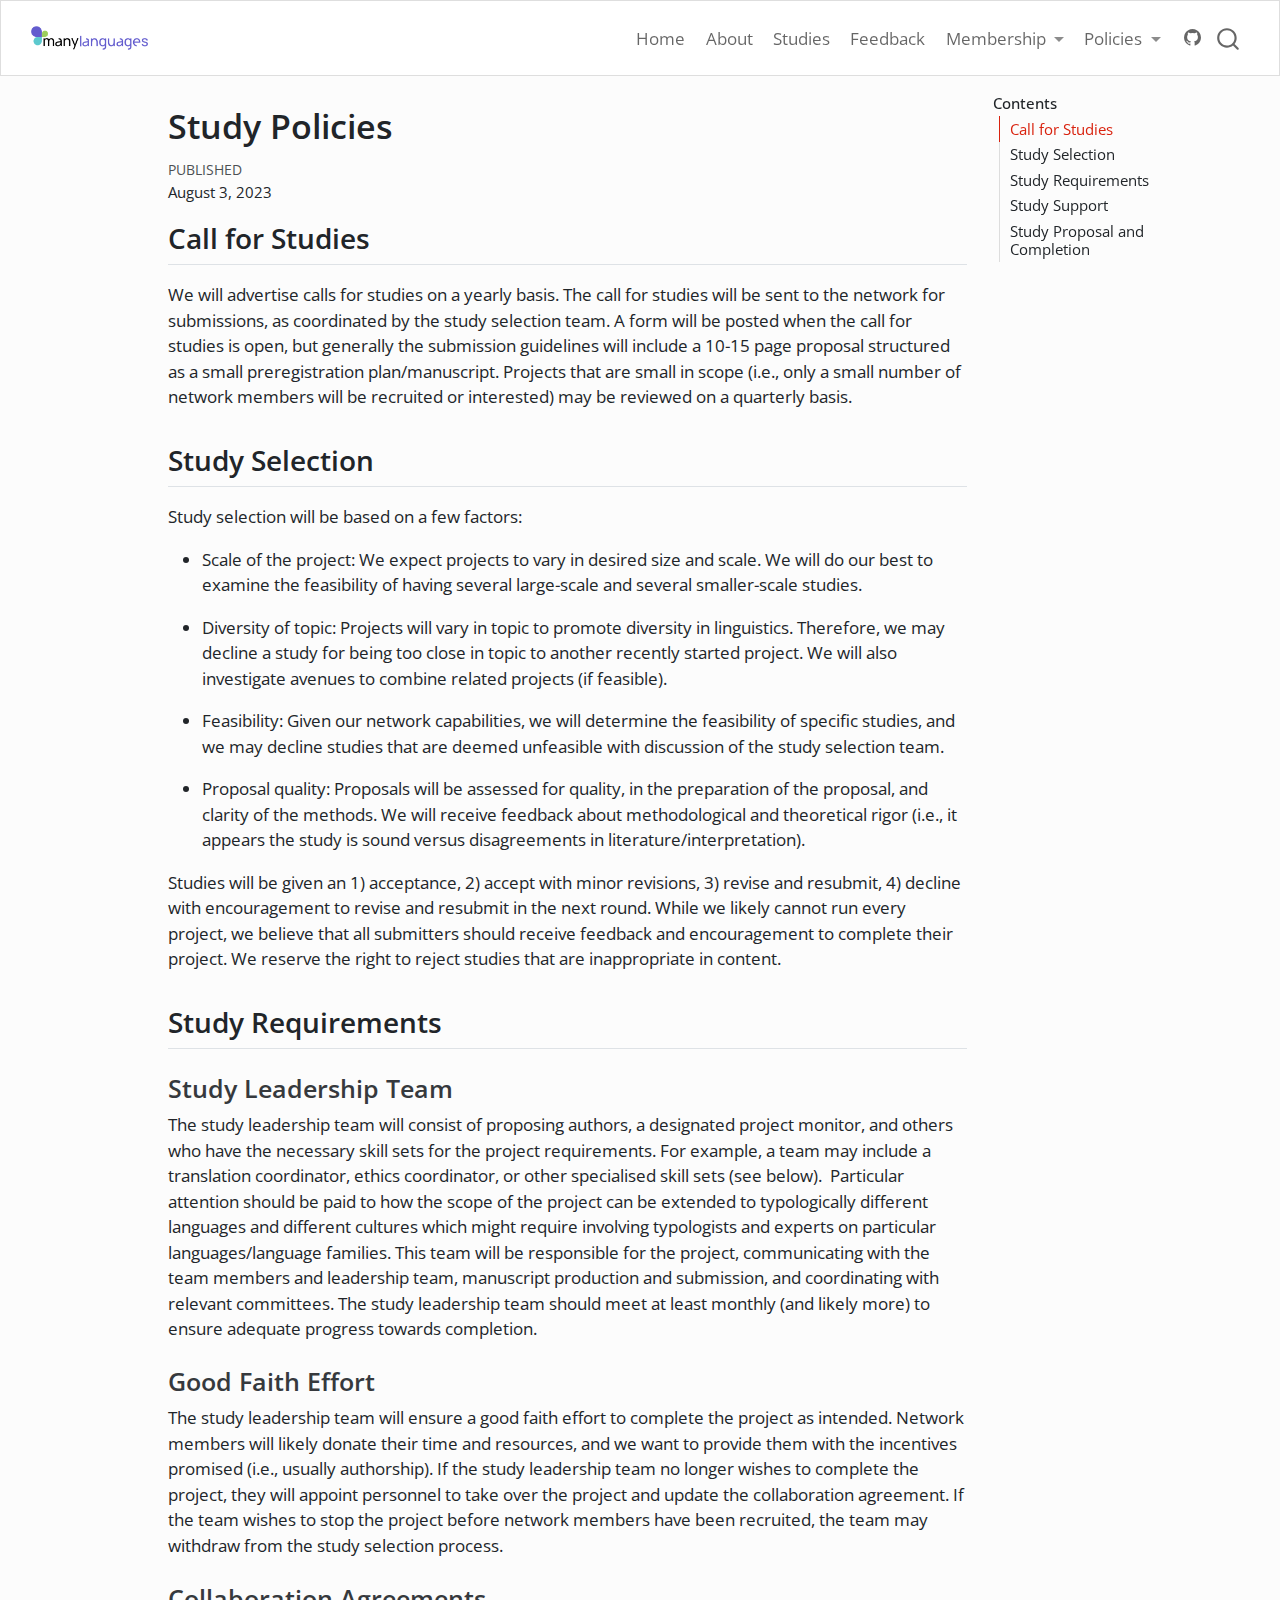
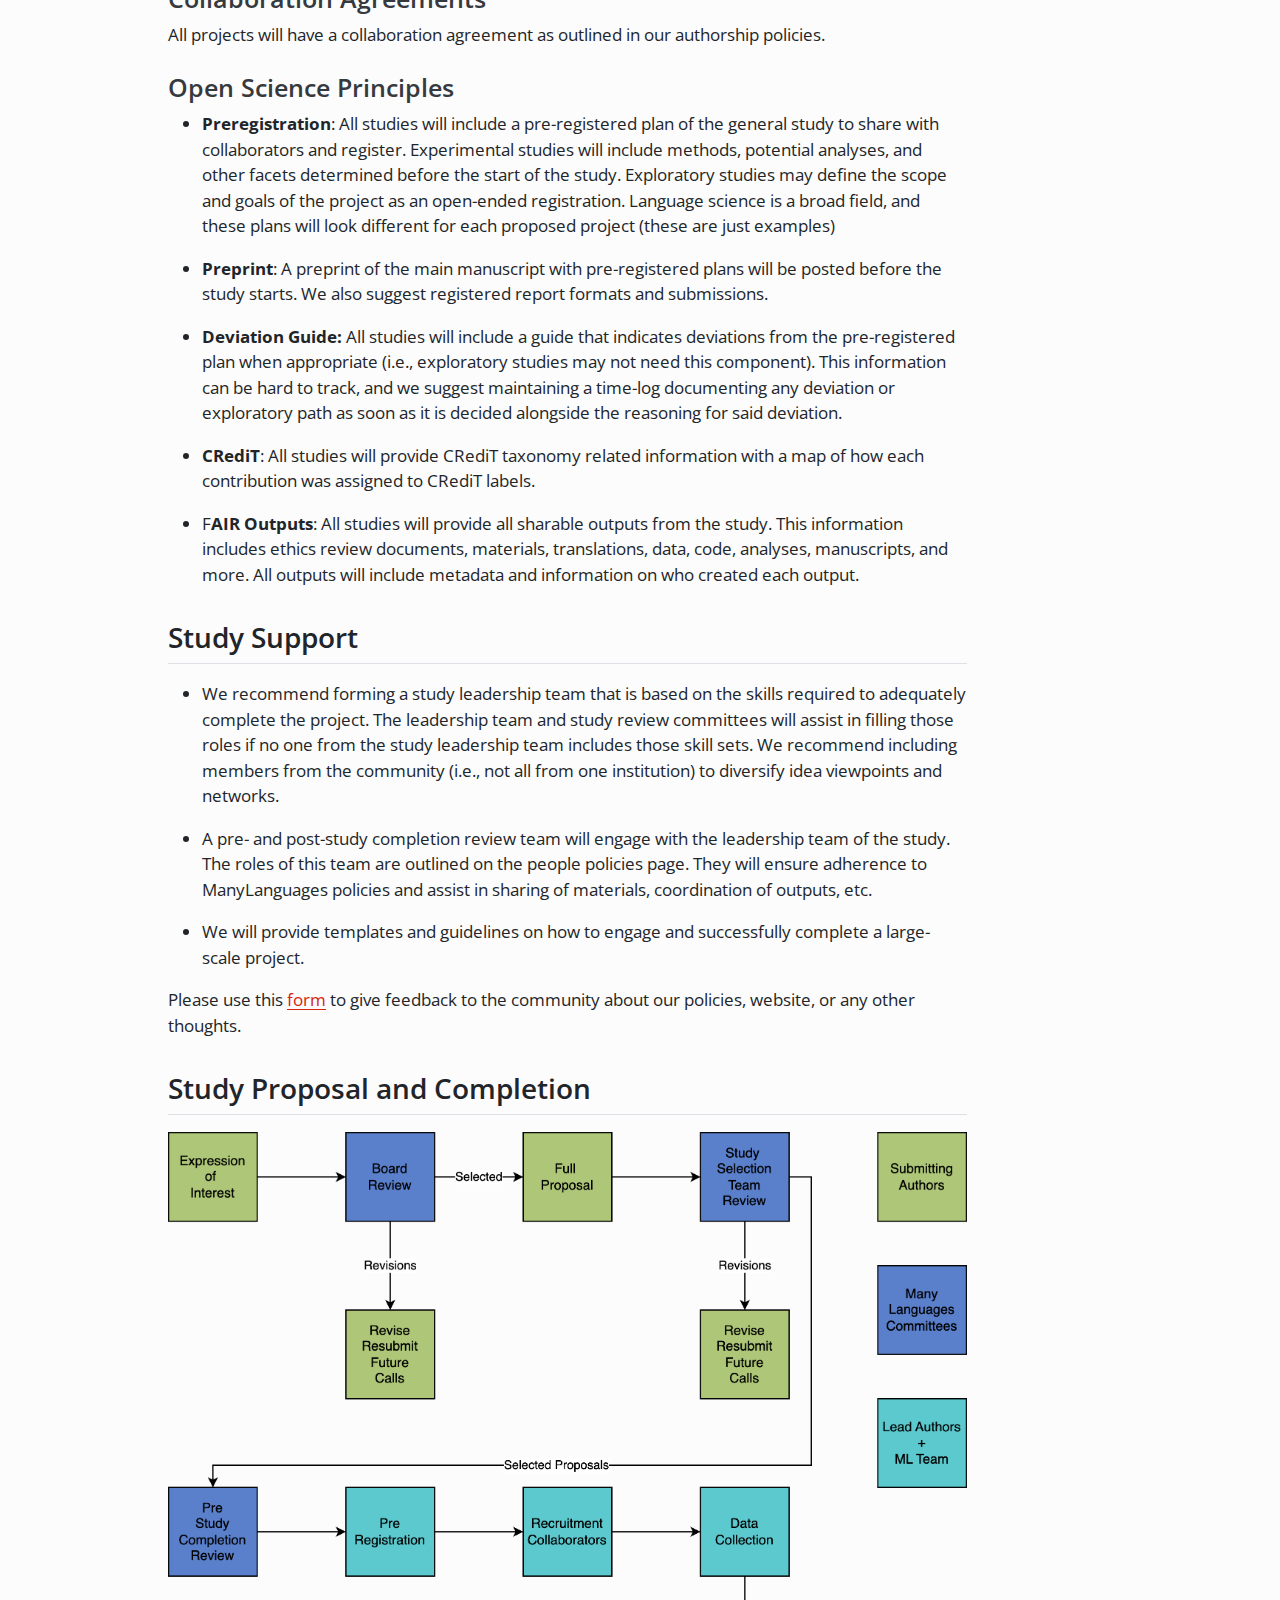
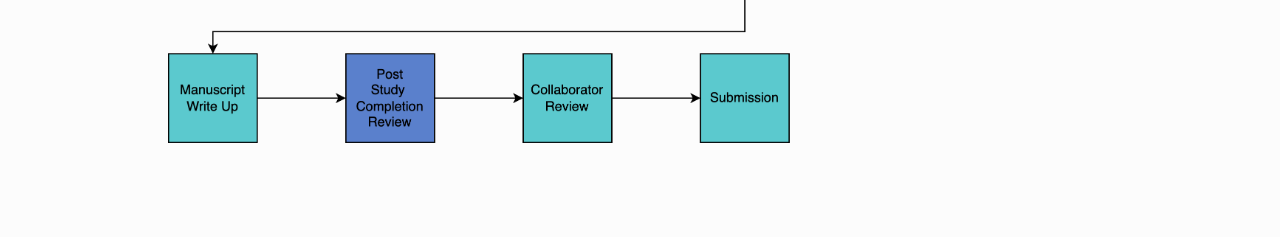
<file: docs/studypolicy.html>
<!DOCTYPE html>
<html xmlns="http://www.w3.org/1999/xhtml" lang="en" xml:lang="en"><head>

<meta charset="utf-8">
<meta name="generator" content="quarto-1.3.450">

<meta name="viewport" content="width=device-width, initial-scale=1.0, user-scalable=yes">

<meta name="dcterms.date" content="2023-08-03">

<title>Study Policies</title>
<style>
code{white-space: pre-wrap;}
span.smallcaps{font-variant: small-caps;}
div.columns{display: flex; gap: min(4vw, 1.5em);}
div.column{flex: auto; overflow-x: auto;}
div.hanging-indent{margin-left: 1.5em; text-indent: -1.5em;}
ul.task-list{list-style: none;}
ul.task-list li input[type="checkbox"] {
  width: 0.8em;
  margin: 0 0.8em 0.2em -1em; /* quarto-specific, see https://github.com/quarto-dev/quarto-cli/issues/4556 */ 
  vertical-align: middle;
}
</style>


<script src="site_libs/quarto-nav/quarto-nav.js"></script>
<script src="site_libs/quarto-nav/headroom.min.js"></script>
<script src="site_libs/clipboard/clipboard.min.js"></script>
<script src="site_libs/quarto-search/autocomplete.umd.js"></script>
<script src="site_libs/quarto-search/fuse.min.js"></script>
<script src="site_libs/quarto-search/quarto-search.js"></script>
<meta name="quarto:offset" content="./">
<script src="site_libs/quarto-html/quarto.js"></script>
<script src="site_libs/quarto-html/popper.min.js"></script>
<script src="site_libs/quarto-html/tippy.umd.min.js"></script>
<script src="site_libs/quarto-html/anchor.min.js"></script>
<link href="site_libs/quarto-html/tippy.css" rel="stylesheet">
<link href="site_libs/quarto-html/quarto-syntax-highlighting.css" rel="stylesheet" id="quarto-text-highlighting-styles">
<script src="site_libs/bootstrap/bootstrap.min.js"></script>
<link href="site_libs/bootstrap/bootstrap-icons.css" rel="stylesheet">
<link href="site_libs/bootstrap/bootstrap.min.css" rel="stylesheet" id="quarto-bootstrap" data-mode="light">
<script id="quarto-search-options" type="application/json">{
  "location": "navbar",
  "copy-button": false,
  "collapse-after": 3,
  "panel-placement": "end",
  "type": "overlay",
  "limit": 20,
  "language": {
    "search-no-results-text": "No results",
    "search-matching-documents-text": "matching documents",
    "search-copy-link-title": "Copy link to search",
    "search-hide-matches-text": "Hide additional matches",
    "search-more-match-text": "more match in this document",
    "search-more-matches-text": "more matches in this document",
    "search-clear-button-title": "Clear",
    "search-detached-cancel-button-title": "Cancel",
    "search-submit-button-title": "Submit",
    "search-label": "Search"
  }
}</script>


<link rel="stylesheet" href="styles.css">
</head>

<body class="nav-fixed">

<div id="quarto-search-results"></div>
  <header id="quarto-header" class="headroom fixed-top">
    <nav class="navbar navbar-expand-lg navbar-dark ">
      <div class="navbar-container container-fluid">
      <div class="navbar-brand-container">
    <a href="./index.html" class="navbar-brand navbar-brand-logo">
    <img src="./pic/manylang.png" alt="" class="navbar-logo">
    </a>
  </div>
            <div id="quarto-search" class="" title="Search"></div>
          <button class="navbar-toggler" type="button" data-bs-toggle="collapse" data-bs-target="#navbarCollapse" aria-controls="navbarCollapse" aria-expanded="false" aria-label="Toggle navigation" onclick="if (window.quartoToggleHeadroom) { window.quartoToggleHeadroom(); }">
  <span class="navbar-toggler-icon"></span>
</button>
          <div class="collapse navbar-collapse" id="navbarCollapse">
            <ul class="navbar-nav navbar-nav-scroll ms-auto">
  <li class="nav-item">
    <a class="nav-link" href="./index.html" rel="" target="">
 <span class="menu-text">Home</span></a>
  </li>  
  <li class="nav-item">
    <a class="nav-link" href="./about.html" rel="" target="">
 <span class="menu-text">About</span></a>
  </li>  
  <li class="nav-item">
    <a class="nav-link" href="./studies.html" rel="" target="">
 <span class="menu-text">Studies</span></a>
  </li>  
  <li class="nav-item">
    <a class="nav-link" href="https://forms.gle/9mHjddrMFGzJzVLa8" rel="" target="">
 <span class="menu-text">Feedback</span></a>
  </li>  
  <li class="nav-item dropdown ">
    <a class="nav-link dropdown-toggle" href="#" id="nav-menu-membership" role="button" data-bs-toggle="dropdown" aria-expanded="false" rel="" target="">
 <span class="menu-text">Membership</span>
    </a>
    <ul class="dropdown-menu dropdown-menu-end" aria-labelledby="nav-menu-membership">    
        <li>
    <a class="dropdown-item" href="./join.html" rel="" target="">
 <span class="dropdown-text">Join and Help</span></a>
  </li>  
        <li>
    <a class="dropdown-item" href="https://canvas.psysciacc.org" rel="" target="">
 <span class="dropdown-text">Canvas</span></a>
  </li>  
    </ul>
  </li>
  <li class="nav-item dropdown ">
    <a class="nav-link dropdown-toggle" href="#" id="nav-menu-policies" role="button" data-bs-toggle="dropdown" aria-expanded="false" rel="" target="">
 <span class="menu-text">Policies</span>
    </a>
    <ul class="dropdown-menu dropdown-menu-end" aria-labelledby="nav-menu-policies">    
        <li>
    <a class="dropdown-item" href="./cocpolicy.html" rel="" target="">
 <span class="dropdown-text">Code of Conduct</span></a>
  </li>  
        <li>
    <a class="dropdown-item" href="./peoplepolicy.html" rel="" target="">
 <span class="dropdown-text">People Policies</span></a>
  </li>  
        <li>
    <a class="dropdown-item" href="./studypolicy.html" rel="" target="">
 <span class="dropdown-text">Study Policies</span></a>
  </li>  
        <li>
    <a class="dropdown-item" href="./authorpolicy.html" rel="" target="">
 <span class="dropdown-text">Authorship Policies</span></a>
  </li>  
        <li>
    <a class="dropdown-item" href="./partners.html" rel="" target="">
 <span class="dropdown-text">Partnerships</span></a>
  </li>  
    </ul>
  </li>
</ul>
            <div class="quarto-navbar-tools">
    <a href="https://github.com/many-languages/many-languages.github.io" rel="" title="" class="quarto-navigation-tool px-1" aria-label=""><i class="bi bi-github"></i></a>
</div>
          </div> <!-- /navcollapse -->
      </div> <!-- /container-fluid -->
    </nav>
</header>
<!-- content -->
<div id="quarto-content" class="quarto-container page-columns page-rows-contents page-layout-article page-navbar">
<!-- sidebar -->
<!-- margin-sidebar -->
    <div id="quarto-margin-sidebar" class="sidebar margin-sidebar">
        <nav id="TOC" role="doc-toc" class="toc-active">
    <h2 id="toc-title">Contents</h2>
   
  <ul>
  <li><a href="#call-for-studies" id="toc-call-for-studies" class="nav-link active" data-scroll-target="#call-for-studies">Call for Studies</a></li>
  <li><a href="#study-selection" id="toc-study-selection" class="nav-link" data-scroll-target="#study-selection">Study Selection</a></li>
  <li><a href="#study-requirements" id="toc-study-requirements" class="nav-link" data-scroll-target="#study-requirements">Study Requirements</a>
  <ul>
  <li><a href="#study-leadership-team" id="toc-study-leadership-team" class="nav-link" data-scroll-target="#study-leadership-team">Study Leadership Team</a></li>
  <li><a href="#good-faith-effort" id="toc-good-faith-effort" class="nav-link" data-scroll-target="#good-faith-effort">Good Faith Effort</a></li>
  <li><a href="#collaboration-agreements" id="toc-collaboration-agreements" class="nav-link" data-scroll-target="#collaboration-agreements">Collaboration Agreements</a></li>
  <li><a href="#open-science-principles" id="toc-open-science-principles" class="nav-link" data-scroll-target="#open-science-principles">Open Science Principles</a></li>
  </ul></li>
  <li><a href="#study-support" id="toc-study-support" class="nav-link" data-scroll-target="#study-support">Study Support</a></li>
  <li><a href="#study-proposal-and-completion" id="toc-study-proposal-and-completion" class="nav-link" data-scroll-target="#study-proposal-and-completion">Study Proposal and Completion</a></li>
  </ul>
</nav>
    </div>
<!-- main -->
<main class="content" id="quarto-document-content">

<header id="title-block-header" class="quarto-title-block default">
<div class="quarto-title">
<h1 class="title">Study Policies</h1>
</div>



<div class="quarto-title-meta">

    
    <div>
    <div class="quarto-title-meta-heading">Published</div>
    <div class="quarto-title-meta-contents">
      <p class="date">August 3, 2023</p>
    </div>
  </div>
  
    
  </div>
  

</header>

<section id="call-for-studies" class="level2">
<h2 class="anchored" data-anchor-id="call-for-studies">Call for Studies</h2>
<p>We will advertise calls for studies on a yearly basis. The call for studies will be sent to the network for submissions, as coordinated by the study selection team. A form will be posted when the call for studies is open, but generally the submission guidelines will include a 10-15 page proposal structured as a small preregistration plan/manuscript. Projects that are small in scope (i.e., only a small number of network members will be recruited or interested) may be reviewed on a quarterly basis.</p>
</section>
<section id="study-selection" class="level2">
<h2 class="anchored" data-anchor-id="study-selection">Study Selection</h2>
<p>Study selection will be based on a few factors:</p>
<ul>
<li><p>Scale of the project: We expect projects to vary in desired size and scale. We will do our best to examine the feasibility of having several large-scale and several smaller-scale studies.</p></li>
<li><p>Diversity of topic: Projects will vary in topic to promote diversity in linguistics. Therefore, we may decline a study for being too close in topic to another recently started project. We will also investigate avenues to combine related projects (if feasible).</p></li>
<li><p>Feasibility: Given our network capabilities, we will determine the feasibility of specific studies, and we may decline studies that are deemed unfeasible with discussion of the study selection team.</p></li>
<li><p>Proposal quality: Proposals will be assessed for quality, in the preparation of the proposal, and clarity of the methods. We will receive feedback about methodological and theoretical rigor (i.e., it appears the study is sound versus disagreements in literature/interpretation).</p></li>
</ul>
<p>Studies will be given an 1) acceptance, 2) accept with minor revisions, 3) revise and resubmit, 4) decline with encouragement to revise and resubmit in the next round. While we likely cannot run every project, we believe that all submitters should receive feedback and encouragement to complete their project. We reserve the right to reject studies that are inappropriate in content.</p>
</section>
<section id="study-requirements" class="level2">
<h2 class="anchored" data-anchor-id="study-requirements">Study Requirements</h2>
<section id="study-leadership-team" class="level3">
<h3 class="anchored" data-anchor-id="study-leadership-team">Study Leadership Team</h3>
<p>The study leadership team will consist of proposing authors, a designated project monitor, and others who have the necessary skill sets for the project requirements. For example, a team may include a translation coordinator, ethics coordinator, or other specialised skill sets (see below).&nbsp; Particular attention should be paid to how the scope of the project can be extended to typologically different languages and different cultures which might require involving typologists and experts on particular languages/language families. This team will be responsible for the project, communicating with the team members and leadership team, manuscript production and submission, and coordinating with relevant committees. The study leadership team should meet at least monthly (and likely more) to ensure adequate progress towards completion.</p>
</section>
<section id="good-faith-effort" class="level3">
<h3 class="anchored" data-anchor-id="good-faith-effort">Good Faith Effort</h3>
<p>The study leadership team will ensure a good faith effort to complete the project as intended. Network members will likely donate their time and resources, and we want to provide them with the incentives promised (i.e., usually authorship). If the study leadership team no longer wishes to complete the project, they will appoint personnel to take over the project and update the collaboration agreement. If the team wishes to stop the project before network members have been recruited, the team may withdraw from the study selection process.</p>
</section>
<section id="collaboration-agreements" class="level3">
<h3 class="anchored" data-anchor-id="collaboration-agreements">Collaboration Agreements</h3>
<p>All projects will have a collaboration agreement as outlined in our authorship policies.</p>
</section>
<section id="open-science-principles" class="level3">
<h3 class="anchored" data-anchor-id="open-science-principles">Open Science Principles</h3>
<ul>
<li><p><strong>Preregistration</strong>: All studies will include a pre-registered plan of the general study to share with collaborators and register. Experimental studies will include methods, potential analyses, and other facets determined before the start of the study. Exploratory studies may define the scope and goals of the project as an open-ended registration. Language science is a broad field, and these plans will look different for each proposed project (these are just examples)</p></li>
<li><p><strong>Preprint</strong>: A preprint of the main manuscript with pre-registered plans will be posted before the study starts. We also suggest registered report formats and submissions.</p></li>
<li><p><strong>Deviation Guide:</strong> All studies will include a guide that indicates deviations from the pre-registered plan when appropriate (i.e., exploratory studies may not need this component). This information can be hard to track, and we suggest maintaining a time-log documenting any deviation or exploratory path as soon as it is decided alongside the reasoning for said deviation.</p></li>
<li><p><strong>CRediT</strong>: All studies will provide CRediT taxonomy related information with a map of how each contribution was assigned to CRediT labels.</p></li>
<li><p>F<strong>AIR Outputs</strong>: All studies will provide all sharable outputs from the study. This information includes ethics review documents, materials, translations, data, code, analyses, manuscripts, and more. All outputs will include metadata and information on who created each output.</p></li>
</ul>
</section>
</section>
<section id="study-support" class="level2">
<h2 class="anchored" data-anchor-id="study-support">Study Support</h2>
<ul>
<li><p>We recommend forming a study leadership team that is based on the skills required to adequately complete the project. The leadership team and study review committees will assist in filling those roles if no one from the study leadership team includes those skill sets. We recommend including members from the community (i.e., not all from one institution) to diversify idea viewpoints and networks.</p></li>
<li><p>A pre- and post-study completion review team will engage with the leadership team of the study. The roles of this team are outlined on the people policies page. They will ensure adherence to ManyLanguages policies and assist in sharing of materials, coordination of outputs, etc.</p></li>
<li><p>We will provide templates and guidelines on how to engage and successfully complete a large-scale project.</p></li>
</ul>
<p>Please use this <a href="https://forms.gle/9mHjddrMFGzJzVLa8">form</a> to give feedback to the community about our policies, website, or any other thoughts.</p>
</section>
<section id="study-proposal-and-completion" class="level2">
<h2 class="anchored" data-anchor-id="study-proposal-and-completion">Study Proposal and Completion</h2>
<div class="cell">
<div class="cell-output-display">
<p><img src="pic/many_languages.png" class="img-fluid" width="1082"></p>
</div>
</div>


</section>

</main> <!-- /main -->
<script id="quarto-html-after-body" type="application/javascript">
window.document.addEventListener("DOMContentLoaded", function (event) {
  const toggleBodyColorMode = (bsSheetEl) => {
    const mode = bsSheetEl.getAttribute("data-mode");
    const bodyEl = window.document.querySelector("body");
    if (mode === "dark") {
      bodyEl.classList.add("quarto-dark");
      bodyEl.classList.remove("quarto-light");
    } else {
      bodyEl.classList.add("quarto-light");
      bodyEl.classList.remove("quarto-dark");
    }
  }
  const toggleBodyColorPrimary = () => {
    const bsSheetEl = window.document.querySelector("link#quarto-bootstrap");
    if (bsSheetEl) {
      toggleBodyColorMode(bsSheetEl);
    }
  }
  toggleBodyColorPrimary();  
  const icon = "";
  const anchorJS = new window.AnchorJS();
  anchorJS.options = {
    placement: 'right',
    icon: icon
  };
  anchorJS.add('.anchored');
  const isCodeAnnotation = (el) => {
    for (const clz of el.classList) {
      if (clz.startsWith('code-annotation-')) {                     
        return true;
      }
    }
    return false;
  }
  const clipboard = new window.ClipboardJS('.code-copy-button', {
    text: function(trigger) {
      const codeEl = trigger.previousElementSibling.cloneNode(true);
      for (const childEl of codeEl.children) {
        if (isCodeAnnotation(childEl)) {
          childEl.remove();
        }
      }
      return codeEl.innerText;
    }
  });
  clipboard.on('success', function(e) {
    // button target
    const button = e.trigger;
    // don't keep focus
    button.blur();
    // flash "checked"
    button.classList.add('code-copy-button-checked');
    var currentTitle = button.getAttribute("title");
    button.setAttribute("title", "Copied!");
    let tooltip;
    if (window.bootstrap) {
      button.setAttribute("data-bs-toggle", "tooltip");
      button.setAttribute("data-bs-placement", "left");
      button.setAttribute("data-bs-title", "Copied!");
      tooltip = new bootstrap.Tooltip(button, 
        { trigger: "manual", 
          customClass: "code-copy-button-tooltip",
          offset: [0, -8]});
      tooltip.show();    
    }
    setTimeout(function() {
      if (tooltip) {
        tooltip.hide();
        button.removeAttribute("data-bs-title");
        button.removeAttribute("data-bs-toggle");
        button.removeAttribute("data-bs-placement");
      }
      button.setAttribute("title", currentTitle);
      button.classList.remove('code-copy-button-checked');
    }, 1000);
    // clear code selection
    e.clearSelection();
  });
  function tippyHover(el, contentFn) {
    const config = {
      allowHTML: true,
      content: contentFn,
      maxWidth: 500,
      delay: 100,
      arrow: false,
      appendTo: function(el) {
          return el.parentElement;
      },
      interactive: true,
      interactiveBorder: 10,
      theme: 'quarto',
      placement: 'bottom-start'
    };
    window.tippy(el, config); 
  }
  const noterefs = window.document.querySelectorAll('a[role="doc-noteref"]');
  for (var i=0; i<noterefs.length; i++) {
    const ref = noterefs[i];
    tippyHover(ref, function() {
      // use id or data attribute instead here
      let href = ref.getAttribute('data-footnote-href') || ref.getAttribute('href');
      try { href = new URL(href).hash; } catch {}
      const id = href.replace(/^#\/?/, "");
      const note = window.document.getElementById(id);
      return note.innerHTML;
    });
  }
      let selectedAnnoteEl;
      const selectorForAnnotation = ( cell, annotation) => {
        let cellAttr = 'data-code-cell="' + cell + '"';
        let lineAttr = 'data-code-annotation="' +  annotation + '"';
        const selector = 'span[' + cellAttr + '][' + lineAttr + ']';
        return selector;
      }
      const selectCodeLines = (annoteEl) => {
        const doc = window.document;
        const targetCell = annoteEl.getAttribute("data-target-cell");
        const targetAnnotation = annoteEl.getAttribute("data-target-annotation");
        const annoteSpan = window.document.querySelector(selectorForAnnotation(targetCell, targetAnnotation));
        const lines = annoteSpan.getAttribute("data-code-lines").split(",");
        const lineIds = lines.map((line) => {
          return targetCell + "-" + line;
        })
        let top = null;
        let height = null;
        let parent = null;
        if (lineIds.length > 0) {
            //compute the position of the single el (top and bottom and make a div)
            const el = window.document.getElementById(lineIds[0]);
            top = el.offsetTop;
            height = el.offsetHeight;
            parent = el.parentElement.parentElement;
          if (lineIds.length > 1) {
            const lastEl = window.document.getElementById(lineIds[lineIds.length - 1]);
            const bottom = lastEl.offsetTop + lastEl.offsetHeight;
            height = bottom - top;
          }
          if (top !== null && height !== null && parent !== null) {
            // cook up a div (if necessary) and position it 
            let div = window.document.getElementById("code-annotation-line-highlight");
            if (div === null) {
              div = window.document.createElement("div");
              div.setAttribute("id", "code-annotation-line-highlight");
              div.style.position = 'absolute';
              parent.appendChild(div);
            }
            div.style.top = top - 2 + "px";
            div.style.height = height + 4 + "px";
            let gutterDiv = window.document.getElementById("code-annotation-line-highlight-gutter");
            if (gutterDiv === null) {
              gutterDiv = window.document.createElement("div");
              gutterDiv.setAttribute("id", "code-annotation-line-highlight-gutter");
              gutterDiv.style.position = 'absolute';
              const codeCell = window.document.getElementById(targetCell);
              const gutter = codeCell.querySelector('.code-annotation-gutter');
              gutter.appendChild(gutterDiv);
            }
            gutterDiv.style.top = top - 2 + "px";
            gutterDiv.style.height = height + 4 + "px";
          }
          selectedAnnoteEl = annoteEl;
        }
      };
      const unselectCodeLines = () => {
        const elementsIds = ["code-annotation-line-highlight", "code-annotation-line-highlight-gutter"];
        elementsIds.forEach((elId) => {
          const div = window.document.getElementById(elId);
          if (div) {
            div.remove();
          }
        });
        selectedAnnoteEl = undefined;
      };
      // Attach click handler to the DT
      const annoteDls = window.document.querySelectorAll('dt[data-target-cell]');
      for (const annoteDlNode of annoteDls) {
        annoteDlNode.addEventListener('click', (event) => {
          const clickedEl = event.target;
          if (clickedEl !== selectedAnnoteEl) {
            unselectCodeLines();
            const activeEl = window.document.querySelector('dt[data-target-cell].code-annotation-active');
            if (activeEl) {
              activeEl.classList.remove('code-annotation-active');
            }
            selectCodeLines(clickedEl);
            clickedEl.classList.add('code-annotation-active');
          } else {
            // Unselect the line
            unselectCodeLines();
            clickedEl.classList.remove('code-annotation-active');
          }
        });
      }
  const findCites = (el) => {
    const parentEl = el.parentElement;
    if (parentEl) {
      const cites = parentEl.dataset.cites;
      if (cites) {
        return {
          el,
          cites: cites.split(' ')
        };
      } else {
        return findCites(el.parentElement)
      }
    } else {
      return undefined;
    }
  };
  var bibliorefs = window.document.querySelectorAll('a[role="doc-biblioref"]');
  for (var i=0; i<bibliorefs.length; i++) {
    const ref = bibliorefs[i];
    const citeInfo = findCites(ref);
    if (citeInfo) {
      tippyHover(citeInfo.el, function() {
        var popup = window.document.createElement('div');
        citeInfo.cites.forEach(function(cite) {
          var citeDiv = window.document.createElement('div');
          citeDiv.classList.add('hanging-indent');
          citeDiv.classList.add('csl-entry');
          var biblioDiv = window.document.getElementById('ref-' + cite);
          if (biblioDiv) {
            citeDiv.innerHTML = biblioDiv.innerHTML;
          }
          popup.appendChild(citeDiv);
        });
        return popup.innerHTML;
      });
    }
  }
});
</script>
</div> <!-- /content -->



</body></html>
</file>
<file: docs/site_libs/quarto-html/tippy.css>
.tippy-box[data-animation=fade][data-state=hidden]{opacity:0}[data-tippy-root]{max-width:calc(100vw - 10px)}.tippy-box{position:relative;background-color:#333;color:#fff;border-radius:4px;font-size:14px;line-height:1.4;white-space:normal;outline:0;transition-property:transform,visibility,opacity}.tippy-box[data-placement^=top]>.tippy-arrow{bottom:0}.tippy-box[data-placement^=top]>.tippy-arrow:before{bottom:-7px;left:0;border-width:8px 8px 0;border-top-color:initial;transform-origin:center top}.tippy-box[data-placement^=bottom]>.tippy-arrow{top:0}.tippy-box[data-placement^=bottom]>.tippy-arrow:before{top:-7px;left:0;border-width:0 8px 8px;border-bottom-color:initial;transform-origin:center bottom}.tippy-box[data-placement^=left]>.tippy-arrow{right:0}.tippy-box[data-placement^=left]>.tippy-arrow:before{border-width:8px 0 8px 8px;border-left-color:initial;right:-7px;transform-origin:center left}.tippy-box[data-placement^=right]>.tippy-arrow{left:0}.tippy-box[data-placement^=right]>.tippy-arrow:before{left:-7px;border-width:8px 8px 8px 0;border-right-color:initial;transform-origin:center right}.tippy-box[data-inertia][data-state=visible]{transition-timing-function:cubic-bezier(.54,1.5,.38,1.11)}.tippy-arrow{width:16px;height:16px;color:#333}.tippy-arrow:before{content:"";position:absolute;border-color:transparent;border-style:solid}.tippy-content{position:relative;padding:5px 9px;z-index:1}
</file>
<file: docs/site_libs/quarto-html/quarto-syntax-highlighting.css>
/* quarto syntax highlight colors */
:root {
  --quarto-hl-ot-color: #003B4F;
  --quarto-hl-at-color: #657422;
  --quarto-hl-ss-color: #20794D;
  --quarto-hl-an-color: #5E5E5E;
  --quarto-hl-fu-color: #4758AB;
  --quarto-hl-st-color: #20794D;
  --quarto-hl-cf-color: #003B4F;
  --quarto-hl-op-color: #5E5E5E;
  --quarto-hl-er-color: #AD0000;
  --quarto-hl-bn-color: #AD0000;
  --quarto-hl-al-color: #AD0000;
  --quarto-hl-va-color: #111111;
  --quarto-hl-bu-color: inherit;
  --quarto-hl-ex-color: inherit;
  --quarto-hl-pp-color: #AD0000;
  --quarto-hl-in-color: #5E5E5E;
  --quarto-hl-vs-color: #20794D;
  --quarto-hl-wa-color: #5E5E5E;
  --quarto-hl-do-color: #5E5E5E;
  --quarto-hl-im-color: #00769E;
  --quarto-hl-ch-color: #20794D;
  --quarto-hl-dt-color: #AD0000;
  --quarto-hl-fl-color: #AD0000;
  --quarto-hl-co-color: #5E5E5E;
  --quarto-hl-cv-color: #5E5E5E;
  --quarto-hl-cn-color: #8f5902;
  --quarto-hl-sc-color: #5E5E5E;
  --quarto-hl-dv-color: #AD0000;
  --quarto-hl-kw-color: #003B4F;
}

/* other quarto variables */
:root {
  --quarto-font-monospace: SFMono-Regular, Menlo, Monaco, Consolas, "Liberation Mono", "Courier New", monospace;
}

pre > code.sourceCode > span {
  color: #003B4F;
}

code span {
  color: #003B4F;
}

code.sourceCode > span {
  color: #003B4F;
}

div.sourceCode,
div.sourceCode pre.sourceCode {
  color: #003B4F;
}

code span.ot {
  color: #003B4F;
  font-style: inherit;
}

code span.at {
  color: #657422;
  font-style: inherit;
}

code span.ss {
  color: #20794D;
  font-style: inherit;
}

code span.an {
  color: #5E5E5E;
  font-style: inherit;
}

code span.fu {
  color: #4758AB;
  font-style: inherit;
}

code span.st {
  color: #20794D;
  font-style: inherit;
}

code span.cf {
  color: #003B4F;
  font-weight: bold;
  font-style: inherit;
}

code span.op {
  color: #5E5E5E;
  font-style: inherit;
}

code span.er {
  color: #AD0000;
  font-style: inherit;
}

code span.bn {
  color: #AD0000;
  font-style: inherit;
}

code span.al {
  color: #AD0000;
  font-style: inherit;
}

code span.va {
  color: #111111;
  font-style: inherit;
}

code span.bu {
  font-style: inherit;
}

code span.ex {
  font-style: inherit;
}

code span.pp {
  color: #AD0000;
  font-style: inherit;
}

code span.in {
  color: #5E5E5E;
  font-style: inherit;
}

code span.vs {
  color: #20794D;
  font-style: inherit;
}

code span.wa {
  color: #5E5E5E;
  font-style: italic;
}

code span.do {
  color: #5E5E5E;
  font-style: italic;
}

code span.im {
  color: #00769E;
  font-style: inherit;
}

code span.ch {
  color: #20794D;
  font-style: inherit;
}

code span.dt {
  color: #AD0000;
  font-style: inherit;
}

code span.fl {
  color: #AD0000;
  font-style: inherit;
}

code span.co {
  color: #5E5E5E;
  font-style: inherit;
}

code span.cv {
  color: #5E5E5E;
  font-style: italic;
}

code span.cn {
  color: #8f5902;
  font-style: inherit;
}

code span.sc {
  color: #5E5E5E;
  font-style: inherit;
}

code span.dv {
  color: #AD0000;
  font-style: inherit;
}

code span.kw {
  color: #003B4F;
  font-weight: bold;
  font-style: inherit;
}

.prevent-inlining {
  content: "</";
}

/*# sourceMappingURL=debc5d5d77c3f9108843748ff7464032.css.map */
</file>
<file: docs/styles.css>
/* css styles */
</file>
